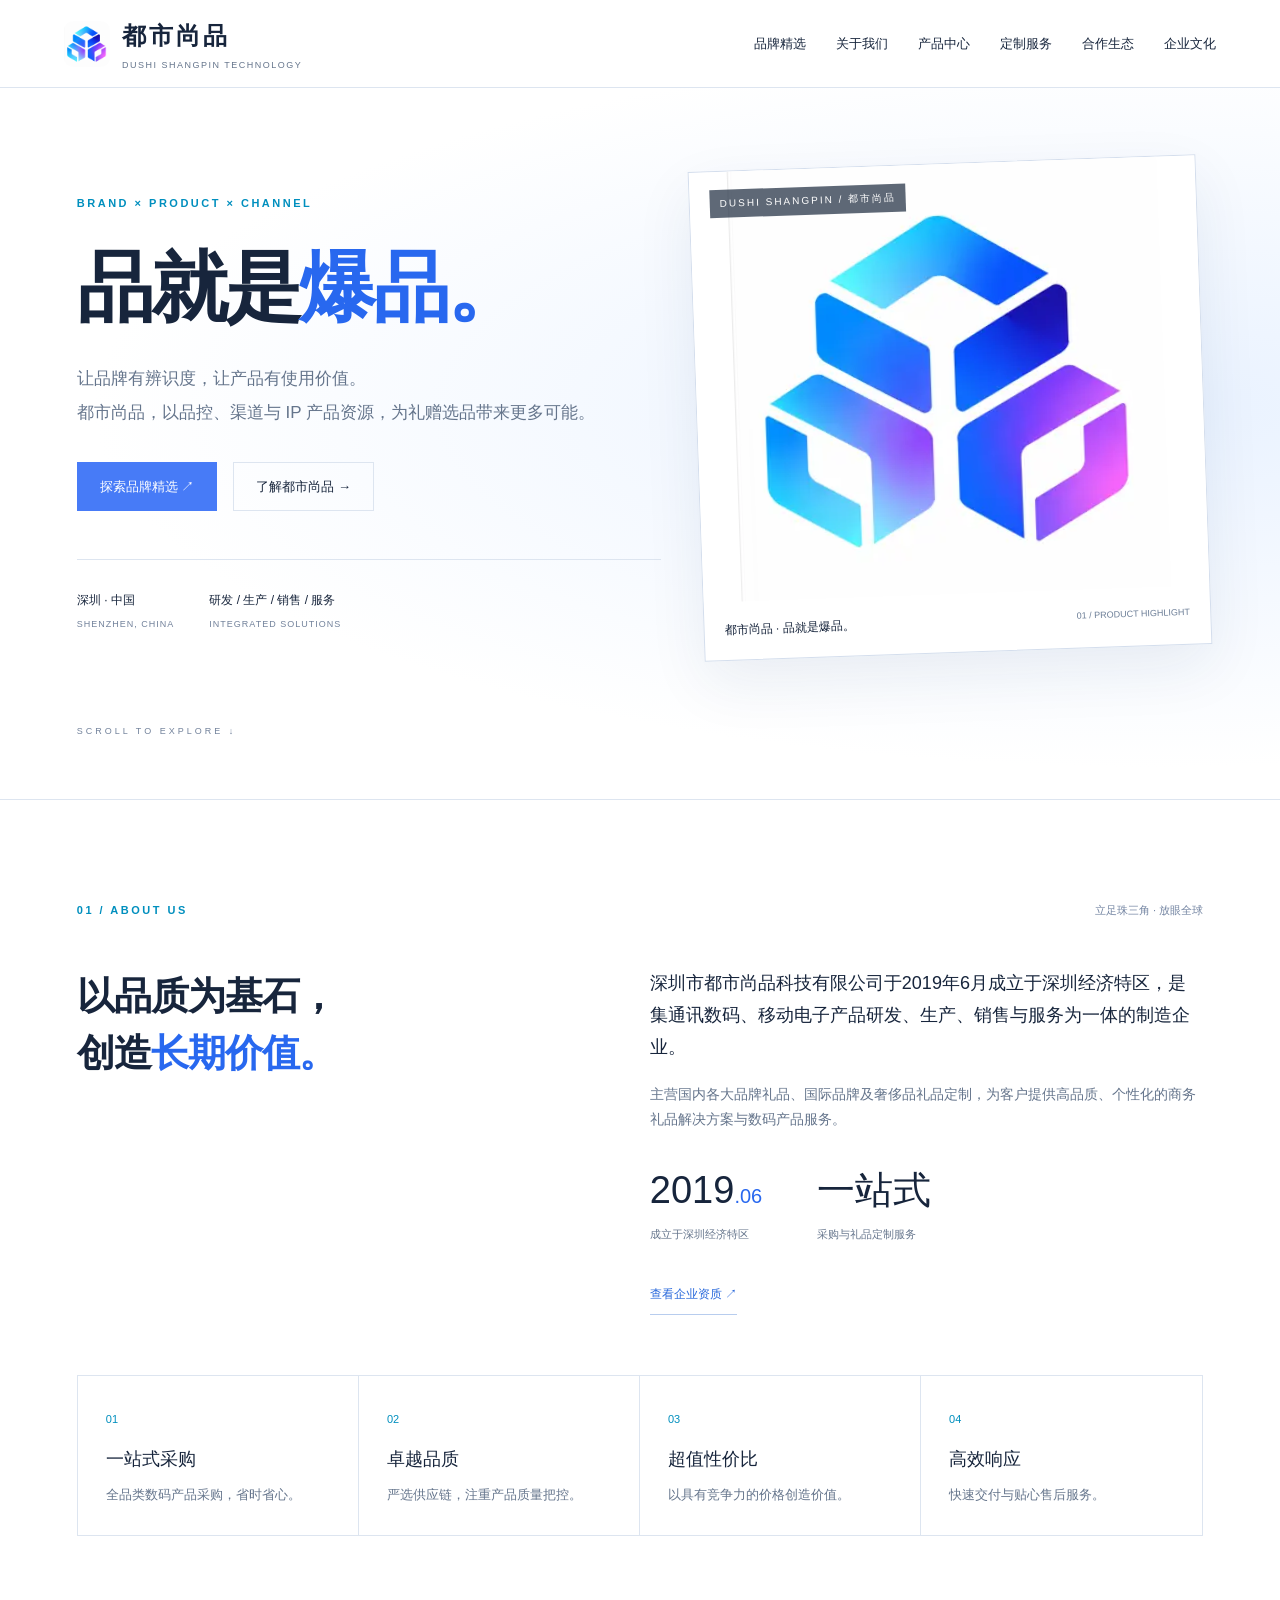
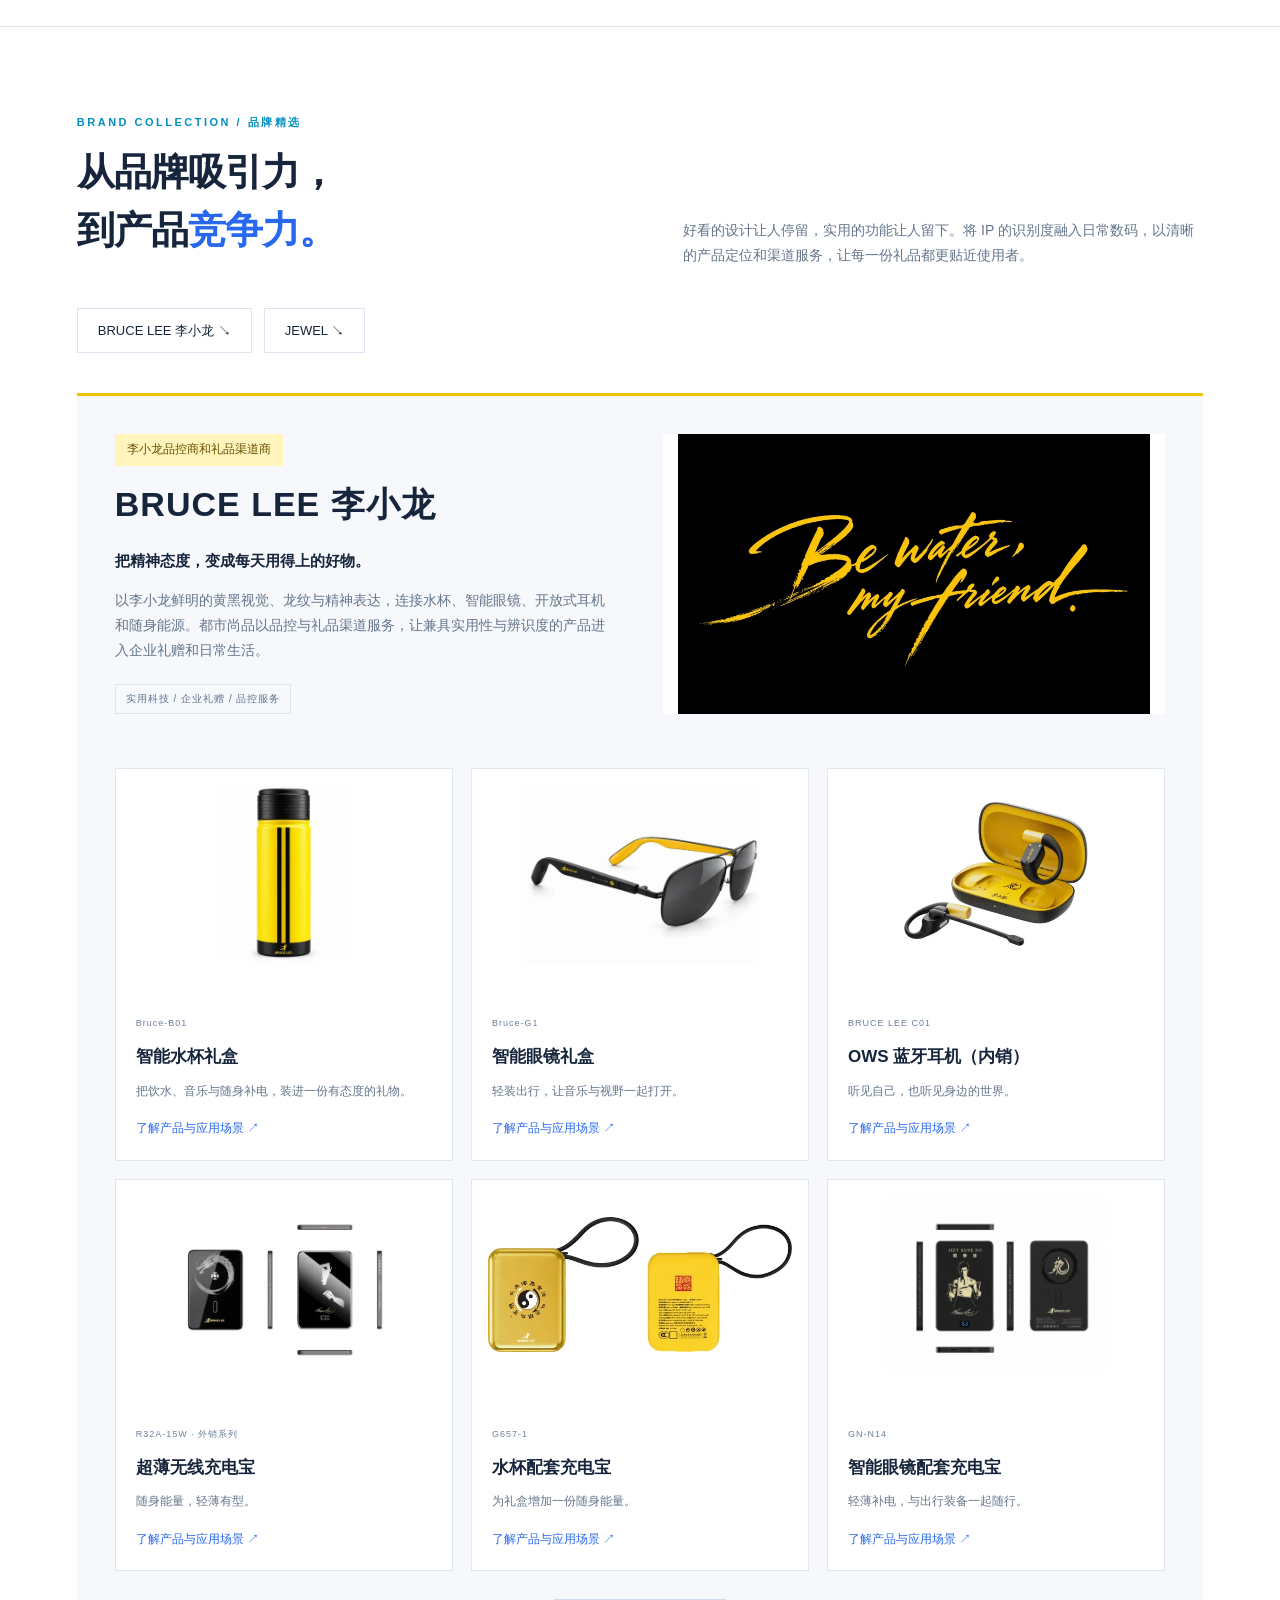
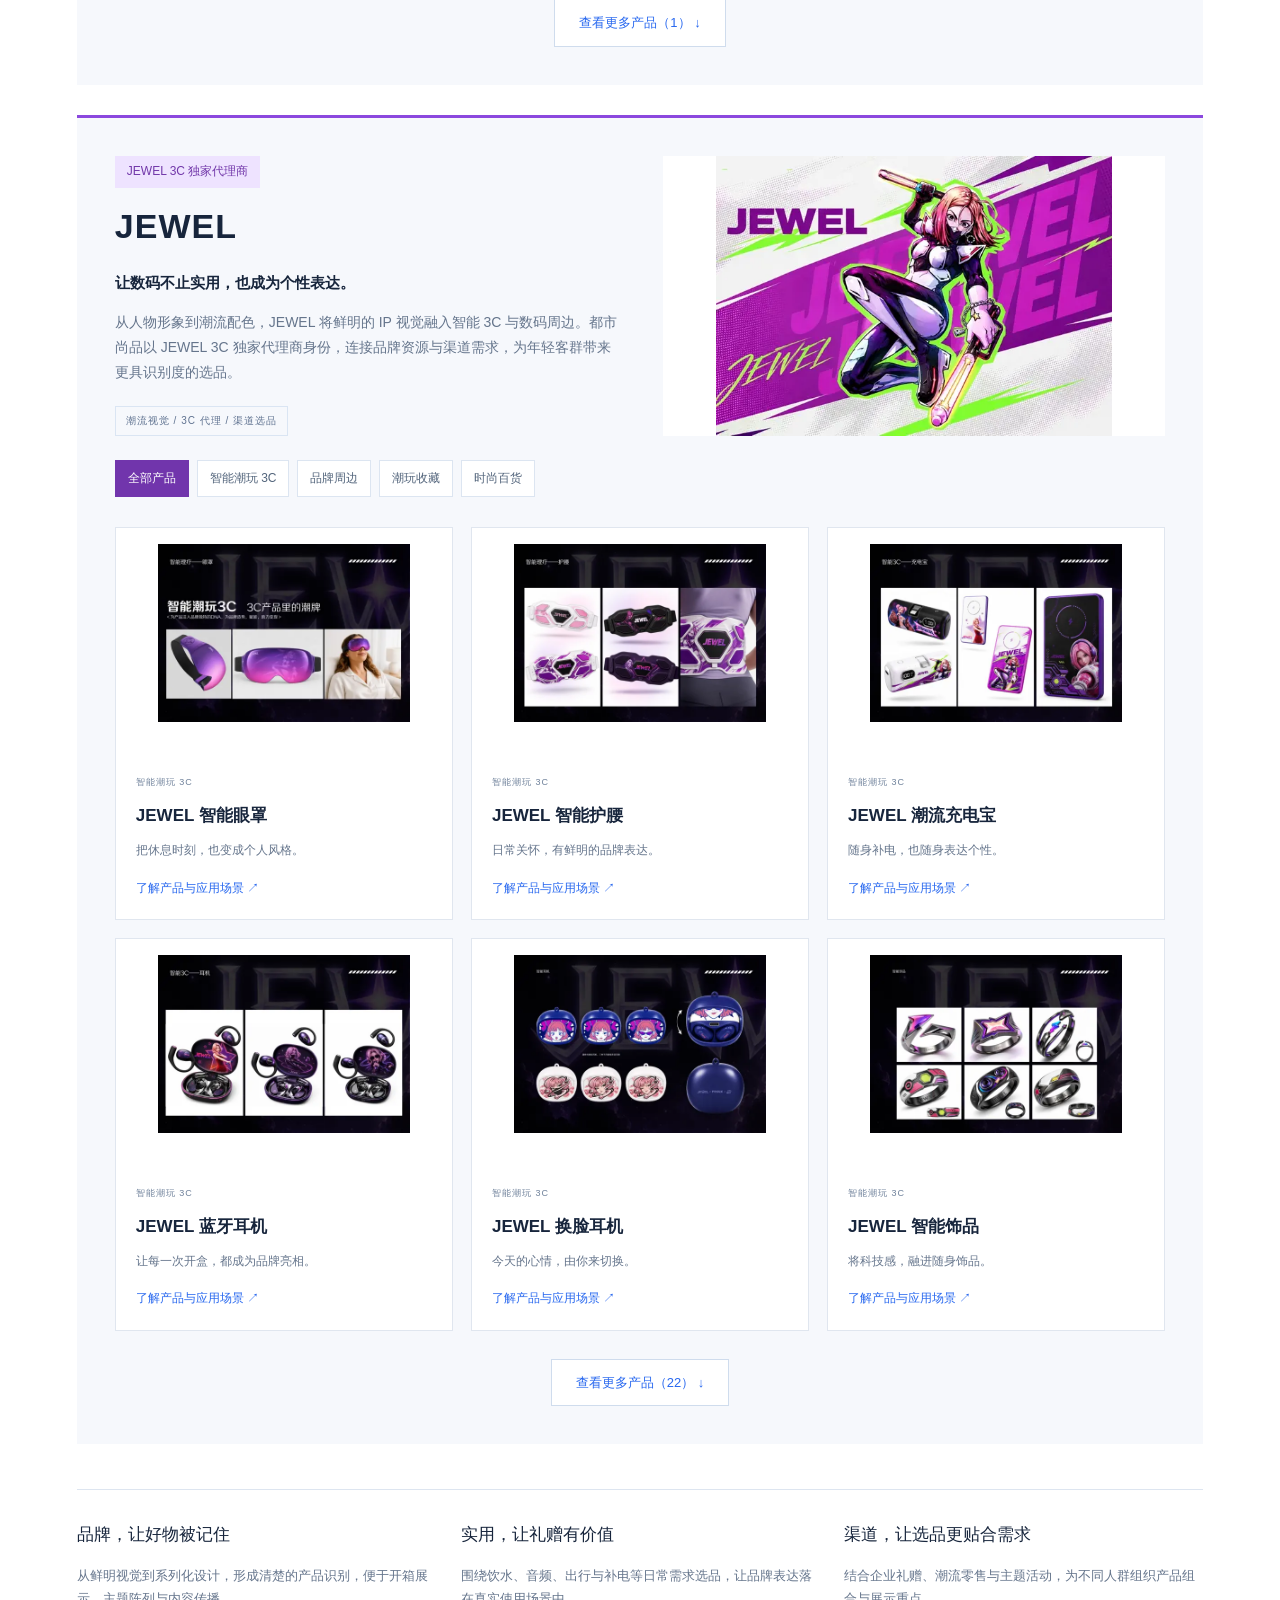
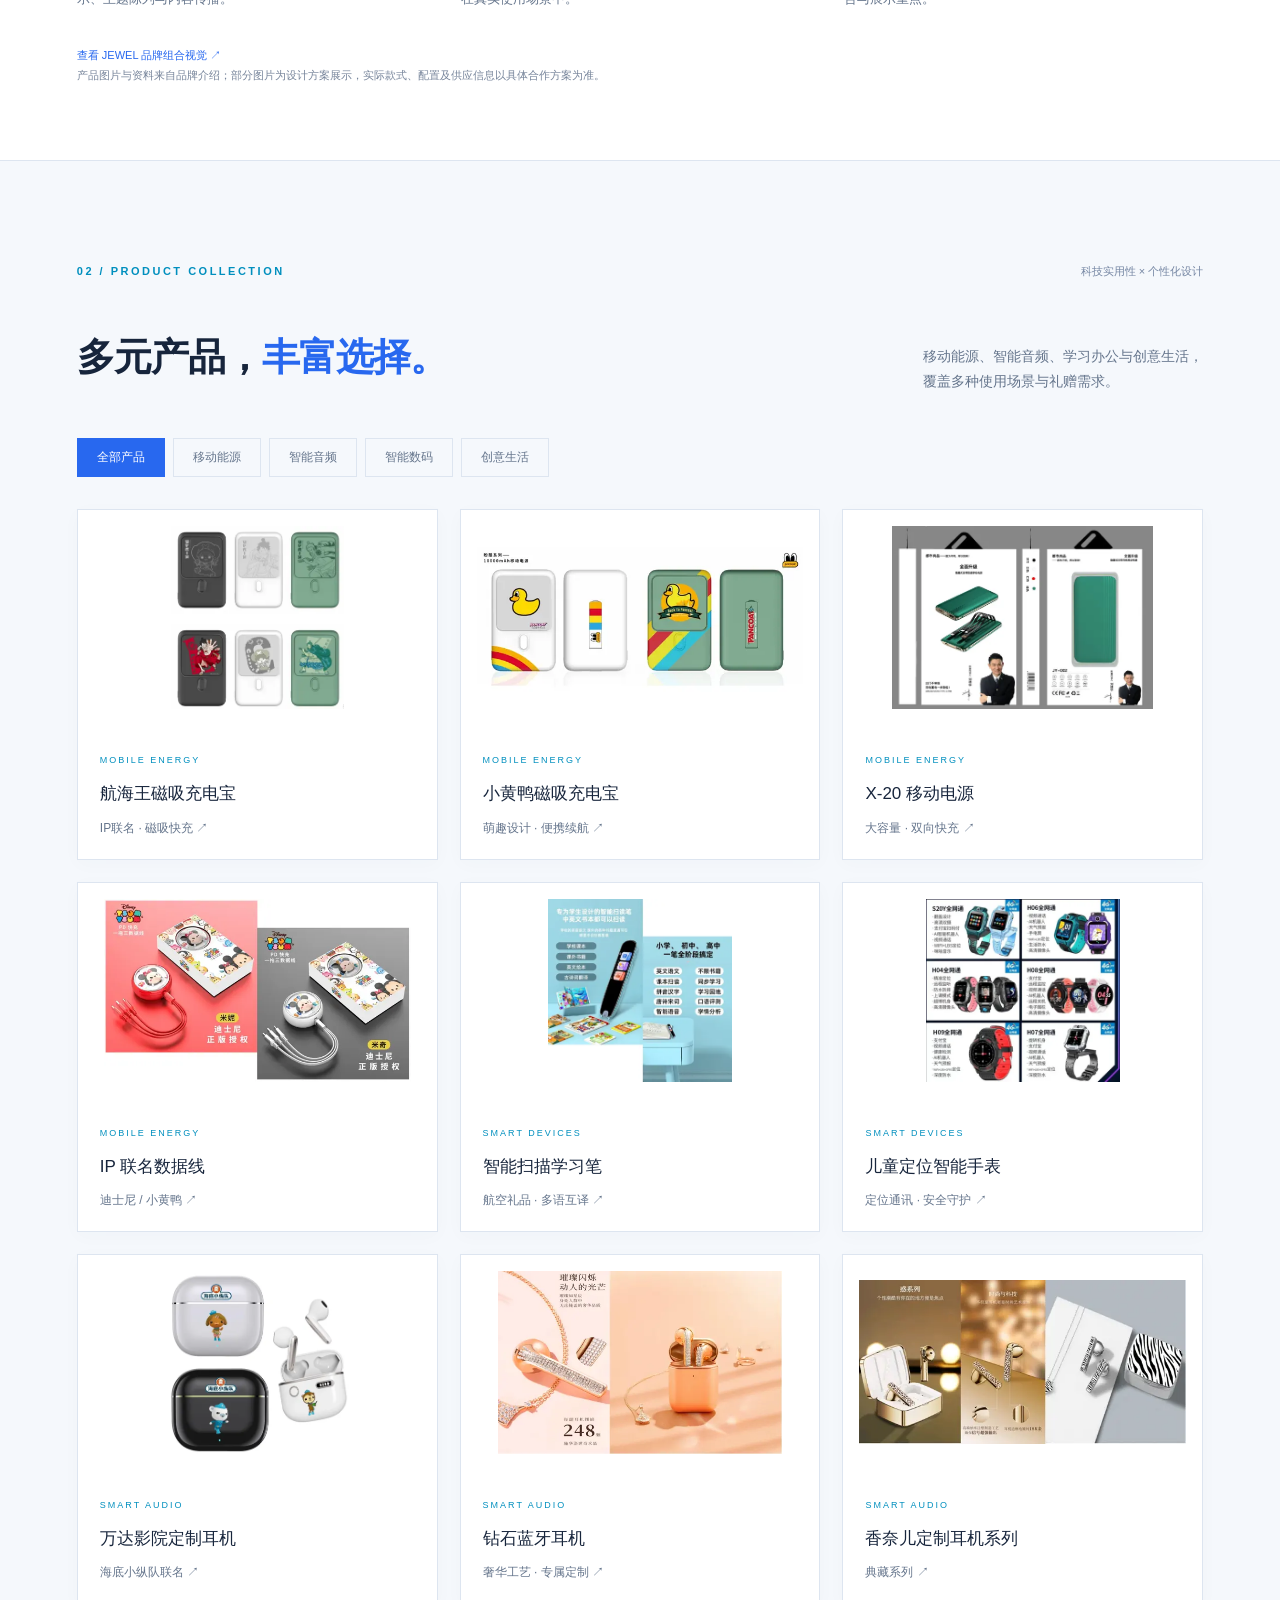
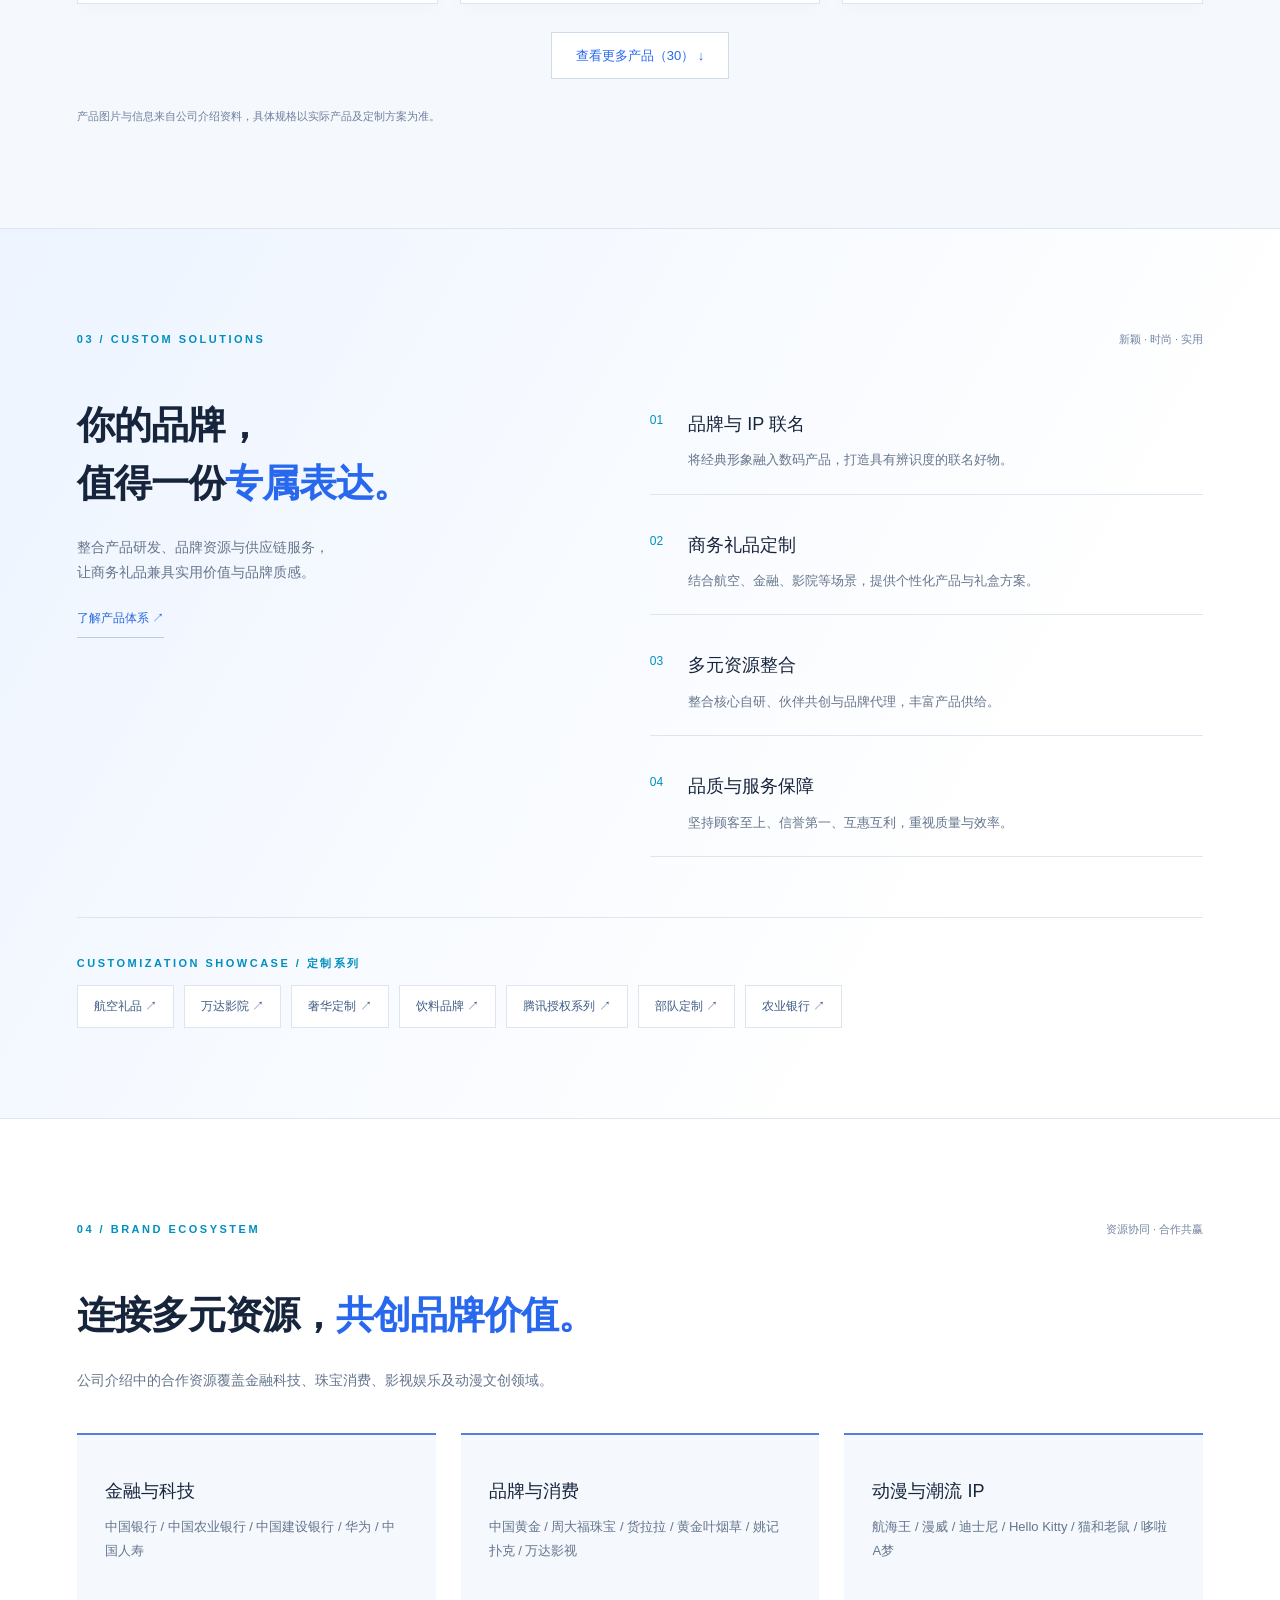
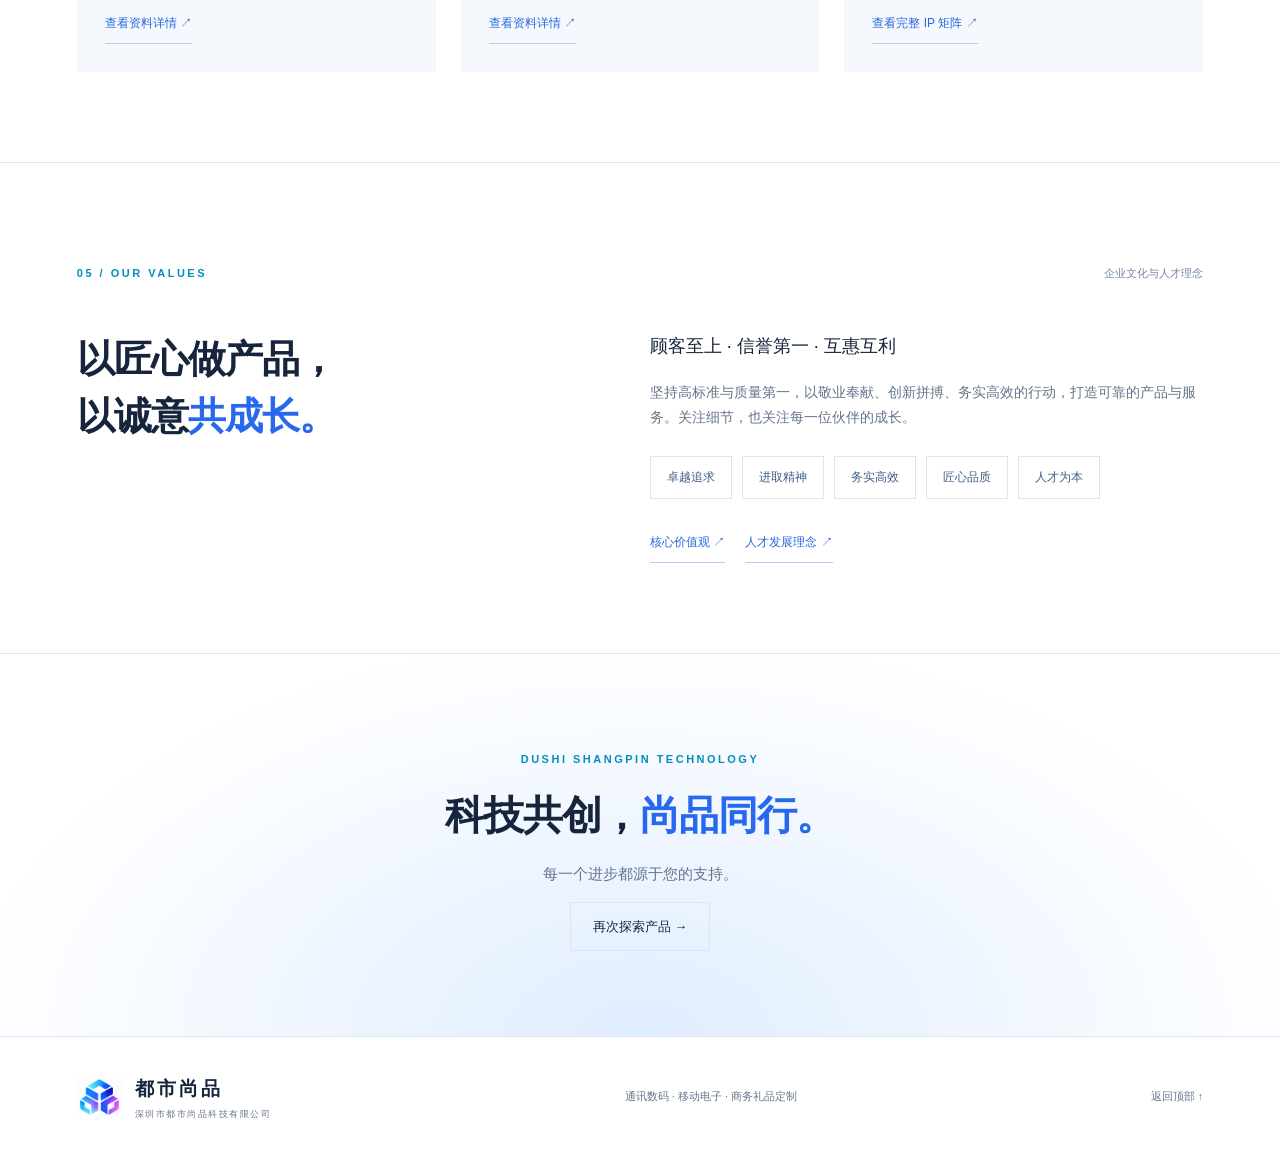
<file: index.html>
<!doctype html><html lang="zh-CN"><head><meta charset="UTF-8"><meta name="viewport" content="width=device-width,initial-scale=1"><meta name="theme-color" content="#ffffff"><meta name="description" content="深圳市都市尚品科技有限公司，专注移动数码产品研发、生产、销售及商务礼品定制。"><title>都市尚品科技 · 数码与礼品定制</title><link rel="icon" href="assets/logo.png"><link rel="stylesheet" href="style.css?v=20261028-2"></head><body>
<header><a class="brand" href="#home"><img src="assets/logo.png" alt="都市尚品Logo"><span>都市尚品<small>DUSHI SHANGPIN TECHNOLOGY</small></span></a><button id="menu" aria-expanded="false" aria-controls="nav" aria-label="展开导航">☰</button><nav id="nav"><a href="#about">关于我们</a><a href="#products">产品中心</a><a href="#service">定制服务</a><a href="#partners">合作生态</a><a href="#culture">企业文化</a></nav></header>
<main><section id="home" class="hero"><div><p class="eyebrow"><i></i> TECHNOLOGY × CUSTOMIZATION</p><h1>让科技融入生活<br>让礼品承载<span>心意。</span></h1><p class="lead">从移动数码到个性化商务礼品，<br>都市尚品以实用科技，连接品牌与生活。</p><div class="actions"><a class="primary" href="#products">探索产品矩阵 ↗</a><a class="secondary" href="#about">了解都市尚品 →</a></div><div class="hero-meta"><span>深圳 · 中国<small>SHENZHEN, CHINA</small></span><span>研发 / 生产 / 销售 / 服务<small>INTEGRATED SOLUTIONS</small></span></div></div><div class="hero-visual"><span class="orbit-label">SMART AUDIO / 精选数码</span><img src="assets/thumbs/cc83f7f3400d.webp" alt="都市尚品品牌标志" fetchpriority="high" decoding="async"><div class="visual-caption"><span>设计与科技，共鸣于此</span><small>01 / PRODUCT HIGHLIGHT</small></div></div><div class="scroll">SCROLL TO EXPLORE ↓</div></section>
<section id="about" class="section"><div class="section-top"><p class="eyebrow">01 / ABOUT US</p><span>立足珠三角 · 放眼全球</span></div><div class="split"><h2>以品质为基石，<br>创造<span>长期价值。</span></h2><div><p class="intro">深圳市都市尚品科技有限公司于2019年6月成立于深圳经济特区，是集通讯数码、移动电子产品研发、生产、销售与服务为一体的制造企业。</p><p class="muted">主营国内各大品牌礼品、国际品牌及奢侈品礼品定制，为客户提供高品质、个性化的商务礼品解决方案与数码产品服务。</p><div class="facts"><div><strong>2019<span>.06</span></strong><small>成立于深圳经济特区</small></div><div><strong>一站式</strong><small>采购与礼品定制服务</small></div></div><button class="text-link" data-slide="4">查看企业资质 ↗</button></div></div><div class="advantages"><article><em>01</em><h3>一站式采购</h3><p>全品类数码产品采购，省时省心。</p></article><article><em>02</em><h3>卓越品质</h3><p>严选供应链，注重产品质量把控。</p></article><article><em>03</em><h3>超值性价比</h3><p>以具有竞争力的价格创造价值。</p></article><article><em>04</em><h3>高效响应</h3><p>快速交付与贴心售后服务。</p></article></div></section>
<section id="products" class="section products"><div class="section-top"><p class="eyebrow">02 / PRODUCT COLLECTION</p><span>科技实用性 × 个性化设计</span></div><div class="title-row"><h2>多元产品，<span>丰富选择。</span></h2><p class="muted">移动能源、智能音频、学习办公与创意生活，<br>覆盖多种使用场景与礼赠需求。</p></div><div class="filters" role="group" aria-label="产品分类"><button class="active" data-filter="all">全部产品</button><button data-filter="power">移动能源</button><button data-filter="audio">智能音频</button><button data-filter="smart">智能数码</button><button data-filter="life">创意生活</button></div><div id="grid" class="grid"></div><p class="source-note">产品图片与信息来自公司介绍资料，具体规格以实际产品及定制方案为准。</p></section>
<section id="service" class="section service"><div class="section-top"><p class="eyebrow">03 / CUSTOM SOLUTIONS</p><span>新颖 · 时尚 · 实用</span></div><div class="split"><div><h2>你的品牌，<br>值得一份<span>专属表达。</span></h2><p class="muted">整合产品研发、品牌资源与供应链服务，<br>让商务礼品兼具实用价值与品牌质感。</p><button class="text-link" data-slide="5">了解产品体系 ↗</button></div><div class="service-list"><article><span>01</span><div><h3>品牌与 IP 联名</h3><p>将经典形象融入数码产品，打造具有辨识度的联名好物。</p></div></article><article><span>02</span><div><h3>商务礼品定制</h3><p>结合航空、金融、影院等场景，提供个性化产品与礼盒方案。</p></div></article><article><span>03</span><div><h3>多元资源整合</h3><p>整合核心自研、伙伴共创与品牌代理，丰富产品供给。</p></div></article><article><span>04</span><div><h3>品质与服务保障</h3><p>坚持顾客至上、信誉第一、互惠互利，重视质量与效率。</p></div></article></div></div><div class="cases"><p class="eyebrow">CUSTOMIZATION SHOWCASE / 定制系列</p><div id="case-list"></div></div></section>
<section id="partners" class="section"><div class="section-top"><p class="eyebrow">04 / BRAND ECOSYSTEM</p><span>资源协同 · 合作共赢</span></div><h2>连接多元资源，<span>共创品牌价值。</span></h2><p class="muted">公司介绍中的合作资源覆盖金融科技、珠宝消费、影视娱乐及动漫文创领域。</p><div class="ecosystem"><article><h3>金融与科技</h3><p>中国银行 / 中国农业银行 / 中国建设银行 / 华为 / 中国人寿</p><button class="text-link" data-slide="43">查看资料详情 ↗</button></article><article><h3>品牌与消费</h3><p>中国黄金 / 周大福珠宝 / 货拉拉 / 黄金叶烟草 / 姚记扑克 / 万达影视</p><button class="text-link" data-slide="42">查看资料详情 ↗</button></article><article><h3>动漫与潮流 IP</h3><p>航海王 / 漫威 / 迪士尼 / Hello Kitty / 猫和老鼠 / 哆啦A梦</p><button class="text-link" data-slide="44">查看完整 IP 矩阵 ↗</button></article></div></section>
<section id="culture" class="section culture"><div class="section-top"><p class="eyebrow">05 / OUR VALUES</p><span>企业文化与人才理念</span></div><div class="split"><h2>以匠心做产品，<br>以诚意<span>共成长。</span></h2><div><p class="intro">顾客至上 · 信誉第一 · 互惠互利</p><p class="muted">坚持高标准与质量第一，以敬业奉献、创新拼搏、务实高效的行动，打造可靠的产品与服务。关注细节，也关注每一位伙伴的成长。</p><div class="value-tags"><span>卓越追求</span><span>进取精神</span><span>务实高效</span><span>匠心品质</span><span>人才为本</span></div><button class="text-link" data-slide="45">核心价值观 ↗</button><button class="text-link" data-slide="46">人才发展理念 ↗</button></div></div></section>
<section class="closing"><p class="eyebrow">DUSHI SHANGPIN TECHNOLOGY</p><h2>科技共创，<span>尚品同行。</span></h2><p>每一个进步都源于您的支持。</p><a class="secondary" href="#products">再次探索产品 →</a></section></main><footer><a class="brand" href="#home"><img src="assets/logo.png" alt=""><span>都市尚品<small>深圳市都市尚品科技有限公司</small></span></a><p>通讯数码 · 移动电子 · 商务礼品定制</p><a href="#home">返回顶部 ↑</a></footer><dialog id="detail"><button class="close" aria-label="关闭详情">×</button><div id="detail-body"></div></dialog><script src="content.js?v=20261028-2"></script><script src="image-map.js?v=20261102-speed1"></script><script src="image-performance.js?v=20261102-speed1"></script><script src="app.js?v=20261028-2"></script><script src="brands.js?v=20261102-speed1" defer></script><script src="catalog-update.js?v=20261102-power2" defer></script></body></html>
</file>
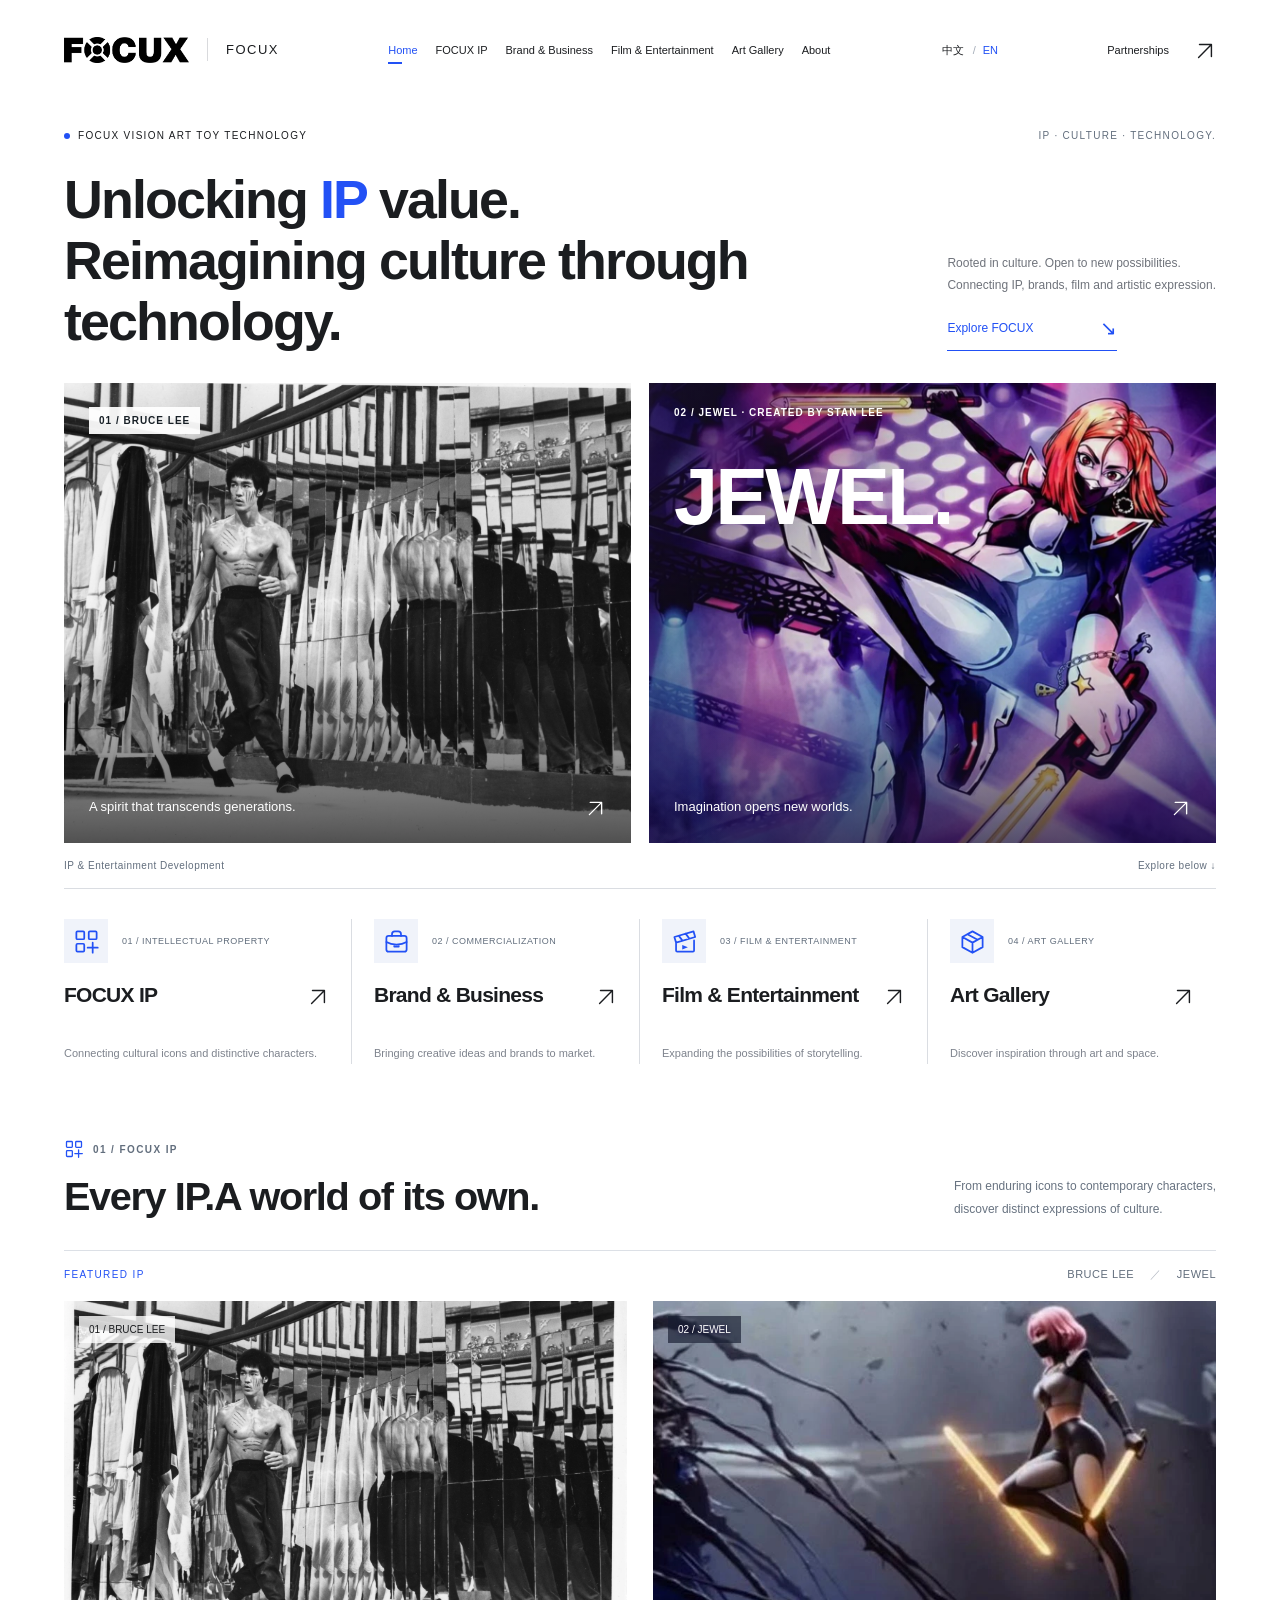
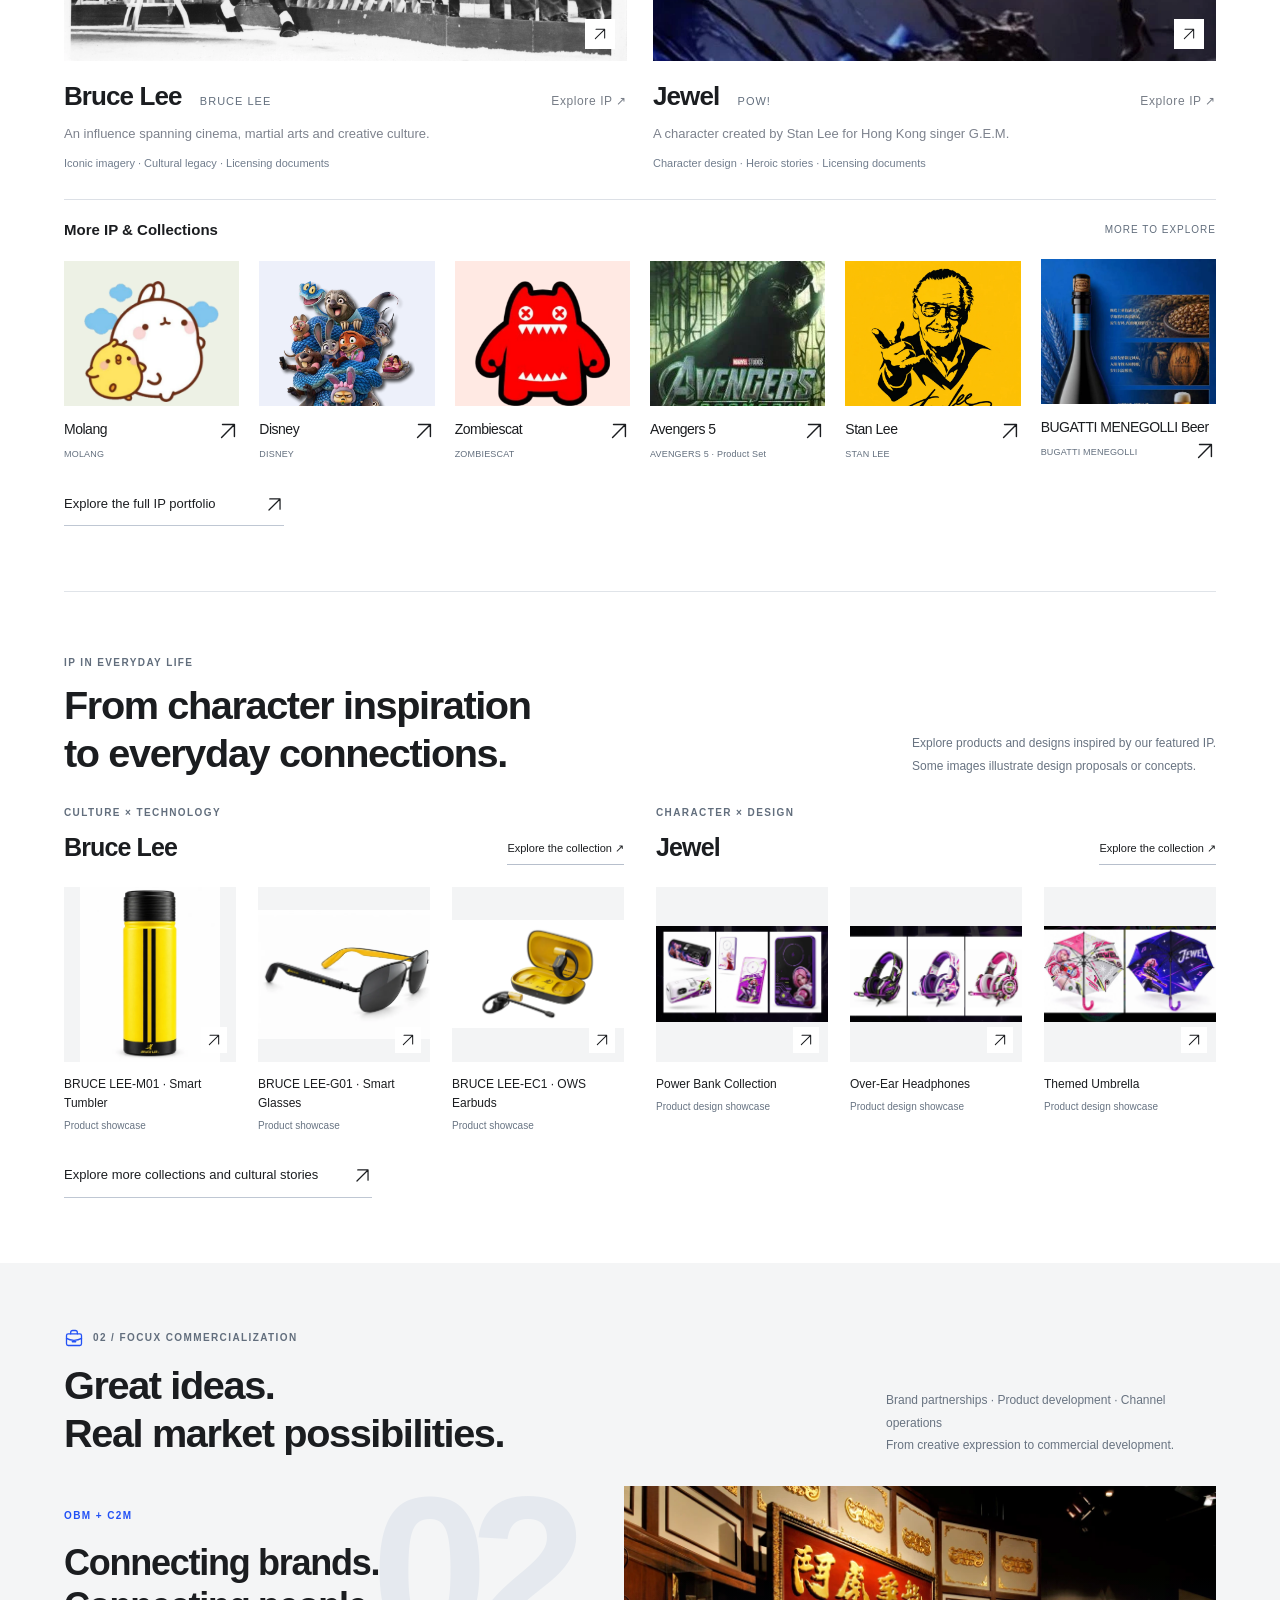
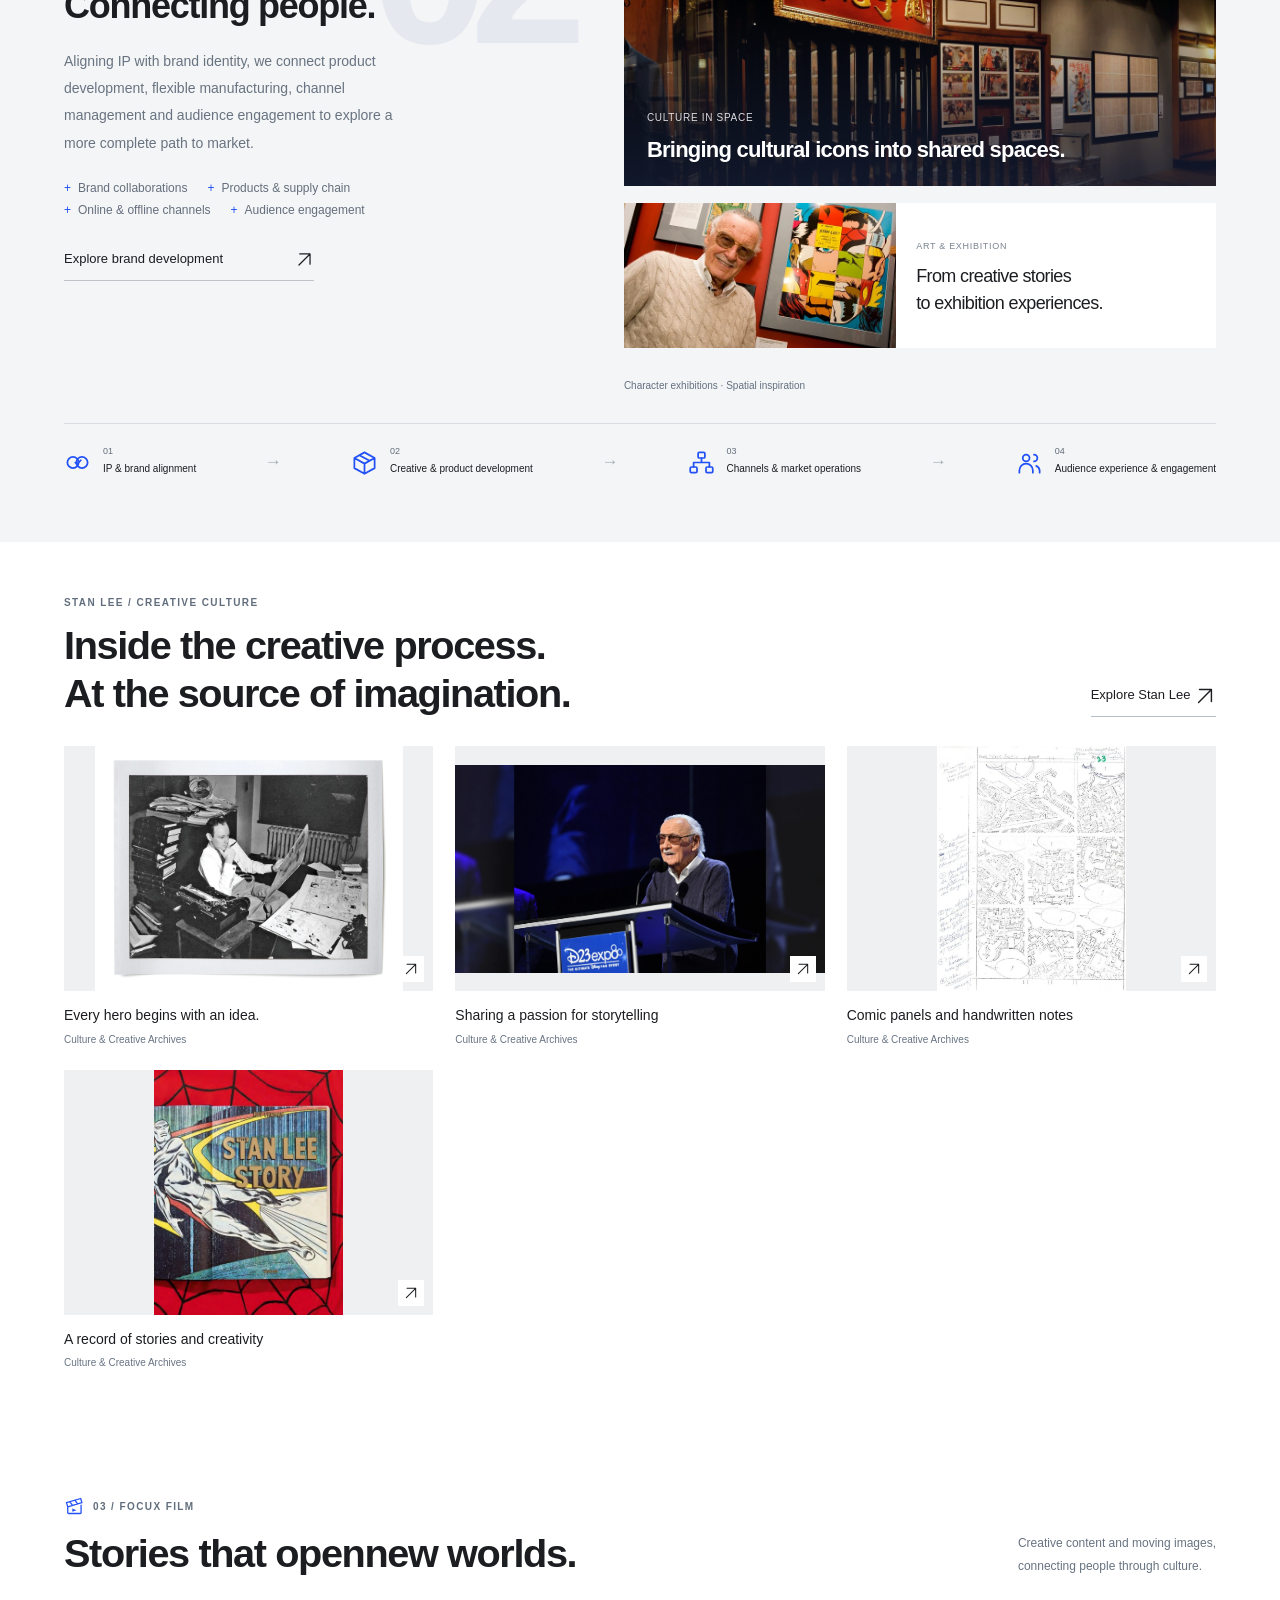
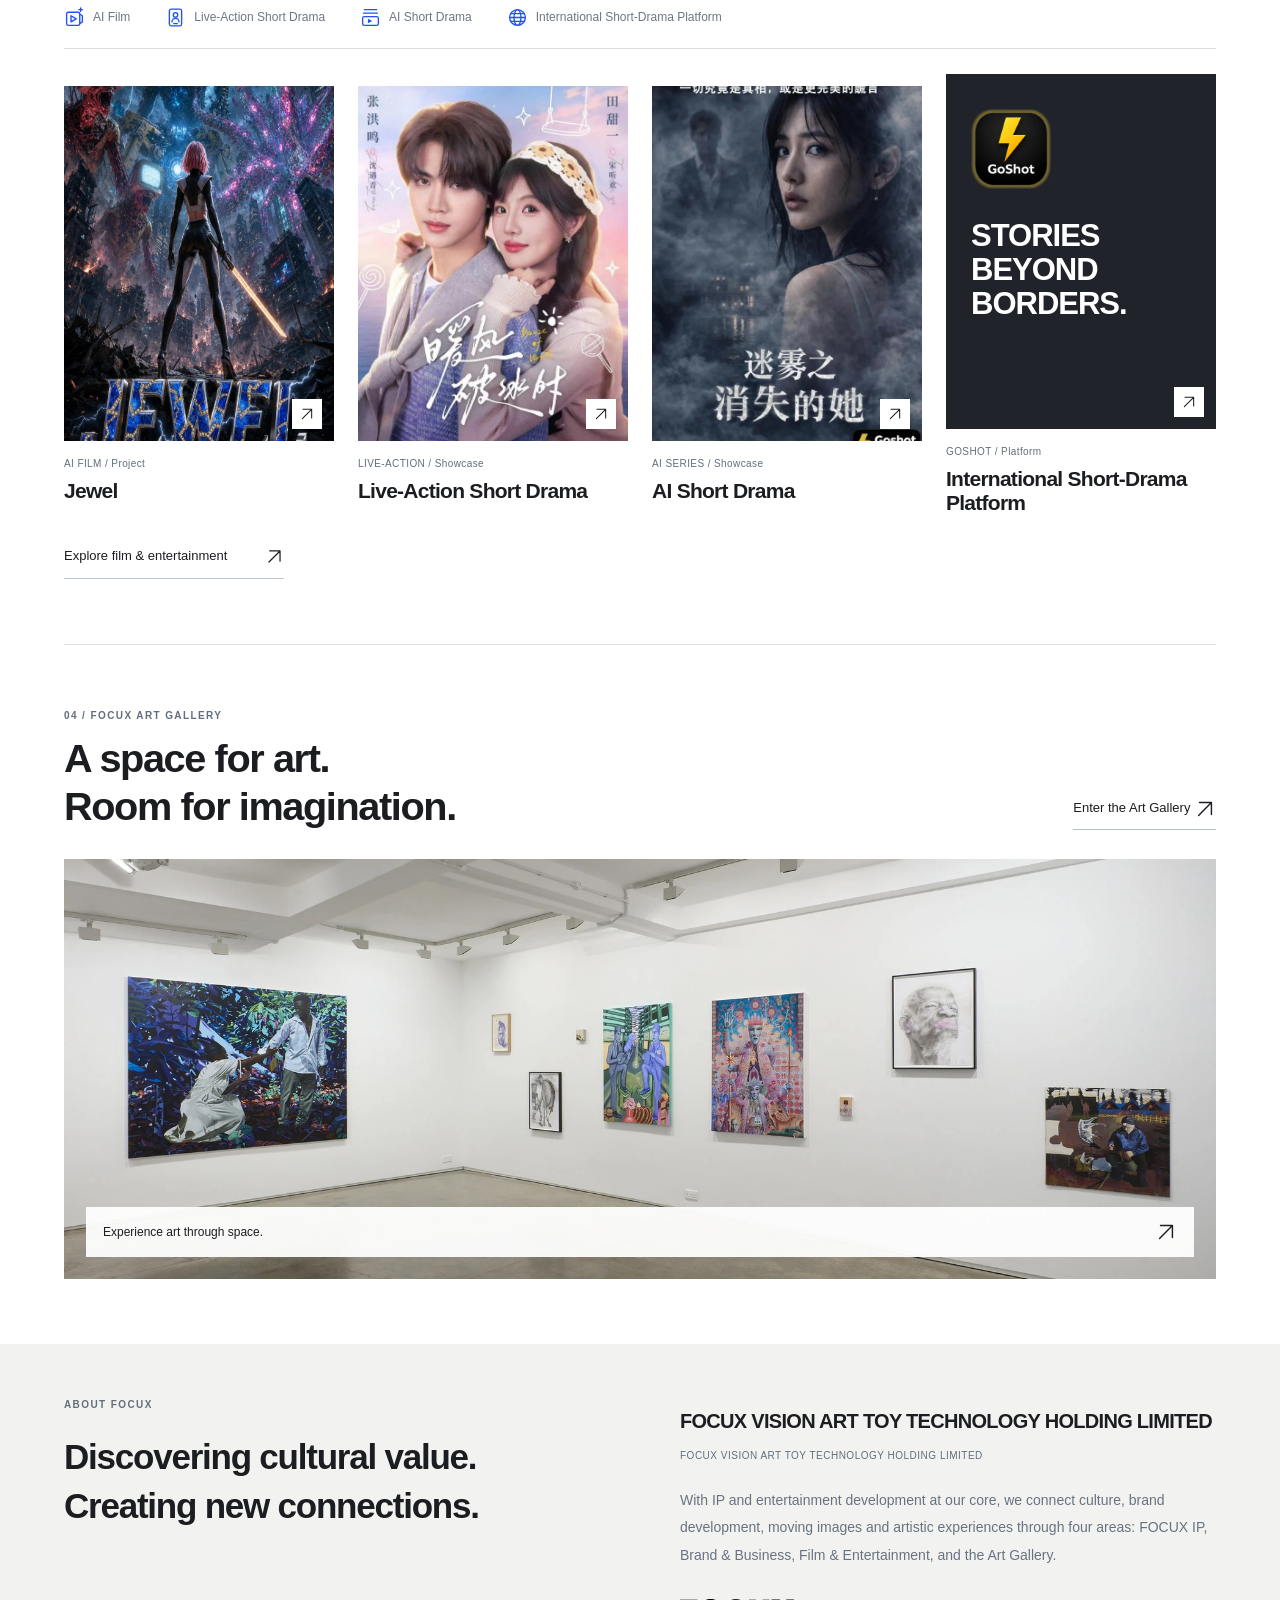
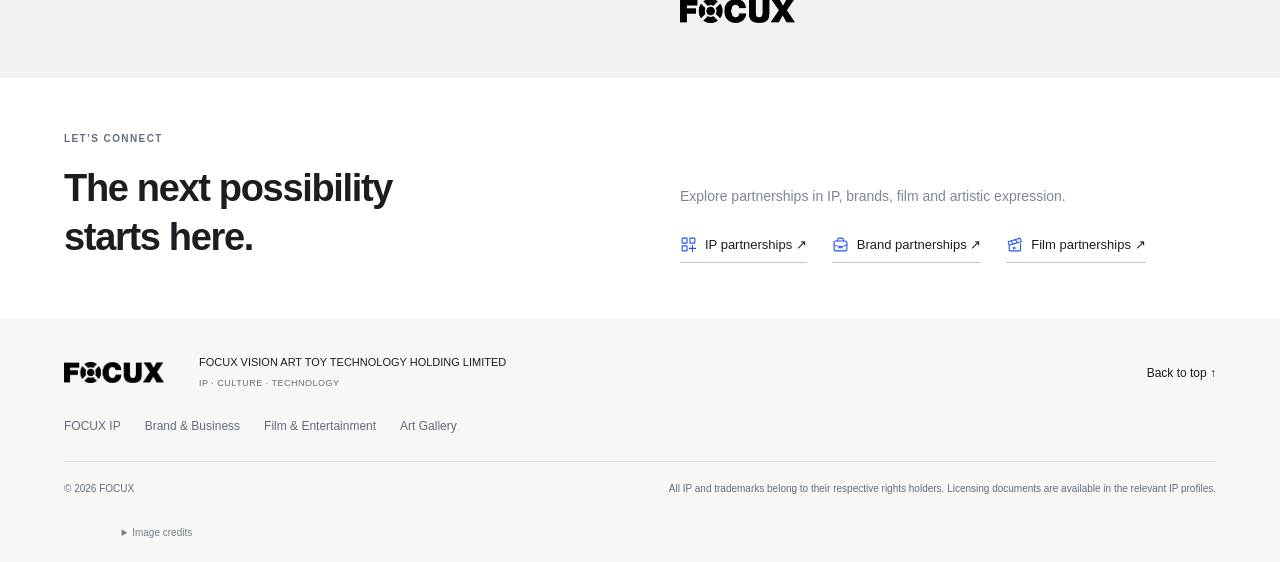
<file: en/index.html>
<!doctype html><html lang="en"><head><meta charset="UTF-8"><meta name="viewport" content="width=device-width,initial-scale=1"><meta name="description" content="FOCUX VISION ART TOY TECHNOLOGY HOLDING LIMITED. Connecting IP, culture and technology through brands, film and art."><meta name="theme-color" content="#ffffff"><title>FOCUX | IP, Brands, Film & Art</title><link rel="stylesheet" href="../assets/home.css?v=20261109-10"><script defer src="../assets/galleries-en.js?v=20261109-10"></script><script defer src="../assets/home-en.js?v=20261109-10"></script><script src="../assets/language.js?v=20261109-10" defer></script><link rel="canonical" href="https://focux-art.com/en/"><link rel="alternate" hreflang="zh-CN" href="https://focux-art.com/"><link rel="alternate" hreflang="en" href="https://focux-art.com/en/"><link rel="alternate" hreflang="x-default" href="https://focux-art.com/"></head><body><svg xmlns="http://www.w3.org/2000/svg" class="icon-definitions" width="0" height="0" aria-hidden="true" focusable="false"><defs><symbol id="focux-ip" viewBox="0 0 24 24"><rect x="3" y="3" width="7" height="7" rx="1"/><rect x="14" y="3" width="7" height="7" rx="1"/><rect x="3" y="14" width="7" height="7" rx="1"/><path d="M17.5 13v9m-4.5-4.5h9"/></symbol><symbol id="focux-commerce" viewBox="0 0 24 24"><path d="M8 7V5.5A2.5 2.5 0 0 1 10.5 3h3A2.5 2.5 0 0 1 16 5.5V7"/><rect x="3" y="7" width="18" height="14" rx="2"/><path d="M3 12.5c5 3 13 3 18 0M10 14.5v2h4v-2"/></symbol><symbol id="focux-film" viewBox="0 0 24 24"><path d="m3 8 17-5 1.5 5L4.5 13zM7 7l3 4m3-6 3 4M4.5 13v7a1 1 0 0 0 1 1h14a1 1 0 0 0 1-1V11"/><path d="m10 15 5 2-5 2z" fill="currentColor" stroke="none"/></symbol><symbol id="focux-match" viewBox="0 0 24 24"><circle cx="8" cy="12" r="5"/><circle cx="16" cy="12" r="5"/><path d="m10 12 1.5 1.5L15 10"/></symbol><symbol id="focux-design" viewBox="0 0 24 24"><path d="m12 3 9 5-9 5-9-5zM3 8v9l9 5 9-5V8M12 13v9M7.5 5.5l9 5"/></symbol><symbol id="focux-channels" viewBox="0 0 24 24"><rect x="9" y="3" width="6" height="5" rx="1"/><rect x="2" y="16" width="6" height="5" rx="1"/><rect x="16" y="16" width="6" height="5" rx="1"/><path d="M12 8v4m-7 4v-4h14v4"/></symbol><symbol id="focux-users" viewBox="0 0 24 24"><circle cx="9" cy="8" r="3"/><path d="M3 21v-2a6 6 0 0 1 12 0v2M16 5a3 3 0 0 1 0 6m2 4a5 5 0 0 1 3 4v2"/></symbol><symbol id="focux-ai-film" viewBox="0 0 24 24"><rect x="3" y="6" width="15" height="15" rx="2"/><path d="m8 10 6 3.5L8 17zM18 8l3 2v7l-3 2M19 1v4m-2-2h4"/></symbol><symbol id="focux-live" viewBox="0 0 24 24"><rect x="5" y="2.5" width="14" height="19" rx="2"/><circle cx="12" cy="9" r="2.5"/><path d="M8 17a4 4 0 0 1 8 0M10 19h4"/></symbol><symbol id="focux-ai-series" viewBox="0 0 24 24"><path d="M5 3h14M4 7h16"/><rect x="3" y="11" width="18" height="10" rx="2"/><path d="m9 13.5 5 2.5-5 2.5z" fill="currentColor" stroke="none"/></symbol><symbol id="focux-globe" viewBox="0 0 24 24"><circle cx="12" cy="12" r="9"/><ellipse cx="12" cy="12" rx="4" ry="9"/><path d="M3 12h18M4.5 7.5h15m-15 9h15"/></symbol><symbol id="focux-authorization" viewBox="0 0 24 24"><path d="m12 2 8 3v6c0 5-4 8.5-8 11-4-2.5-8-6-8-11V5z"/><path d="m8 11.5 2.5 2.5 5.5-6"/></symbol><symbol id="focux-arrow-up-right" viewBox="0 0 24 24"><path d="M5 19 19 5M6 5h13v13"/></symbol><symbol id="focux-arrow-right" viewBox="0 0 24 24"><path d="M3 12h18m-7-7 7 7-7 7"/></symbol><symbol id="focux-arrow-down" viewBox="0 0 24 24"><path d="M12 3v18m-7-7 7 7 7-7"/></symbol><symbol id="focux-menu" viewBox="0 0 24 24"><path d="M4 6h16M4 12h16M4 18h16"/></symbol><symbol id="focux-close" viewBox="0 0 24 24"><path d="m6 6 12 12M6 18 18 6"/></symbol><symbol id="focux-zoom" viewBox="0 0 24 24"><circle cx="10" cy="10" r="6.5"/><path d="m15 15 6 6M7 10h6m-3-3v6"/></symbol></defs></svg><a class="skip-link" href="#top">Skip to content</a><header><a href="index.html" class="identity" aria-label="FOCUX home"><img src="../assets/home/focux-logo.webp" alt="FOCUX" width="1812" height="379" decoding="async"><span>FOCUX</span></a><button class="menu-toggle" aria-expanded="false" aria-controls="main-nav">Menu <svg class="ui-icon" aria-hidden="true" focusable="false" viewBox="0 0 24 24"><use href="#focux-menu"></use></svg></button><nav id="main-nav"><a href="index.html" class="current" aria-current="page">Home</a><a href="ip.html">FOCUX IP</a><a href="business.html">Brand & Business</a><a href="film.html">Film & Entertainment</a><a href="art.html">Art Gallery</a><a href="index.html#about">About</a></nav><div class="language-switch" aria-label="Language"><a href="../index.html" lang="zh-CN" hreflang="zh-CN" data-language-switch="zh-CN">中文</a><i>/</i><span aria-current="true">EN</span></div><a class="contact-link" href="index.html#cooperate">Partnerships <span><svg class="ui-icon" aria-hidden="true" focusable="false" viewBox="0 0 24 24"><use href="#focux-arrow-up-right"></use></svg></span></a></header><main id="top"><section class="hero container"><div class="hero-topline"><span><i></i> FOCUX VISION ART TOY TECHNOLOGY</span><span>IP · CULTURE · TECHNOLOGY.</span></div><div class="hero-title"><h1>Unlocking <span class="slogan-ip">IP</span> value.<br><span class="slogan-culture">Reimagining culture through technology.</span></h1><div class="hero-description"><p>Rooted in culture. Open to new possibilities.<br>Connecting IP, brands, film and artistic expression.</p><a class="line-link" href="#ip">Explore FOCUX <span>↘</span></a></div></div><div class="hero-stage hero-stage-featured"><a class="hero-bruce" href="#ip-bruce" aria-label="Explore featured IP: Bruce Lee"><span class="stage-label">01 / BRUCE LEE</span><img src="../assets/home/bruce-mirror-scene.webp" alt="Bruce Lee archival photograph" fetchpriority="high" width="1800" height="1260" decoding="async"><span class="stage-caption">A spirit that transcends generations. <b><svg class="ui-icon" aria-hidden="true" focusable="false" viewBox="0 0 24 24"><use href="#focux-arrow-up-right"></use></svg></b></span></a><a class="hero-jewel" href="#ip-jewel" aria-label="Explore featured IP: Jewel"><img src="../assets/jewel.webp" alt="Jewel character artwork" width="1199" height="1200" decoding="async"><span class="stage-label">02 / JEWEL · CREATED BY STAN LEE</span><strong>JEWEL.</strong><span class="stage-caption">Imagination opens new worlds. <b><svg class="ui-icon" aria-hidden="true" focusable="false" viewBox="0 0 24 24"><use href="#focux-arrow-up-right"></use></svg></b></span></a></div><div class="hero-bottom"><span>IP & Entertainment Development</span><span>Explore below ↓</span></div></section><section class="pillars container" aria-label="Four areas of focus"><a href="ip.html"><div class="pillar-top"><span class="pillar-symbol"><svg class="ui-icon" aria-hidden="true" focusable="false" viewBox="0 0 24 24"><use href="#focux-ip"></use></svg></span><small>01 / INTELLECTUAL PROPERTY</small></div><h2>FOCUX IP <b><svg class="ui-icon" aria-hidden="true" focusable="false" viewBox="0 0 24 24"><use href="#focux-arrow-up-right"></use></svg></b></h2><p>Connecting cultural icons and distinctive characters.</p></a><a href="business.html"><div class="pillar-top"><span class="pillar-symbol"><svg class="ui-icon" aria-hidden="true" focusable="false" viewBox="0 0 24 24"><use href="#focux-commerce"></use></svg></span><small>02 / COMMERCIALIZATION</small></div><h2>Brand & Business <b><svg class="ui-icon" aria-hidden="true" focusable="false" viewBox="0 0 24 24"><use href="#focux-arrow-up-right"></use></svg></b></h2><p>Bringing creative ideas and brands to market.</p></a><a href="film.html"><div class="pillar-top"><span class="pillar-symbol"><svg class="ui-icon" aria-hidden="true" focusable="false" viewBox="0 0 24 24"><use href="#focux-film"></use></svg></span><small>03 / FILM & ENTERTAINMENT</small></div><h2>Film & Entertainment <b><svg class="ui-icon" aria-hidden="true" focusable="false" viewBox="0 0 24 24"><use href="#focux-arrow-up-right"></use></svg></b></h2><p>Expanding the possibilities of storytelling.</p></a><a href="art.html"><div class="pillar-top"><span class="pillar-symbol"><svg class="ui-icon" aria-hidden="true" focusable="false" viewBox="0 0 24 24"><use href="#focux-design"></use></svg></span><small>04 / ART GALLERY</small></div><h2>Art Gallery <b><svg class="ui-icon" aria-hidden="true" focusable="false" viewBox="0 0 24 24"><use href="#focux-arrow-up-right"></use></svg></b></h2><p>Discover inspiration through art and space.</p></a></section><section class="ip-section container section" id="ip"><div class="section-head"><div><p class="eyebrow icon-eyebrow"><svg class="ui-icon" aria-hidden="true" focusable="false" viewBox="0 0 24 24"><use href="#focux-ip"></use></svg>01 / FOCUX IP</p><h2>Every IP.<br class="mobile-break">A world of its own.</h2></div><p class="section-intro">From enduring icons to contemporary characters,<br>discover distinct expressions of culture.</p></div><div class="featured-ip-heading"><span>FEATURED IP</span><p>BRUCE LEE <i>／</i> JEWEL</p></div><div class="ip-grid featured-ip-grid"><button class="ip-card ip-bruce" id="ip-bruce" data-ip="bruce"><div class="ip-image"><img src="../assets/home/bruce-mirror-scene.webp" alt="Bruce Lee in the hall of mirrors" loading="lazy" width="1281" height="1600" decoding="async"><span>01 / BRUCE LEE</span><b><svg class="ui-icon" aria-hidden="true" focusable="false" viewBox="0 0 24 24"><use href="#focux-arrow-up-right"></use></svg></b></div><div class="ip-caption"><h3>Bruce Lee <em>BRUCE LEE</em></h3><span>Explore IP ↗</span></div><p>An influence spanning cinema, martial arts and creative culture.</p><small>Iconic imagery · Cultural legacy · Licensing documents</small></button><button class="ip-card ip-jewel" id="ip-jewel" data-ip="jewel"><div class="ip-image"><img src="../assets/home/jewel-world.webp" alt="Jewel character-world artwork" loading="lazy" width="807" height="807" decoding="async"><span>02 / JEWEL</span><b><svg class="ui-icon" aria-hidden="true" focusable="false" viewBox="0 0 24 24"><use href="#focux-arrow-up-right"></use></svg></b></div><div class="ip-caption"><h3>Jewel <em>POW!</em></h3><span>Explore IP ↗</span></div><p>A character created by Stan Lee for Hong Kong singer G.E.M.</p><small>Character design · Heroic stories · Licensing documents</small></button></div><div class="secondary-ip-heading"><p>More IP & Collections</p><span>MORE TO EXPLORE</span></div><div class="secondary-ip-grid"><button data-ip="molang"><div class="secondary-visual secondary-molang"><img src="../assets/molang.webp" alt="Molang" loading="lazy" width="651" height="586" decoding="async"></div><h3>Molang <b><svg class="ui-icon" aria-hidden="true" focusable="false" viewBox="0 0 24 24"><use href="#focux-arrow-up-right"></use></svg></b></h3><small>MOLANG</small></button><button data-ip="disney"><div class="secondary-visual secondary-disney"><img src="../assets/disney.webp" alt="Disney" loading="lazy" width="1065" height="1200" decoding="async"></div><h3>Disney <b><svg class="ui-icon" aria-hidden="true" focusable="false" viewBox="0 0 24 24"><use href="#focux-arrow-up-right"></use></svg></b></h3><small>DISNEY</small></button><button data-ip="cat"><div class="secondary-visual secondary-cat"><img src="../assets/cat.webp" alt="Zombiescat" loading="lazy" width="426" height="396" decoding="async"></div><h3>Zombiescat <b><svg class="ui-icon" aria-hidden="true" focusable="false" viewBox="0 0 24 24"><use href="#focux-arrow-up-right"></use></svg></b></h3><small>ZOMBIESCAT</small></button><button data-ip="avengers"><div class="secondary-visual secondary-avengers"><img src="../assets/home/avengers.webp" alt="Avengers 5" loading="lazy" width="250" height="377" decoding="async"></div><h3>Avengers 5 <b><svg class="ui-icon" aria-hidden="true" focusable="false" viewBox="0 0 24 24"><use href="#focux-arrow-up-right"></use></svg></b></h3><small>AVENGERS 5 · Product Set</small></button><button data-ip="stan"><div class="secondary-visual secondary-stan"><img src="../assets/stan.webp" alt="Stan Lee" loading="lazy" width="1200" height="1200" decoding="async"></div><h3>Stan Lee <b><svg class="ui-icon" aria-hidden="true" focusable="false" viewBox="0 0 24 24"><use href="#focux-arrow-up-right"></use></svg></b></h3><small>STAN LEE</small></button><button data-ip="bugatti"><div class="secondary-visual secondary-bugatti"><img src="../assets/home/s30-image90.webp" alt="BUGATTI MENEGOLLI beer collection" loading="lazy" width="975" height="1300" decoding="async"></div><h3>BUGATTI MENEGOLLI Beer <b><svg class="ui-icon" aria-hidden="true" focusable="false" viewBox="0 0 24 24"><use href="#focux-arrow-up-right"></use></svg></b></h3><small>BUGATTI MENEGOLLI</small></button></div><a class="column-link" href="ip.html">Explore the full IP portfolio <span><svg class="ui-icon" aria-hidden="true" focusable="false" viewBox="0 0 24 24"><use href="#focux-arrow-up-right"></use></svg></span></a></section><section class="series-section container section" id="series"><div class="section-head"><div><p class="eyebrow">IP IN EVERYDAY LIFE</p><h2>From character inspiration<br>to everyday connections.</h2></div><p class="section-intro">Explore products and designs inspired by our featured IP.<br>Some images illustrate design proposals or concepts.</p></div><div class="brand-preview-grid"><article class="brand-gallery" id="series-bruce"><div class="brand-gallery-heading"><div><p class="eyebrow">CULTURE × TECHNOLOGY</p><h3>Bruce Lee</h3></div><button class="plain-link" data-ip="bruce">Explore the collection ↗</button></div><div class="gallery-grid"><button class="gallery-tile" data-gallery-open="bruce-s3-image10" aria-label="Enlarge BRUCE LEE-M01 · Smart Tumbler"><span class="gallery-picture"><img src="../assets/gallery/bruce-s3-image10.webp" alt="BRUCE LEE-M01 · Smart Tumbler" loading="lazy" decoding="async"><b><svg class="ui-icon" aria-hidden="true" focusable="false" viewBox="0 0 24 24"><use href="#focux-arrow-up-right"></use></svg></b></span><span class="gallery-title">BRUCE LEE-M01 · Smart Tumbler</span><small>Product showcase</small></button><button class="gallery-tile" data-gallery-open="bruce-s7-image27" aria-label="Enlarge BRUCE LEE-G01 · Smart Glasses"><span class="gallery-picture"><img src="../assets/gallery/bruce-s7-image27.webp" alt="BRUCE LEE-G01 · Smart Glasses" loading="lazy" decoding="async"><b><svg class="ui-icon" aria-hidden="true" focusable="false" viewBox="0 0 24 24"><use href="#focux-arrow-up-right"></use></svg></b></span><span class="gallery-title">BRUCE LEE-G01 · Smart Glasses</span><small>Product showcase</small></button><button class="gallery-tile" data-gallery-open="bruce-s14-image52" aria-label="Enlarge BRUCE LEE-EC1 · OWS Earbuds"><span class="gallery-picture"><img src="../assets/gallery/bruce-s14-image52.webp" alt="BRUCE LEE-EC1 · OWS Earbuds" loading="lazy" decoding="async"><b><svg class="ui-icon" aria-hidden="true" focusable="false" viewBox="0 0 24 24"><use href="#focux-arrow-up-right"></use></svg></b></span><span class="gallery-title">BRUCE LEE-EC1 · OWS Earbuds</span><small>Product showcase</small></button></div></article><article class="brand-gallery" id="series-jewel"><div class="brand-gallery-heading"><div><p class="eyebrow">CHARACTER × DESIGN</p><h3>Jewel</h3></div><button class="plain-link" data-ip="jewel">Explore the collection ↗</button></div><div class="gallery-grid"><button class="gallery-tile" data-gallery-open="jewel-13" aria-label="Enlarge Power Bank Collection"><span class="gallery-picture"><img src="../assets/gallery/jewel-13.webp" alt="Power Bank Collection" loading="lazy" decoding="async"><b><svg class="ui-icon" aria-hidden="true" focusable="false" viewBox="0 0 24 24"><use href="#focux-arrow-up-right"></use></svg></b></span><span class="gallery-title">Power Bank Collection</span><small>Product design showcase</small></button><button class="gallery-tile" data-gallery-open="jewel-18" aria-label="Enlarge Over-Ear Headphones"><span class="gallery-picture"><img src="../assets/gallery/jewel-18.webp" alt="Over-Ear Headphones" loading="lazy" decoding="async"><b><svg class="ui-icon" aria-hidden="true" focusable="false" viewBox="0 0 24 24"><use href="#focux-arrow-up-right"></use></svg></b></span><span class="gallery-title">Over-Ear Headphones</span><small>Product design showcase</small></button><button class="gallery-tile" data-gallery-open="jewel-31" aria-label="Enlarge Themed Umbrella"><span class="gallery-picture"><img src="../assets/gallery/jewel-31.webp" alt="Themed Umbrella" loading="lazy" decoding="async"><b><svg class="ui-icon" aria-hidden="true" focusable="false" viewBox="0 0 24 24"><use href="#focux-arrow-up-right"></use></svg></b></span><span class="gallery-title">Themed Umbrella</span><small>Product design showcase</small></button></div></article></div><a class="column-link" href="ip.html#series">Explore more collections and cultural stories <span><svg class="ui-icon" aria-hidden="true" focusable="false" viewBox="0 0 24 24"><use href="#focux-arrow-up-right"></use></svg></span></a></section><section class="business-section section" id="business"><div class="container"><div class="section-head"><div><p class="eyebrow icon-eyebrow"><svg class="ui-icon" aria-hidden="true" focusable="false" viewBox="0 0 24 24"><use href="#focux-commerce"></use></svg>02 / FOCUX COMMERCIALIZATION</p><h2>Great ideas.<br>Real market possibilities.</h2></div><p class="section-intro">Brand partnerships · Product development · Channel operations<br>From creative expression to commercial development.</p></div><div class="business-editorial"><div class="business-copy"><span class="big-number">02</span><p class="eyebrow">OBM + C2M</p><h3>Connecting brands.<br>Connecting people.</h3><p>Aligning IP with brand identity, we connect product development, flexible manufacturing, channel management and audience engagement to explore a more complete path to market.</p><div class="business-tags"><span>Brand collaborations</span><span>Products & supply chain</span><span>Online & offline channels</span><span>Audience engagement</span></div><a href="business.html" class="line-link">Explore brand development <span><svg class="ui-icon" aria-hidden="true" focusable="false" viewBox="0 0 24 24"><use href="#focux-arrow-up-right"></use></svg></span></a></div><div class="market-scenes" aria-label="Character exhibition references"><figure class="market-main"><img src="../assets/editorial/bruce-exhibition.webp" alt="Bruce Lee exhibition installation" loading="lazy" width="1600" height="900" decoding="async"><figcaption><span>CULTURE IN SPACE</span><h3>Bringing cultural icons into shared spaces.</h3></figcaption></figure><figure class="market-secondary"><img src="../assets/editorial/stan-exhibition.webp" alt="Stan Lee retrospective reception" loading="lazy" width="474" height="275" decoding="async"><figcaption><span>ART & EXHIBITION</span><h3>From creative stories<br>to exhibition experiences.</h3></figcaption></figure><p class="exhibition-note">Character exhibitions · Spatial inspiration</p></div></div><div class="process"><span class="process-step"><svg class="ui-icon" aria-hidden="true" focusable="false" viewBox="0 0 24 24"><use href="#focux-match"></use></svg><span><i>01</i><strong>IP & brand alignment</strong></span></span><b>→</b><span class="process-step"><svg class="ui-icon" aria-hidden="true" focusable="false" viewBox="0 0 24 24"><use href="#focux-design"></use></svg><span><i>02</i><strong>Creative & product development</strong></span></span><b>→</b><span class="process-step"><svg class="ui-icon" aria-hidden="true" focusable="false" viewBox="0 0 24 24"><use href="#focux-channels"></use></svg><span><i>03</i><strong>Channels & market operations</strong></span></span><b>→</b><span class="process-step"><svg class="ui-icon" aria-hidden="true" focusable="false" viewBox="0 0 24 24"><use href="#focux-users"></use></svg><span><i>04</i><strong>Audience experience & engagement</strong></span></span></div></div></section><section class="stan-preview container"><div class="section-head"><div><p class="eyebrow">STAN LEE / CREATIVE CULTURE</p><h2>Inside the creative process.<br>At the source of imagination.</h2></div><a class="plain-link" href="ip.html#culture-stan">Explore Stan Lee <svg class="ui-icon" aria-hidden="true" viewBox="0 0 24 24"><use href="#focux-arrow-up-right"></use></svg></a></div><div class="gallery-grid"><button class="gallery-tile" data-gallery-open="culture-stan-0"><span class="gallery-picture"><img src="../assets/editorial/stan-working.webp" alt="Every hero begins with an idea." loading="lazy"><b><svg class="ui-icon" aria-hidden="true" viewBox="0 0 24 24"><use href="#focux-arrow-up-right"></use></svg></b></span><span class="gallery-title">Every hero begins with an idea.</span><small>Culture & Creative Archives</small></button><button class="gallery-tile" data-gallery-open="culture-stan-1"><span class="gallery-picture"><img src="../assets/editorial/stan-stage.webp" alt="Sharing a passion for storytelling" loading="lazy"><b><svg class="ui-icon" aria-hidden="true" viewBox="0 0 24 24"><use href="#focux-arrow-up-right"></use></svg></b></span><span class="gallery-title">Sharing a passion for storytelling</span><small>Culture & Creative Archives</small></button><button class="gallery-tile" data-gallery-open="culture-stan-2"><span class="gallery-picture"><img src="../assets/gallery/stan-s5-image7.webp" alt="Comic panels and handwritten notes" loading="lazy"><b><svg class="ui-icon" aria-hidden="true" viewBox="0 0 24 24"><use href="#focux-arrow-up-right"></use></svg></b></span><span class="gallery-title">Comic panels and handwritten notes</span><small>Culture & Creative Archives</small></button><button class="gallery-tile" data-gallery-open="culture-stan-3"><span class="gallery-picture"><img src="../assets/gallery/stan-s57-image150.webp" alt="A record of stories and creativity" loading="lazy"><b><svg class="ui-icon" aria-hidden="true" viewBox="0 0 24 24"><use href="#focux-arrow-up-right"></use></svg></b></span><span class="gallery-title">A record of stories and creativity</span><small>Culture & Creative Archives</small></button></div></section><section class="film-section container section" id="film"><div class="section-head"><div><p class="eyebrow icon-eyebrow"><svg class="ui-icon" aria-hidden="true" focusable="false" viewBox="0 0 24 24"><use href="#focux-film"></use></svg>03 / FOCUX FILM</p><h2>Stories that open<br class="mobile-break">new worlds.</h2></div><p class="section-intro">Creative content and moving images,<br>connecting people through culture.</p></div><div class="film-types"><span><svg class="ui-icon" aria-hidden="true" focusable="false" viewBox="0 0 24 24"><use href="#focux-ai-film"></use></svg>AI Film</span><span><svg class="ui-icon" aria-hidden="true" focusable="false" viewBox="0 0 24 24"><use href="#focux-live"></use></svg>Live-Action Short Drama</span><span><svg class="ui-icon" aria-hidden="true" focusable="false" viewBox="0 0 24 24"><use href="#focux-ai-series"></use></svg>AI Short Drama</span><span><svg class="ui-icon" aria-hidden="true" focusable="false" viewBox="0 0 24 24"><use href="#focux-globe"></use></svg>International Short-Drama Platform</span></div><div class="poster-grid"><button class="poster" data-film="jewel"><div><img src="../assets/home/s33-image118.webp" alt="Jewel film project concept poster" loading="lazy" width="735" height="1300" decoding="async"><b><svg class="ui-icon" aria-hidden="true" focusable="false" viewBox="0 0 24 24"><use href="#focux-arrow-up-right"></use></svg></b></div><small>AI FILM / Project</small><h3>Jewel</h3></button><button class="poster" data-film="live"><div><img src="../assets/home/s39-image143.webp" alt="Live-action short-drama showcase" loading="lazy" width="595" height="794" decoding="async"><b><svg class="ui-icon" aria-hidden="true" focusable="false" viewBox="0 0 24 24"><use href="#focux-arrow-up-right"></use></svg></b></div><small>LIVE-ACTION / Showcase</small><h3>Live-Action Short Drama</h3></button><button class="poster" data-film="ai"><div><img src="../assets/home/s40-image151.webp" alt="AI short-drama showcase" loading="lazy" width="600" height="845" decoding="async"><b><svg class="ui-icon" aria-hidden="true" focusable="false" viewBox="0 0 24 24"><use href="#focux-arrow-up-right"></use></svg></b></div><small>AI SERIES / Showcase</small><h3>AI Short Drama</h3></button><button class="poster platform" data-film="goshot"><div><img src="../assets/home/s41-image158.webp" alt="GoShot platform identity" loading="lazy" width="846" height="838" decoding="async"><span>STORIES<br>BEYOND<br>BORDERS.</span><b><svg class="ui-icon" aria-hidden="true" focusable="false" viewBox="0 0 24 24"><use href="#focux-arrow-up-right"></use></svg></b></div><small>GOSHOT / Platform</small><h3>International Short-Drama Platform</h3></button></div><a class="column-link" href="film.html">Explore film & entertainment <span><svg class="ui-icon" aria-hidden="true" focusable="false" viewBox="0 0 24 24"><use href="#focux-arrow-up-right"></use></svg></span></a></section><section class="home-art-preview container section"><div class="section-head"><div><p class="eyebrow">04 / FOCUX ART GALLERY</p><h2>A space for art.<br>Room for imagination.</h2></div><a class="plain-link" href="art.html">Enter the Art Gallery <svg class="ui-icon" aria-hidden="true" focusable="false" viewBox="0 0 24 24"><use href="#focux-arrow-up-right"></use></svg></a></div><a href="art.html" class="home-art-image"><img src="../assets/editorial/art-gallery.webp" alt="Artworks in a bright gallery space" loading="lazy"><span>Experience art through space. <svg class="ui-icon" aria-hidden="true" focusable="false" viewBox="0 0 24 24"><use href="#focux-arrow-up-right"></use></svg></span></a></section><section class="about-section" id="about"><div class="container about-grid"><div><p class="eyebrow">ABOUT FOCUX</p><h2>Discovering cultural value.<br>Creating new connections.</h2></div><div class="about-copy"><h3>FOCUX VISION ART TOY TECHNOLOGY HOLDING LIMITED</h3><p class="english-name">FOCUX VISION ART TOY TECHNOLOGY HOLDING LIMITED</p><p>With IP and entertainment development at our core, we connect culture, brand development, moving images and artistic experiences through four areas: FOCUX IP, Brand & Business, Film & Entertainment, and the Art Gallery.</p><img src="../assets/home/focux-logo.webp" alt="FOCUX" loading="lazy" width="1812" height="379" decoding="async"></div></div></section><section class="cooperate-section container" id="cooperate"><div><p class="eyebrow">LET’S CONNECT</p><h2>The next possibility<br>starts here.</h2></div><div><p>Explore partnerships in IP, brands, film and artistic expression.</p><div class="cooperate-links"><a href="ip.html"><svg class="ui-icon" aria-hidden="true" focusable="false" viewBox="0 0 24 24"><use href="#focux-ip"></use></svg>IP partnerships ↗</a><a href="business.html"><svg class="ui-icon" aria-hidden="true" focusable="false" viewBox="0 0 24 24"><use href="#focux-commerce"></use></svg>Brand partnerships ↗</a><a href="film.html"><svg class="ui-icon" aria-hidden="true" focusable="false" viewBox="0 0 24 24"><use href="#focux-film"></use></svg>Film partnerships ↗</a></div></div></section></main><footer><div class="footer-top"><a href="index.html"><img src="../assets/home/focux-logo.webp" alt="FOCUX" width="1812" height="379" decoding="async"></a><p>FOCUX VISION ART TOY TECHNOLOGY HOLDING LIMITED<br><span>IP · CULTURE · TECHNOLOGY</span></p><a class="back-top" href="#top">Back to top ↑</a></div><div class="footer-nav"><a href="ip.html">FOCUX IP</a><a href="business.html">Brand & Business</a><a href="film.html">Film & Entertainment</a><a href="art.html">Art Gallery</a></div><div class="footer-bottom"><span>© 2026 FOCUX</span><span>All IP and trademarks belong to their respective rights holders. Licensing documents are available in the relevant IP profiles.</span></div><details class="image-credits"><summary>Image credits</summary><div>Exhibition imagery: <a href="https://www.museums.gov.hk/en/web/portal/exhibition017.html" target="_blank" rel="noopener">Hong Kong Heritage Museum</a>; Stan Lee retrospective photograph: Mat Szwajkos / Getty Images, via <a href="https://www.techtimes.com/articles/285565/20221228/disney-marvel-announces-stan-lee-documentary-2024.htm" target="_blank" rel="noopener">TechTimes</a>. External exhibition images are presented as cultural and spatial references.</div></details></footer><dialog id="detail-dialog" aria-label="IP and film project details"><button class="dialog-close" aria-label="Close details"><svg class="ui-icon" aria-hidden="true" focusable="false" viewBox="0 0 24 24"><use href="#focux-close"></use></svg></button><div id="detail-content"></div></dialog></body></html>
</file>
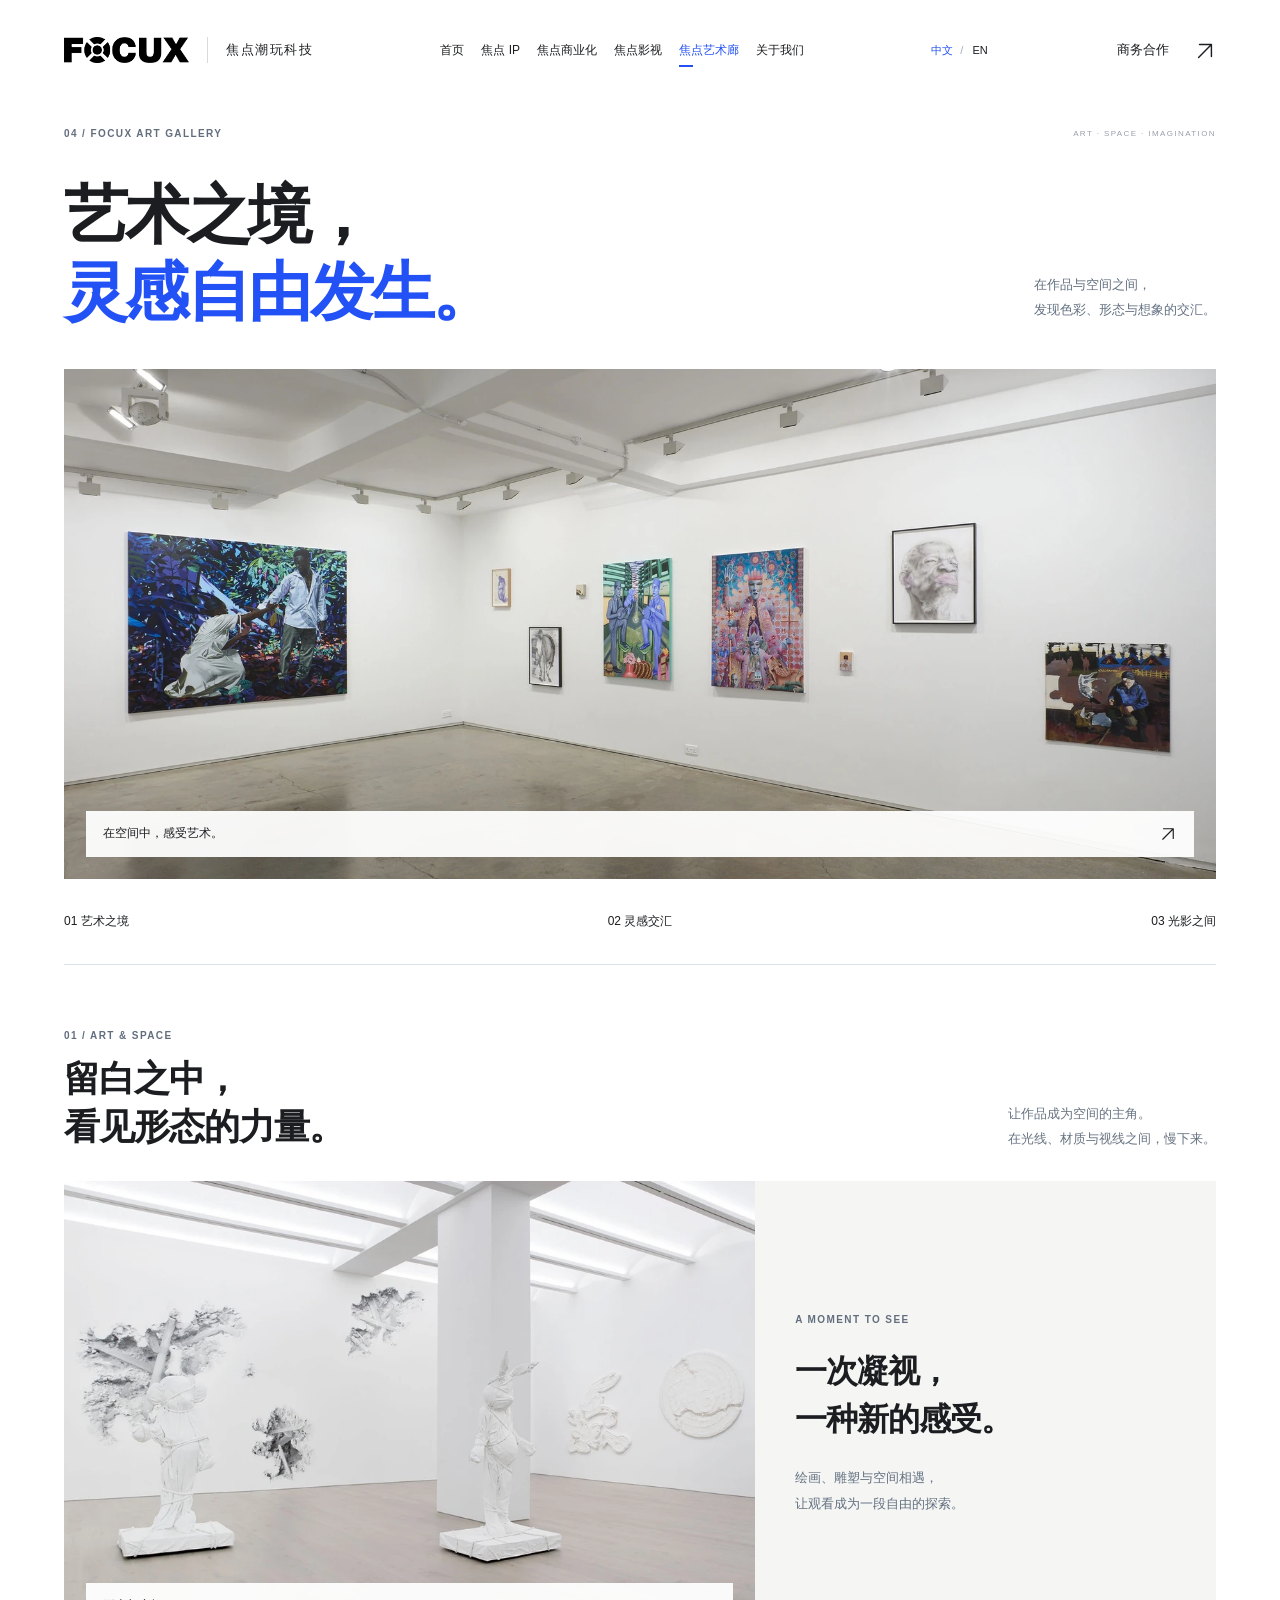
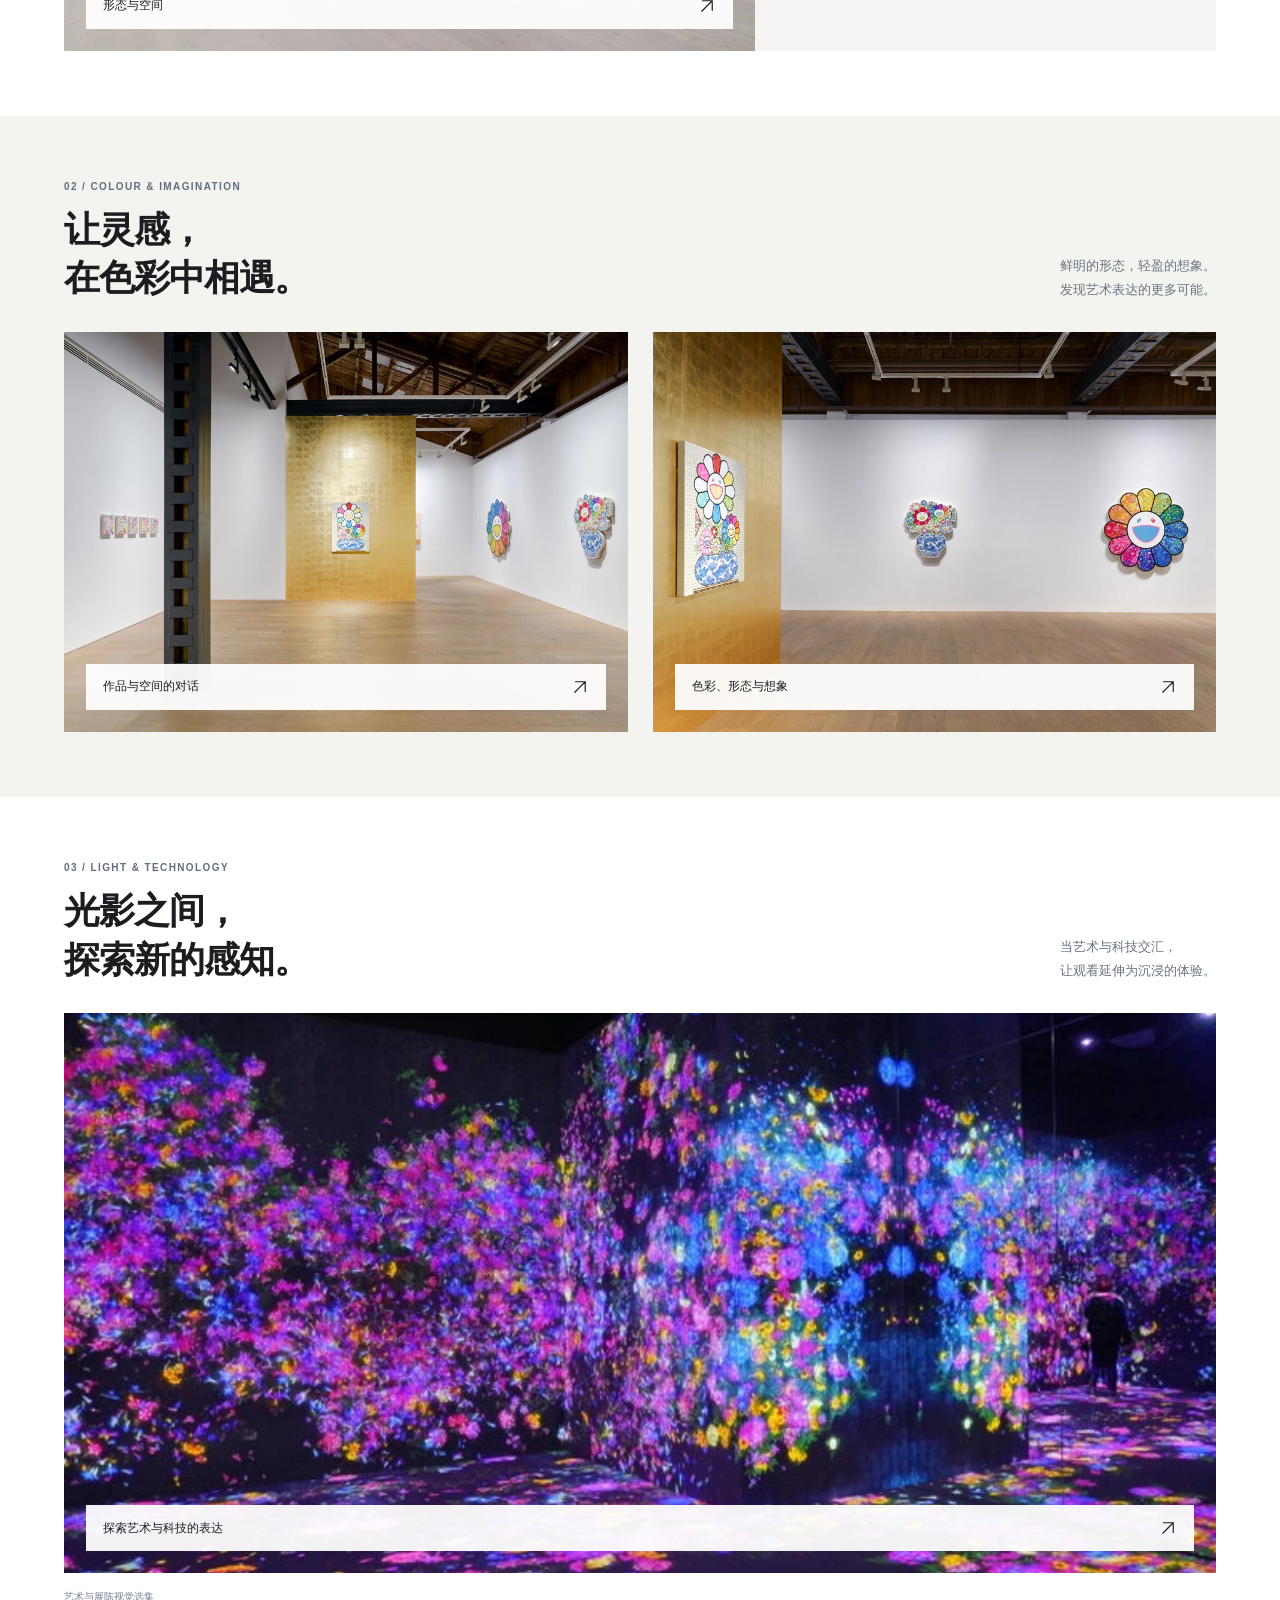
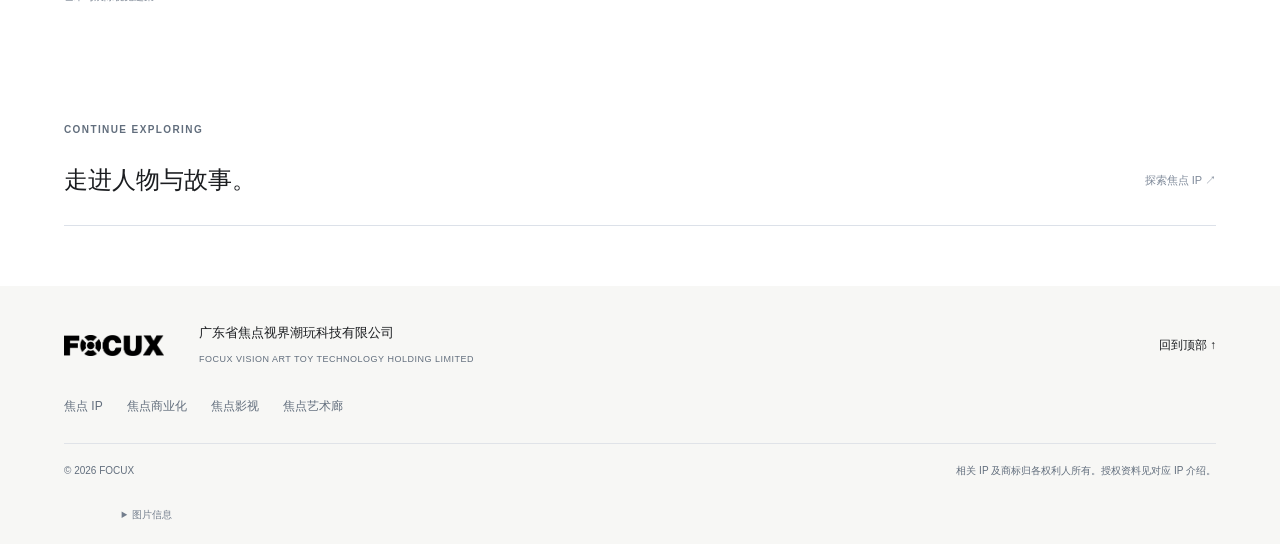
<file: art.html>
<!doctype html><html lang="zh-CN"><head><meta charset="UTF-8"><meta name="viewport" content="width=device-width,initial-scale=1"><meta name="description" content="焦点艺术廊，探索艺术作品、展陈空间与数字光影的视觉表达。"><meta name="theme-color" content="#ffffff"><title>焦点艺术廊｜FOCUX 焦点潮玩科技</title><link rel="stylesheet" href="assets/home.css?v=20261109-10"><script defer src="assets/galleries.js?v=20261109-10"></script><script defer src="assets/home.js?v=20261109-10"></script><script src="assets/language.js?v=20261109-10" defer></script><link rel="canonical" href="https://focux-art.com/art.html"><link rel="alternate" hreflang="zh-CN" href="https://focux-art.com/art.html"><link rel="alternate" hreflang="en" href="https://focux-art.com/en/art.html"><link rel="alternate" hreflang="x-default" href="https://focux-art.com/art.html"></head><body><svg xmlns="http://www.w3.org/2000/svg" class="icon-definitions" width="0" height="0" aria-hidden="true" focusable="false"><defs><symbol id="focux-ip" viewBox="0 0 24 24"><rect x="3" y="3" width="7" height="7" rx="1"/><rect x="14" y="3" width="7" height="7" rx="1"/><rect x="3" y="14" width="7" height="7" rx="1"/><path d="M17.5 13v9m-4.5-4.5h9"/></symbol><symbol id="focux-commerce" viewBox="0 0 24 24"><path d="M8 7V5.5A2.5 2.5 0 0 1 10.5 3h3A2.5 2.5 0 0 1 16 5.5V7"/><rect x="3" y="7" width="18" height="14" rx="2"/><path d="M3 12.5c5 3 13 3 18 0M10 14.5v2h4v-2"/></symbol><symbol id="focux-film" viewBox="0 0 24 24"><path d="m3 8 17-5 1.5 5L4.5 13zM7 7l3 4m3-6 3 4M4.5 13v7a1 1 0 0 0 1 1h14a1 1 0 0 0 1-1V11"/><path d="m10 15 5 2-5 2z" fill="currentColor" stroke="none"/></symbol><symbol id="focux-match" viewBox="0 0 24 24"><circle cx="8" cy="12" r="5"/><circle cx="16" cy="12" r="5"/><path d="m10 12 1.5 1.5L15 10"/></symbol><symbol id="focux-design" viewBox="0 0 24 24"><path d="m12 3 9 5-9 5-9-5zM3 8v9l9 5 9-5V8M12 13v9M7.5 5.5l9 5"/></symbol><symbol id="focux-channels" viewBox="0 0 24 24"><rect x="9" y="3" width="6" height="5" rx="1"/><rect x="2" y="16" width="6" height="5" rx="1"/><rect x="16" y="16" width="6" height="5" rx="1"/><path d="M12 8v4m-7 4v-4h14v4"/></symbol><symbol id="focux-users" viewBox="0 0 24 24"><circle cx="9" cy="8" r="3"/><path d="M3 21v-2a6 6 0 0 1 12 0v2M16 5a3 3 0 0 1 0 6m2 4a5 5 0 0 1 3 4v2"/></symbol><symbol id="focux-ai-film" viewBox="0 0 24 24"><rect x="3" y="6" width="15" height="15" rx="2"/><path d="m8 10 6 3.5L8 17zM18 8l3 2v7l-3 2M19 1v4m-2-2h4"/></symbol><symbol id="focux-live" viewBox="0 0 24 24"><rect x="5" y="2.5" width="14" height="19" rx="2"/><circle cx="12" cy="9" r="2.5"/><path d="M8 17a4 4 0 0 1 8 0M10 19h4"/></symbol><symbol id="focux-ai-series" viewBox="0 0 24 24"><path d="M5 3h14M4 7h16"/><rect x="3" y="11" width="18" height="10" rx="2"/><path d="m9 13.5 5 2.5-5 2.5z" fill="currentColor" stroke="none"/></symbol><symbol id="focux-globe" viewBox="0 0 24 24"><circle cx="12" cy="12" r="9"/><ellipse cx="12" cy="12" rx="4" ry="9"/><path d="M3 12h18M4.5 7.5h15m-15 9h15"/></symbol><symbol id="focux-authorization" viewBox="0 0 24 24"><path d="m12 2 8 3v6c0 5-4 8.5-8 11-4-2.5-8-6-8-11V5z"/><path d="m8 11.5 2.5 2.5 5.5-6"/></symbol><symbol id="focux-arrow-up-right" viewBox="0 0 24 24"><path d="M5 19 19 5M6 5h13v13"/></symbol><symbol id="focux-arrow-right" viewBox="0 0 24 24"><path d="M3 12h18m-7-7 7 7-7 7"/></symbol><symbol id="focux-arrow-down" viewBox="0 0 24 24"><path d="M12 3v18m-7-7 7 7 7-7"/></symbol><symbol id="focux-menu" viewBox="0 0 24 24"><path d="M4 6h16M4 12h16M4 18h16"/></symbol><symbol id="focux-close" viewBox="0 0 24 24"><path d="m6 6 12 12M6 18 18 6"/></symbol><symbol id="focux-zoom" viewBox="0 0 24 24"><circle cx="10" cy="10" r="6.5"/><path d="m15 15 6 6M7 10h6m-3-3v6"/></symbol></defs></svg><a class="skip-link" href="#top">跳至正文</a><header><a href="index.html" class="identity" aria-label="焦点潮玩科技首页"><img src="assets/home/focux-logo.webp" alt="FOCUX" width="1812" height="379" decoding="async"><span>焦点潮玩科技</span></a><button class="menu-toggle" aria-expanded="false" aria-controls="main-nav">菜单 <svg class="ui-icon" aria-hidden="true" focusable="false" viewBox="0 0 24 24"><use href="#focux-menu"></use></svg></button><nav id="main-nav"><a href="index.html">首页</a><a href="ip.html">焦点 IP</a><a href="business.html">焦点商业化</a><a href="film.html">焦点影视</a><a href="art.html" class="current" aria-current="page">焦点艺术廊</a><a href="index.html#about">关于我们</a></nav><div class="language-switch" aria-label="语言切换"><span aria-current="true">中文</span><i>/</i><a href="en/art.html" lang="en" hreflang="en" data-language-switch="en">EN</a></div><a class="contact-link" href="index.html#cooperate">商务合作 <span><svg class="ui-icon" aria-hidden="true" focusable="false" viewBox="0 0 24 24"><use href="#focux-arrow-up-right"></use></svg></span></a></header><main id="top"><section class="art-opening container"><div class="inner-top"><p class="eyebrow">04 / FOCUX ART GALLERY</p><span>ART · SPACE · IMAGINATION</span></div><div class="art-heading"><h1>艺术之境，<br><span>灵感自由发生。</span></h1><p>在作品与空间之间，<br>发现色彩、形态与想象的交汇。</p></div><figure class="art-cover"><button data-gallery-open="art-A01" aria-label="放大查看艺术空间"><img src="assets/editorial/art-gallery.webp" alt="明亮画廊中的绘画作品与展陈空间" fetchpriority="high"><span>在空间中，感受艺术。 <svg class="ui-icon" aria-hidden="true" focusable="false" viewBox="0 0 24 24"><use href="#focux-arrow-up-right"></use></svg></span></button></figure><nav class="art-index" aria-label="艺术廊专题"><a href="#art-space">01 艺术之境</a><a href="#art-colour">02 灵感交汇</a><a href="#art-light">03 光影之间</a></nav></section><section class="art-section container section" id="art-space"><div class="section-head"><div><p class="eyebrow">01 / ART & SPACE</p><h2>留白之中，<br>看见形态的力量。</h2></div><p class="section-intro">让作品成为空间的主角。<br>在光线、材质与视线之间，慢下来。</p></div><div class="art-space-grid"><button data-gallery-open="art-A02" class="art-photo" aria-label="放大查看雕塑展陈"><img src="assets/editorial/art-sculpture.webp" alt="白色雕塑与开放的画廊空间" loading="lazy"><span>形态与空间 <svg class="ui-icon" aria-hidden="true" focusable="false" viewBox="0 0 24 24"><use href="#focux-arrow-up-right"></use></svg></span></button><div class="art-quiet-copy"><p class="eyebrow">A MOMENT TO SEE</p><h3>一次凝视，<br>一种新的感受。</h3><p>绘画、雕塑与空间相遇，<br>让观看成为一段自由的探索。</p></div></div></section><section class="art-colour-section" id="art-colour"><div class="container section"><div class="section-head"><div><p class="eyebrow">02 / COLOUR & IMAGINATION</p><h2>让灵感，<br>在色彩中相遇。</h2></div><p class="section-intro">鲜明的形态，轻盈的想象。<br>发现艺术表达的更多可能。</p></div><div class="art-pair"><button data-gallery-open="art-B01" class="art-photo" aria-label="放大查看艺术展陈"><img src="assets/editorial/art-exhibition.webp" alt="色彩鲜明的艺术作品与展厅" loading="lazy"><span>作品与空间的对话 <svg class="ui-icon" aria-hidden="true" focusable="false" viewBox="0 0 24 24"><use href="#focux-arrow-up-right"></use></svg></span></button><button data-gallery-open="art-B02" class="art-photo" aria-label="放大查看色彩与形态"><img src="assets/editorial/art-flowers.webp" alt="花朵主题艺术作品与立体陈列" loading="lazy"><span>色彩、形态与想象 <svg class="ui-icon" aria-hidden="true" focusable="false" viewBox="0 0 24 24"><use href="#focux-arrow-up-right"></use></svg></span></button></div></div></section><section class="art-section container section" id="art-light"><div class="section-head"><div><p class="eyebrow">03 / LIGHT & TECHNOLOGY</p><h2>光影之间，<br>探索新的感知。</h2></div><p class="section-intro">当艺术与科技交汇，<br>让观看延伸为沉浸的体验。</p></div><button data-gallery-open="art-C02" class="art-photo art-digital-photo" aria-label="放大查看光影艺术空间"><img src="assets/editorial/art-digital.webp" alt="花卉光影覆盖墙面与地面的数字艺术空间" loading="lazy"><span>探索艺术与科技的表达 <svg class="ui-icon" aria-hidden="true" focusable="false" viewBox="0 0 24 24"><use href="#focux-arrow-up-right"></use></svg></span></button><p class="art-selection-note">艺术与展陈视觉选集</p></section><section class="related-section container"><p class="eyebrow">CONTINUE EXPLORING</p><a href="ip.html"><h2>走进人物与故事。</h2><span>探索焦点 IP ↗</span></a></section></main><footer><div class="footer-top"><a href="index.html"><img src="assets/home/focux-logo.webp" alt="FOCUX" width="1812" height="379" decoding="async"></a><p>广东省焦点视界潮玩科技有限公司<br><span>FOCUX VISION ART TOY TECHNOLOGY HOLDING LIMITED</span></p><a class="back-top" href="#top">回到顶部 ↑</a></div><div class="footer-nav"><a href="ip.html">焦点 IP</a><a href="business.html">焦点商业化</a><a href="film.html">焦点影视</a><a href="art.html">焦点艺术廊</a></div><div class="footer-bottom"><span>© 2026 FOCUX</span><span>相关 IP 及商标归各权利人所有。授权资料见对应 IP 介绍。</span></div><details class="image-credits"><summary>图片信息</summary><div>绘画空间：Larkin Durey；雕塑与花朵艺术展陈：Daniel Arsham、Takashi Murakami / Kaikai Kiki，Perrotin，图源 Daily Art Fair；光影空间：teamLab，图源ことりっぷ。此处为艺术与展陈视觉选集。</div></details></footer><dialog id="detail-dialog" aria-label="IP与影视项目详情"><button class="dialog-close" aria-label="关闭详情"><svg class="ui-icon" aria-hidden="true" focusable="false" viewBox="0 0 24 24"><use href="#focux-close"></use></svg></button><div id="detail-content"></div></dialog></body></html>
</file>
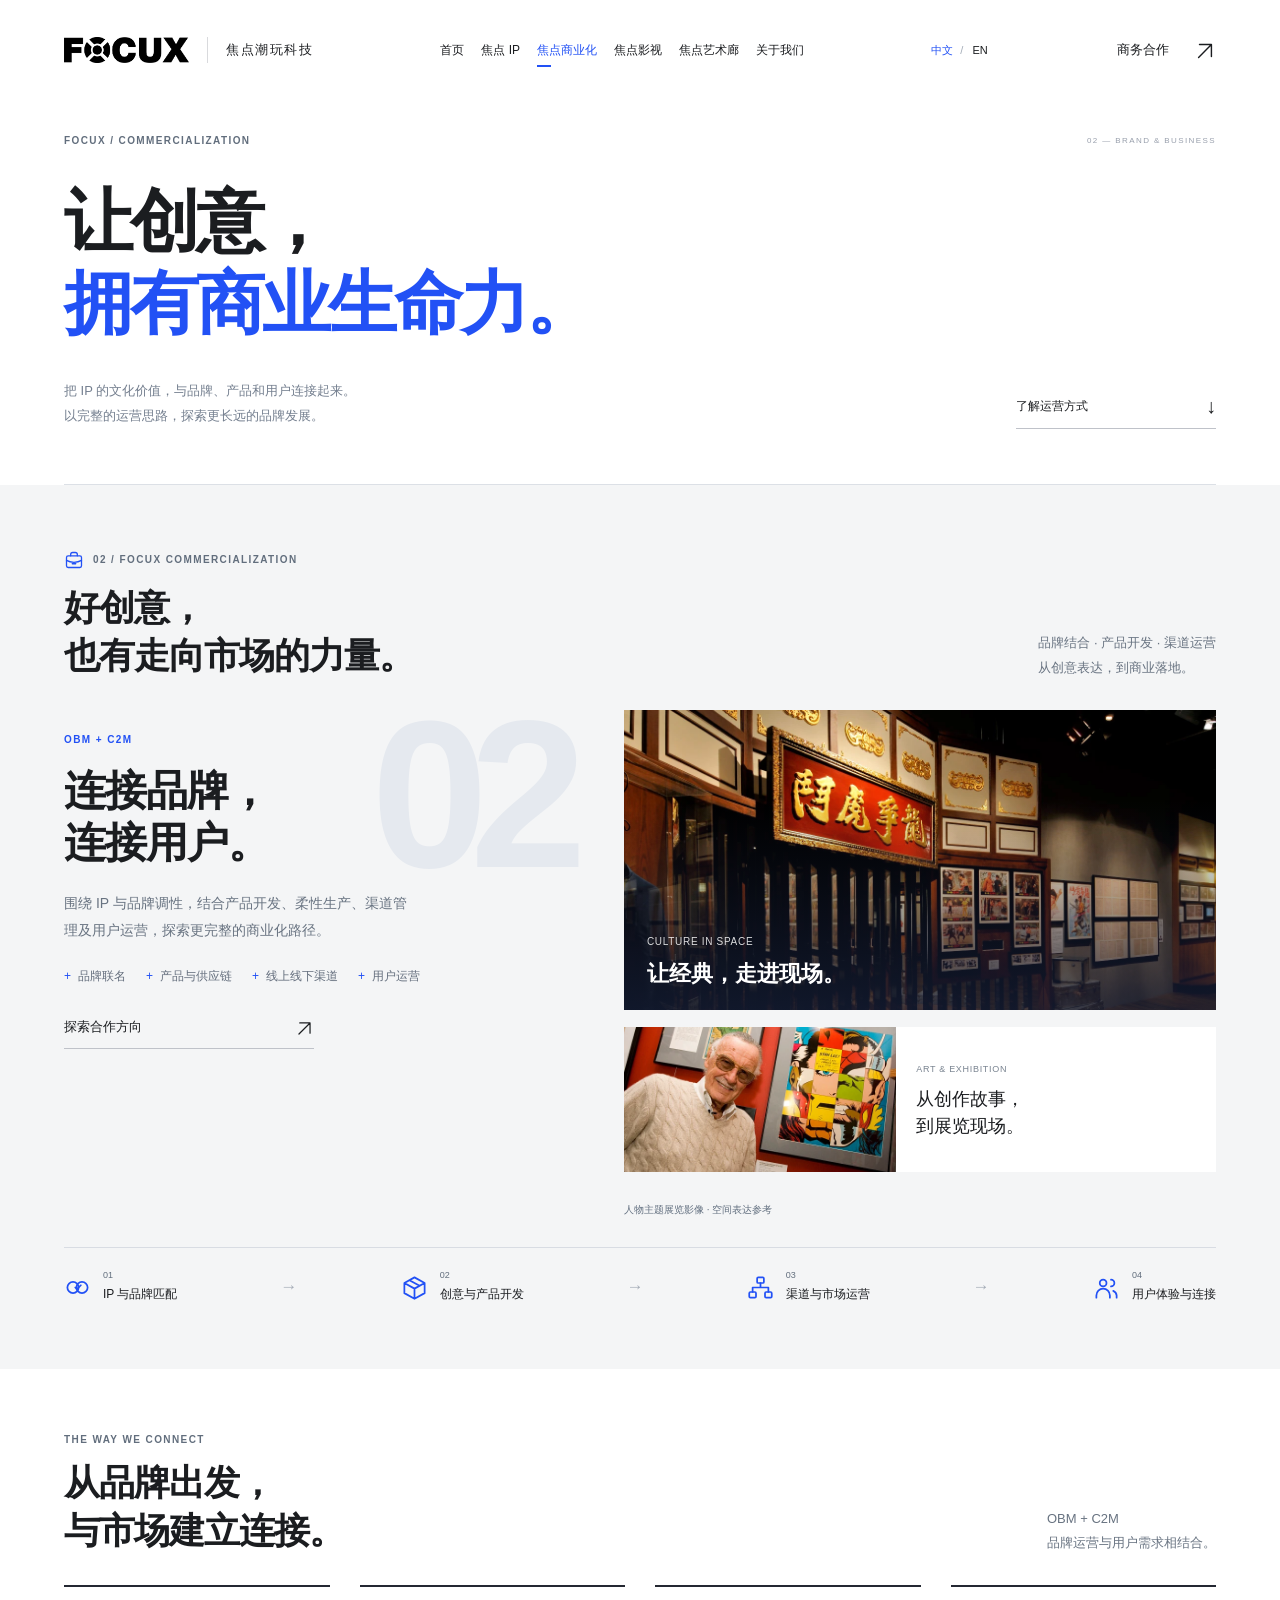
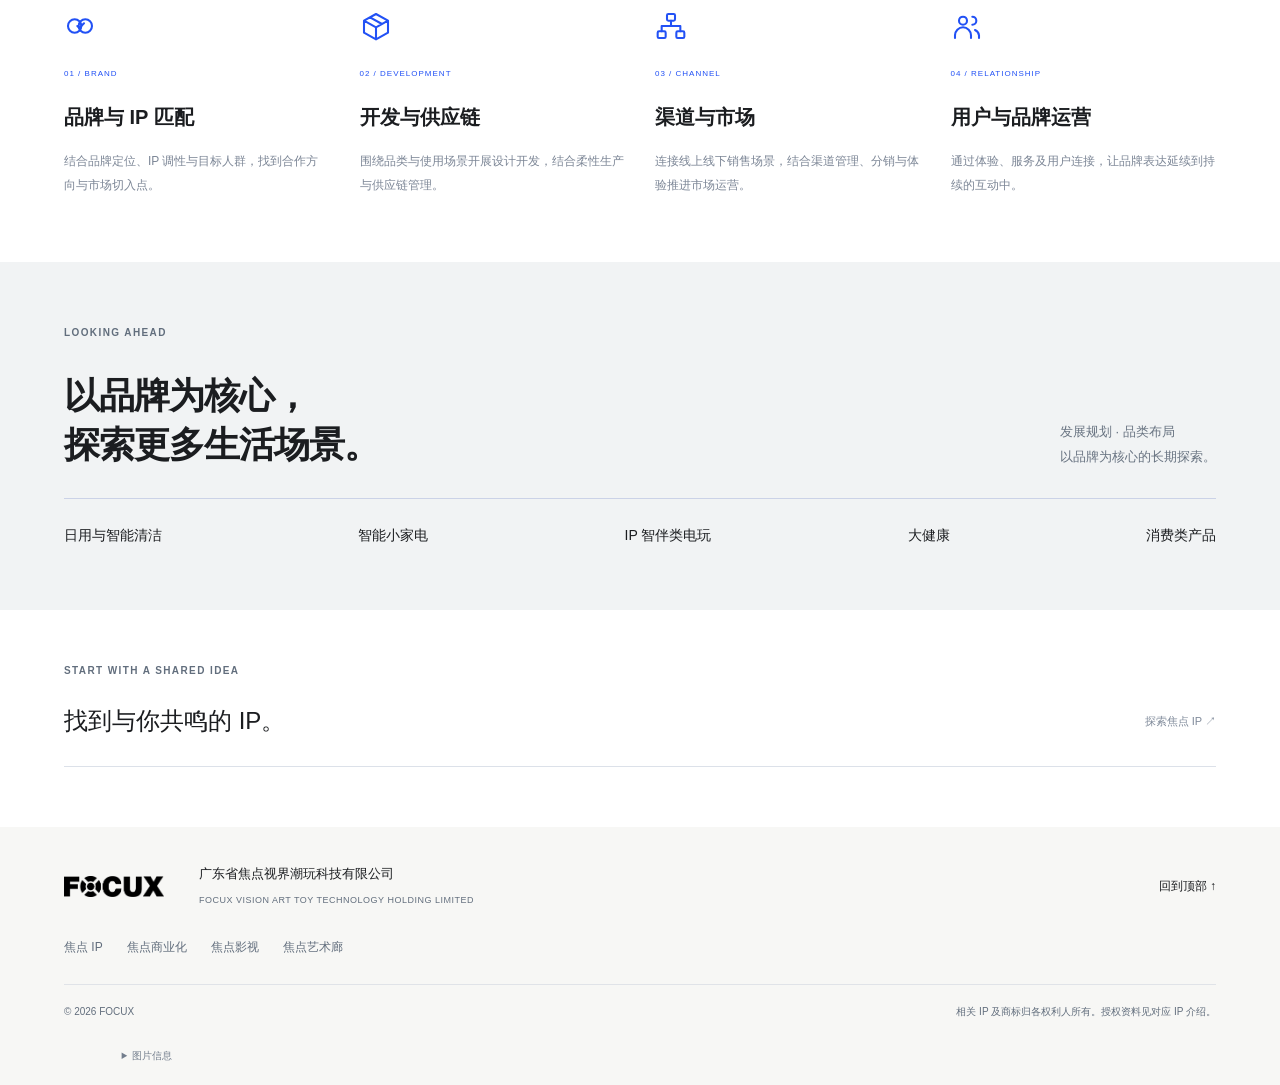
<file: business.html>
<!doctype html><html lang="zh-CN"><head><meta charset="UTF-8"><meta name="viewport" content="width=device-width,initial-scale=1"><meta name="description" content="了解焦点商业化：IP与品牌匹配、创意开发、供应链、渠道与用户运营。"><meta name="theme-color" content="#ffffff"><title>焦点商业化｜FOCUX 焦点潮玩科技</title><link rel="stylesheet" href="assets/home.css?v=20261109-10"><script defer src="assets/galleries.js?v=20261109-10"></script><script defer src="assets/home.js?v=20261109-10"></script><script src="assets/language.js?v=20261109-10" defer></script><link rel="canonical" href="https://focux-art.com/business.html"><link rel="alternate" hreflang="zh-CN" href="https://focux-art.com/business.html"><link rel="alternate" hreflang="en" href="https://focux-art.com/en/business.html"><link rel="alternate" hreflang="x-default" href="https://focux-art.com/business.html"></head><body><svg xmlns="http://www.w3.org/2000/svg" class="icon-definitions" width="0" height="0" aria-hidden="true" focusable="false"><defs><symbol id="focux-ip" viewBox="0 0 24 24"><rect x="3" y="3" width="7" height="7" rx="1"/><rect x="14" y="3" width="7" height="7" rx="1"/><rect x="3" y="14" width="7" height="7" rx="1"/><path d="M17.5 13v9m-4.5-4.5h9"/></symbol><symbol id="focux-commerce" viewBox="0 0 24 24"><path d="M8 7V5.5A2.5 2.5 0 0 1 10.5 3h3A2.5 2.5 0 0 1 16 5.5V7"/><rect x="3" y="7" width="18" height="14" rx="2"/><path d="M3 12.5c5 3 13 3 18 0M10 14.5v2h4v-2"/></symbol><symbol id="focux-film" viewBox="0 0 24 24"><path d="m3 8 17-5 1.5 5L4.5 13zM7 7l3 4m3-6 3 4M4.5 13v7a1 1 0 0 0 1 1h14a1 1 0 0 0 1-1V11"/><path d="m10 15 5 2-5 2z" fill="currentColor" stroke="none"/></symbol><symbol id="focux-match" viewBox="0 0 24 24"><circle cx="8" cy="12" r="5"/><circle cx="16" cy="12" r="5"/><path d="m10 12 1.5 1.5L15 10"/></symbol><symbol id="focux-design" viewBox="0 0 24 24"><path d="m12 3 9 5-9 5-9-5zM3 8v9l9 5 9-5V8M12 13v9M7.5 5.5l9 5"/></symbol><symbol id="focux-channels" viewBox="0 0 24 24"><rect x="9" y="3" width="6" height="5" rx="1"/><rect x="2" y="16" width="6" height="5" rx="1"/><rect x="16" y="16" width="6" height="5" rx="1"/><path d="M12 8v4m-7 4v-4h14v4"/></symbol><symbol id="focux-users" viewBox="0 0 24 24"><circle cx="9" cy="8" r="3"/><path d="M3 21v-2a6 6 0 0 1 12 0v2M16 5a3 3 0 0 1 0 6m2 4a5 5 0 0 1 3 4v2"/></symbol><symbol id="focux-ai-film" viewBox="0 0 24 24"><rect x="3" y="6" width="15" height="15" rx="2"/><path d="m8 10 6 3.5L8 17zM18 8l3 2v7l-3 2M19 1v4m-2-2h4"/></symbol><symbol id="focux-live" viewBox="0 0 24 24"><rect x="5" y="2.5" width="14" height="19" rx="2"/><circle cx="12" cy="9" r="2.5"/><path d="M8 17a4 4 0 0 1 8 0M10 19h4"/></symbol><symbol id="focux-ai-series" viewBox="0 0 24 24"><path d="M5 3h14M4 7h16"/><rect x="3" y="11" width="18" height="10" rx="2"/><path d="m9 13.5 5 2.5-5 2.5z" fill="currentColor" stroke="none"/></symbol><symbol id="focux-globe" viewBox="0 0 24 24"><circle cx="12" cy="12" r="9"/><ellipse cx="12" cy="12" rx="4" ry="9"/><path d="M3 12h18M4.5 7.5h15m-15 9h15"/></symbol><symbol id="focux-authorization" viewBox="0 0 24 24"><path d="m12 2 8 3v6c0 5-4 8.5-8 11-4-2.5-8-6-8-11V5z"/><path d="m8 11.5 2.5 2.5 5.5-6"/></symbol><symbol id="focux-arrow-up-right" viewBox="0 0 24 24"><path d="M5 19 19 5M6 5h13v13"/></symbol><symbol id="focux-arrow-right" viewBox="0 0 24 24"><path d="M3 12h18m-7-7 7 7-7 7"/></symbol><symbol id="focux-arrow-down" viewBox="0 0 24 24"><path d="M12 3v18m-7-7 7 7 7-7"/></symbol><symbol id="focux-menu" viewBox="0 0 24 24"><path d="M4 6h16M4 12h16M4 18h16"/></symbol><symbol id="focux-close" viewBox="0 0 24 24"><path d="m6 6 12 12M6 18 18 6"/></symbol><symbol id="focux-zoom" viewBox="0 0 24 24"><circle cx="10" cy="10" r="6.5"/><path d="m15 15 6 6M7 10h6m-3-3v6"/></symbol></defs></svg><a class="skip-link" href="#top">跳至正文</a><header><a href="index.html" class="identity" aria-label="焦点潮玩科技首页"><img src="assets/home/focux-logo.webp" alt="FOCUX" width="1812" height="379" decoding="async"><span>焦点潮玩科技</span></a><button class="menu-toggle" aria-expanded="false" aria-controls="main-nav">菜单 <svg class="ui-icon" aria-hidden="true" focusable="false" viewBox="0 0 24 24"><use href="#focux-menu"></use></svg></button><nav id="main-nav"><a href="index.html">首页</a><a href="ip.html">焦点 IP</a><a href="business.html" class="current" aria-current="page">焦点商业化</a><a href="film.html">焦点影视</a><a href="art.html">焦点艺术廊</a><a href="index.html#about">关于我们</a></nav><div class="language-switch" aria-label="语言切换"><span aria-current="true">中文</span><i>/</i><a href="en/business.html" lang="en" hreflang="en" data-language-switch="en">EN</a></div><a class="contact-link" href="index.html#cooperate">商务合作 <span><svg class="ui-icon" aria-hidden="true" focusable="false" viewBox="0 0 24 24"><use href="#focux-arrow-up-right"></use></svg></span></a></header><main id="top"><section class="inner-intro container"><div class="inner-top"><p class="eyebrow">FOCUX / COMMERCIALIZATION</p><span>02 — BRAND & BUSINESS</span></div><h1>让创意，<br><span>拥有商业生命力。</span></h1><div class="intro-bottom"><p>把 IP 的文化价值，与品牌、产品和用户连接起来。<br>以完整的运营思路，探索更长远的品牌发展。</p><a class="line-link" href="#business">了解运营方式 <span>↓</span></a></div></section><section class="business-section section" id="business"><div class="container"><div class="section-head"><div><p class="eyebrow icon-eyebrow"><svg class="ui-icon" aria-hidden="true" focusable="false" viewBox="0 0 24 24"><use href="#focux-commerce"></use></svg>02 / FOCUX COMMERCIALIZATION</p><h2>好创意，<br>也有走向市场的力量。</h2></div><p class="section-intro">品牌结合 · 产品开发 · 渠道运营<br>从创意表达，到商业落地。</p></div><div class="business-editorial"><div class="business-copy"><span class="big-number">02</span><p class="eyebrow">OBM + C2M</p><h3>连接品牌，<br>连接用户。</h3><p>围绕 IP 与品牌调性，结合产品开发、柔性生产、渠道管理及用户运营，探索更完整的商业化路径。</p><div class="business-tags"><span>品牌联名</span><span>产品与供应链</span><span>线上线下渠道</span><span>用户运营</span></div><a href="index.html#cooperate" class="line-link">探索合作方向 <span><svg class="ui-icon" aria-hidden="true" focusable="false" viewBox="0 0 24 24"><use href="#focux-arrow-up-right"></use></svg></span></a></div><div class="market-scenes" aria-label="人物文化展陈参考"><figure class="market-main"><img src="assets/editorial/bruce-exhibition.webp" alt="李小龙个人展览现场" loading="lazy" width="1600" height="900" decoding="async"><figcaption><span>CULTURE IN SPACE</span><h3>让经典，走进现场。</h3></figcaption></figure><figure class="market-secondary"><img src="assets/editorial/stan-exhibition.webp" alt="Stan Lee个人回顾展现场" loading="lazy" width="474" height="275" decoding="async"><figcaption><span>ART & EXHIBITION</span><h3>从创作故事，<br>到展览现场。</h3></figcaption></figure><p class="exhibition-note">人物主题展览影像 · 空间表达参考</p></div></div><div class="process"><span class="process-step"><svg class="ui-icon" aria-hidden="true" focusable="false" viewBox="0 0 24 24"><use href="#focux-match"></use></svg><span><i>01</i><strong>IP 与品牌匹配</strong></span></span><b>→</b><span class="process-step"><svg class="ui-icon" aria-hidden="true" focusable="false" viewBox="0 0 24 24"><use href="#focux-design"></use></svg><span><i>02</i><strong>创意与产品开发</strong></span></span><b>→</b><span class="process-step"><svg class="ui-icon" aria-hidden="true" focusable="false" viewBox="0 0 24 24"><use href="#focux-channels"></use></svg><span><i>03</i><strong>渠道与市场运营</strong></span></span><b>→</b><span class="process-step"><svg class="ui-icon" aria-hidden="true" focusable="false" viewBox="0 0 24 24"><use href="#focux-users"></use></svg><span><i>04</i><strong>用户体验与连接</strong></span></span></div></div></section><section class="capability-section container section"><div class="section-head"><div><p class="eyebrow">THE WAY WE CONNECT</p><h2>从品牌出发，<br>与市场建立连接。</h2></div><p class="section-intro">OBM + C2M<br>品牌运营与用户需求相结合。</p></div><div class="capability-grid"><article><div class="capability-icon"><svg class="ui-icon" aria-hidden="true" focusable="false" viewBox="0 0 24 24"><use href="#focux-match"></use></svg></div><span>01 / BRAND</span><h3>品牌与 IP 匹配</h3><p>结合品牌定位、IP 调性与目标人群，找到合作方向与市场切入点。</p></article><article><div class="capability-icon"><svg class="ui-icon" aria-hidden="true" focusable="false" viewBox="0 0 24 24"><use href="#focux-design"></use></svg></div><span>02 / DEVELOPMENT</span><h3>开发与供应链</h3><p>围绕品类与使用场景开展设计开发，结合柔性生产与供应链管理。</p></article><article><div class="capability-icon"><svg class="ui-icon" aria-hidden="true" focusable="false" viewBox="0 0 24 24"><use href="#focux-channels"></use></svg></div><span>03 / CHANNEL</span><h3>渠道与市场</h3><p>连接线上线下销售场景，结合渠道管理、分销与体验推进市场运营。</p></article><article><div class="capability-icon"><svg class="ui-icon" aria-hidden="true" focusable="false" viewBox="0 0 24 24"><use href="#focux-users"></use></svg></div><span>04 / RELATIONSHIP</span><h3>用户与品牌运营</h3><p>通过体验、服务及用户连接，让品牌表达延续到持续的互动中。</p></article></div></section><section class="development-section"><div class="container"><p class="eyebrow">LOOKING AHEAD</p><div class="section-head"><h2>以品牌为核心，<br>探索更多生活场景。</h2><p class="section-intro">发展规划 · 品类布局<br>以品牌为核心的长期探索。</p></div><div class="future-list"><span>日用与智能清洁</span><span>智能小家电</span><span>IP 智伴类电玩</span><span>大健康</span><span>消费类产品</span></div></div></section><section class="related-section container"><p class="eyebrow">START WITH A SHARED IDEA</p><a href="ip.html"><h2>找到与你共鸣的 IP。</h2><span>探索焦点 IP ↗</span></a></section></main><footer><div class="footer-top"><a href="index.html"><img src="assets/home/focux-logo.webp" alt="FOCUX" width="1812" height="379" decoding="async"></a><p>广东省焦点视界潮玩科技有限公司<br><span>FOCUX VISION ART TOY TECHNOLOGY HOLDING LIMITED</span></p><a class="back-top" href="#top">回到顶部 ↑</a></div><div class="footer-nav"><a href="ip.html">焦点 IP</a><a href="business.html">焦点商业化</a><a href="film.html">焦点影视</a><a href="art.html">焦点艺术廊</a></div><div class="footer-bottom"><span>© 2026 FOCUX</span><span>相关 IP 及商标归各权利人所有。授权资料见对应 IP 介绍。</span></div><details class="image-credits"><summary>图片信息</summary><div>人物展陈图像：<a href="https://www.museums.gov.hk/en/web/portal/exhibition017.html" target="_blank" rel="noopener">香港文化博物馆</a>；Stan Lee 回顾展照片：Mat Szwajkos / Getty Images，图源 <a href="https://www.techtimes.com/articles/285565/20221228/disney-marvel-announces-stan-lee-documentary-2024.htm" target="_blank" rel="noopener">TechTimes</a>。外部展览影像用于文化展陈参考。</div></details></footer><dialog id="detail-dialog" aria-label="IP与影视项目详情"><button class="dialog-close" aria-label="关闭详情"><svg class="ui-icon" aria-hidden="true" focusable="false" viewBox="0 0 24 24"><use href="#focux-close"></use></svg></button><div id="detail-content"></div></dialog></body></html>
</file>
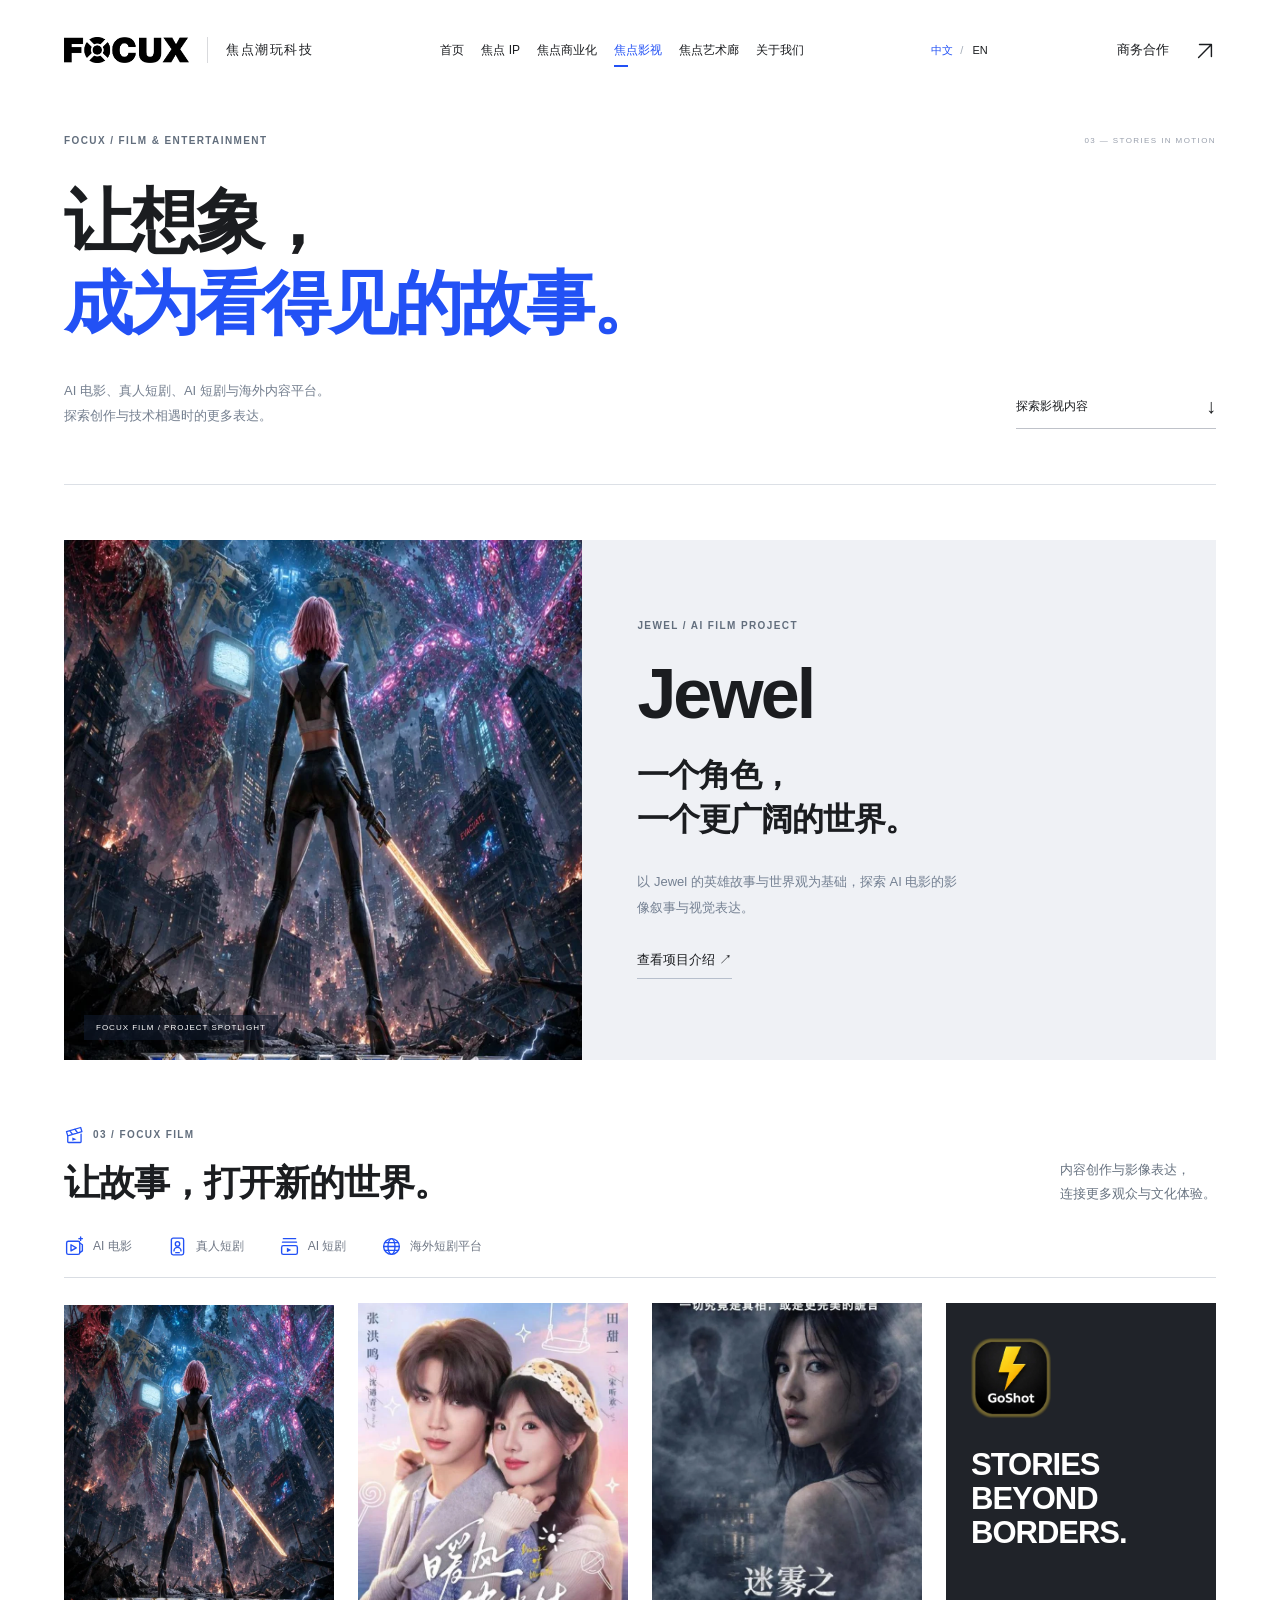
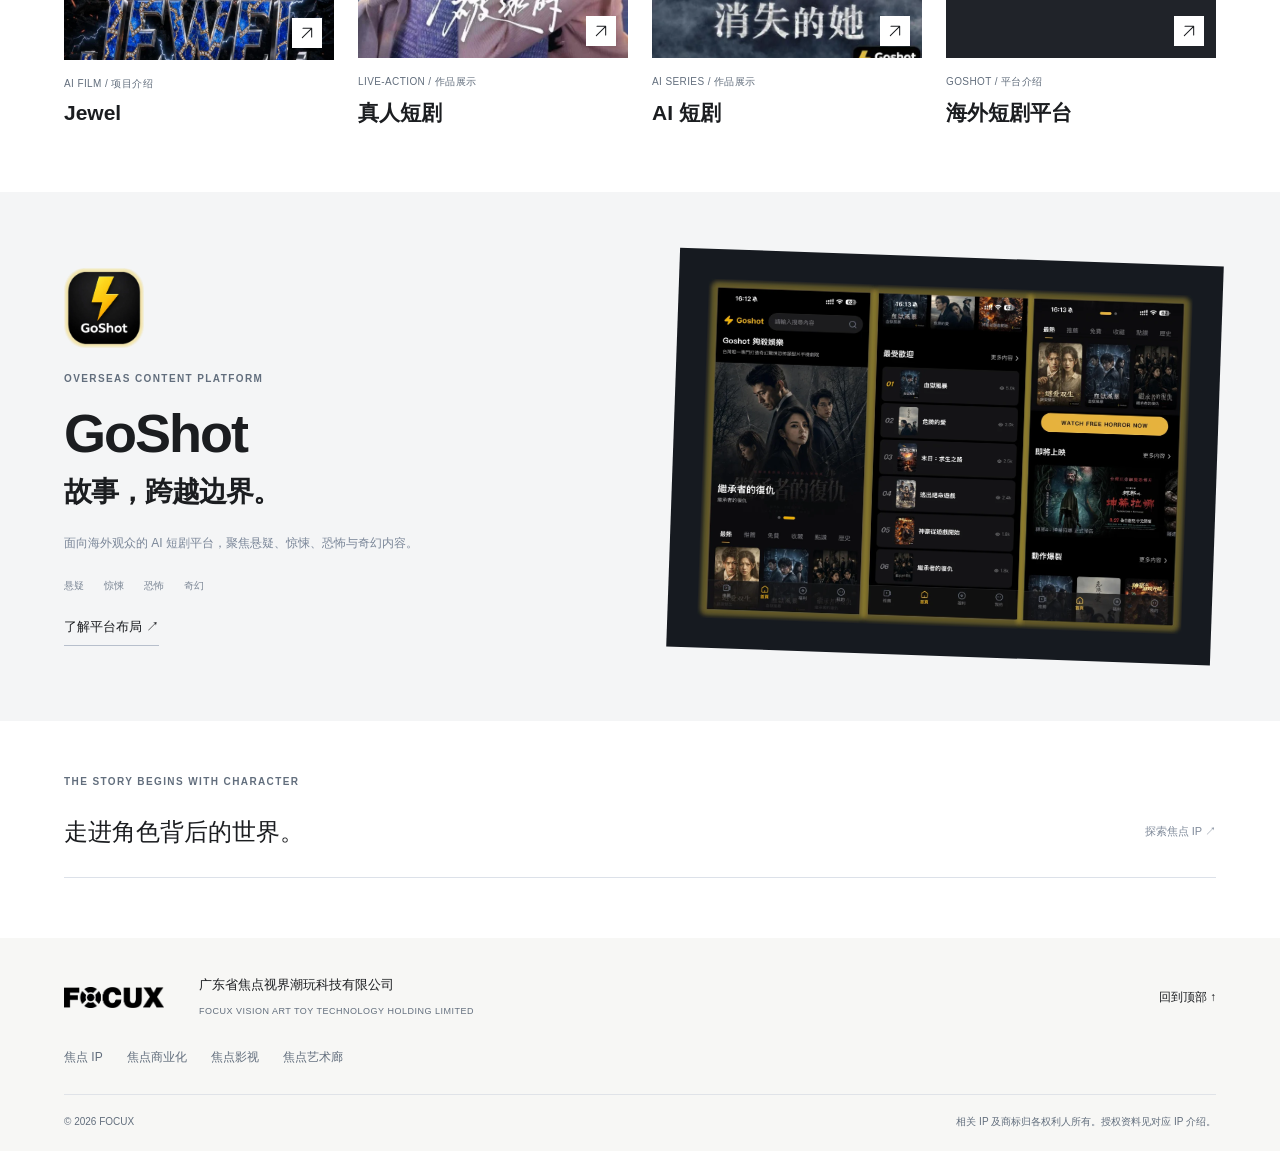
<file: film.html>
<!doctype html><html lang="zh-CN"><head><meta charset="UTF-8"><meta name="viewport" content="width=device-width,initial-scale=1"><meta name="description" content="探索焦点影视：Jewel AI电影项目、真人短剧、AI短剧与GoShot海外内容平台。"><meta name="theme-color" content="#ffffff"><title>焦点影视｜FOCUX 焦点潮玩科技</title><link rel="stylesheet" href="assets/home.css?v=20261109-10"><script defer src="assets/galleries.js?v=20261109-10"></script><script defer src="assets/home.js?v=20261109-10"></script><script src="assets/language.js?v=20261109-10" defer></script><link rel="canonical" href="https://focux-art.com/film.html"><link rel="alternate" hreflang="zh-CN" href="https://focux-art.com/film.html"><link rel="alternate" hreflang="en" href="https://focux-art.com/en/film.html"><link rel="alternate" hreflang="x-default" href="https://focux-art.com/film.html"></head><body><svg xmlns="http://www.w3.org/2000/svg" class="icon-definitions" width="0" height="0" aria-hidden="true" focusable="false"><defs><symbol id="focux-ip" viewBox="0 0 24 24"><rect x="3" y="3" width="7" height="7" rx="1"/><rect x="14" y="3" width="7" height="7" rx="1"/><rect x="3" y="14" width="7" height="7" rx="1"/><path d="M17.5 13v9m-4.5-4.5h9"/></symbol><symbol id="focux-commerce" viewBox="0 0 24 24"><path d="M8 7V5.5A2.5 2.5 0 0 1 10.5 3h3A2.5 2.5 0 0 1 16 5.5V7"/><rect x="3" y="7" width="18" height="14" rx="2"/><path d="M3 12.5c5 3 13 3 18 0M10 14.5v2h4v-2"/></symbol><symbol id="focux-film" viewBox="0 0 24 24"><path d="m3 8 17-5 1.5 5L4.5 13zM7 7l3 4m3-6 3 4M4.5 13v7a1 1 0 0 0 1 1h14a1 1 0 0 0 1-1V11"/><path d="m10 15 5 2-5 2z" fill="currentColor" stroke="none"/></symbol><symbol id="focux-match" viewBox="0 0 24 24"><circle cx="8" cy="12" r="5"/><circle cx="16" cy="12" r="5"/><path d="m10 12 1.5 1.5L15 10"/></symbol><symbol id="focux-design" viewBox="0 0 24 24"><path d="m12 3 9 5-9 5-9-5zM3 8v9l9 5 9-5V8M12 13v9M7.5 5.5l9 5"/></symbol><symbol id="focux-channels" viewBox="0 0 24 24"><rect x="9" y="3" width="6" height="5" rx="1"/><rect x="2" y="16" width="6" height="5" rx="1"/><rect x="16" y="16" width="6" height="5" rx="1"/><path d="M12 8v4m-7 4v-4h14v4"/></symbol><symbol id="focux-users" viewBox="0 0 24 24"><circle cx="9" cy="8" r="3"/><path d="M3 21v-2a6 6 0 0 1 12 0v2M16 5a3 3 0 0 1 0 6m2 4a5 5 0 0 1 3 4v2"/></symbol><symbol id="focux-ai-film" viewBox="0 0 24 24"><rect x="3" y="6" width="15" height="15" rx="2"/><path d="m8 10 6 3.5L8 17zM18 8l3 2v7l-3 2M19 1v4m-2-2h4"/></symbol><symbol id="focux-live" viewBox="0 0 24 24"><rect x="5" y="2.5" width="14" height="19" rx="2"/><circle cx="12" cy="9" r="2.5"/><path d="M8 17a4 4 0 0 1 8 0M10 19h4"/></symbol><symbol id="focux-ai-series" viewBox="0 0 24 24"><path d="M5 3h14M4 7h16"/><rect x="3" y="11" width="18" height="10" rx="2"/><path d="m9 13.5 5 2.5-5 2.5z" fill="currentColor" stroke="none"/></symbol><symbol id="focux-globe" viewBox="0 0 24 24"><circle cx="12" cy="12" r="9"/><ellipse cx="12" cy="12" rx="4" ry="9"/><path d="M3 12h18M4.5 7.5h15m-15 9h15"/></symbol><symbol id="focux-authorization" viewBox="0 0 24 24"><path d="m12 2 8 3v6c0 5-4 8.5-8 11-4-2.5-8-6-8-11V5z"/><path d="m8 11.5 2.5 2.5 5.5-6"/></symbol><symbol id="focux-arrow-up-right" viewBox="0 0 24 24"><path d="M5 19 19 5M6 5h13v13"/></symbol><symbol id="focux-arrow-right" viewBox="0 0 24 24"><path d="M3 12h18m-7-7 7 7-7 7"/></symbol><symbol id="focux-arrow-down" viewBox="0 0 24 24"><path d="M12 3v18m-7-7 7 7 7-7"/></symbol><symbol id="focux-menu" viewBox="0 0 24 24"><path d="M4 6h16M4 12h16M4 18h16"/></symbol><symbol id="focux-close" viewBox="0 0 24 24"><path d="m6 6 12 12M6 18 18 6"/></symbol><symbol id="focux-zoom" viewBox="0 0 24 24"><circle cx="10" cy="10" r="6.5"/><path d="m15 15 6 6M7 10h6m-3-3v6"/></symbol></defs></svg><a class="skip-link" href="#top">跳至正文</a><header><a href="index.html" class="identity" aria-label="焦点潮玩科技首页"><img src="assets/home/focux-logo.webp" alt="FOCUX" width="1812" height="379" decoding="async"><span>焦点潮玩科技</span></a><button class="menu-toggle" aria-expanded="false" aria-controls="main-nav">菜单 <svg class="ui-icon" aria-hidden="true" focusable="false" viewBox="0 0 24 24"><use href="#focux-menu"></use></svg></button><nav id="main-nav"><a href="index.html">首页</a><a href="ip.html">焦点 IP</a><a href="business.html">焦点商业化</a><a href="film.html" class="current" aria-current="page">焦点影视</a><a href="art.html">焦点艺术廊</a><a href="index.html#about">关于我们</a></nav><div class="language-switch" aria-label="语言切换"><span aria-current="true">中文</span><i>/</i><a href="en/film.html" lang="en" hreflang="en" data-language-switch="en">EN</a></div><a class="contact-link" href="index.html#cooperate">商务合作 <span><svg class="ui-icon" aria-hidden="true" focusable="false" viewBox="0 0 24 24"><use href="#focux-arrow-up-right"></use></svg></span></a></header><main id="top"><section class="inner-intro container"><div class="inner-top"><p class="eyebrow">FOCUX / FILM & ENTERTAINMENT</p><span>03 — STORIES IN MOTION</span></div><h1>让想象，<br><span>成为看得见的故事。</span></h1><div class="intro-bottom"><p>AI 电影、真人短剧、AI 短剧与海外内容平台。<br>探索创作与技术相遇时的更多表达。</p><a class="line-link" href="#film">探索影视内容 <span>↓</span></a></div></section><section class="film-spotlight container"><div class="film-spotlight-image"><img src="assets/home/s33-image118.webp" alt="Jewel电影项目海报" width="735" height="1300" decoding="async"><span>FOCUX FILM / PROJECT SPOTLIGHT</span></div><div class="film-spotlight-copy"><p class="eyebrow">JEWEL / AI FILM PROJECT</p><h2>Jewel<span>一个角色，<br>一个更广阔的世界。</span></h2><p>以 Jewel 的英雄故事与世界观为基础，探索 AI 电影的影像叙事与视觉表达。</p><button class="plain-link" data-film="jewel">查看项目介绍 ↗</button></div></section><section class="film-section container section" id="film"><div class="section-head"><div><p class="eyebrow icon-eyebrow"><svg class="ui-icon" aria-hidden="true" focusable="false" viewBox="0 0 24 24"><use href="#focux-film"></use></svg>03 / FOCUX FILM</p><h2>让故事，<br class="mobile-break">打开新的世界。</h2></div><p class="section-intro">内容创作与影像表达，<br>连接更多观众与文化体验。</p></div><div class="film-types"><span><svg class="ui-icon" aria-hidden="true" focusable="false" viewBox="0 0 24 24"><use href="#focux-ai-film"></use></svg>AI 电影</span><span><svg class="ui-icon" aria-hidden="true" focusable="false" viewBox="0 0 24 24"><use href="#focux-live"></use></svg>真人短剧</span><span><svg class="ui-icon" aria-hidden="true" focusable="false" viewBox="0 0 24 24"><use href="#focux-ai-series"></use></svg>AI 短剧</span><span><svg class="ui-icon" aria-hidden="true" focusable="false" viewBox="0 0 24 24"><use href="#focux-globe"></use></svg>海外短剧平台</span></div><div class="poster-grid"><button class="poster" data-film="jewel"><div><img src="assets/home/s33-image118.webp" alt="公司PPT中的Jewel电影项目海报" loading="lazy" width="735" height="1300" decoding="async"><b><svg class="ui-icon" aria-hidden="true" focusable="false" viewBox="0 0 24 24"><use href="#focux-arrow-up-right"></use></svg></b></div><small>AI FILM / 项目介绍</small><h3>Jewel</h3></button><button class="poster" data-film="live"><div><img src="assets/home/s39-image143.webp" alt="公司PPT中的真人短剧展示" loading="lazy" width="595" height="794" decoding="async"><b><svg class="ui-icon" aria-hidden="true" focusable="false" viewBox="0 0 24 24"><use href="#focux-arrow-up-right"></use></svg></b></div><small>LIVE-ACTION / 作品展示</small><h3>真人短剧</h3></button><button class="poster" data-film="ai"><div><img src="assets/home/s40-image151.webp" alt="公司PPT中的AI短剧展示" loading="lazy" width="600" height="845" decoding="async"><b><svg class="ui-icon" aria-hidden="true" focusable="false" viewBox="0 0 24 24"><use href="#focux-arrow-up-right"></use></svg></b></div><small>AI SERIES / 作品展示</small><h3>AI 短剧</h3></button><button class="poster platform" data-film="goshot"><div><img src="assets/home/s41-image158.webp" alt="GoShot平台标识" loading="lazy" width="846" height="838" decoding="async"><span>STORIES<br>BEYOND<br>BORDERS.</span><b><svg class="ui-icon" aria-hidden="true" focusable="false" viewBox="0 0 24 24"><use href="#focux-arrow-up-right"></use></svg></b></div><small>GOSHOT / 平台介绍</small><h3>海外短剧平台</h3></button></div></section><section class="goshot-section"><div class="container goshot-grid"><div><img class="goshot-icon" src="assets/home/s41-image158.webp" alt="GoShot标识" width="846" height="838" decoding="async"><p class="eyebrow">OVERSEAS CONTENT PLATFORM</p><h2>GoShot<span>故事，跨越边界。</span></h2><p>面向海外观众的 AI 短剧平台，聚焦悬疑、惊悚、恐怖与奇幻内容。</p><div class="goshot-genres"><span>悬疑</span><span>惊悚</span><span>恐怖</span><span>奇幻</span></div><button class="plain-link" data-film="goshot">了解平台布局 ↗</button></div><div class="goshot-screen"><img src="assets/home/s41-image157.webp" alt="公司介绍中的GoShot界面展示" loading="lazy" width="1300" height="911" decoding="async"></div></div></section><section class="related-section container"><p class="eyebrow">THE STORY BEGINS WITH CHARACTER</p><a href="ip.html"><h2>走进角色背后的世界。</h2><span>探索焦点 IP ↗</span></a></section></main><footer><div class="footer-top"><a href="index.html"><img src="assets/home/focux-logo.webp" alt="FOCUX" width="1812" height="379" decoding="async"></a><p>广东省焦点视界潮玩科技有限公司<br><span>FOCUX VISION ART TOY TECHNOLOGY HOLDING LIMITED</span></p><a class="back-top" href="#top">回到顶部 ↑</a></div><div class="footer-nav"><a href="ip.html">焦点 IP</a><a href="business.html">焦点商业化</a><a href="film.html">焦点影视</a><a href="art.html">焦点艺术廊</a></div><div class="footer-bottom"><span>© 2026 FOCUX</span><span>相关 IP 及商标归各权利人所有。授权资料见对应 IP 介绍。</span></div></footer><dialog id="detail-dialog" aria-label="IP与影视项目详情"><button class="dialog-close" aria-label="关闭详情"><svg class="ui-icon" aria-hidden="true" focusable="false" viewBox="0 0 24 24"><use href="#focux-close"></use></svg></button><div id="detail-content"></div></dialog></body></html>
</file>
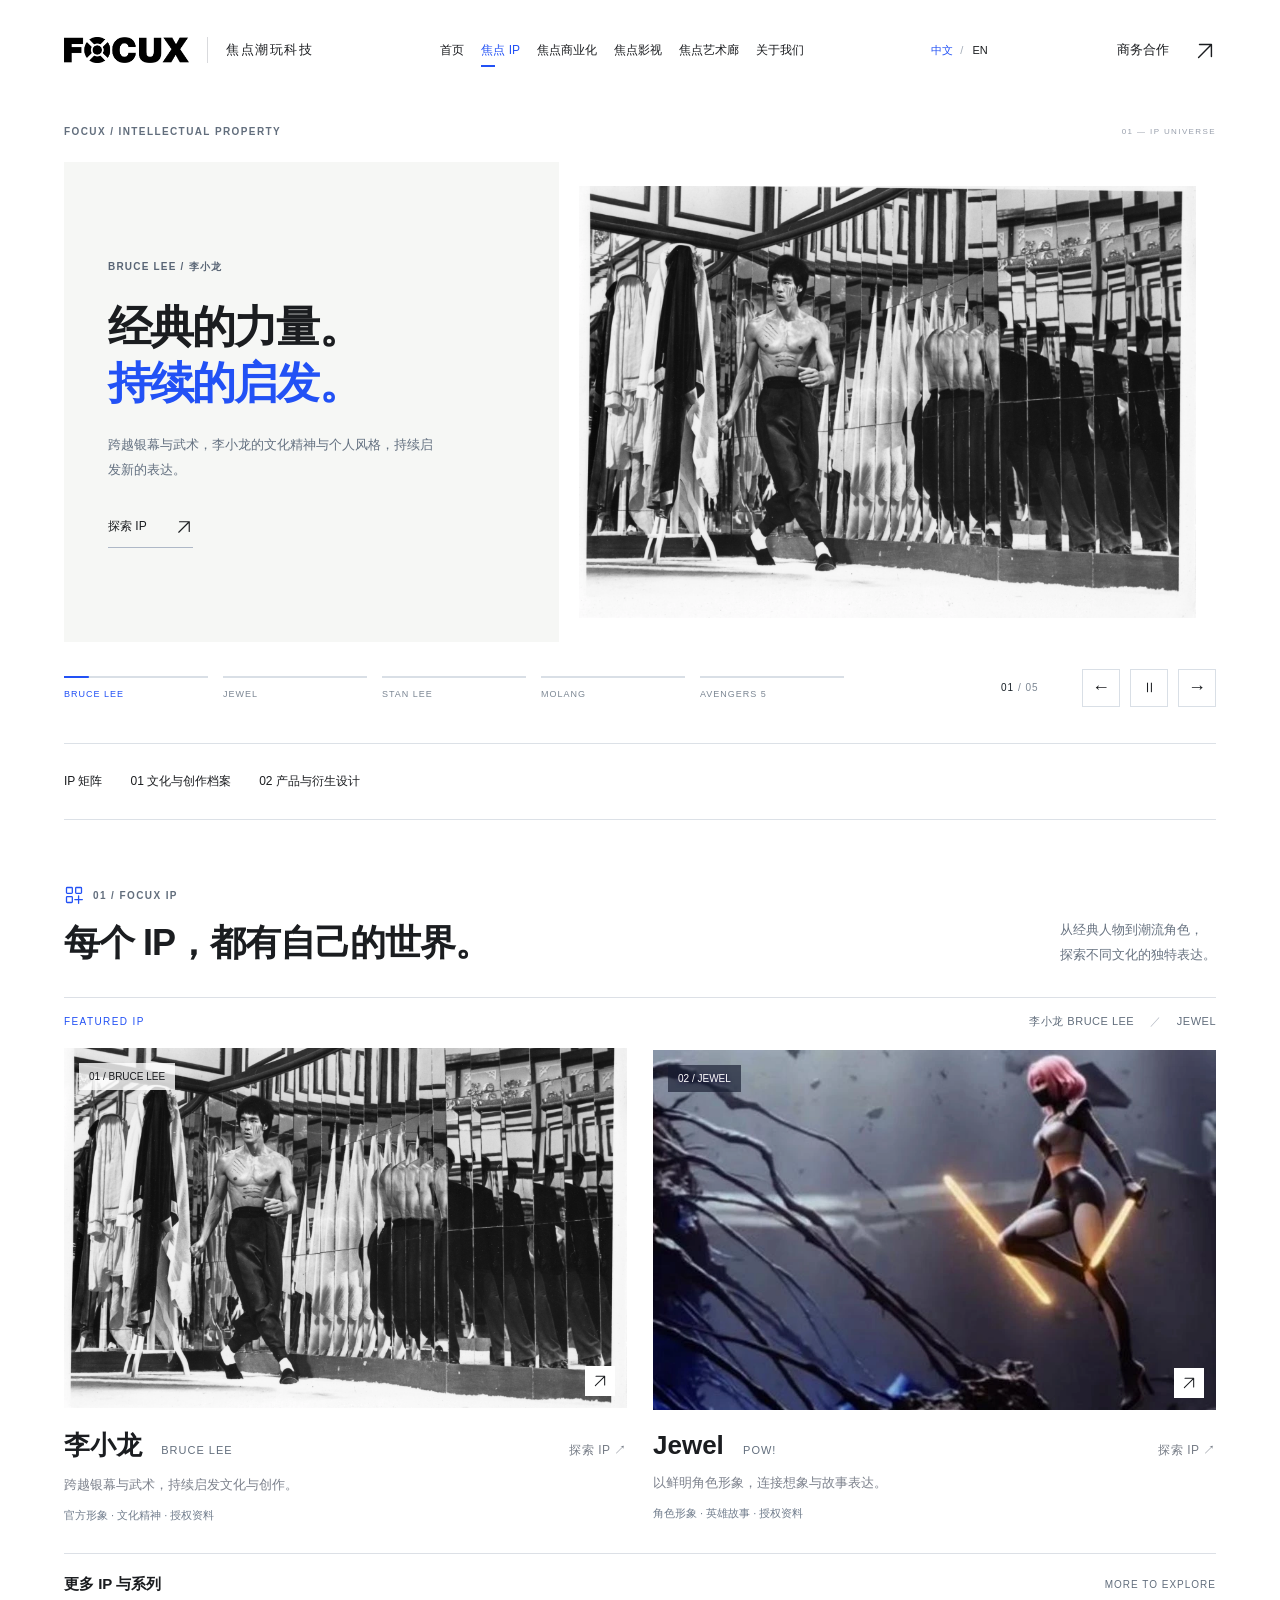
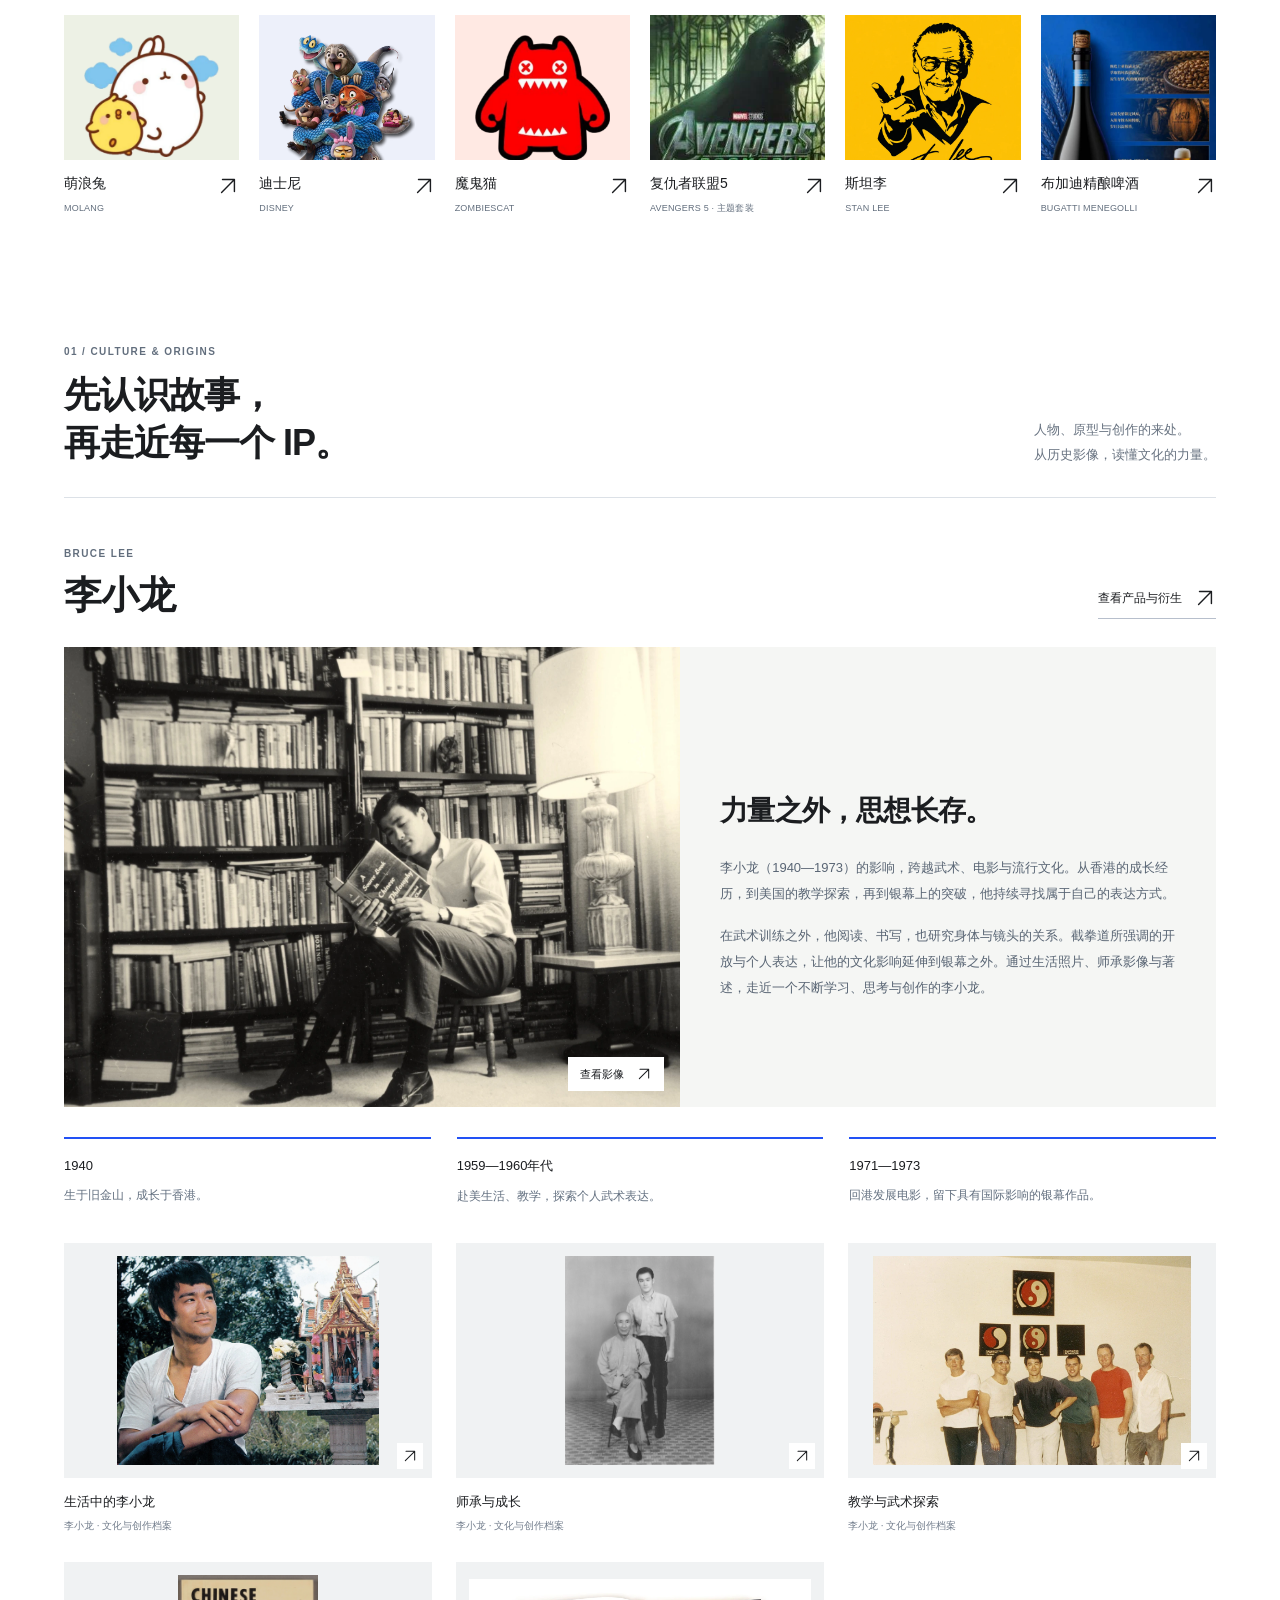
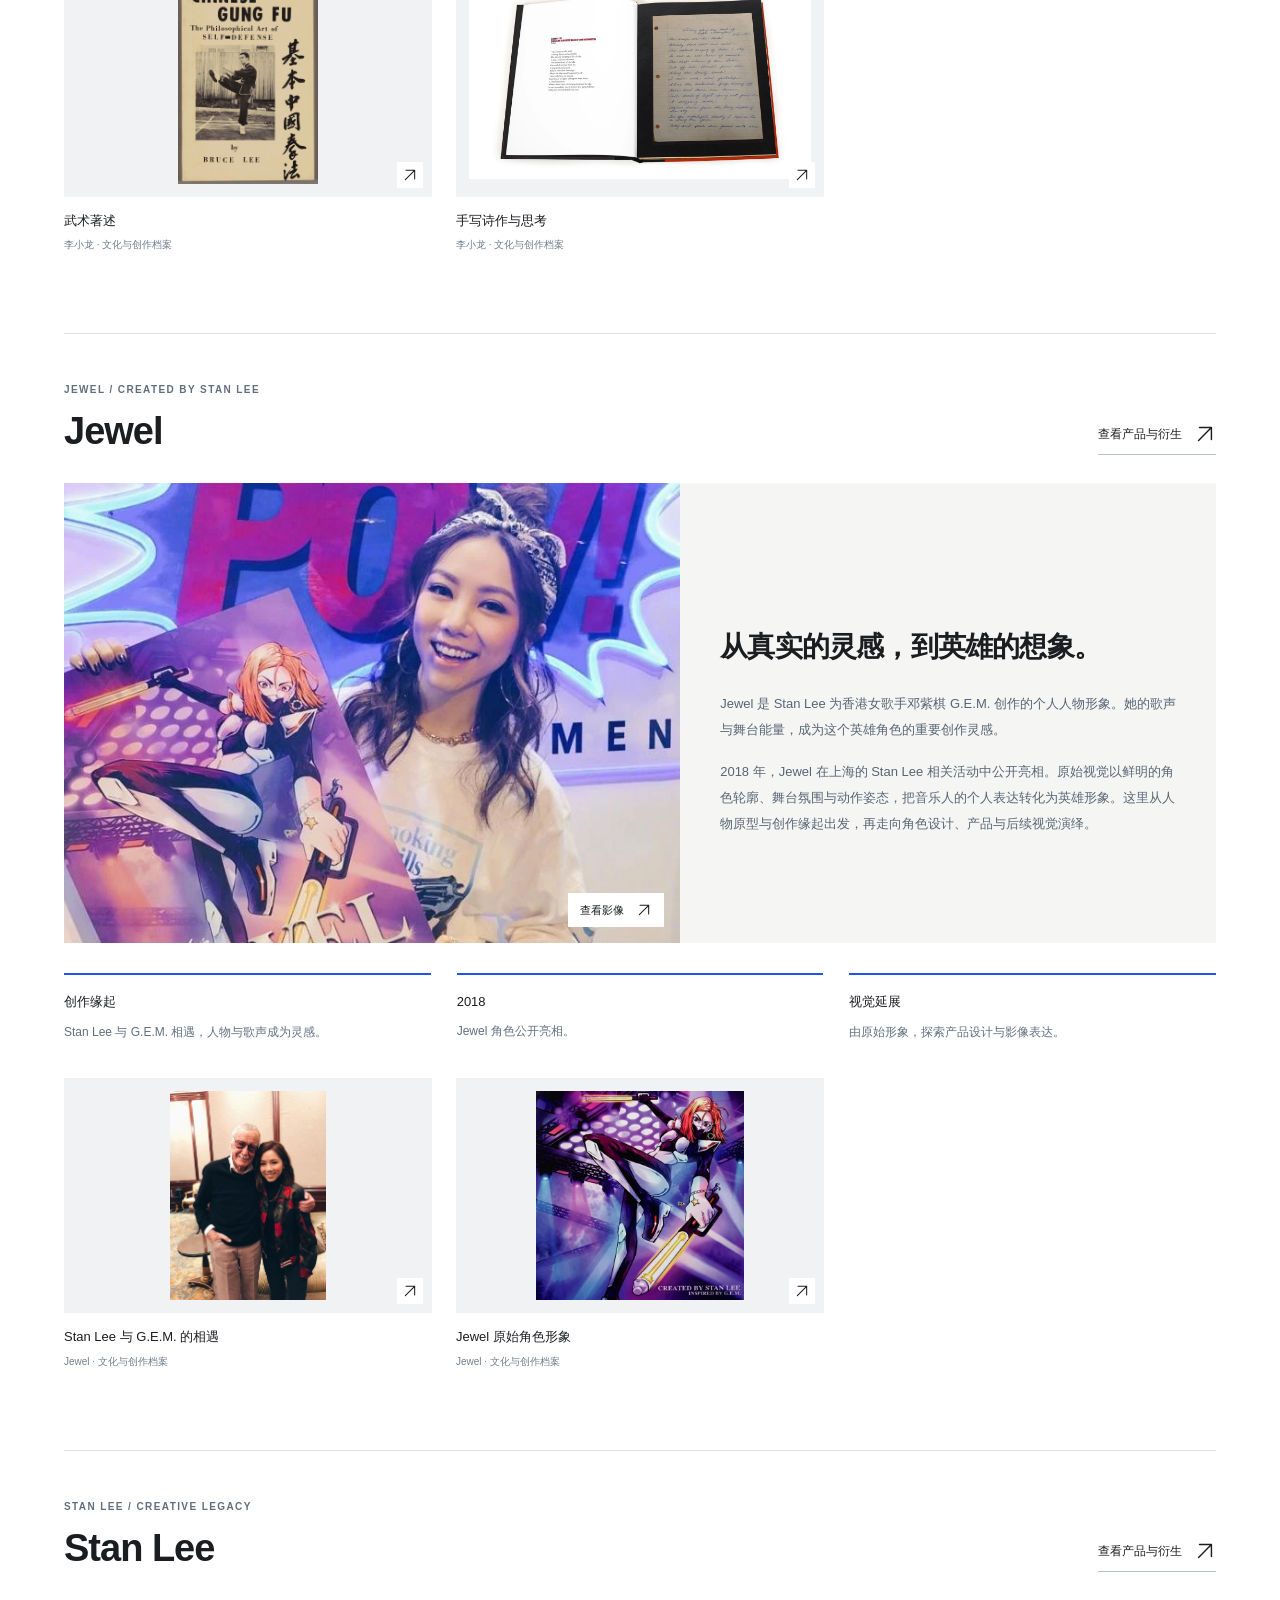
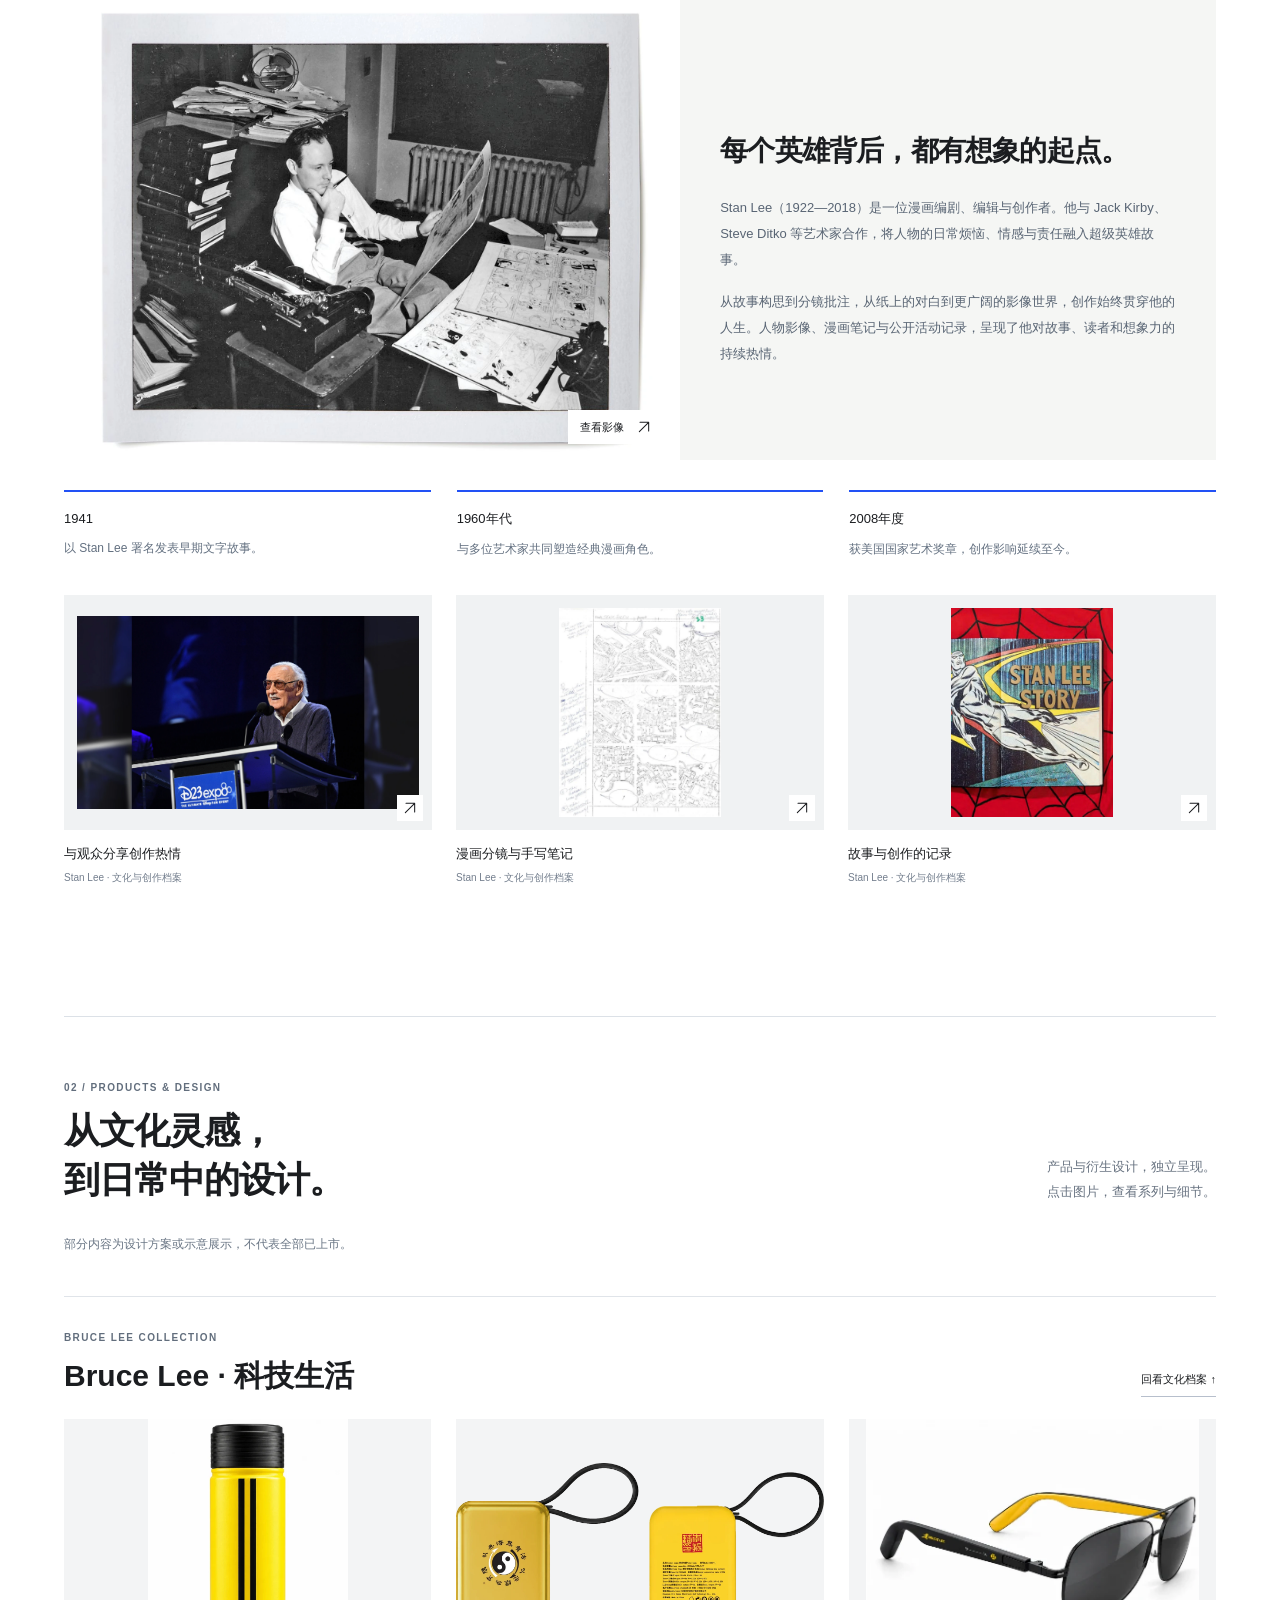
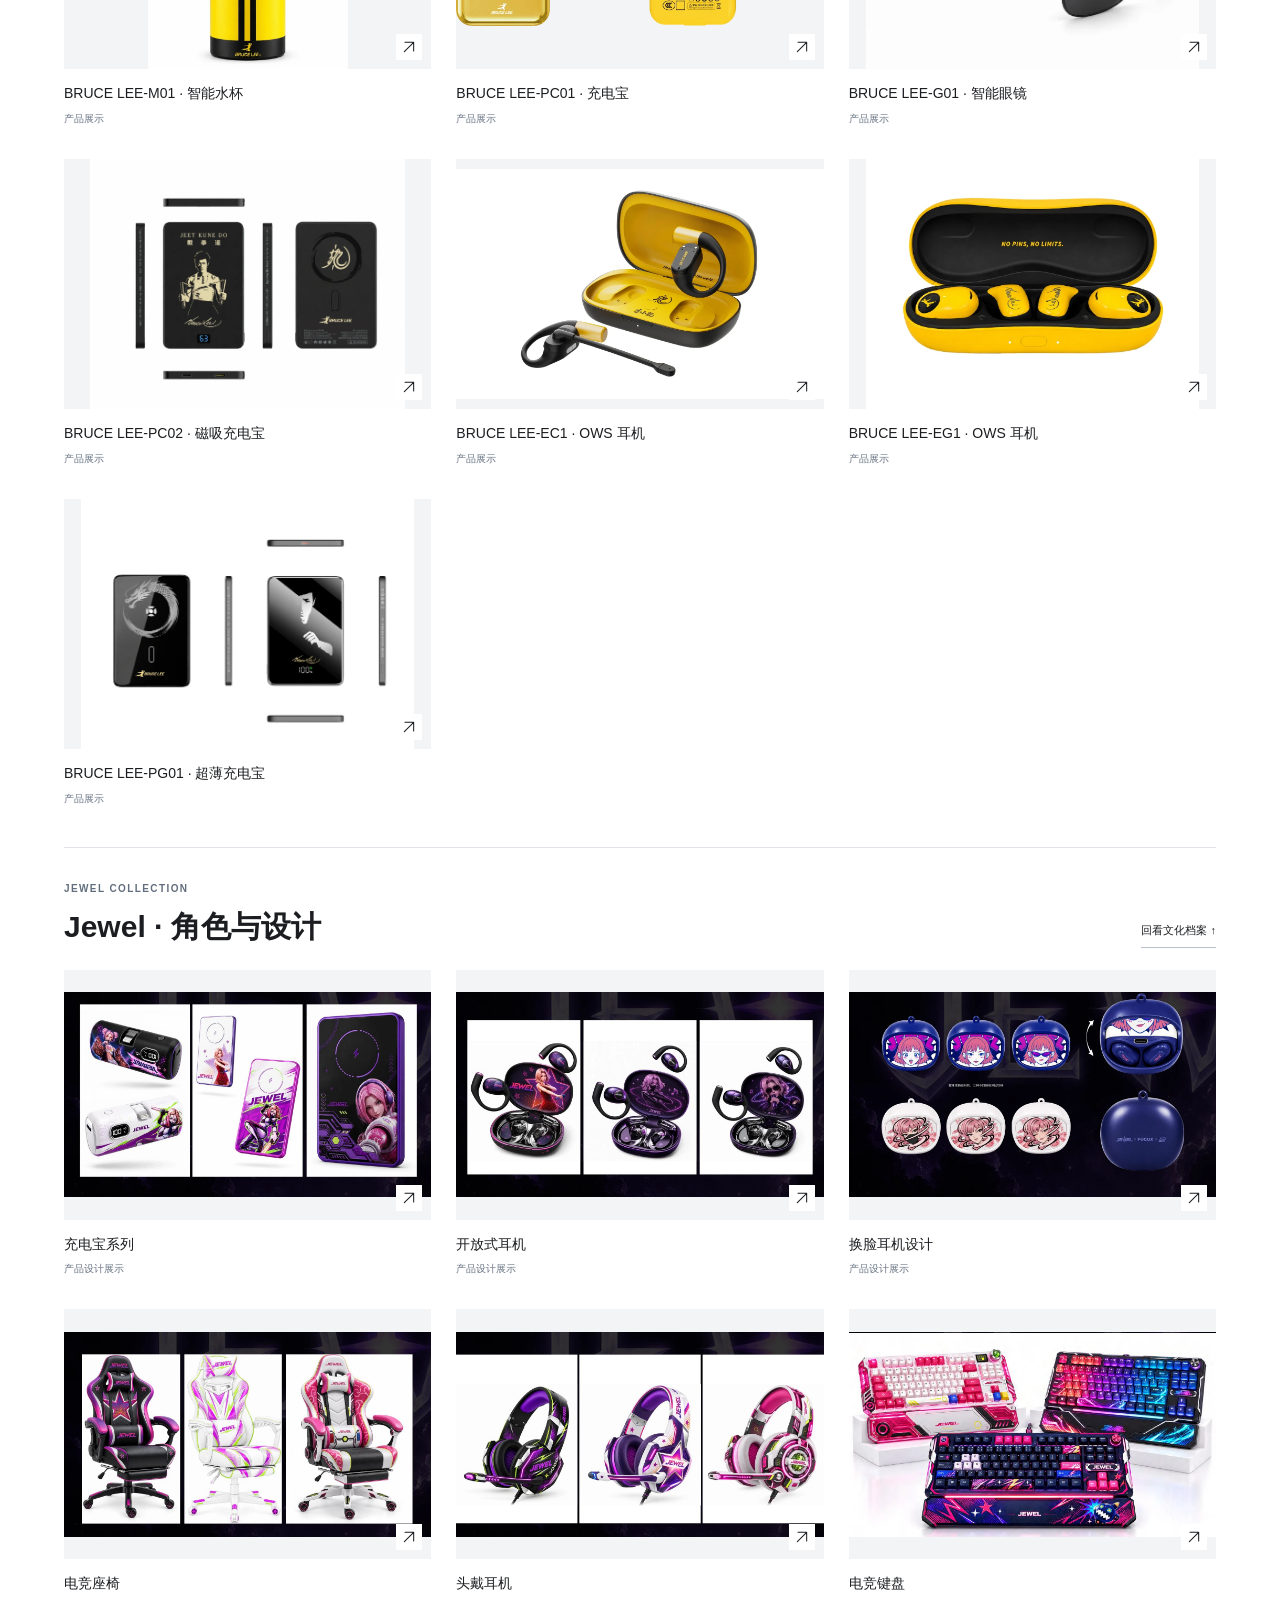
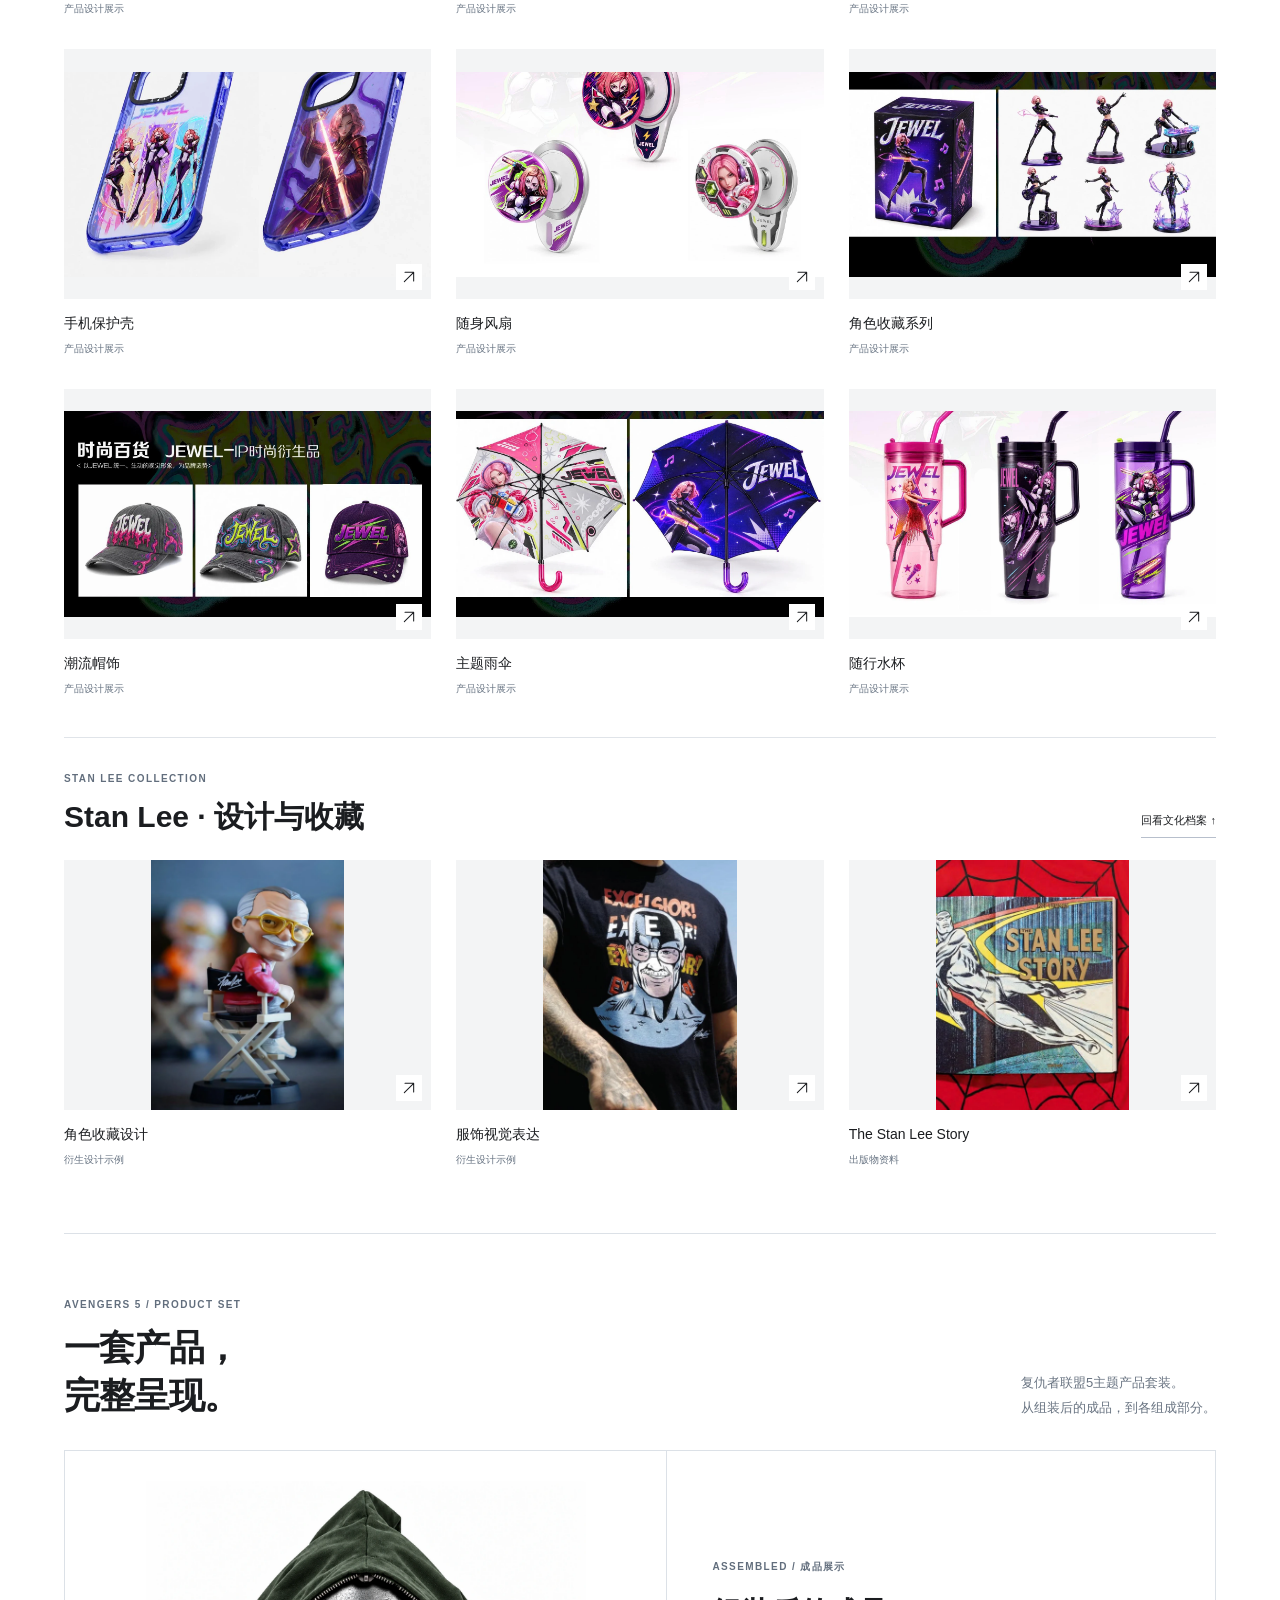
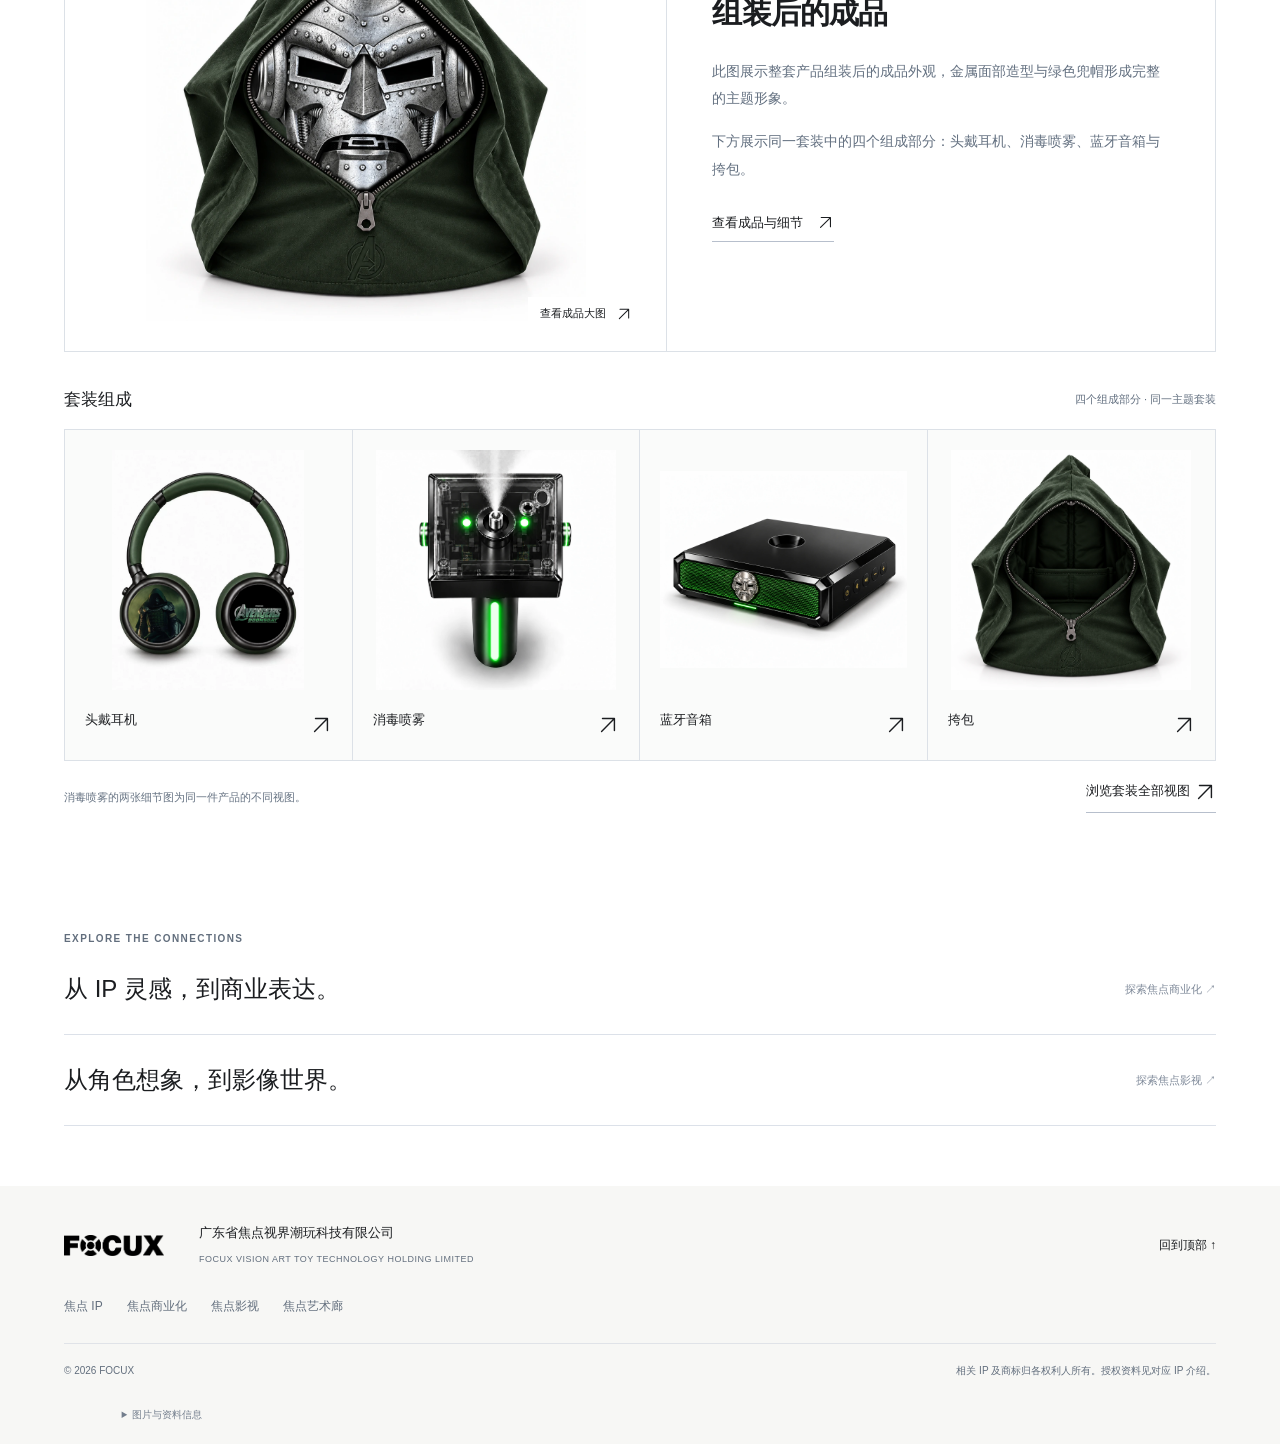
<file: ip.html>
<!doctype html><html lang="zh-CN"><head><meta charset="UTF-8"><meta name="viewport" content="width=device-width,initial-scale=1"><meta name="description" content="探索焦点IP矩阵：主推Bruce Lee与Jewel，呈现人物文化、角色故事及对应授权资料。"><meta name="theme-color" content="#ffffff"><title>焦点 IP｜FOCUX 焦点潮玩科技</title><link rel="stylesheet" href="assets/home.css?v=20261109-10"><script defer src="assets/galleries.js?v=20261109-10"></script><script defer src="assets/home.js?v=20261109-10"></script><script src="assets/language.js?v=20261109-10" defer></script><link rel="canonical" href="https://focux-art.com/ip.html"><link rel="alternate" hreflang="zh-CN" href="https://focux-art.com/ip.html"><link rel="alternate" hreflang="en" href="https://focux-art.com/en/ip.html"><link rel="alternate" hreflang="x-default" href="https://focux-art.com/ip.html"></head><body><svg xmlns="http://www.w3.org/2000/svg" class="icon-definitions" width="0" height="0" aria-hidden="true" focusable="false"><defs><symbol id="focux-ip" viewBox="0 0 24 24"><rect x="3" y="3" width="7" height="7" rx="1"/><rect x="14" y="3" width="7" height="7" rx="1"/><rect x="3" y="14" width="7" height="7" rx="1"/><path d="M17.5 13v9m-4.5-4.5h9"/></symbol><symbol id="focux-commerce" viewBox="0 0 24 24"><path d="M8 7V5.5A2.5 2.5 0 0 1 10.5 3h3A2.5 2.5 0 0 1 16 5.5V7"/><rect x="3" y="7" width="18" height="14" rx="2"/><path d="M3 12.5c5 3 13 3 18 0M10 14.5v2h4v-2"/></symbol><symbol id="focux-film" viewBox="0 0 24 24"><path d="m3 8 17-5 1.5 5L4.5 13zM7 7l3 4m3-6 3 4M4.5 13v7a1 1 0 0 0 1 1h14a1 1 0 0 0 1-1V11"/><path d="m10 15 5 2-5 2z" fill="currentColor" stroke="none"/></symbol><symbol id="focux-match" viewBox="0 0 24 24"><circle cx="8" cy="12" r="5"/><circle cx="16" cy="12" r="5"/><path d="m10 12 1.5 1.5L15 10"/></symbol><symbol id="focux-design" viewBox="0 0 24 24"><path d="m12 3 9 5-9 5-9-5zM3 8v9l9 5 9-5V8M12 13v9M7.5 5.5l9 5"/></symbol><symbol id="focux-channels" viewBox="0 0 24 24"><rect x="9" y="3" width="6" height="5" rx="1"/><rect x="2" y="16" width="6" height="5" rx="1"/><rect x="16" y="16" width="6" height="5" rx="1"/><path d="M12 8v4m-7 4v-4h14v4"/></symbol><symbol id="focux-users" viewBox="0 0 24 24"><circle cx="9" cy="8" r="3"/><path d="M3 21v-2a6 6 0 0 1 12 0v2M16 5a3 3 0 0 1 0 6m2 4a5 5 0 0 1 3 4v2"/></symbol><symbol id="focux-ai-film" viewBox="0 0 24 24"><rect x="3" y="6" width="15" height="15" rx="2"/><path d="m8 10 6 3.5L8 17zM18 8l3 2v7l-3 2M19 1v4m-2-2h4"/></symbol><symbol id="focux-live" viewBox="0 0 24 24"><rect x="5" y="2.5" width="14" height="19" rx="2"/><circle cx="12" cy="9" r="2.5"/><path d="M8 17a4 4 0 0 1 8 0M10 19h4"/></symbol><symbol id="focux-ai-series" viewBox="0 0 24 24"><path d="M5 3h14M4 7h16"/><rect x="3" y="11" width="18" height="10" rx="2"/><path d="m9 13.5 5 2.5-5 2.5z" fill="currentColor" stroke="none"/></symbol><symbol id="focux-globe" viewBox="0 0 24 24"><circle cx="12" cy="12" r="9"/><ellipse cx="12" cy="12" rx="4" ry="9"/><path d="M3 12h18M4.5 7.5h15m-15 9h15"/></symbol><symbol id="focux-authorization" viewBox="0 0 24 24"><path d="m12 2 8 3v6c0 5-4 8.5-8 11-4-2.5-8-6-8-11V5z"/><path d="m8 11.5 2.5 2.5 5.5-6"/></symbol><symbol id="focux-arrow-up-right" viewBox="0 0 24 24"><path d="M5 19 19 5M6 5h13v13"/></symbol><symbol id="focux-arrow-right" viewBox="0 0 24 24"><path d="M3 12h18m-7-7 7 7-7 7"/></symbol><symbol id="focux-arrow-down" viewBox="0 0 24 24"><path d="M12 3v18m-7-7 7 7 7-7"/></symbol><symbol id="focux-menu" viewBox="0 0 24 24"><path d="M4 6h16M4 12h16M4 18h16"/></symbol><symbol id="focux-close" viewBox="0 0 24 24"><path d="m6 6 12 12M6 18 18 6"/></symbol><symbol id="focux-zoom" viewBox="0 0 24 24"><circle cx="10" cy="10" r="6.5"/><path d="m15 15 6 6M7 10h6m-3-3v6"/></symbol></defs></svg><a class="skip-link" href="#top">跳至正文</a><header><a href="index.html" class="identity" aria-label="焦点潮玩科技首页"><img src="assets/home/focux-logo.webp" alt="FOCUX" width="1812" height="379" decoding="async"><span>焦点潮玩科技</span></a><button class="menu-toggle" aria-expanded="false" aria-controls="main-nav">菜单 <svg class="ui-icon" aria-hidden="true" focusable="false" viewBox="0 0 24 24"><use href="#focux-menu"></use></svg></button><nav id="main-nav"><a href="index.html">首页</a><a href="ip.html" class="current" aria-current="page">焦点 IP</a><a href="business.html">焦点商业化</a><a href="film.html">焦点影视</a><a href="art.html">焦点艺术廊</a><a href="index.html#about">关于我们</a></nav><div class="language-switch" aria-label="语言切换"><span aria-current="true">中文</span><i>/</i><a href="en/ip.html" lang="en" hreflang="en" data-language-switch="en">EN</a></div><a class="contact-link" href="index.html#cooperate">商务合作 <span><svg class="ui-icon" aria-hidden="true" focusable="false" viewBox="0 0 24 24"><use href="#focux-arrow-up-right"></use></svg></span></a></header><main id="top"><section class="ip-carousel container" aria-label="焦点 IP 精选" aria-roledescription="轮播图"><div class="inner-top"><p class="eyebrow">FOCUX / INTELLECTUAL PROPERTY</p><span>01 — IP UNIVERSE</span></div><div class="ip-carousel-stage"><article class="ip-slide is-active" data-slide="0" role="group" aria-roledescription="幻灯片" aria-label="1 / 5：BRUCE LEE / 李小龙" aria-hidden="false"><div class="ip-slide-copy"><p class="eyebrow">BRUCE LEE / 李小龙</p><h1>经典的力量。<br><span>持续的启发。</span></h1><p class="ip-slide-description">跨越银幕与武术，李小龙的文化精神与个人风格，持续启发新的表达。</p><button class="ip-slide-cta" data-ip="bruce">探索 IP <svg class="ui-icon" aria-hidden="true" focusable="false" viewBox="0 0 24 24"><use href="#focux-arrow-up-right"></use></svg></button></div><div class="ip-slide-art"><img src="assets/home/bruce-mirror-scene.webp" alt="李小龙官方镜室影像" width="1800" height="1260" decoding="async" fetchpriority="high"></div></article><article class="ip-slide" data-slide="1" role="group" aria-roledescription="幻灯片" aria-label="2 / 5：JEWEL / POW!" aria-hidden="true" inert><div class="ip-slide-copy"><p class="eyebrow">JEWEL / POW!</p><h2>英雄的世界。<br><span>想象的边界。</span></h2><p class="ip-slide-description">从角色故事到产品设计与影像创作，探索 Jewel 英雄世界的更多可能。</p><button class="ip-slide-cta" data-ip="jewel">探索 IP <svg class="ui-icon" aria-hidden="true" focusable="false" viewBox="0 0 24 24"><use href="#focux-arrow-up-right"></use></svg></button></div><div class="ip-slide-art"><img src="assets/jewel.webp" alt="Jewel 官方角色主视觉" width="1199" height="1200" decoding="async" loading="eager"></div></article><article class="ip-slide" data-slide="2" role="group" aria-roledescription="幻灯片" aria-label="3 / 5：STAN LEE / 斯坦李" aria-hidden="true" inert><div class="ip-slide-copy"><p class="eyebrow">STAN LEE / 斯坦李</p><h2>创意的源点。<br><span>故事的延伸。</span></h2><p class="ip-slide-description">鲜明的人物形象与漫画创作精神，让超级英雄文化连接更多热爱。</p><button class="ip-slide-cta" data-ip="stan">探索 IP <svg class="ui-icon" aria-hidden="true" focusable="false" viewBox="0 0 24 24"><use href="#focux-arrow-up-right"></use></svg></button></div><div class="ip-slide-art"><img src="assets/stan.webp" alt="斯坦李黄色背景人物插画" width="1200" height="1200" decoding="async" loading="eager"></div></article><article class="ip-slide" data-slide="3" role="group" aria-roledescription="幻灯片" aria-label="4 / 5：MOLANG / 萌浪兔" aria-hidden="true" inert><div class="ip-slide-copy"><p class="eyebrow">MOLANG / 萌浪兔</p><h2>温暖的陪伴。<br><span>日常的想象。</span></h2><p class="ip-slide-description">让角色走进生活，以温暖、友谊与柔软的日常，传递简单的快乐。</p><button class="ip-slide-cta" data-ip="molang">探索 IP <svg class="ui-icon" aria-hidden="true" focusable="false" viewBox="0 0 24 24"><use href="#focux-arrow-up-right"></use></svg></button></div><div class="ip-slide-art"><img src="assets/gallery/molang-home.webp" alt="萌浪兔家居生活场景" width="1174" height="1200" decoding="async" loading="eager"></div></article><article class="ip-slide" data-slide="4" role="group" aria-roledescription="幻灯片" aria-label="5 / 5：AVENGERS 5 / 主题套装" aria-hidden="true" inert><div class="ip-slide-copy"><p class="eyebrow">AVENGERS 5 / 主题套装</p><h2>从主题想象，<br><span>到完整呈现。</span></h2><p class="ip-slide-description">以组装后的成品与套装组成，展示 IP 主题在产品设计中的完整表达。</p><button class="ip-slide-cta" data-ip="avengers">探索 IP <svg class="ui-icon" aria-hidden="true" focusable="false" viewBox="0 0 24 24"><use href="#focux-arrow-up-right"></use></svg></button></div><div class="ip-slide-art"><img src="assets/gallery/avengers-set-assembled.webp" alt="复仇者联盟5主题套装组装后的成品" width="1254" height="1254" decoding="async" loading="eager"></div></article></div><div class="ip-carousel-footer"><div class="ip-carousel-pagination" aria-label="选择轮播图片"><button class="ip-carousel-dot is-active" data-carousel-to="0" aria-label="第1张：BRUCE LEE / 李小龙" aria-current="true"><span class="carousel-dot-track"><i></i></span><span class="carousel-dot-name">BRUCE LEE</span></button><button class="ip-carousel-dot" data-carousel-to="1" aria-label="第2张：JEWEL / POW!" aria-current="false"><span class="carousel-dot-track"><i></i></span><span class="carousel-dot-name">JEWEL</span></button><button class="ip-carousel-dot" data-carousel-to="2" aria-label="第3张：STAN LEE / 斯坦李" aria-current="false"><span class="carousel-dot-track"><i></i></span><span class="carousel-dot-name">STAN LEE</span></button><button class="ip-carousel-dot" data-carousel-to="3" aria-label="第4张：MOLANG / 萌浪兔" aria-current="false"><span class="carousel-dot-track"><i></i></span><span class="carousel-dot-name">MOLANG</span></button><button class="ip-carousel-dot" data-carousel-to="4" aria-label="第5张：AVENGERS 5 / 主题套装" aria-current="false"><span class="carousel-dot-track"><i></i></span><span class="carousel-dot-name">AVENGERS 5</span></button></div><div class="ip-carousel-controls"><span class="ip-carousel-counter" aria-hidden="true"><b>01</b> / 05</span><button data-carousel-prev aria-label="上一张">←</button><button data-carousel-pause aria-label="暂停自动轮播" aria-pressed="false"><span aria-hidden="true">Ⅱ</span></button><button data-carousel-next aria-label="下一张">→</button></div></div><p class="carousel-announcement sr-only" aria-live="polite" aria-atomic="true"></p></section><nav class="chapter-jumps container" aria-label="IP内容分区"><a href="#ip">IP 矩阵</a><a href="#culture">01 文化与创作档案</a><a href="#series">02 产品与衍生设计</a></nav><section class="ip-section container section" id="ip"><div class="section-head compact-head"><div><p class="eyebrow icon-eyebrow"><svg class="ui-icon" aria-hidden="true" focusable="false" viewBox="0 0 24 24"><use href="#focux-ip"></use></svg>01 / FOCUX IP</p><h2>每个 IP，<br class="mobile-break">都有自己的世界。</h2></div><p class="section-intro">从经典人物到潮流角色，<br>探索不同文化的独特表达。</p></div><div class="featured-ip-heading"><span>FEATURED IP</span><p>李小龙 BRUCE LEE <i>／</i> JEWEL</p></div><div class="ip-grid featured-ip-grid"><button class="ip-card ip-bruce" id="ip-bruce" data-ip="bruce"><div class="ip-image"><img src="assets/home/bruce-mirror-scene.webp" alt="李小龙官方镜室影像" loading="lazy" width="1281" height="1600" decoding="async"><span>01 / BRUCE LEE</span><b><svg class="ui-icon" aria-hidden="true" focusable="false" viewBox="0 0 24 24"><use href="#focux-arrow-up-right"></use></svg></b></div><div class="ip-caption"><h3>李小龙 <em>BRUCE LEE</em></h3><span>探索 IP ↗</span></div><p>跨越银幕与武术，持续启发文化与创作。</p><small>官方形象 · 文化精神 · 授权资料</small></button><button class="ip-card ip-jewel" id="ip-jewel" data-ip="jewel"><div class="ip-image"><img src="assets/home/jewel-world.webp" alt="Jewel角色世界场景" loading="lazy" width="807" height="807" decoding="async"><span>02 / JEWEL</span><b><svg class="ui-icon" aria-hidden="true" focusable="false" viewBox="0 0 24 24"><use href="#focux-arrow-up-right"></use></svg></b></div><div class="ip-caption"><h3>Jewel <em>POW!</em></h3><span>探索 IP ↗</span></div><p>以鲜明角色形象，连接想象与故事表达。</p><small>角色形象 · 英雄故事 · 授权资料</small></button></div><div class="secondary-ip-heading"><p>更多 IP 与系列</p><span>MORE TO EXPLORE</span></div><div class="secondary-ip-grid"><button data-ip="molang"><div class="secondary-visual secondary-molang"><img src="assets/molang.webp" alt="萌浪兔" loading="lazy" width="651" height="586" decoding="async"></div><h3>萌浪兔 <b><svg class="ui-icon" aria-hidden="true" focusable="false" viewBox="0 0 24 24"><use href="#focux-arrow-up-right"></use></svg></b></h3><small>MOLANG</small></button><button data-ip="disney"><div class="secondary-visual secondary-disney"><img src="assets/disney.webp" alt="迪士尼" loading="lazy" width="1065" height="1200" decoding="async"></div><h3>迪士尼 <b><svg class="ui-icon" aria-hidden="true" focusable="false" viewBox="0 0 24 24"><use href="#focux-arrow-up-right"></use></svg></b></h3><small>DISNEY</small></button><button data-ip="cat"><div class="secondary-visual secondary-cat"><img src="assets/cat.webp" alt="魔鬼猫" loading="lazy" width="426" height="396" decoding="async"></div><h3>魔鬼猫 <b><svg class="ui-icon" aria-hidden="true" focusable="false" viewBox="0 0 24 24"><use href="#focux-arrow-up-right"></use></svg></b></h3><small>ZOMBIESCAT</small></button><button data-ip="avengers"><div class="secondary-visual secondary-avengers"><img src="assets/home/avengers.webp" alt="复仇者联盟5" loading="lazy" width="250" height="377" decoding="async"></div><h3>复仇者联盟5 <b><svg class="ui-icon" aria-hidden="true" focusable="false" viewBox="0 0 24 24"><use href="#focux-arrow-up-right"></use></svg></b></h3><small>AVENGERS 5 · 主题套装</small></button><button data-ip="stan"><div class="secondary-visual secondary-stan"><img src="assets/stan.webp" alt="斯坦李" loading="lazy" width="1200" height="1200" decoding="async"></div><h3>斯坦李 <b><svg class="ui-icon" aria-hidden="true" focusable="false" viewBox="0 0 24 24"><use href="#focux-arrow-up-right"></use></svg></b></h3><small>STAN LEE</small></button><button data-ip="bugatti"><div class="secondary-visual secondary-bugatti"><img src="assets/home/s30-image90.webp" alt="布加迪精酿啤酒品牌系列" loading="lazy" width="975" height="1300" decoding="async"></div><h3>布加迪精酿啤酒 <b><svg class="ui-icon" aria-hidden="true" focusable="false" viewBox="0 0 24 24"><use href="#focux-arrow-up-right"></use></svg></b></h3><small>BUGATTI MENEGOLLI</small></button></div></section><section class="culture-section container section" id="culture"><div class="section-head"><div><p class="eyebrow">01 / CULTURE & ORIGINS</p><h2>先认识故事，<br>再走近每一个 IP。</h2></div><p class="section-intro">人物、原型与创作的来处。<br>从历史影像，读懂文化的力量。</p></div><article class="culture-story" id="culture-bruce"><div class="culture-story-head"><div><p class="eyebrow">BRUCE LEE</p><h3>李小龙</h3></div><a class="plain-link" href="#series-bruce">查看产品与衍生 <svg class="ui-icon" aria-hidden="true" focusable="false" viewBox="0 0 24 24"><use href="#focux-arrow-up-right"></use></svg></a></div><div class="culture-feature"><button class="culture-feature-image" data-gallery-open="culture-bruce-0" aria-label="放大查看李小龙文化影像"><img src="assets/editorial/bruce-reading.webp" alt="力量之外，思想长存。" loading="lazy"><span>查看影像 <svg class="ui-icon" aria-hidden="true" focusable="false" viewBox="0 0 24 24"><use href="#focux-arrow-up-right"></use></svg></span></button><div class="culture-feature-copy"><h4>力量之外，思想长存。</h4><p>李小龙（1940—1973）的影响，跨越武术、电影与流行文化。从香港的成长经历，到美国的教学探索，再到银幕上的突破，他持续寻找属于自己的表达方式。</p><p>在武术训练之外，他阅读、书写，也研究身体与镜头的关系。截拳道所强调的开放与个人表达，让他的文化影响延伸到银幕之外。通过生活照片、师承影像与著述，走近一个不断学习、思考与创作的李小龙。</p></div></div><ol class="culture-timeline"><li><strong>1940</strong><p>生于旧金山，成长于香港。</p></li><li><strong>1959—1960年代</strong><p>赴美生活、教学，探索个人武术表达。</p></li><li><strong>1971—1973</strong><p>回港发展电影，留下具有国际影响的银幕作品。</p></li></ol><div class="culture-image-grid"><button class="gallery-tile" data-gallery-open="culture-bruce-1" aria-label="放大查看生活中的李小龙"><span class="gallery-picture"><img src="assets/editorial/bruce-life.webp" alt="生活中的李小龙" loading="lazy" decoding="async"><b><svg class="ui-icon" aria-hidden="true" focusable="false" viewBox="0 0 24 24"><use href="#focux-arrow-up-right"></use></svg></b></span><span class="gallery-title">生活中的李小龙</span><small>李小龙 · 文化与创作档案</small></button><button class="gallery-tile" data-gallery-open="culture-bruce-2" aria-label="放大查看师承与成长"><span class="gallery-picture"><img src="assets/editorial/bruce-ipman.webp" alt="师承与成长" loading="lazy" decoding="async"><b><svg class="ui-icon" aria-hidden="true" focusable="false" viewBox="0 0 24 24"><use href="#focux-arrow-up-right"></use></svg></b></span><span class="gallery-title">师承与成长</span><small>李小龙 · 文化与创作档案</small></button><button class="gallery-tile" data-gallery-open="culture-bruce-3" aria-label="放大查看教学与武术探索"><span class="gallery-picture"><img src="assets/editorial/bruce-school.webp" alt="教学与武术探索" loading="lazy" decoding="async"><b><svg class="ui-icon" aria-hidden="true" focusable="false" viewBox="0 0 24 24"><use href="#focux-arrow-up-right"></use></svg></b></span><span class="gallery-title">教学与武术探索</span><small>李小龙 · 文化与创作档案</small></button><button class="gallery-tile" data-gallery-open="culture-bruce-4" aria-label="放大查看武术著述"><span class="gallery-picture"><img src="assets/editorial/bruce-book.webp" alt="武术著述" loading="lazy" decoding="async"><b><svg class="ui-icon" aria-hidden="true" focusable="false" viewBox="0 0 24 24"><use href="#focux-arrow-up-right"></use></svg></b></span><span class="gallery-title">武术著述</span><small>李小龙 · 文化与创作档案</small></button><button class="gallery-tile" data-gallery-open="culture-bruce-5" aria-label="放大查看手写诗作与思考"><span class="gallery-picture"><img src="assets/editorial/bruce-poetry.webp" alt="手写诗作与思考" loading="lazy" decoding="async"><b><svg class="ui-icon" aria-hidden="true" focusable="false" viewBox="0 0 24 24"><use href="#focux-arrow-up-right"></use></svg></b></span><span class="gallery-title">手写诗作与思考</span><small>李小龙 · 文化与创作档案</small></button></div></article><article class="culture-story" id="culture-jewel"><div class="culture-story-head"><div><p class="eyebrow">JEWEL / CREATED BY STAN LEE</p><h3>Jewel</h3></div><a class="plain-link" href="#series-jewel">查看产品与衍生 <svg class="ui-icon" aria-hidden="true" focusable="false" viewBox="0 0 24 24"><use href="#focux-arrow-up-right"></use></svg></a></div><div class="culture-feature"><button class="culture-feature-image" data-gallery-open="culture-jewel-0" aria-label="放大查看Jewel文化影像"><img src="assets/editorial/jewel-unveiling.webp" alt="从真实的灵感，到英雄的想象。" loading="lazy"><span>查看影像 <svg class="ui-icon" aria-hidden="true" focusable="false" viewBox="0 0 24 24"><use href="#focux-arrow-up-right"></use></svg></span></button><div class="culture-feature-copy"><h4>从真实的灵感，到英雄的想象。</h4><p>Jewel 是 Stan Lee 为香港女歌手邓紫棋 G.E.M. 创作的个人人物形象。她的歌声与舞台能量，成为这个英雄角色的重要创作灵感。</p><p>2018 年，Jewel 在上海的 Stan Lee 相关活动中公开亮相。原始视觉以鲜明的角色轮廓、舞台氛围与动作姿态，把音乐人的个人表达转化为英雄形象。这里从人物原型与创作缘起出发，再走向角色设计、产品与后续视觉演绎。</p></div></div><ol class="culture-timeline"><li><strong>创作缘起</strong><p>Stan Lee 与 G.E.M. 相遇，人物与歌声成为灵感。</p></li><li><strong>2018</strong><p>Jewel 角色公开亮相。</p></li><li><strong>视觉延展</strong><p>由原始形象，探索产品设计与影像表达。</p></li></ol><div class="culture-image-grid"><button class="gallery-tile" data-gallery-open="culture-jewel-1" aria-label="放大查看Stan Lee 与 G.E.M. 的相遇"><span class="gallery-picture"><img src="assets/editorial/jewel-origin.webp" alt="Stan Lee 与 G.E.M. 的相遇" loading="lazy" decoding="async"><b><svg class="ui-icon" aria-hidden="true" focusable="false" viewBox="0 0 24 24"><use href="#focux-arrow-up-right"></use></svg></b></span><span class="gallery-title">Stan Lee 与 G.E.M. 的相遇</span><small>Jewel · 文化与创作档案</small></button><button class="gallery-tile" data-gallery-open="culture-jewel-2" aria-label="放大查看Jewel 原始角色形象"><span class="gallery-picture"><img src="assets/jewel.webp" alt="Jewel 原始角色形象" loading="lazy" decoding="async"><b><svg class="ui-icon" aria-hidden="true" focusable="false" viewBox="0 0 24 24"><use href="#focux-arrow-up-right"></use></svg></b></span><span class="gallery-title">Jewel 原始角色形象</span><small>Jewel · 文化与创作档案</small></button></div></article><article class="culture-story" id="culture-stan"><div class="culture-story-head"><div><p class="eyebrow">STAN LEE / CREATIVE LEGACY</p><h3>Stan Lee</h3></div><a class="plain-link" href="#series-stan">查看产品与衍生 <svg class="ui-icon" aria-hidden="true" focusable="false" viewBox="0 0 24 24"><use href="#focux-arrow-up-right"></use></svg></a></div><div class="culture-feature"><button class="culture-feature-image" data-gallery-open="culture-stan-0" aria-label="放大查看Stan Lee文化影像"><img src="assets/editorial/stan-working.webp" alt="每个英雄背后，都有想象的起点。" loading="lazy"><span>查看影像 <svg class="ui-icon" aria-hidden="true" focusable="false" viewBox="0 0 24 24"><use href="#focux-arrow-up-right"></use></svg></span></button><div class="culture-feature-copy"><h4>每个英雄背后，都有想象的起点。</h4><p>Stan Lee（1922—2018）是一位漫画编剧、编辑与创作者。他与 Jack Kirby、Steve Ditko 等艺术家合作，将人物的日常烦恼、情感与责任融入超级英雄故事。</p><p>从故事构思到分镜批注，从纸上的对白到更广阔的影像世界，创作始终贯穿他的人生。人物影像、漫画笔记与公开活动记录，呈现了他对故事、读者和想象力的持续热情。</p></div></div><ol class="culture-timeline"><li><strong>1941</strong><p>以 Stan Lee 署名发表早期文字故事。</p></li><li><strong>1960年代</strong><p>与多位艺术家共同塑造经典漫画角色。</p></li><li><strong>2008年度</strong><p>获美国国家艺术奖章，创作影响延续至今。</p></li></ol><div class="culture-image-grid"><button class="gallery-tile" data-gallery-open="culture-stan-1" aria-label="放大查看与观众分享创作热情"><span class="gallery-picture"><img src="assets/editorial/stan-stage.webp" alt="与观众分享创作热情" loading="lazy" decoding="async"><b><svg class="ui-icon" aria-hidden="true" focusable="false" viewBox="0 0 24 24"><use href="#focux-arrow-up-right"></use></svg></b></span><span class="gallery-title">与观众分享创作热情</span><small>Stan Lee · 文化与创作档案</small></button><button class="gallery-tile" data-gallery-open="culture-stan-2" aria-label="放大查看漫画分镜与手写笔记"><span class="gallery-picture"><img src="assets/gallery/stan-s5-image7.webp" alt="漫画分镜与手写笔记" loading="lazy" decoding="async"><b><svg class="ui-icon" aria-hidden="true" focusable="false" viewBox="0 0 24 24"><use href="#focux-arrow-up-right"></use></svg></b></span><span class="gallery-title">漫画分镜与手写笔记</span><small>Stan Lee · 文化与创作档案</small></button><button class="gallery-tile" data-gallery-open="culture-stan-3" aria-label="放大查看故事与创作的记录"><span class="gallery-picture"><img src="assets/gallery/stan-s57-image150.webp" alt="故事与创作的记录" loading="lazy" decoding="async"><b><svg class="ui-icon" aria-hidden="true" focusable="false" viewBox="0 0 24 24"><use href="#focux-arrow-up-right"></use></svg></b></span><span class="gallery-title">故事与创作的记录</span><small>Stan Lee · 文化与创作档案</small></button></div></article></section><section class="series-section container section products-chapter" id="series"><div class="section-head"><div><p class="eyebrow">02 / PRODUCTS & DESIGN</p><h2>从文化灵感，<br>到日常中的设计。</h2></div><p class="section-intro">产品与衍生设计，独立呈现。<br>点击图片，查看系列与细节。</p></div><p class="gallery-note">部分内容为设计方案或示意展示，不代表全部已上市。</p><article class="brand-gallery" id="series-bruce"><div class="brand-gallery-heading"><div><p class="eyebrow">BRUCE LEE COLLECTION</p><h3>Bruce Lee · 科技生活</h3></div><a class="plain-link" href="#culture-bruce">回看文化档案 ↑</a></div><div class="gallery-grid"><button class="gallery-tile" data-gallery-open="bruce-s3-image10" aria-label="放大查看BRUCE LEE-M01 · 智能水杯"><span class="gallery-picture"><img src="assets/gallery/bruce-s3-image10.webp" alt="BRUCE LEE-M01 · 智能水杯" loading="lazy" decoding="async"><b><svg class="ui-icon" aria-hidden="true" focusable="false" viewBox="0 0 24 24"><use href="#focux-arrow-up-right"></use></svg></b></span><span class="gallery-title">BRUCE LEE-M01 · 智能水杯</span><small>产品展示</small></button><button class="gallery-tile" data-gallery-open="bruce-s4-image16" aria-label="放大查看BRUCE LEE-PC01 · 充电宝"><span class="gallery-picture"><img src="assets/gallery/bruce-s4-image16.webp" alt="BRUCE LEE-PC01 · 充电宝" loading="lazy" decoding="async"><b><svg class="ui-icon" aria-hidden="true" focusable="false" viewBox="0 0 24 24"><use href="#focux-arrow-up-right"></use></svg></b></span><span class="gallery-title">BRUCE LEE-PC01 · 充电宝</span><small>产品展示</small></button><button class="gallery-tile" data-gallery-open="bruce-s7-image27" aria-label="放大查看BRUCE LEE-G01 · 智能眼镜"><span class="gallery-picture"><img src="assets/gallery/bruce-s7-image27.webp" alt="BRUCE LEE-G01 · 智能眼镜" loading="lazy" decoding="async"><b><svg class="ui-icon" aria-hidden="true" focusable="false" viewBox="0 0 24 24"><use href="#focux-arrow-up-right"></use></svg></b></span><span class="gallery-title">BRUCE LEE-G01 · 智能眼镜</span><small>产品展示</small></button><button class="gallery-tile" data-gallery-open="bruce-s8-image32" aria-label="放大查看BRUCE LEE-PC02 · 磁吸充电宝"><span class="gallery-picture"><img src="assets/gallery/bruce-s8-image32.webp" alt="BRUCE LEE-PC02 · 磁吸充电宝" loading="lazy" decoding="async"><b><svg class="ui-icon" aria-hidden="true" focusable="false" viewBox="0 0 24 24"><use href="#focux-arrow-up-right"></use></svg></b></span><span class="gallery-title">BRUCE LEE-PC02 · 磁吸充电宝</span><small>产品展示</small></button><button class="gallery-tile" data-gallery-open="bruce-s14-image52" aria-label="放大查看BRUCE LEE-EC1 · OWS 耳机"><span class="gallery-picture"><img src="assets/gallery/bruce-s14-image52.webp" alt="BRUCE LEE-EC1 · OWS 耳机" loading="lazy" decoding="async"><b><svg class="ui-icon" aria-hidden="true" focusable="false" viewBox="0 0 24 24"><use href="#focux-arrow-up-right"></use></svg></b></span><span class="gallery-title">BRUCE LEE-EC1 · OWS 耳机</span><small>产品展示</small></button><button class="gallery-tile" data-gallery-open="bruce-s17-image63" aria-label="放大查看BRUCE LEE-EG1 · OWS 耳机"><span class="gallery-picture"><img src="assets/gallery/bruce-s17-image63.webp" alt="BRUCE LEE-EG1 · OWS 耳机" loading="lazy" decoding="async"><b><svg class="ui-icon" aria-hidden="true" focusable="false" viewBox="0 0 24 24"><use href="#focux-arrow-up-right"></use></svg></b></span><span class="gallery-title">BRUCE LEE-EG1 · OWS 耳机</span><small>产品展示</small></button><button class="gallery-tile" data-gallery-open="bruce-s20-image71" aria-label="放大查看BRUCE LEE-PG01 · 超薄充电宝"><span class="gallery-picture"><img src="assets/gallery/bruce-s20-image71.webp" alt="BRUCE LEE-PG01 · 超薄充电宝" loading="lazy" decoding="async"><b><svg class="ui-icon" aria-hidden="true" focusable="false" viewBox="0 0 24 24"><use href="#focux-arrow-up-right"></use></svg></b></span><span class="gallery-title">BRUCE LEE-PG01 · 超薄充电宝</span><small>产品展示</small></button></div></article><article class="brand-gallery" id="series-jewel"><div class="brand-gallery-heading"><div><p class="eyebrow">JEWEL COLLECTION</p><h3>Jewel · 角色与设计</h3></div><a class="plain-link" href="#culture-jewel">回看文化档案 ↑</a></div><div class="gallery-grid"><button class="gallery-tile" data-gallery-open="jewel-13" aria-label="放大查看充电宝系列"><span class="gallery-picture"><img src="assets/gallery/jewel-13.webp" alt="充电宝系列" loading="lazy" decoding="async"><b><svg class="ui-icon" aria-hidden="true" focusable="false" viewBox="0 0 24 24"><use href="#focux-arrow-up-right"></use></svg></b></span><span class="gallery-title">充电宝系列</span><small>产品设计展示</small></button><button class="gallery-tile" data-gallery-open="jewel-14" aria-label="放大查看开放式耳机"><span class="gallery-picture"><img src="assets/gallery/jewel-14.webp" alt="开放式耳机" loading="lazy" decoding="async"><b><svg class="ui-icon" aria-hidden="true" focusable="false" viewBox="0 0 24 24"><use href="#focux-arrow-up-right"></use></svg></b></span><span class="gallery-title">开放式耳机</span><small>产品设计展示</small></button><button class="gallery-tile" data-gallery-open="jewel-15" aria-label="放大查看换脸耳机设计"><span class="gallery-picture"><img src="assets/gallery/jewel-15.webp" alt="换脸耳机设计" loading="lazy" decoding="async"><b><svg class="ui-icon" aria-hidden="true" focusable="false" viewBox="0 0 24 24"><use href="#focux-arrow-up-right"></use></svg></b></span><span class="gallery-title">换脸耳机设计</span><small>产品设计展示</small></button><button class="gallery-tile" data-gallery-open="jewel-17" aria-label="放大查看电竞座椅"><span class="gallery-picture"><img src="assets/gallery/jewel-17.webp" alt="电竞座椅" loading="lazy" decoding="async"><b><svg class="ui-icon" aria-hidden="true" focusable="false" viewBox="0 0 24 24"><use href="#focux-arrow-up-right"></use></svg></b></span><span class="gallery-title">电竞座椅</span><small>产品设计展示</small></button><button class="gallery-tile" data-gallery-open="jewel-18" aria-label="放大查看头戴耳机"><span class="gallery-picture"><img src="assets/gallery/jewel-18.webp" alt="头戴耳机" loading="lazy" decoding="async"><b><svg class="ui-icon" aria-hidden="true" focusable="false" viewBox="0 0 24 24"><use href="#focux-arrow-up-right"></use></svg></b></span><span class="gallery-title">头戴耳机</span><small>产品设计展示</small></button><button class="gallery-tile" data-gallery-open="jewel-19" aria-label="放大查看电竞键盘"><span class="gallery-picture"><img src="assets/gallery/jewel-19.webp" alt="电竞键盘" loading="lazy" decoding="async"><b><svg class="ui-icon" aria-hidden="true" focusable="false" viewBox="0 0 24 24"><use href="#focux-arrow-up-right"></use></svg></b></span><span class="gallery-title">电竞键盘</span><small>产品设计展示</small></button><button class="gallery-tile" data-gallery-open="jewel-21" aria-label="放大查看手机保护壳"><span class="gallery-picture"><img src="assets/gallery/jewel-21.webp" alt="手机保护壳" loading="lazy" decoding="async"><b><svg class="ui-icon" aria-hidden="true" focusable="false" viewBox="0 0 24 24"><use href="#focux-arrow-up-right"></use></svg></b></span><span class="gallery-title">手机保护壳</span><small>产品设计展示</small></button><button class="gallery-tile" data-gallery-open="jewel-23" aria-label="放大查看随身风扇"><span class="gallery-picture"><img src="assets/gallery/jewel-23.webp" alt="随身风扇" loading="lazy" decoding="async"><b><svg class="ui-icon" aria-hidden="true" focusable="false" viewBox="0 0 24 24"><use href="#focux-arrow-up-right"></use></svg></b></span><span class="gallery-title">随身风扇</span><small>产品设计展示</small></button><button class="gallery-tile" data-gallery-open="jewel-25" aria-label="放大查看角色收藏系列"><span class="gallery-picture"><img src="assets/gallery/jewel-25.webp" alt="角色收藏系列" loading="lazy" decoding="async"><b><svg class="ui-icon" aria-hidden="true" focusable="false" viewBox="0 0 24 24"><use href="#focux-arrow-up-right"></use></svg></b></span><span class="gallery-title">角色收藏系列</span><small>产品设计展示</small></button><button class="gallery-tile" data-gallery-open="jewel-30" aria-label="放大查看潮流帽饰"><span class="gallery-picture"><img src="assets/gallery/jewel-30.webp" alt="潮流帽饰" loading="lazy" decoding="async"><b><svg class="ui-icon" aria-hidden="true" focusable="false" viewBox="0 0 24 24"><use href="#focux-arrow-up-right"></use></svg></b></span><span class="gallery-title">潮流帽饰</span><small>产品设计展示</small></button><button class="gallery-tile" data-gallery-open="jewel-31" aria-label="放大查看主题雨伞"><span class="gallery-picture"><img src="assets/gallery/jewel-31.webp" alt="主题雨伞" loading="lazy" decoding="async"><b><svg class="ui-icon" aria-hidden="true" focusable="false" viewBox="0 0 24 24"><use href="#focux-arrow-up-right"></use></svg></b></span><span class="gallery-title">主题雨伞</span><small>产品设计展示</small></button><button class="gallery-tile" data-gallery-open="jewel-35" aria-label="放大查看随行水杯"><span class="gallery-picture"><img src="assets/gallery/jewel-35.webp" alt="随行水杯" loading="lazy" decoding="async"><b><svg class="ui-icon" aria-hidden="true" focusable="false" viewBox="0 0 24 24"><use href="#focux-arrow-up-right"></use></svg></b></span><span class="gallery-title">随行水杯</span><small>产品设计展示</small></button></div></article><article class="brand-gallery" id="series-stan"><div class="brand-gallery-heading"><div><p class="eyebrow">STAN LEE COLLECTION</p><h3>Stan Lee · 设计与收藏</h3></div><a class="plain-link" href="#culture-stan">回看文化档案 ↑</a></div><div class="gallery-grid"><button class="gallery-tile" data-gallery-open="stan-s46-image110" aria-label="放大查看角色收藏设计"><span class="gallery-picture"><img src="assets/gallery/stan-s46-image110.webp" alt="角色收藏设计" loading="lazy" decoding="async"><b><svg class="ui-icon" aria-hidden="true" focusable="false" viewBox="0 0 24 24"><use href="#focux-arrow-up-right"></use></svg></b></span><span class="gallery-title">角色收藏设计</span><small>衍生设计示例</small></button><button class="gallery-tile" data-gallery-open="stan-s49-image112" aria-label="放大查看服饰视觉表达"><span class="gallery-picture"><img src="assets/gallery/stan-s49-image112.webp" alt="服饰视觉表达" loading="lazy" decoding="async"><b><svg class="ui-icon" aria-hidden="true" focusable="false" viewBox="0 0 24 24"><use href="#focux-arrow-up-right"></use></svg></b></span><span class="gallery-title">服饰视觉表达</span><small>衍生设计示例</small></button><button class="gallery-tile" data-gallery-open="stan-s57-image150" aria-label="放大查看The Stan Lee Story"><span class="gallery-picture"><img src="assets/gallery/stan-s57-image150.webp" alt="The Stan Lee Story" loading="lazy" decoding="async"><b><svg class="ui-icon" aria-hidden="true" focusable="false" viewBox="0 0 24 24"><use href="#focux-arrow-up-right"></use></svg></b></span><span class="gallery-title">The Stan Lee Story</span><small>出版物资料</small></button></div></article></section><section class="avengers-set-section container section" id="avengers-set"><div class="section-head"><div><p class="eyebrow">AVENGERS 5 / PRODUCT SET</p><h2>一套产品，<br>完整呈现。</h2></div><p class="section-intro">复仇者联盟5主题产品套装。<br>从组装后的成品，到各组成部分。</p></div><div class="set-finished"><button class="set-finished-image" data-gallery-open="avengers-set" data-gallery-view="5" aria-label="放大查看组装后的成品"><img src="assets/gallery/avengers-set-assembled.webp" alt="复仇者联盟5主题套装组装后的成品，金属面部造型与绿色兜帽外观" loading="lazy" width="1254" height="1254"><span>查看成品大图 <svg class="ui-icon" aria-hidden="true" focusable="false" viewBox="0 0 24 24"><use href="#focux-arrow-up-right"></use></svg></span></button><div class="set-finished-copy"><p class="eyebrow">ASSEMBLED / 成品展示</p><h3>组装后的成品</h3><p>此图展示整套产品组装后的成品外观，金属面部造型与绿色兜帽形成完整的主题形象。</p><p>下方展示同一套装中的四个组成部分：头戴耳机、消毒喷雾、蓝牙音箱与挎包。</p><button class="plain-link" data-gallery-open="avengers-set" data-gallery-view="5">查看成品与细节 <svg class="ui-icon" aria-hidden="true" focusable="false" viewBox="0 0 24 24"><use href="#focux-arrow-up-right"></use></svg></button></div></div><div class="set-parts-heading"><h3>套装组成</h3><span>四个组成部分 · 同一主题套装</span></div><div class="set-composition"><button data-gallery-open="avengers-set" data-gallery-view="0" aria-label="放大查看头戴耳机"><img src="assets/gallery/avengers-set-view-1.webp" alt="复仇者联盟5主题套装：头戴耳机" loading="lazy" width="1254" height="1254"><span>头戴耳机<b><svg class="ui-icon" aria-hidden="true" focusable="false" viewBox="0 0 24 24"><use href="#focux-arrow-up-right"></use></svg></b></span></button><button data-gallery-open="avengers-set" data-gallery-view="1" aria-label="放大查看消毒喷雾"><img src="assets/gallery/avengers-set-view-2.webp" alt="复仇者联盟5主题套装：消毒喷雾" loading="lazy" width="1254" height="1254"><span>消毒喷雾<b><svg class="ui-icon" aria-hidden="true" focusable="false" viewBox="0 0 24 24"><use href="#focux-arrow-up-right"></use></svg></b></span></button><button data-gallery-open="avengers-set" data-gallery-view="3" aria-label="放大查看蓝牙音箱"><img src="assets/gallery/avengers-set-view-4.webp" alt="复仇者联盟5主题套装：蓝牙音箱" loading="lazy" width="1254" height="1254"><span>蓝牙音箱<b><svg class="ui-icon" aria-hidden="true" focusable="false" viewBox="0 0 24 24"><use href="#focux-arrow-up-right"></use></svg></b></span></button><button data-gallery-open="avengers-set" data-gallery-view="4" aria-label="放大查看挎包"><img src="assets/gallery/avengers-set-view-5.webp" alt="复仇者联盟5主题套装：挎包" loading="lazy" width="1254" height="1254"><span>挎包<b><svg class="ui-icon" aria-hidden="true" focusable="false" viewBox="0 0 24 24"><use href="#focux-arrow-up-right"></use></svg></b></span></button></div><div class="set-footnote"><span>消毒喷雾的两张细节图为同一件产品的不同视图。</span><button class="plain-link" data-gallery-open="avengers-set" data-gallery-view="5">浏览套装全部视图 <svg class="ui-icon" aria-hidden="true" focusable="false" viewBox="0 0 24 24"><use href="#focux-arrow-up-right"></use></svg></button></div></section><section class="related-section container"><p class="eyebrow">EXPLORE THE CONNECTIONS</p><a href="business.html"><h2>从 IP 灵感，到商业表达。</h2><span>探索焦点商业化 ↗</span></a><a href="film.html"><h2>从角色想象，到影像世界。</h2><span>探索焦点影视 ↗</span></a></section></main><footer><div class="footer-top"><a href="index.html"><img src="assets/home/focux-logo.webp" alt="FOCUX" width="1812" height="379" decoding="async"></a><p>广东省焦点视界潮玩科技有限公司<br><span>FOCUX VISION ART TOY TECHNOLOGY HOLDING LIMITED</span></p><a class="back-top" href="#top">回到顶部 ↑</a></div><div class="footer-nav"><a href="ip.html">焦点 IP</a><a href="business.html">焦点商业化</a><a href="film.html">焦点影视</a><a href="art.html">焦点艺术廊</a></div><div class="footer-bottom"><span>© 2026 FOCUX</span><span>相关 IP 及商标归各权利人所有。授权资料见对应 IP 介绍。</span></div><details class="image-credits"><summary>图片与资料信息</summary><div>李小龙人物资料与影像：<a href="https://brucelee.com/bruce-lee" target="_blank" rel="noopener">Bruce Lee</a>、香港文化博物馆、Genesis Publications；Jewel 创作背景与照片：用户提供资料及同期新闻报道；Stan Lee：迪士尼官方资料、用户提供的创作档案与 WIRED 影像。历史配图与产品、后续概念视觉分别呈现。</div></details></footer><dialog id="detail-dialog" aria-label="IP与影视项目详情"><button class="dialog-close" aria-label="关闭详情"><svg class="ui-icon" aria-hidden="true" focusable="false" viewBox="0 0 24 24"><use href="#focux-close"></use></svg></button><div id="detail-content"></div></dialog></body></html>
</file>
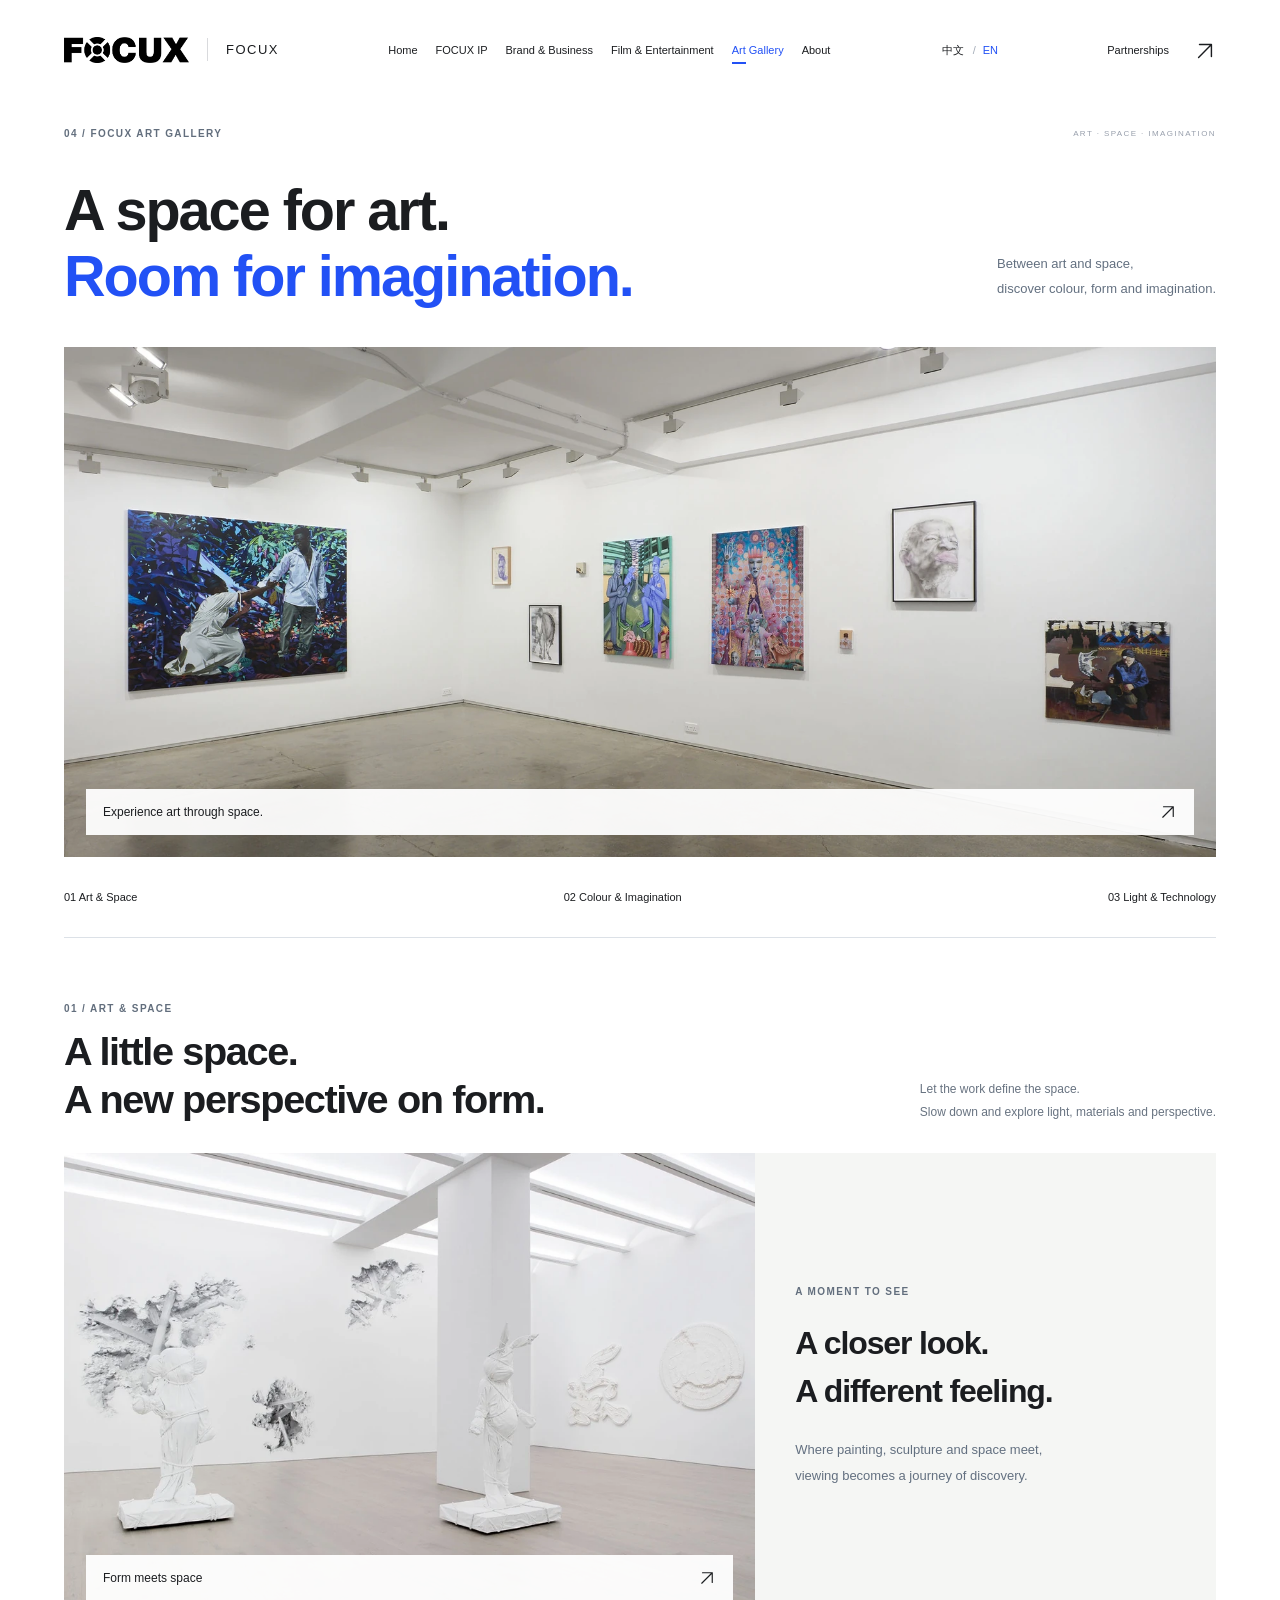
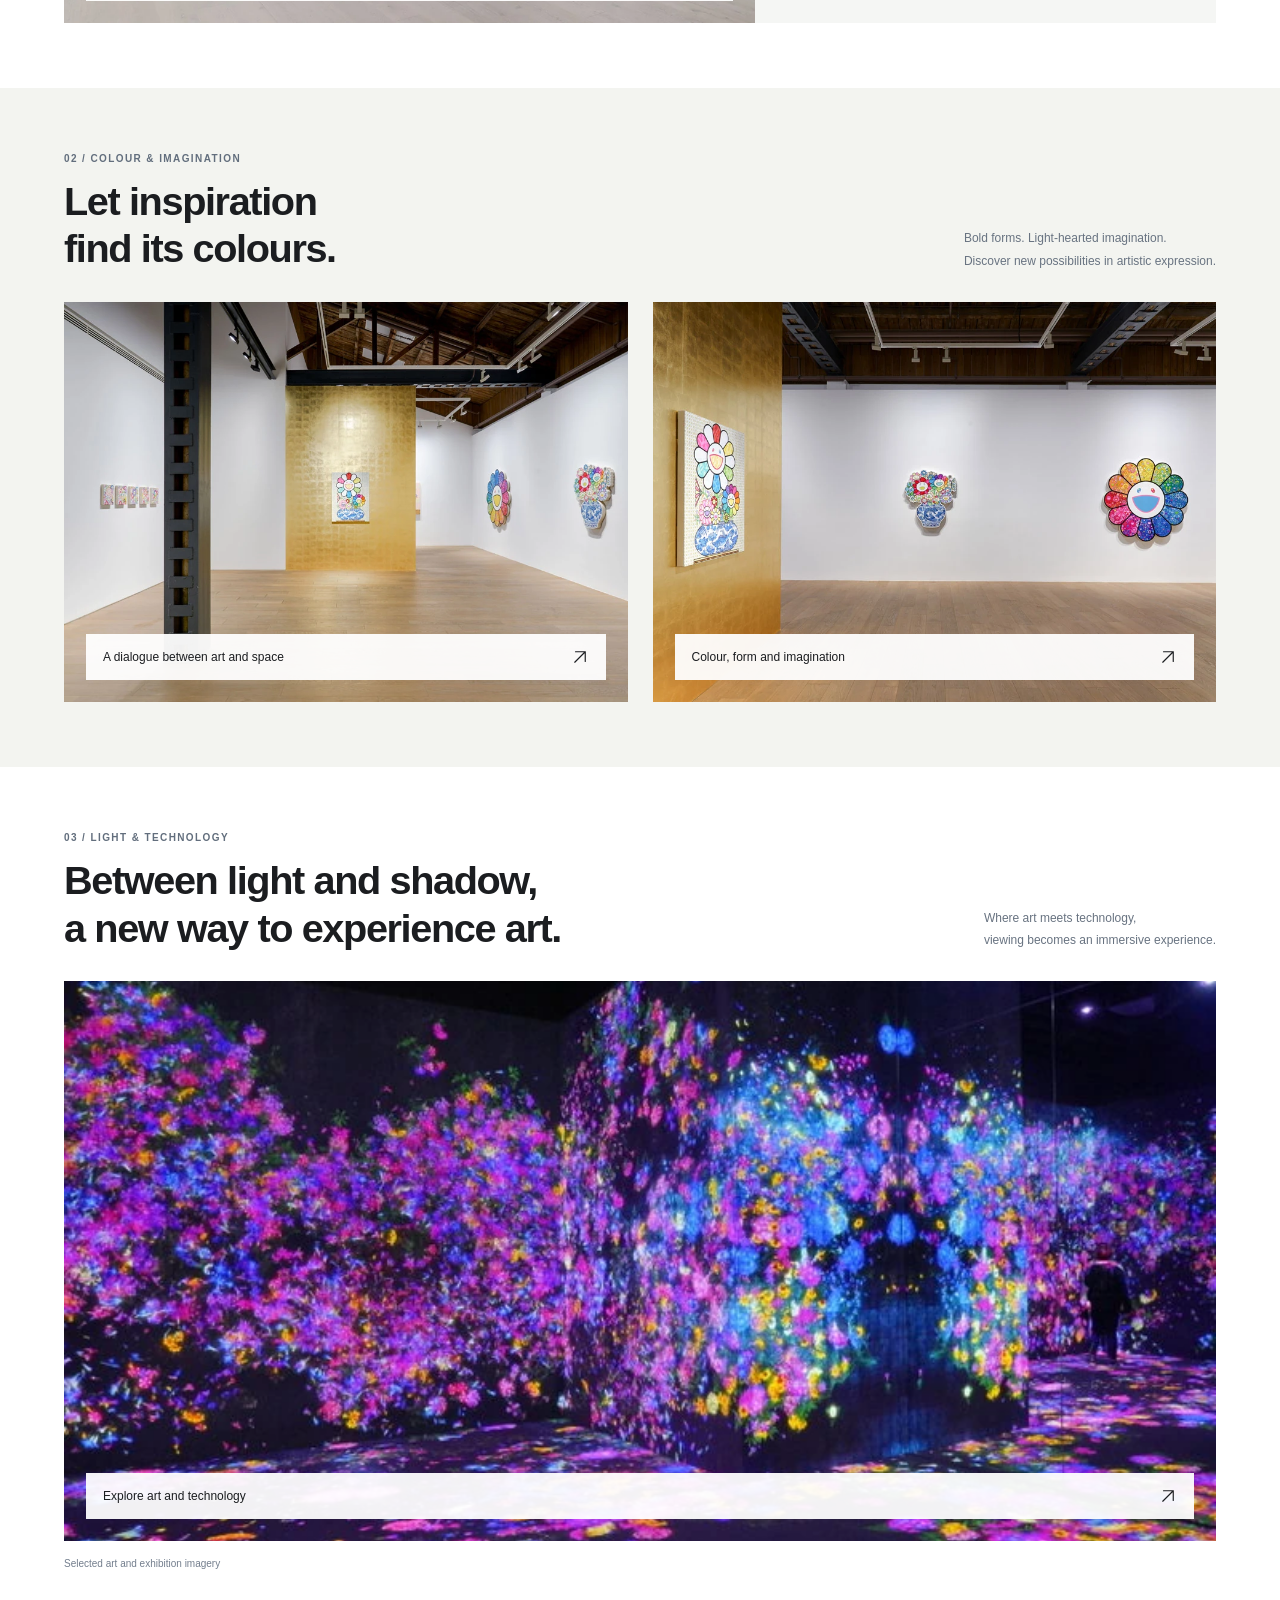
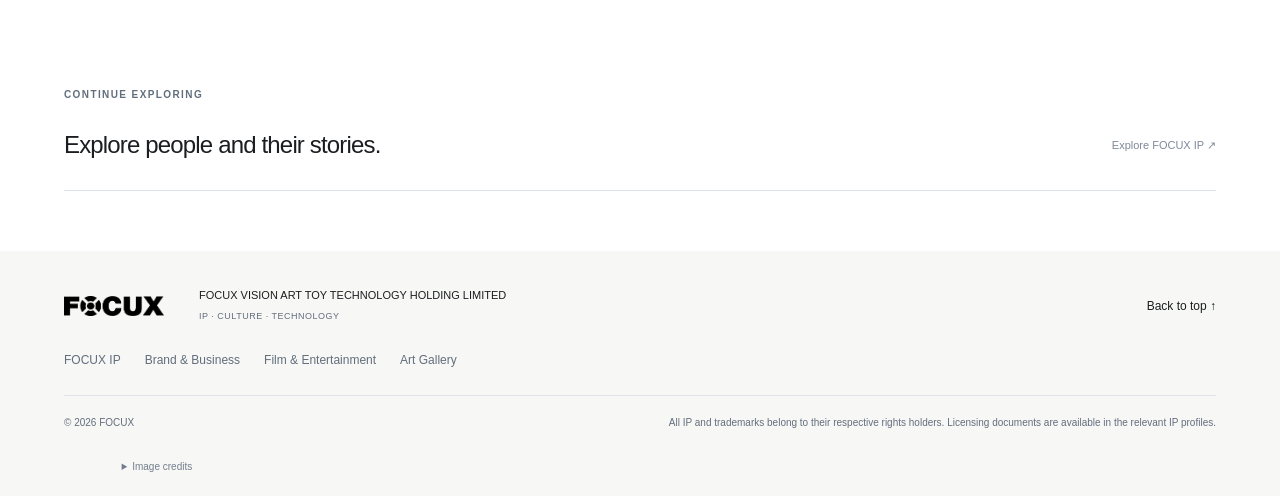
<file: en/art.html>
<!doctype html><html lang="en"><head><meta charset="UTF-8"><meta name="viewport" content="width=device-width,initial-scale=1"><meta name="description" content="FOCUX Art Gallery: explore artworks, exhibition spaces and digital light installations."><meta name="theme-color" content="#ffffff"><title>Art Gallery | FOCUX</title><link rel="stylesheet" href="../assets/home.css?v=20261109-10"><script defer src="../assets/galleries-en.js?v=20261109-10"></script><script defer src="../assets/home-en.js?v=20261109-10"></script><script src="../assets/language.js?v=20261109-10" defer></script><link rel="canonical" href="https://focux-art.com/en/art.html"><link rel="alternate" hreflang="zh-CN" href="https://focux-art.com/art.html"><link rel="alternate" hreflang="en" href="https://focux-art.com/en/art.html"><link rel="alternate" hreflang="x-default" href="https://focux-art.com/art.html"></head><body><svg xmlns="http://www.w3.org/2000/svg" class="icon-definitions" width="0" height="0" aria-hidden="true" focusable="false"><defs><symbol id="focux-ip" viewBox="0 0 24 24"><rect x="3" y="3" width="7" height="7" rx="1"/><rect x="14" y="3" width="7" height="7" rx="1"/><rect x="3" y="14" width="7" height="7" rx="1"/><path d="M17.5 13v9m-4.5-4.5h9"/></symbol><symbol id="focux-commerce" viewBox="0 0 24 24"><path d="M8 7V5.5A2.5 2.5 0 0 1 10.5 3h3A2.5 2.5 0 0 1 16 5.5V7"/><rect x="3" y="7" width="18" height="14" rx="2"/><path d="M3 12.5c5 3 13 3 18 0M10 14.5v2h4v-2"/></symbol><symbol id="focux-film" viewBox="0 0 24 24"><path d="m3 8 17-5 1.5 5L4.5 13zM7 7l3 4m3-6 3 4M4.5 13v7a1 1 0 0 0 1 1h14a1 1 0 0 0 1-1V11"/><path d="m10 15 5 2-5 2z" fill="currentColor" stroke="none"/></symbol><symbol id="focux-match" viewBox="0 0 24 24"><circle cx="8" cy="12" r="5"/><circle cx="16" cy="12" r="5"/><path d="m10 12 1.5 1.5L15 10"/></symbol><symbol id="focux-design" viewBox="0 0 24 24"><path d="m12 3 9 5-9 5-9-5zM3 8v9l9 5 9-5V8M12 13v9M7.5 5.5l9 5"/></symbol><symbol id="focux-channels" viewBox="0 0 24 24"><rect x="9" y="3" width="6" height="5" rx="1"/><rect x="2" y="16" width="6" height="5" rx="1"/><rect x="16" y="16" width="6" height="5" rx="1"/><path d="M12 8v4m-7 4v-4h14v4"/></symbol><symbol id="focux-users" viewBox="0 0 24 24"><circle cx="9" cy="8" r="3"/><path d="M3 21v-2a6 6 0 0 1 12 0v2M16 5a3 3 0 0 1 0 6m2 4a5 5 0 0 1 3 4v2"/></symbol><symbol id="focux-ai-film" viewBox="0 0 24 24"><rect x="3" y="6" width="15" height="15" rx="2"/><path d="m8 10 6 3.5L8 17zM18 8l3 2v7l-3 2M19 1v4m-2-2h4"/></symbol><symbol id="focux-live" viewBox="0 0 24 24"><rect x="5" y="2.5" width="14" height="19" rx="2"/><circle cx="12" cy="9" r="2.5"/><path d="M8 17a4 4 0 0 1 8 0M10 19h4"/></symbol><symbol id="focux-ai-series" viewBox="0 0 24 24"><path d="M5 3h14M4 7h16"/><rect x="3" y="11" width="18" height="10" rx="2"/><path d="m9 13.5 5 2.5-5 2.5z" fill="currentColor" stroke="none"/></symbol><symbol id="focux-globe" viewBox="0 0 24 24"><circle cx="12" cy="12" r="9"/><ellipse cx="12" cy="12" rx="4" ry="9"/><path d="M3 12h18M4.5 7.5h15m-15 9h15"/></symbol><symbol id="focux-authorization" viewBox="0 0 24 24"><path d="m12 2 8 3v6c0 5-4 8.5-8 11-4-2.5-8-6-8-11V5z"/><path d="m8 11.5 2.5 2.5 5.5-6"/></symbol><symbol id="focux-arrow-up-right" viewBox="0 0 24 24"><path d="M5 19 19 5M6 5h13v13"/></symbol><symbol id="focux-arrow-right" viewBox="0 0 24 24"><path d="M3 12h18m-7-7 7 7-7 7"/></symbol><symbol id="focux-arrow-down" viewBox="0 0 24 24"><path d="M12 3v18m-7-7 7 7 7-7"/></symbol><symbol id="focux-menu" viewBox="0 0 24 24"><path d="M4 6h16M4 12h16M4 18h16"/></symbol><symbol id="focux-close" viewBox="0 0 24 24"><path d="m6 6 12 12M6 18 18 6"/></symbol><symbol id="focux-zoom" viewBox="0 0 24 24"><circle cx="10" cy="10" r="6.5"/><path d="m15 15 6 6M7 10h6m-3-3v6"/></symbol></defs></svg><a class="skip-link" href="#top">Skip to content</a><header><a href="index.html" class="identity" aria-label="FOCUX home"><img src="../assets/home/focux-logo.webp" alt="FOCUX" width="1812" height="379" decoding="async"><span>FOCUX</span></a><button class="menu-toggle" aria-expanded="false" aria-controls="main-nav">Menu <svg class="ui-icon" aria-hidden="true" focusable="false" viewBox="0 0 24 24"><use href="#focux-menu"></use></svg></button><nav id="main-nav"><a href="index.html">Home</a><a href="ip.html">FOCUX IP</a><a href="business.html">Brand & Business</a><a href="film.html">Film & Entertainment</a><a href="art.html" class="current" aria-current="page">Art Gallery</a><a href="index.html#about">About</a></nav><div class="language-switch" aria-label="Language"><a href="../art.html" lang="zh-CN" hreflang="zh-CN" data-language-switch="zh-CN">中文</a><i>/</i><span aria-current="true">EN</span></div><a class="contact-link" href="index.html#cooperate">Partnerships <span><svg class="ui-icon" aria-hidden="true" focusable="false" viewBox="0 0 24 24"><use href="#focux-arrow-up-right"></use></svg></span></a></header><main id="top"><section class="art-opening container"><div class="inner-top"><p class="eyebrow">04 / FOCUX ART GALLERY</p><span>ART · SPACE · IMAGINATION</span></div><div class="art-heading"><h1>A space for art.<br><span>Room for imagination.</span></h1><p>Between art and space,<br>discover colour, form and imagination.</p></div><figure class="art-cover"><button data-gallery-open="art-A01" aria-label="Enlarge the gallery space"><img src="../assets/editorial/art-gallery.webp" alt="Paintings displayed in a bright gallery" fetchpriority="high"><span>Experience art through space. <svg class="ui-icon" aria-hidden="true" focusable="false" viewBox="0 0 24 24"><use href="#focux-arrow-up-right"></use></svg></span></button></figure><nav class="art-index" aria-label="Art Gallery chapters"><a href="#art-space">01 Art & Space</a><a href="#art-colour">02 Colour & Imagination</a><a href="#art-light">03 Light & Technology</a></nav></section><section class="art-section container section" id="art-space"><div class="section-head"><div><p class="eyebrow">01 / ART & SPACE</p><h2>A little space.<br>A new perspective on form.</h2></div><p class="section-intro">Let the work define the space.<br>Slow down and explore light, materials and perspective.</p></div><div class="art-space-grid"><button data-gallery-open="art-A02" class="art-photo" aria-label="Enlarge the sculpture installation"><img src="../assets/editorial/art-sculpture.webp" alt="White sculptures in an open gallery space" loading="lazy"><span>Form meets space <svg class="ui-icon" aria-hidden="true" focusable="false" viewBox="0 0 24 24"><use href="#focux-arrow-up-right"></use></svg></span></button><div class="art-quiet-copy"><p class="eyebrow">A MOMENT TO SEE</p><h3>A closer look.<br>A different feeling.</h3><p>Where painting, sculpture and space meet,<br>viewing becomes a journey of discovery.</p></div></div></section><section class="art-colour-section" id="art-colour"><div class="container section"><div class="section-head"><div><p class="eyebrow">02 / COLOUR & IMAGINATION</p><h2>Let inspiration<br>find its colours.</h2></div><p class="section-intro">Bold forms. Light-hearted imagination.<br>Discover new possibilities in artistic expression.</p></div><div class="art-pair"><button data-gallery-open="art-B01" class="art-photo" aria-label="Enlarge the exhibition"><img src="../assets/editorial/art-exhibition.webp" alt="Colourful artworks in a gallery" loading="lazy"><span>A dialogue between art and space <svg class="ui-icon" aria-hidden="true" focusable="false" viewBox="0 0 24 24"><use href="#focux-arrow-up-right"></use></svg></span></button><button data-gallery-open="art-B02" class="art-photo" aria-label="Enlarge the artworks"><img src="../assets/editorial/art-flowers.webp" alt="Flower-themed artworks and sculptural displays" loading="lazy"><span>Colour, form and imagination <svg class="ui-icon" aria-hidden="true" focusable="false" viewBox="0 0 24 24"><use href="#focux-arrow-up-right"></use></svg></span></button></div></div></section><section class="art-section container section" id="art-light"><div class="section-head"><div><p class="eyebrow">03 / LIGHT & TECHNOLOGY</p><h2>Between light and shadow,<br>a new way to experience art.</h2></div><p class="section-intro">Where art meets technology,<br>viewing becomes an immersive experience.</p></div><button data-gallery-open="art-C02" class="art-photo art-digital-photo" aria-label="Enlarge the digital art space"><img src="../assets/editorial/art-digital.webp" alt="Digital flower projections across walls and floors" loading="lazy"><span>Explore art and technology <svg class="ui-icon" aria-hidden="true" focusable="false" viewBox="0 0 24 24"><use href="#focux-arrow-up-right"></use></svg></span></button><p class="art-selection-note">Selected art and exhibition imagery</p></section><section class="related-section container"><p class="eyebrow">CONTINUE EXPLORING</p><a href="ip.html"><h2>Explore people and their stories.</h2><span>Explore FOCUX IP ↗</span></a></section></main><footer><div class="footer-top"><a href="index.html"><img src="../assets/home/focux-logo.webp" alt="FOCUX" width="1812" height="379" decoding="async"></a><p>FOCUX VISION ART TOY TECHNOLOGY HOLDING LIMITED<br><span>IP · CULTURE · TECHNOLOGY</span></p><a class="back-top" href="#top">Back to top ↑</a></div><div class="footer-nav"><a href="ip.html">FOCUX IP</a><a href="business.html">Brand & Business</a><a href="film.html">Film & Entertainment</a><a href="art.html">Art Gallery</a></div><div class="footer-bottom"><span>© 2026 FOCUX</span><span>All IP and trademarks belong to their respective rights holders. Licensing documents are available in the relevant IP profiles.</span></div><details class="image-credits"><summary>Image credits</summary><div>Painting space: Larkin Durey. Sculpture and flower installations: Daniel Arsham, Takashi Murakami / Kaikai Kiki, Perrotin; images via Daily Art Fair. Digital space: teamLab; image via co-trip. Presented as selected art and exhibition imagery.</div></details></footer><dialog id="detail-dialog" aria-label="IP and film project details"><button class="dialog-close" aria-label="Close details"><svg class="ui-icon" aria-hidden="true" focusable="false" viewBox="0 0 24 24"><use href="#focux-close"></use></svg></button><div id="detail-content"></div></dialog></body></html>
</file>
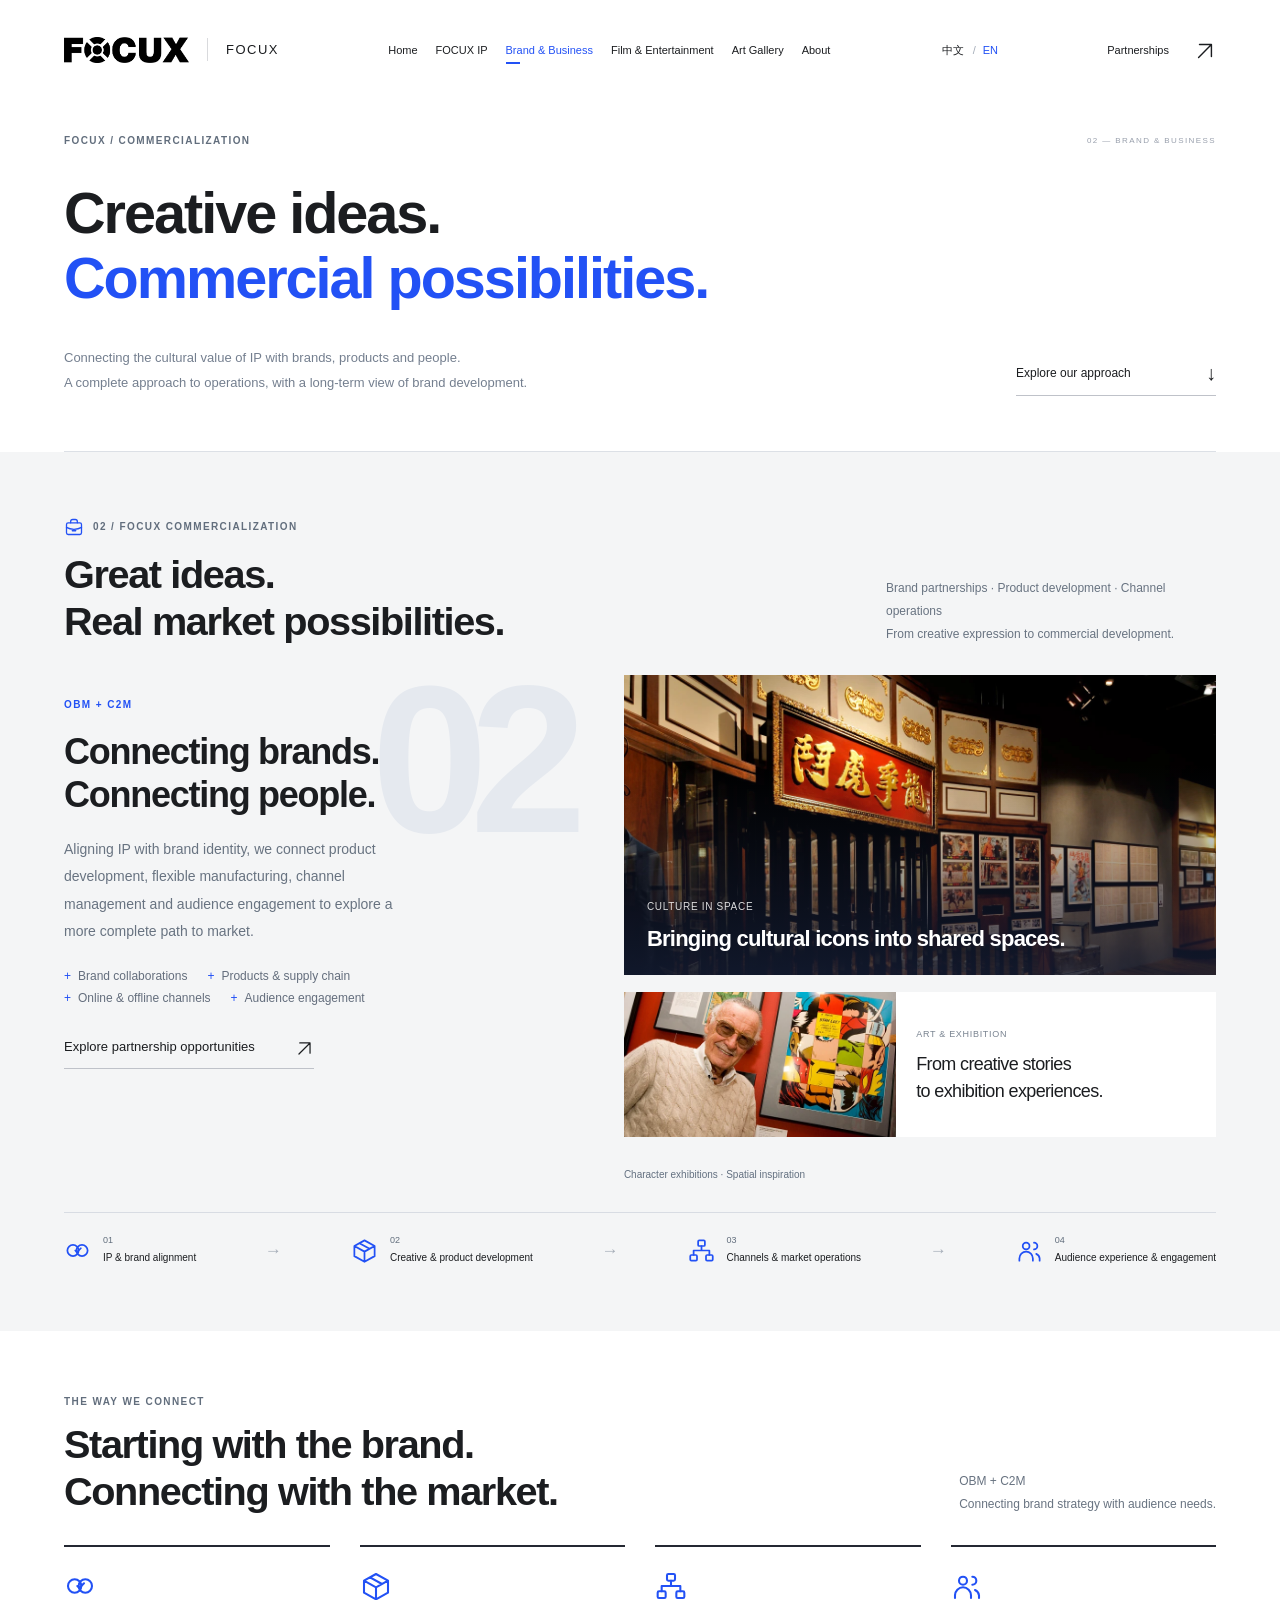
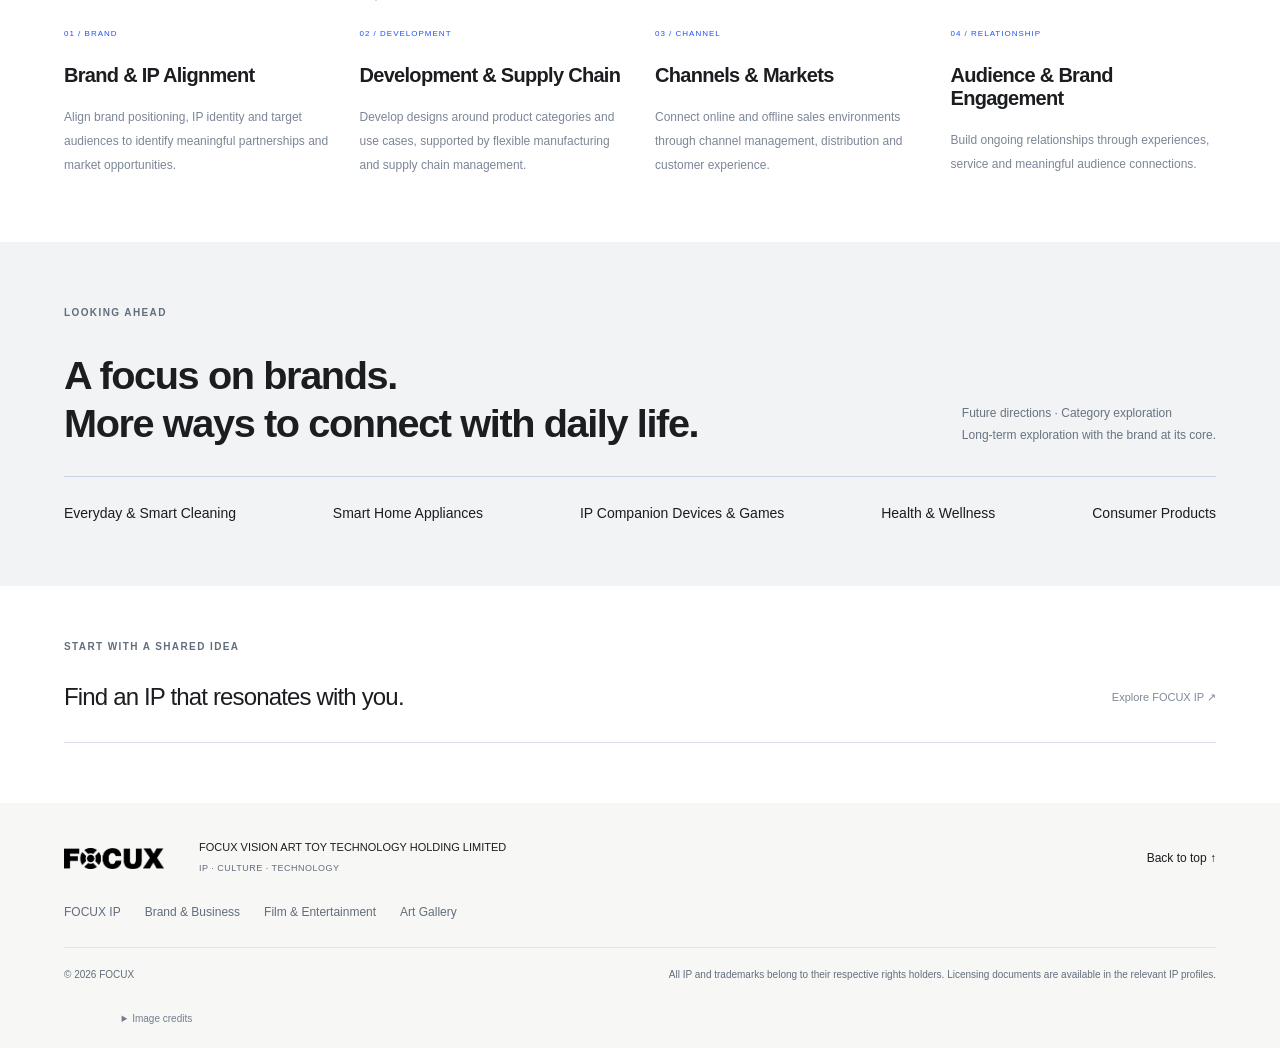
<file: en/business.html>
<!doctype html><html lang="en"><head><meta charset="UTF-8"><meta name="viewport" content="width=device-width,initial-scale=1"><meta name="description" content="Explore FOCUX brand development: IP alignment, creative development, supply chains, channels and audience engagement."><meta name="theme-color" content="#ffffff"><title>Brand & Business | FOCUX</title><link rel="stylesheet" href="../assets/home.css?v=20261109-10"><script defer src="../assets/galleries-en.js?v=20261109-10"></script><script defer src="../assets/home-en.js?v=20261109-10"></script><script src="../assets/language.js?v=20261109-10" defer></script><link rel="canonical" href="https://focux-art.com/en/business.html"><link rel="alternate" hreflang="zh-CN" href="https://focux-art.com/business.html"><link rel="alternate" hreflang="en" href="https://focux-art.com/en/business.html"><link rel="alternate" hreflang="x-default" href="https://focux-art.com/business.html"></head><body><svg xmlns="http://www.w3.org/2000/svg" class="icon-definitions" width="0" height="0" aria-hidden="true" focusable="false"><defs><symbol id="focux-ip" viewBox="0 0 24 24"><rect x="3" y="3" width="7" height="7" rx="1"/><rect x="14" y="3" width="7" height="7" rx="1"/><rect x="3" y="14" width="7" height="7" rx="1"/><path d="M17.5 13v9m-4.5-4.5h9"/></symbol><symbol id="focux-commerce" viewBox="0 0 24 24"><path d="M8 7V5.5A2.5 2.5 0 0 1 10.5 3h3A2.5 2.5 0 0 1 16 5.5V7"/><rect x="3" y="7" width="18" height="14" rx="2"/><path d="M3 12.5c5 3 13 3 18 0M10 14.5v2h4v-2"/></symbol><symbol id="focux-film" viewBox="0 0 24 24"><path d="m3 8 17-5 1.5 5L4.5 13zM7 7l3 4m3-6 3 4M4.5 13v7a1 1 0 0 0 1 1h14a1 1 0 0 0 1-1V11"/><path d="m10 15 5 2-5 2z" fill="currentColor" stroke="none"/></symbol><symbol id="focux-match" viewBox="0 0 24 24"><circle cx="8" cy="12" r="5"/><circle cx="16" cy="12" r="5"/><path d="m10 12 1.5 1.5L15 10"/></symbol><symbol id="focux-design" viewBox="0 0 24 24"><path d="m12 3 9 5-9 5-9-5zM3 8v9l9 5 9-5V8M12 13v9M7.5 5.5l9 5"/></symbol><symbol id="focux-channels" viewBox="0 0 24 24"><rect x="9" y="3" width="6" height="5" rx="1"/><rect x="2" y="16" width="6" height="5" rx="1"/><rect x="16" y="16" width="6" height="5" rx="1"/><path d="M12 8v4m-7 4v-4h14v4"/></symbol><symbol id="focux-users" viewBox="0 0 24 24"><circle cx="9" cy="8" r="3"/><path d="M3 21v-2a6 6 0 0 1 12 0v2M16 5a3 3 0 0 1 0 6m2 4a5 5 0 0 1 3 4v2"/></symbol><symbol id="focux-ai-film" viewBox="0 0 24 24"><rect x="3" y="6" width="15" height="15" rx="2"/><path d="m8 10 6 3.5L8 17zM18 8l3 2v7l-3 2M19 1v4m-2-2h4"/></symbol><symbol id="focux-live" viewBox="0 0 24 24"><rect x="5" y="2.5" width="14" height="19" rx="2"/><circle cx="12" cy="9" r="2.5"/><path d="M8 17a4 4 0 0 1 8 0M10 19h4"/></symbol><symbol id="focux-ai-series" viewBox="0 0 24 24"><path d="M5 3h14M4 7h16"/><rect x="3" y="11" width="18" height="10" rx="2"/><path d="m9 13.5 5 2.5-5 2.5z" fill="currentColor" stroke="none"/></symbol><symbol id="focux-globe" viewBox="0 0 24 24"><circle cx="12" cy="12" r="9"/><ellipse cx="12" cy="12" rx="4" ry="9"/><path d="M3 12h18M4.5 7.5h15m-15 9h15"/></symbol><symbol id="focux-authorization" viewBox="0 0 24 24"><path d="m12 2 8 3v6c0 5-4 8.5-8 11-4-2.5-8-6-8-11V5z"/><path d="m8 11.5 2.5 2.5 5.5-6"/></symbol><symbol id="focux-arrow-up-right" viewBox="0 0 24 24"><path d="M5 19 19 5M6 5h13v13"/></symbol><symbol id="focux-arrow-right" viewBox="0 0 24 24"><path d="M3 12h18m-7-7 7 7-7 7"/></symbol><symbol id="focux-arrow-down" viewBox="0 0 24 24"><path d="M12 3v18m-7-7 7 7 7-7"/></symbol><symbol id="focux-menu" viewBox="0 0 24 24"><path d="M4 6h16M4 12h16M4 18h16"/></symbol><symbol id="focux-close" viewBox="0 0 24 24"><path d="m6 6 12 12M6 18 18 6"/></symbol><symbol id="focux-zoom" viewBox="0 0 24 24"><circle cx="10" cy="10" r="6.5"/><path d="m15 15 6 6M7 10h6m-3-3v6"/></symbol></defs></svg><a class="skip-link" href="#top">Skip to content</a><header><a href="index.html" class="identity" aria-label="FOCUX home"><img src="../assets/home/focux-logo.webp" alt="FOCUX" width="1812" height="379" decoding="async"><span>FOCUX</span></a><button class="menu-toggle" aria-expanded="false" aria-controls="main-nav">Menu <svg class="ui-icon" aria-hidden="true" focusable="false" viewBox="0 0 24 24"><use href="#focux-menu"></use></svg></button><nav id="main-nav"><a href="index.html">Home</a><a href="ip.html">FOCUX IP</a><a href="business.html" class="current" aria-current="page">Brand & Business</a><a href="film.html">Film & Entertainment</a><a href="art.html">Art Gallery</a><a href="index.html#about">About</a></nav><div class="language-switch" aria-label="Language"><a href="../business.html" lang="zh-CN" hreflang="zh-CN" data-language-switch="zh-CN">中文</a><i>/</i><span aria-current="true">EN</span></div><a class="contact-link" href="index.html#cooperate">Partnerships <span><svg class="ui-icon" aria-hidden="true" focusable="false" viewBox="0 0 24 24"><use href="#focux-arrow-up-right"></use></svg></span></a></header><main id="top"><section class="inner-intro container"><div class="inner-top"><p class="eyebrow">FOCUX / COMMERCIALIZATION</p><span>02 — BRAND & BUSINESS</span></div><h1>Creative ideas.<br><span>Commercial possibilities.</span></h1><div class="intro-bottom"><p>Connecting the cultural value of IP with brands, products and people.<br>A complete approach to operations, with a long-term view of brand development.</p><a class="line-link" href="#business">Explore our approach <span>↓</span></a></div></section><section class="business-section section" id="business"><div class="container"><div class="section-head"><div><p class="eyebrow icon-eyebrow"><svg class="ui-icon" aria-hidden="true" focusable="false" viewBox="0 0 24 24"><use href="#focux-commerce"></use></svg>02 / FOCUX COMMERCIALIZATION</p><h2>Great ideas.<br>Real market possibilities.</h2></div><p class="section-intro">Brand partnerships · Product development · Channel operations<br>From creative expression to commercial development.</p></div><div class="business-editorial"><div class="business-copy"><span class="big-number">02</span><p class="eyebrow">OBM + C2M</p><h3>Connecting brands.<br>Connecting people.</h3><p>Aligning IP with brand identity, we connect product development, flexible manufacturing, channel management and audience engagement to explore a more complete path to market.</p><div class="business-tags"><span>Brand collaborations</span><span>Products & supply chain</span><span>Online & offline channels</span><span>Audience engagement</span></div><a href="index.html#cooperate" class="line-link">Explore partnership opportunities <span><svg class="ui-icon" aria-hidden="true" focusable="false" viewBox="0 0 24 24"><use href="#focux-arrow-up-right"></use></svg></span></a></div><div class="market-scenes" aria-label="Character exhibition references"><figure class="market-main"><img src="../assets/editorial/bruce-exhibition.webp" alt="Bruce Lee exhibition installation" loading="lazy" width="1600" height="900" decoding="async"><figcaption><span>CULTURE IN SPACE</span><h3>Bringing cultural icons into shared spaces.</h3></figcaption></figure><figure class="market-secondary"><img src="../assets/editorial/stan-exhibition.webp" alt="Stan Lee retrospective reception" loading="lazy" width="474" height="275" decoding="async"><figcaption><span>ART & EXHIBITION</span><h3>From creative stories<br>to exhibition experiences.</h3></figcaption></figure><p class="exhibition-note">Character exhibitions · Spatial inspiration</p></div></div><div class="process"><span class="process-step"><svg class="ui-icon" aria-hidden="true" focusable="false" viewBox="0 0 24 24"><use href="#focux-match"></use></svg><span><i>01</i><strong>IP & brand alignment</strong></span></span><b>→</b><span class="process-step"><svg class="ui-icon" aria-hidden="true" focusable="false" viewBox="0 0 24 24"><use href="#focux-design"></use></svg><span><i>02</i><strong>Creative & product development</strong></span></span><b>→</b><span class="process-step"><svg class="ui-icon" aria-hidden="true" focusable="false" viewBox="0 0 24 24"><use href="#focux-channels"></use></svg><span><i>03</i><strong>Channels & market operations</strong></span></span><b>→</b><span class="process-step"><svg class="ui-icon" aria-hidden="true" focusable="false" viewBox="0 0 24 24"><use href="#focux-users"></use></svg><span><i>04</i><strong>Audience experience & engagement</strong></span></span></div></div></section><section class="capability-section container section"><div class="section-head"><div><p class="eyebrow">THE WAY WE CONNECT</p><h2>Starting with the brand.<br>Connecting with the market.</h2></div><p class="section-intro">OBM + C2M<br>Connecting brand strategy with audience needs.</p></div><div class="capability-grid"><article><div class="capability-icon"><svg class="ui-icon" aria-hidden="true" focusable="false" viewBox="0 0 24 24"><use href="#focux-match"></use></svg></div><span>01 / BRAND</span><h3>Brand & IP Alignment</h3><p>Align brand positioning, IP identity and target audiences to identify meaningful partnerships and market opportunities.</p></article><article><div class="capability-icon"><svg class="ui-icon" aria-hidden="true" focusable="false" viewBox="0 0 24 24"><use href="#focux-design"></use></svg></div><span>02 / DEVELOPMENT</span><h3>Development & Supply Chain</h3><p>Develop designs around product categories and use cases, supported by flexible manufacturing and supply chain management.</p></article><article><div class="capability-icon"><svg class="ui-icon" aria-hidden="true" focusable="false" viewBox="0 0 24 24"><use href="#focux-channels"></use></svg></div><span>03 / CHANNEL</span><h3>Channels & Markets</h3><p>Connect online and offline sales environments through channel management, distribution and customer experience.</p></article><article><div class="capability-icon"><svg class="ui-icon" aria-hidden="true" focusable="false" viewBox="0 0 24 24"><use href="#focux-users"></use></svg></div><span>04 / RELATIONSHIP</span><h3>Audience & Brand Engagement</h3><p>Build ongoing relationships through experiences, service and meaningful audience connections.</p></article></div></section><section class="development-section"><div class="container"><p class="eyebrow">LOOKING AHEAD</p><div class="section-head"><h2>A focus on brands.<br>More ways to connect with daily life.</h2><p class="section-intro">Future directions · Category exploration<br>Long-term exploration with the brand at its core.</p></div><div class="future-list"><span>Everyday & Smart Cleaning</span><span>Smart Home Appliances</span><span>IP Companion Devices & Games</span><span>Health & Wellness</span><span>Consumer Products</span></div></div></section><section class="related-section container"><p class="eyebrow">START WITH A SHARED IDEA</p><a href="ip.html"><h2>Find an IP that resonates with you.</h2><span>Explore FOCUX IP ↗</span></a></section></main><footer><div class="footer-top"><a href="index.html"><img src="../assets/home/focux-logo.webp" alt="FOCUX" width="1812" height="379" decoding="async"></a><p>FOCUX VISION ART TOY TECHNOLOGY HOLDING LIMITED<br><span>IP · CULTURE · TECHNOLOGY</span></p><a class="back-top" href="#top">Back to top ↑</a></div><div class="footer-nav"><a href="ip.html">FOCUX IP</a><a href="business.html">Brand & Business</a><a href="film.html">Film & Entertainment</a><a href="art.html">Art Gallery</a></div><div class="footer-bottom"><span>© 2026 FOCUX</span><span>All IP and trademarks belong to their respective rights holders. Licensing documents are available in the relevant IP profiles.</span></div><details class="image-credits"><summary>Image credits</summary><div>Exhibition imagery: <a href="https://www.museums.gov.hk/en/web/portal/exhibition017.html" target="_blank" rel="noopener">Hong Kong Heritage Museum</a>; Stan Lee retrospective photograph: Mat Szwajkos / Getty Images, via <a href="https://www.techtimes.com/articles/285565/20221228/disney-marvel-announces-stan-lee-documentary-2024.htm" target="_blank" rel="noopener">TechTimes</a>. External exhibition images are presented as cultural and spatial references.</div></details></footer><dialog id="detail-dialog" aria-label="IP and film project details"><button class="dialog-close" aria-label="Close details"><svg class="ui-icon" aria-hidden="true" focusable="false" viewBox="0 0 24 24"><use href="#focux-close"></use></svg></button><div id="detail-content"></div></dialog></body></html>
</file>
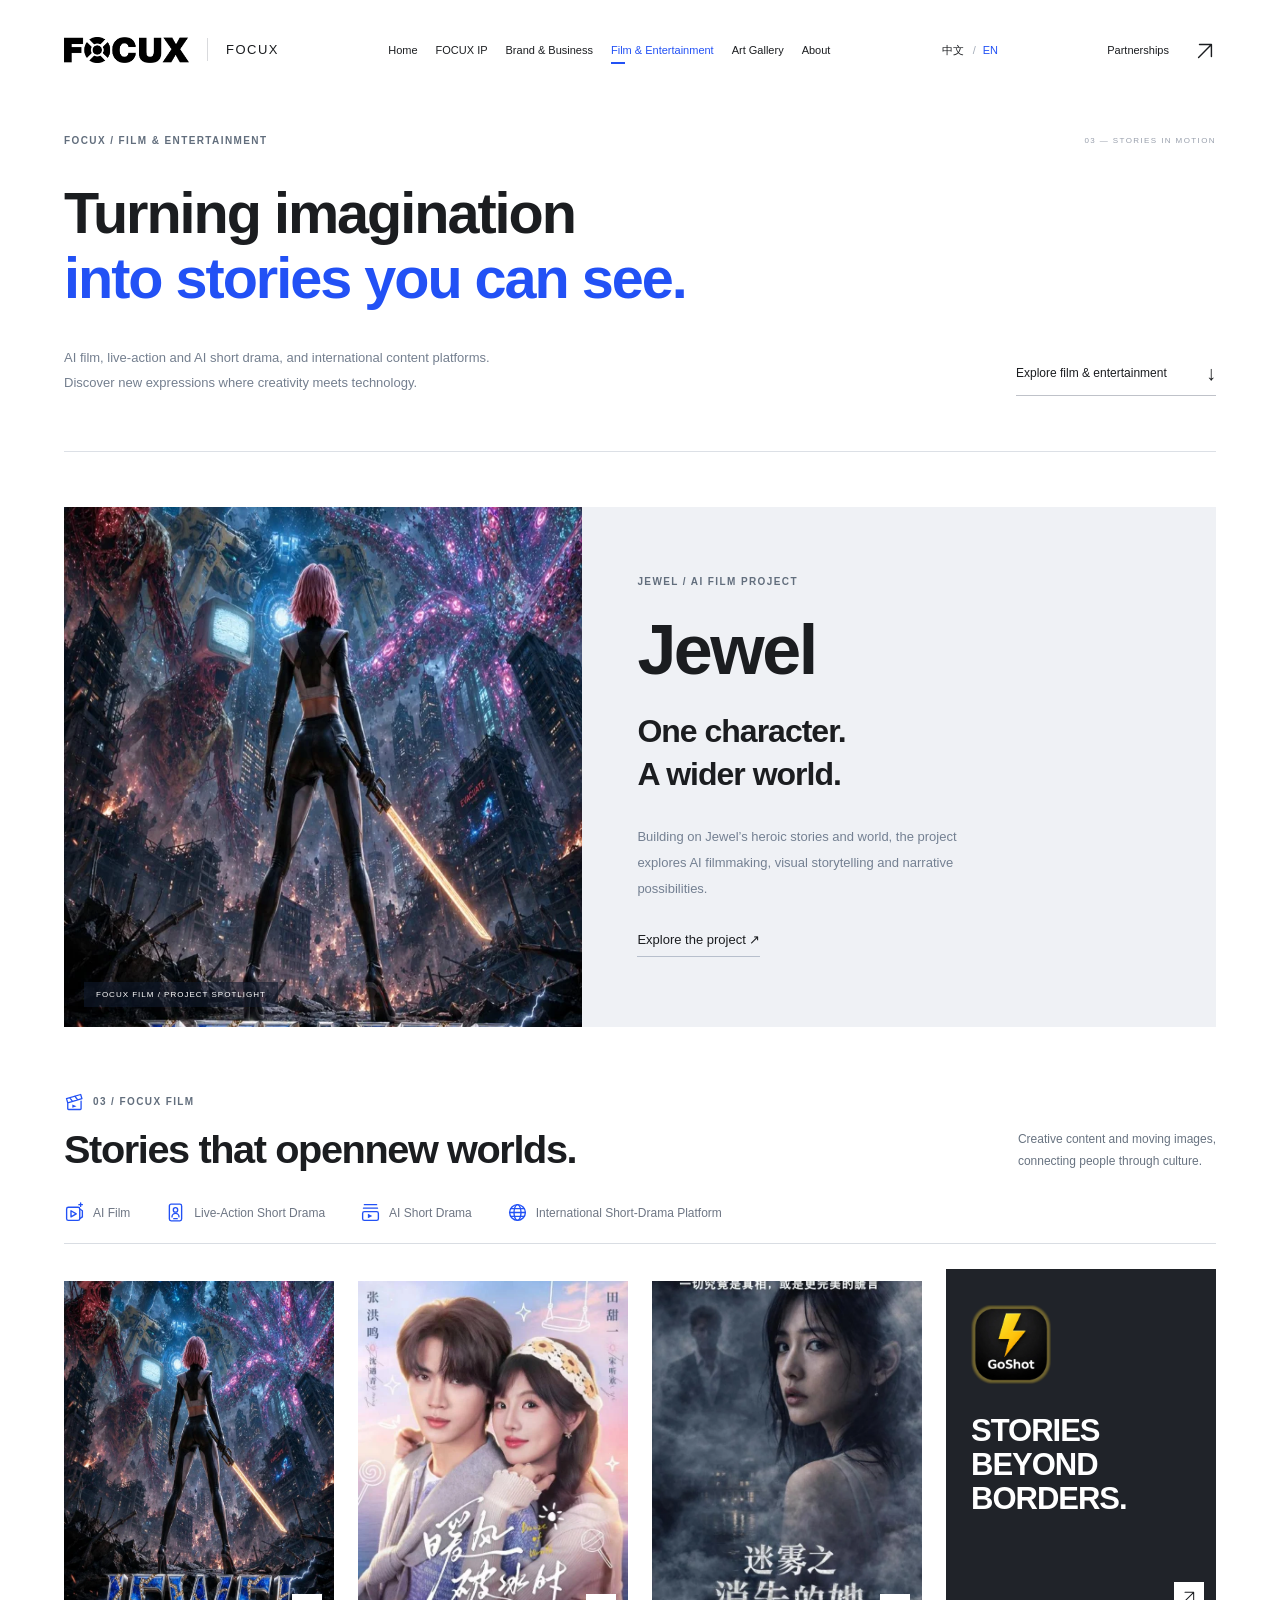
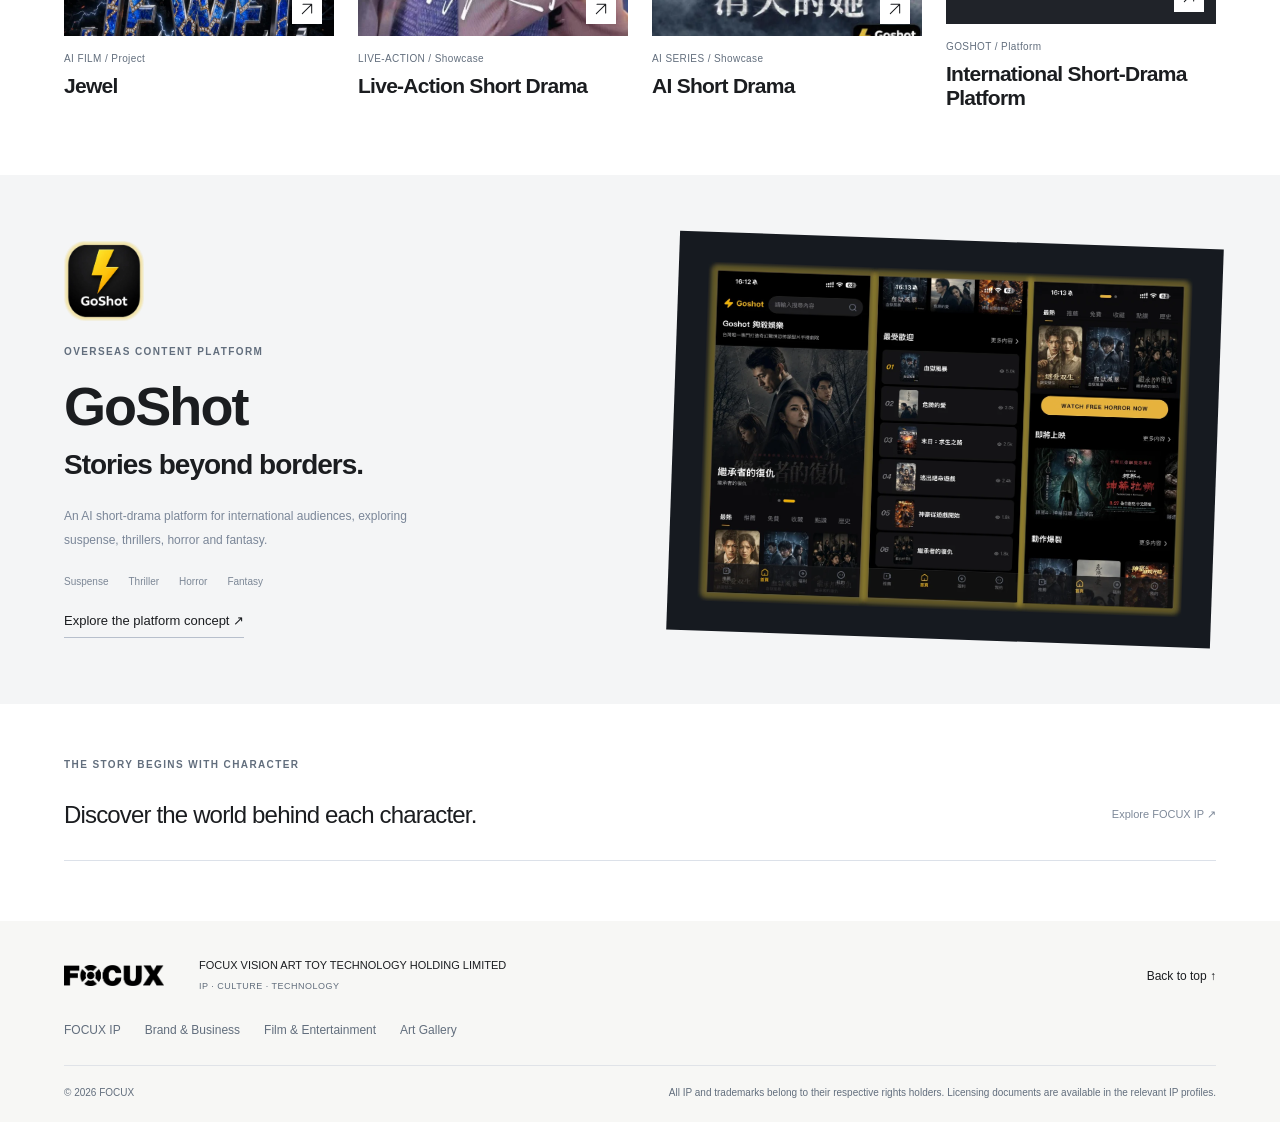
<file: en/film.html>
<!doctype html><html lang="en"><head><meta charset="UTF-8"><meta name="viewport" content="width=device-width,initial-scale=1"><meta name="description" content="Explore FOCUX film and entertainment: the Jewel AI film project, live-action and AI short drama, and GoShot."><meta name="theme-color" content="#ffffff"><title>Film & Entertainment | FOCUX</title><link rel="stylesheet" href="../assets/home.css?v=20261109-10"><script defer src="../assets/galleries-en.js?v=20261109-10"></script><script defer src="../assets/home-en.js?v=20261109-10"></script><script src="../assets/language.js?v=20261109-10" defer></script><link rel="canonical" href="https://focux-art.com/en/film.html"><link rel="alternate" hreflang="zh-CN" href="https://focux-art.com/film.html"><link rel="alternate" hreflang="en" href="https://focux-art.com/en/film.html"><link rel="alternate" hreflang="x-default" href="https://focux-art.com/film.html"></head><body><svg xmlns="http://www.w3.org/2000/svg" class="icon-definitions" width="0" height="0" aria-hidden="true" focusable="false"><defs><symbol id="focux-ip" viewBox="0 0 24 24"><rect x="3" y="3" width="7" height="7" rx="1"/><rect x="14" y="3" width="7" height="7" rx="1"/><rect x="3" y="14" width="7" height="7" rx="1"/><path d="M17.5 13v9m-4.5-4.5h9"/></symbol><symbol id="focux-commerce" viewBox="0 0 24 24"><path d="M8 7V5.5A2.5 2.5 0 0 1 10.5 3h3A2.5 2.5 0 0 1 16 5.5V7"/><rect x="3" y="7" width="18" height="14" rx="2"/><path d="M3 12.5c5 3 13 3 18 0M10 14.5v2h4v-2"/></symbol><symbol id="focux-film" viewBox="0 0 24 24"><path d="m3 8 17-5 1.5 5L4.5 13zM7 7l3 4m3-6 3 4M4.5 13v7a1 1 0 0 0 1 1h14a1 1 0 0 0 1-1V11"/><path d="m10 15 5 2-5 2z" fill="currentColor" stroke="none"/></symbol><symbol id="focux-match" viewBox="0 0 24 24"><circle cx="8" cy="12" r="5"/><circle cx="16" cy="12" r="5"/><path d="m10 12 1.5 1.5L15 10"/></symbol><symbol id="focux-design" viewBox="0 0 24 24"><path d="m12 3 9 5-9 5-9-5zM3 8v9l9 5 9-5V8M12 13v9M7.5 5.5l9 5"/></symbol><symbol id="focux-channels" viewBox="0 0 24 24"><rect x="9" y="3" width="6" height="5" rx="1"/><rect x="2" y="16" width="6" height="5" rx="1"/><rect x="16" y="16" width="6" height="5" rx="1"/><path d="M12 8v4m-7 4v-4h14v4"/></symbol><symbol id="focux-users" viewBox="0 0 24 24"><circle cx="9" cy="8" r="3"/><path d="M3 21v-2a6 6 0 0 1 12 0v2M16 5a3 3 0 0 1 0 6m2 4a5 5 0 0 1 3 4v2"/></symbol><symbol id="focux-ai-film" viewBox="0 0 24 24"><rect x="3" y="6" width="15" height="15" rx="2"/><path d="m8 10 6 3.5L8 17zM18 8l3 2v7l-3 2M19 1v4m-2-2h4"/></symbol><symbol id="focux-live" viewBox="0 0 24 24"><rect x="5" y="2.5" width="14" height="19" rx="2"/><circle cx="12" cy="9" r="2.5"/><path d="M8 17a4 4 0 0 1 8 0M10 19h4"/></symbol><symbol id="focux-ai-series" viewBox="0 0 24 24"><path d="M5 3h14M4 7h16"/><rect x="3" y="11" width="18" height="10" rx="2"/><path d="m9 13.5 5 2.5-5 2.5z" fill="currentColor" stroke="none"/></symbol><symbol id="focux-globe" viewBox="0 0 24 24"><circle cx="12" cy="12" r="9"/><ellipse cx="12" cy="12" rx="4" ry="9"/><path d="M3 12h18M4.5 7.5h15m-15 9h15"/></symbol><symbol id="focux-authorization" viewBox="0 0 24 24"><path d="m12 2 8 3v6c0 5-4 8.5-8 11-4-2.5-8-6-8-11V5z"/><path d="m8 11.5 2.5 2.5 5.5-6"/></symbol><symbol id="focux-arrow-up-right" viewBox="0 0 24 24"><path d="M5 19 19 5M6 5h13v13"/></symbol><symbol id="focux-arrow-right" viewBox="0 0 24 24"><path d="M3 12h18m-7-7 7 7-7 7"/></symbol><symbol id="focux-arrow-down" viewBox="0 0 24 24"><path d="M12 3v18m-7-7 7 7 7-7"/></symbol><symbol id="focux-menu" viewBox="0 0 24 24"><path d="M4 6h16M4 12h16M4 18h16"/></symbol><symbol id="focux-close" viewBox="0 0 24 24"><path d="m6 6 12 12M6 18 18 6"/></symbol><symbol id="focux-zoom" viewBox="0 0 24 24"><circle cx="10" cy="10" r="6.5"/><path d="m15 15 6 6M7 10h6m-3-3v6"/></symbol></defs></svg><a class="skip-link" href="#top">Skip to content</a><header><a href="index.html" class="identity" aria-label="FOCUX home"><img src="../assets/home/focux-logo.webp" alt="FOCUX" width="1812" height="379" decoding="async"><span>FOCUX</span></a><button class="menu-toggle" aria-expanded="false" aria-controls="main-nav">Menu <svg class="ui-icon" aria-hidden="true" focusable="false" viewBox="0 0 24 24"><use href="#focux-menu"></use></svg></button><nav id="main-nav"><a href="index.html">Home</a><a href="ip.html">FOCUX IP</a><a href="business.html">Brand & Business</a><a href="film.html" class="current" aria-current="page">Film & Entertainment</a><a href="art.html">Art Gallery</a><a href="index.html#about">About</a></nav><div class="language-switch" aria-label="Language"><a href="../film.html" lang="zh-CN" hreflang="zh-CN" data-language-switch="zh-CN">中文</a><i>/</i><span aria-current="true">EN</span></div><a class="contact-link" href="index.html#cooperate">Partnerships <span><svg class="ui-icon" aria-hidden="true" focusable="false" viewBox="0 0 24 24"><use href="#focux-arrow-up-right"></use></svg></span></a></header><main id="top"><section class="inner-intro container"><div class="inner-top"><p class="eyebrow">FOCUX / FILM & ENTERTAINMENT</p><span>03 — STORIES IN MOTION</span></div><h1>Turning imagination<br><span>into stories you can see.</span></h1><div class="intro-bottom"><p>AI film, live-action and AI short drama, and international content platforms.<br>Discover new expressions where creativity meets technology.</p><a class="line-link" href="#film">Explore film & entertainment <span>↓</span></a></div></section><section class="film-spotlight container"><div class="film-spotlight-image"><img src="../assets/home/s33-image118.webp" alt="Jewel film project concept poster" width="735" height="1300" decoding="async"><span>FOCUX FILM / PROJECT SPOTLIGHT</span></div><div class="film-spotlight-copy"><p class="eyebrow">JEWEL / AI FILM PROJECT</p><h2>Jewel<span>One character.<br>A wider world.</span></h2><p>Building on Jewel’s heroic stories and world, the project explores AI filmmaking, visual storytelling and narrative possibilities.</p><button class="plain-link" data-film="jewel">Explore the project ↗</button></div></section><section class="film-section container section" id="film"><div class="section-head"><div><p class="eyebrow icon-eyebrow"><svg class="ui-icon" aria-hidden="true" focusable="false" viewBox="0 0 24 24"><use href="#focux-film"></use></svg>03 / FOCUX FILM</p><h2>Stories that open<br class="mobile-break">new worlds.</h2></div><p class="section-intro">Creative content and moving images,<br>connecting people through culture.</p></div><div class="film-types"><span><svg class="ui-icon" aria-hidden="true" focusable="false" viewBox="0 0 24 24"><use href="#focux-ai-film"></use></svg>AI Film</span><span><svg class="ui-icon" aria-hidden="true" focusable="false" viewBox="0 0 24 24"><use href="#focux-live"></use></svg>Live-Action Short Drama</span><span><svg class="ui-icon" aria-hidden="true" focusable="false" viewBox="0 0 24 24"><use href="#focux-ai-series"></use></svg>AI Short Drama</span><span><svg class="ui-icon" aria-hidden="true" focusable="false" viewBox="0 0 24 24"><use href="#focux-globe"></use></svg>International Short-Drama Platform</span></div><div class="poster-grid"><button class="poster" data-film="jewel"><div><img src="../assets/home/s33-image118.webp" alt="Jewel film project concept poster" loading="lazy" width="735" height="1300" decoding="async"><b><svg class="ui-icon" aria-hidden="true" focusable="false" viewBox="0 0 24 24"><use href="#focux-arrow-up-right"></use></svg></b></div><small>AI FILM / Project</small><h3>Jewel</h3></button><button class="poster" data-film="live"><div><img src="../assets/home/s39-image143.webp" alt="Live-action short-drama showcase" loading="lazy" width="595" height="794" decoding="async"><b><svg class="ui-icon" aria-hidden="true" focusable="false" viewBox="0 0 24 24"><use href="#focux-arrow-up-right"></use></svg></b></div><small>LIVE-ACTION / Showcase</small><h3>Live-Action Short Drama</h3></button><button class="poster" data-film="ai"><div><img src="../assets/home/s40-image151.webp" alt="AI short-drama showcase" loading="lazy" width="600" height="845" decoding="async"><b><svg class="ui-icon" aria-hidden="true" focusable="false" viewBox="0 0 24 24"><use href="#focux-arrow-up-right"></use></svg></b></div><small>AI SERIES / Showcase</small><h3>AI Short Drama</h3></button><button class="poster platform" data-film="goshot"><div><img src="../assets/home/s41-image158.webp" alt="GoShot platform identity" loading="lazy" width="846" height="838" decoding="async"><span>STORIES<br>BEYOND<br>BORDERS.</span><b><svg class="ui-icon" aria-hidden="true" focusable="false" viewBox="0 0 24 24"><use href="#focux-arrow-up-right"></use></svg></b></div><small>GOSHOT / Platform</small><h3>International Short-Drama Platform</h3></button></div></section><section class="goshot-section"><div class="container goshot-grid"><div><img class="goshot-icon" src="../assets/home/s41-image158.webp" alt="GoShot identity" width="846" height="838" decoding="async"><p class="eyebrow">OVERSEAS CONTENT PLATFORM</p><h2>GoShot<span>Stories beyond borders.</span></h2><p>An AI short-drama platform for international audiences, exploring suspense, thrillers, horror and fantasy.</p><div class="goshot-genres"><span>Suspense</span><span>Thriller</span><span>Horror</span><span>Fantasy</span></div><button class="plain-link" data-film="goshot">Explore the platform concept ↗</button></div><div class="goshot-screen"><img src="../assets/home/s41-image157.webp" alt="GoShot interface concept" loading="lazy" width="1300" height="911" decoding="async"></div></div></section><section class="related-section container"><p class="eyebrow">THE STORY BEGINS WITH CHARACTER</p><a href="ip.html"><h2>Discover the world behind each character.</h2><span>Explore FOCUX IP ↗</span></a></section></main><footer><div class="footer-top"><a href="index.html"><img src="../assets/home/focux-logo.webp" alt="FOCUX" width="1812" height="379" decoding="async"></a><p>FOCUX VISION ART TOY TECHNOLOGY HOLDING LIMITED<br><span>IP · CULTURE · TECHNOLOGY</span></p><a class="back-top" href="#top">Back to top ↑</a></div><div class="footer-nav"><a href="ip.html">FOCUX IP</a><a href="business.html">Brand & Business</a><a href="film.html">Film & Entertainment</a><a href="art.html">Art Gallery</a></div><div class="footer-bottom"><span>© 2026 FOCUX</span><span>All IP and trademarks belong to their respective rights holders. Licensing documents are available in the relevant IP profiles.</span></div></footer><dialog id="detail-dialog" aria-label="IP and film project details"><button class="dialog-close" aria-label="Close details"><svg class="ui-icon" aria-hidden="true" focusable="false" viewBox="0 0 24 24"><use href="#focux-close"></use></svg></button><div id="detail-content"></div></dialog></body></html>
</file>
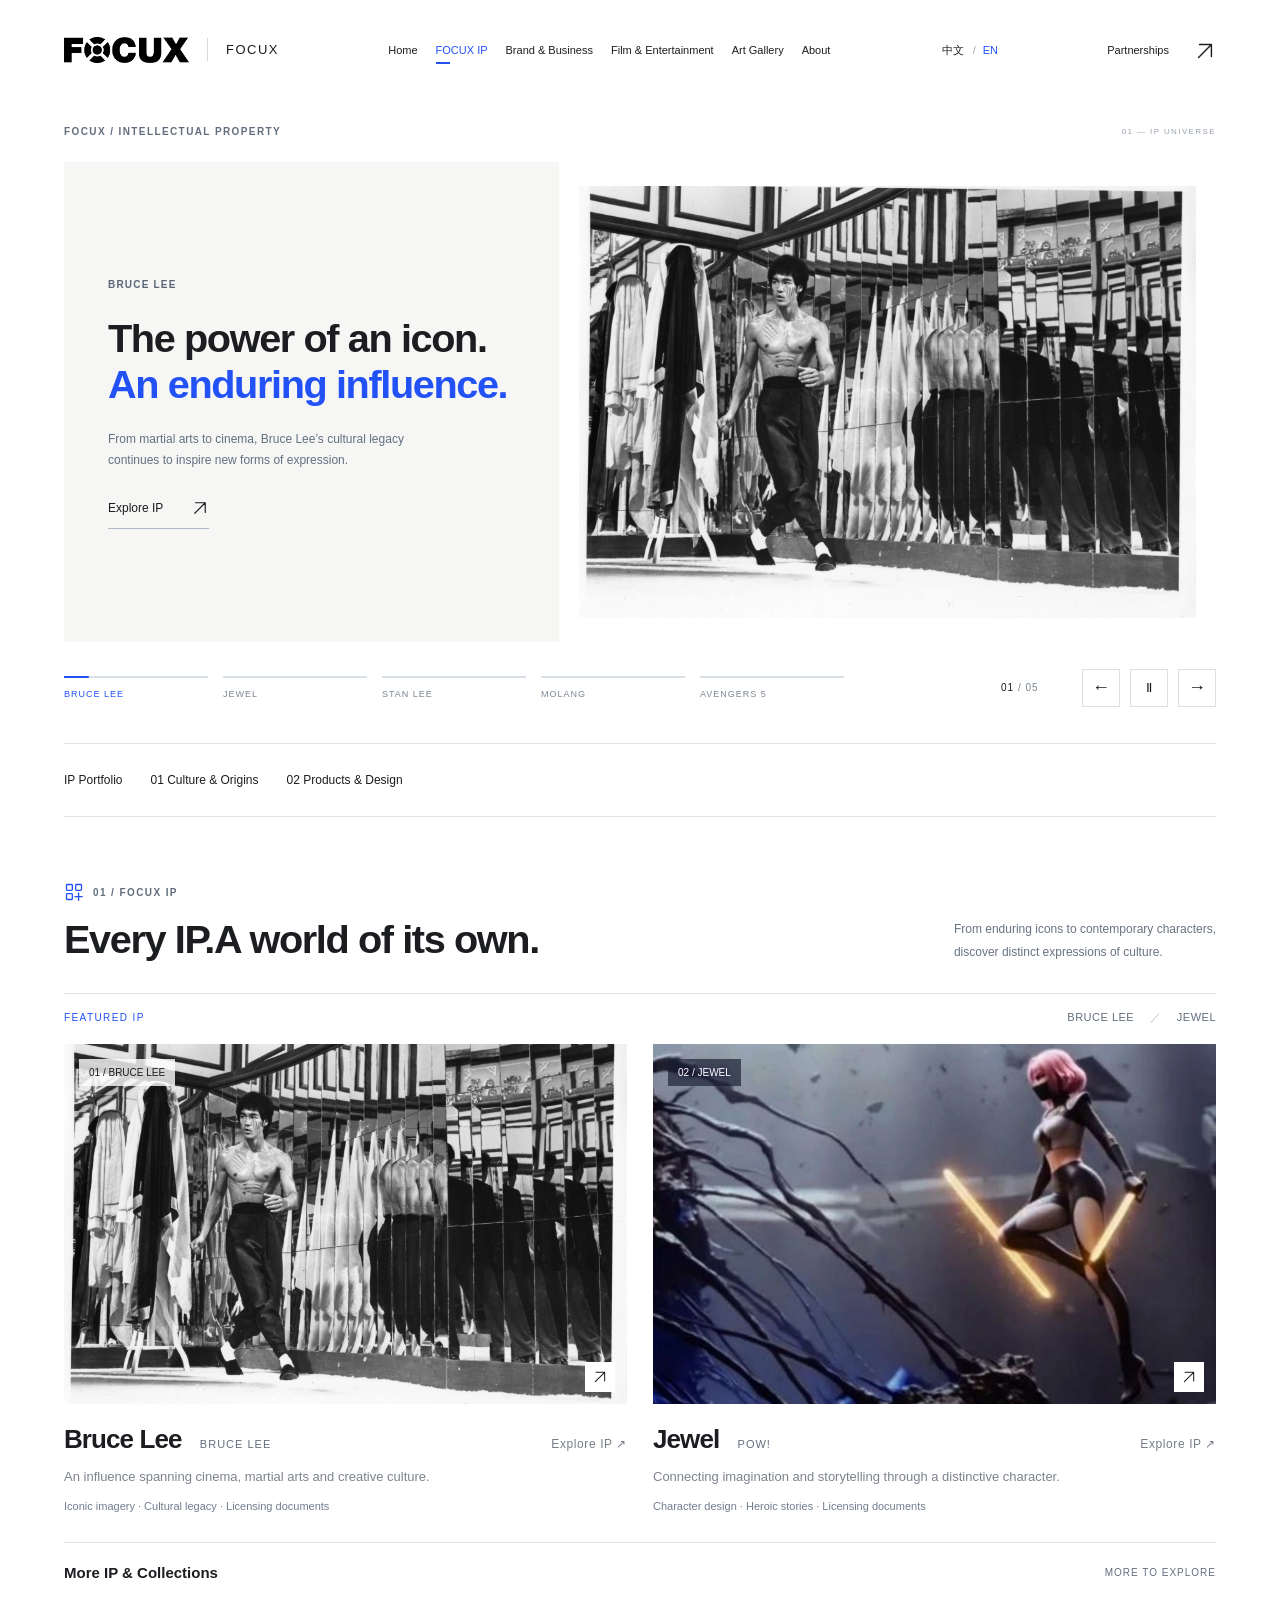
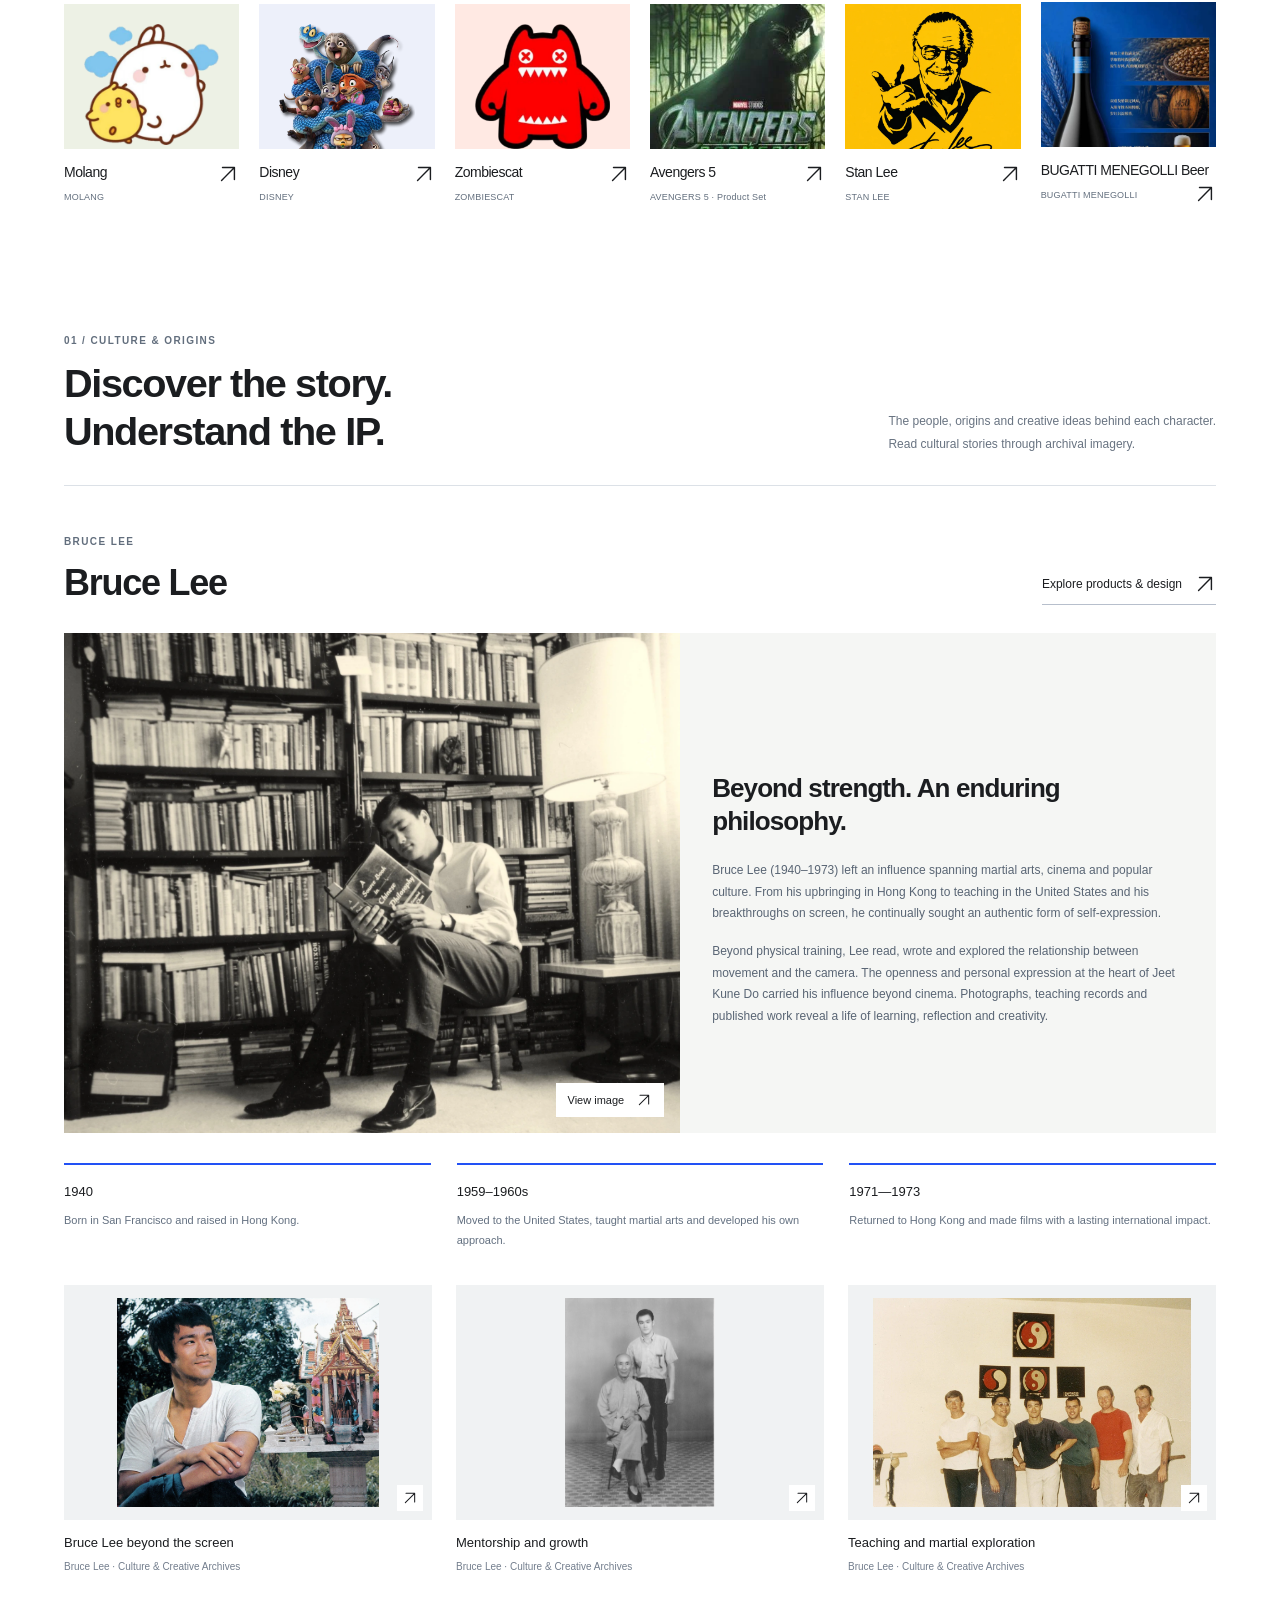
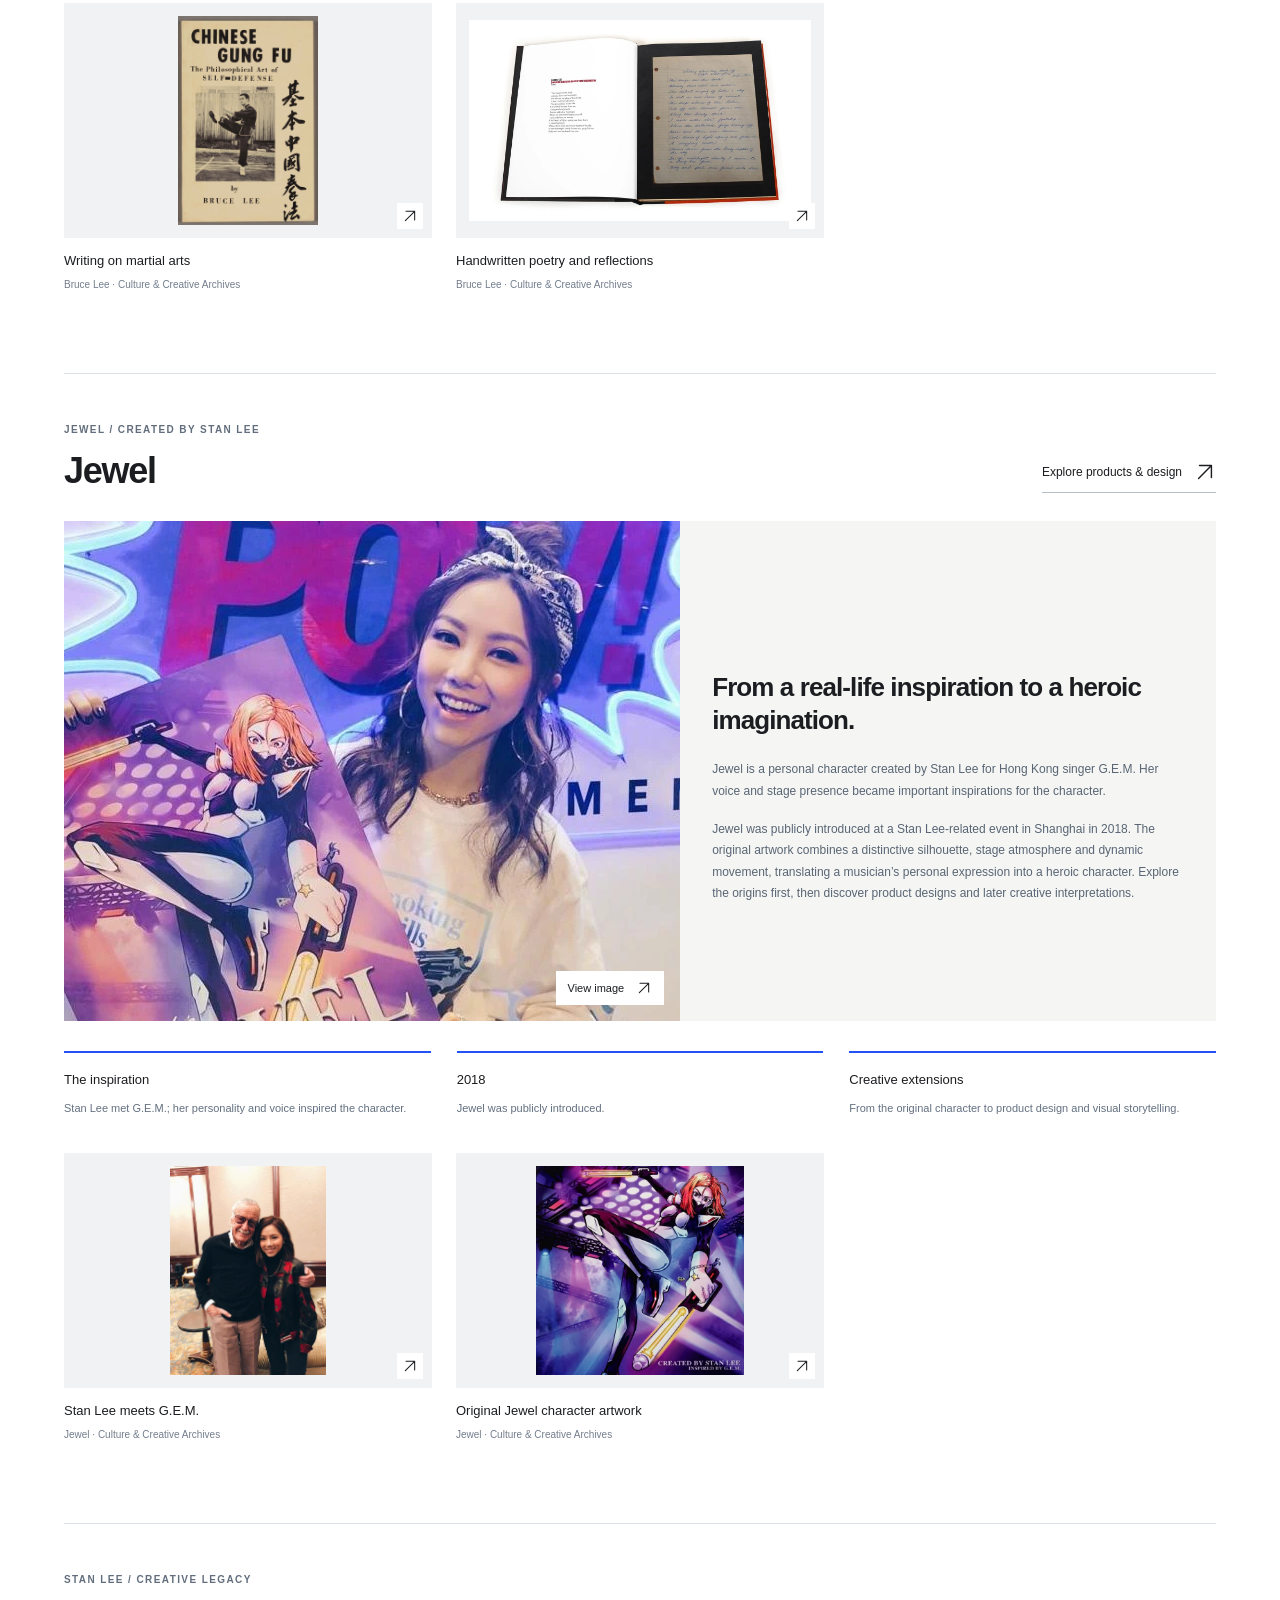
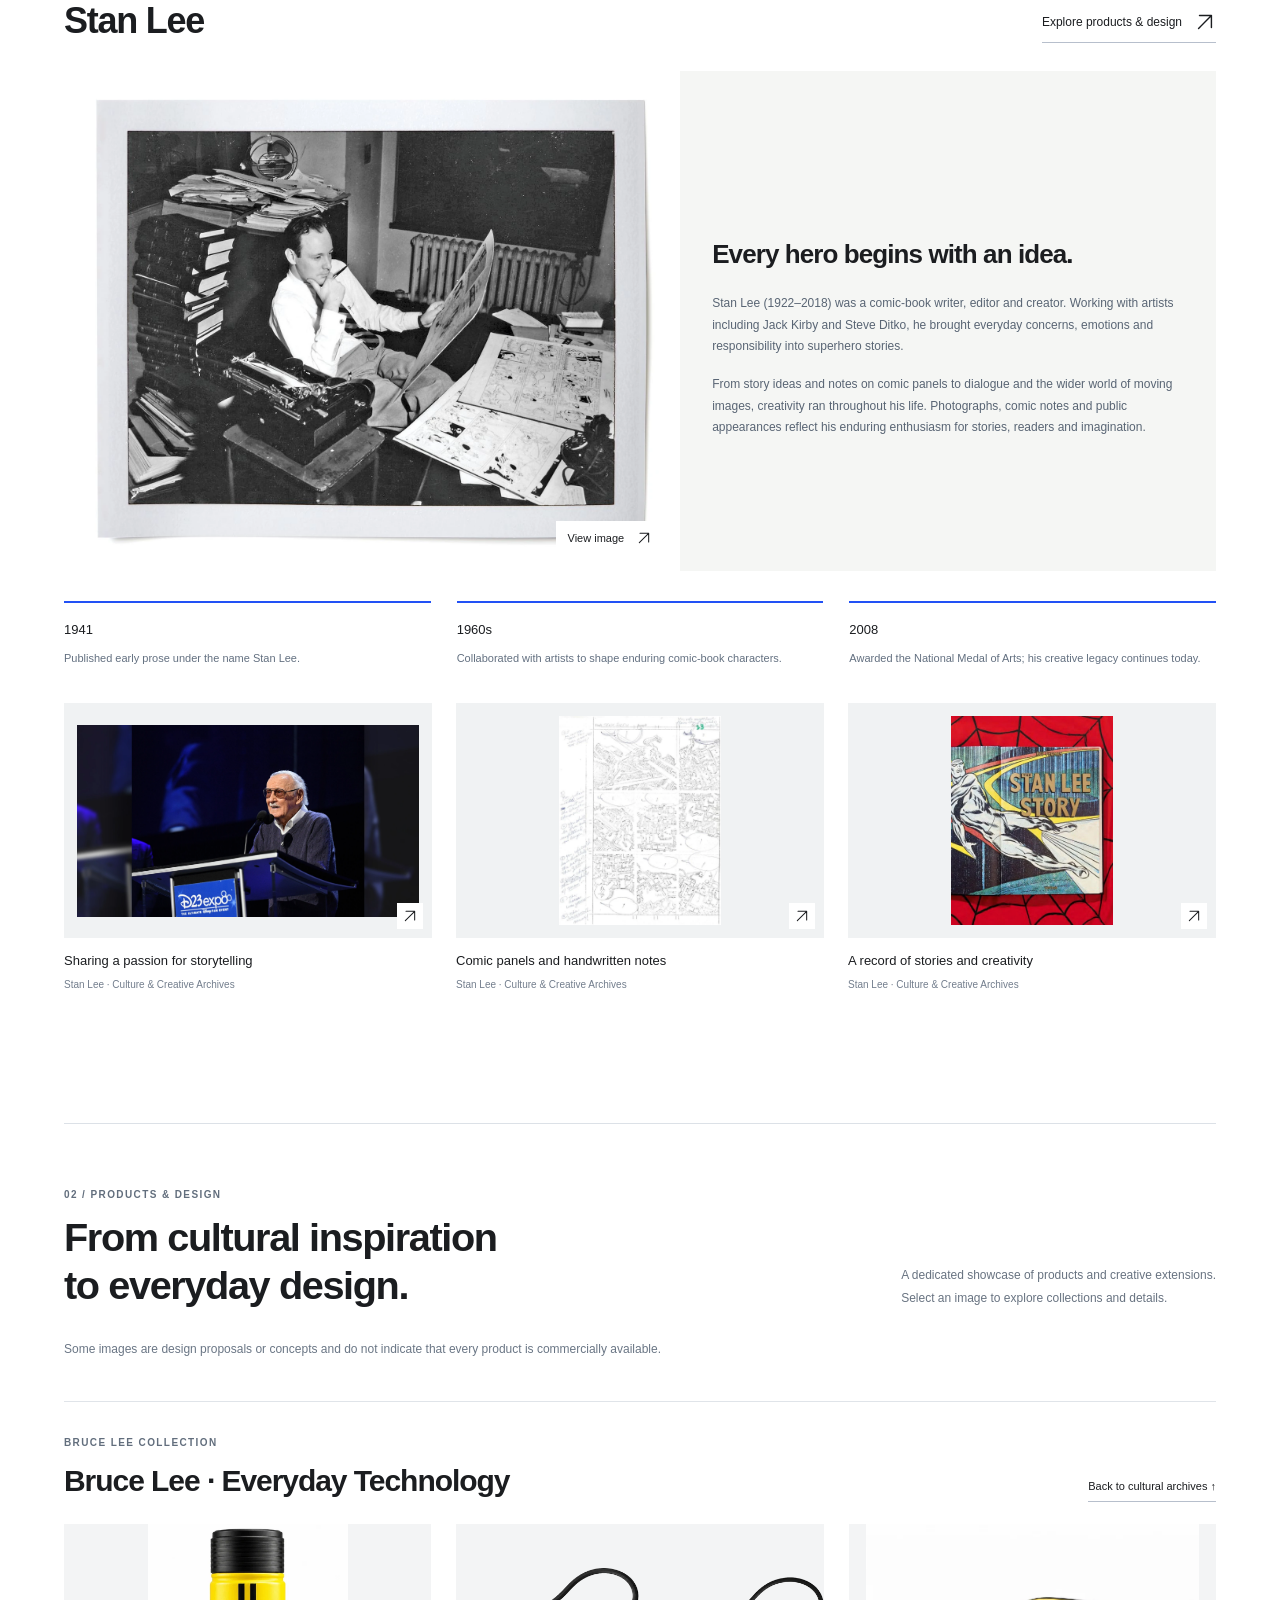
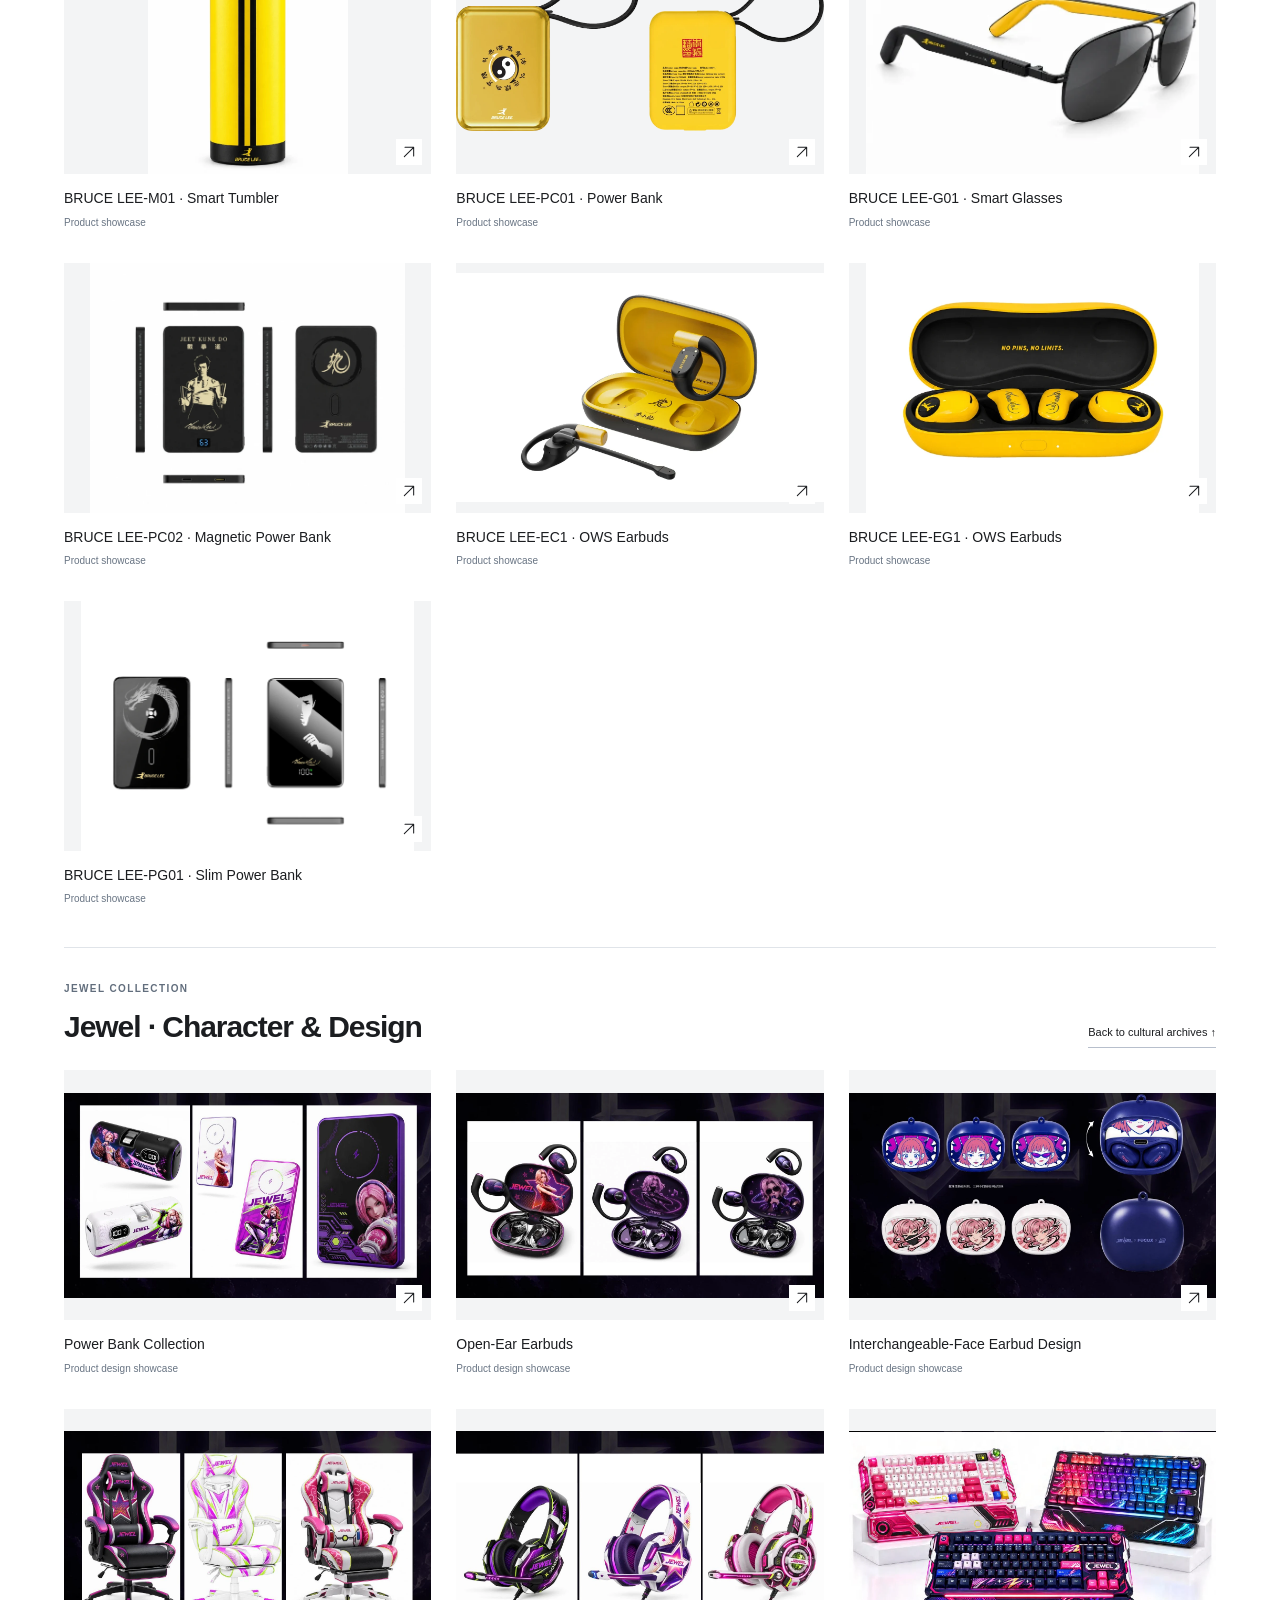
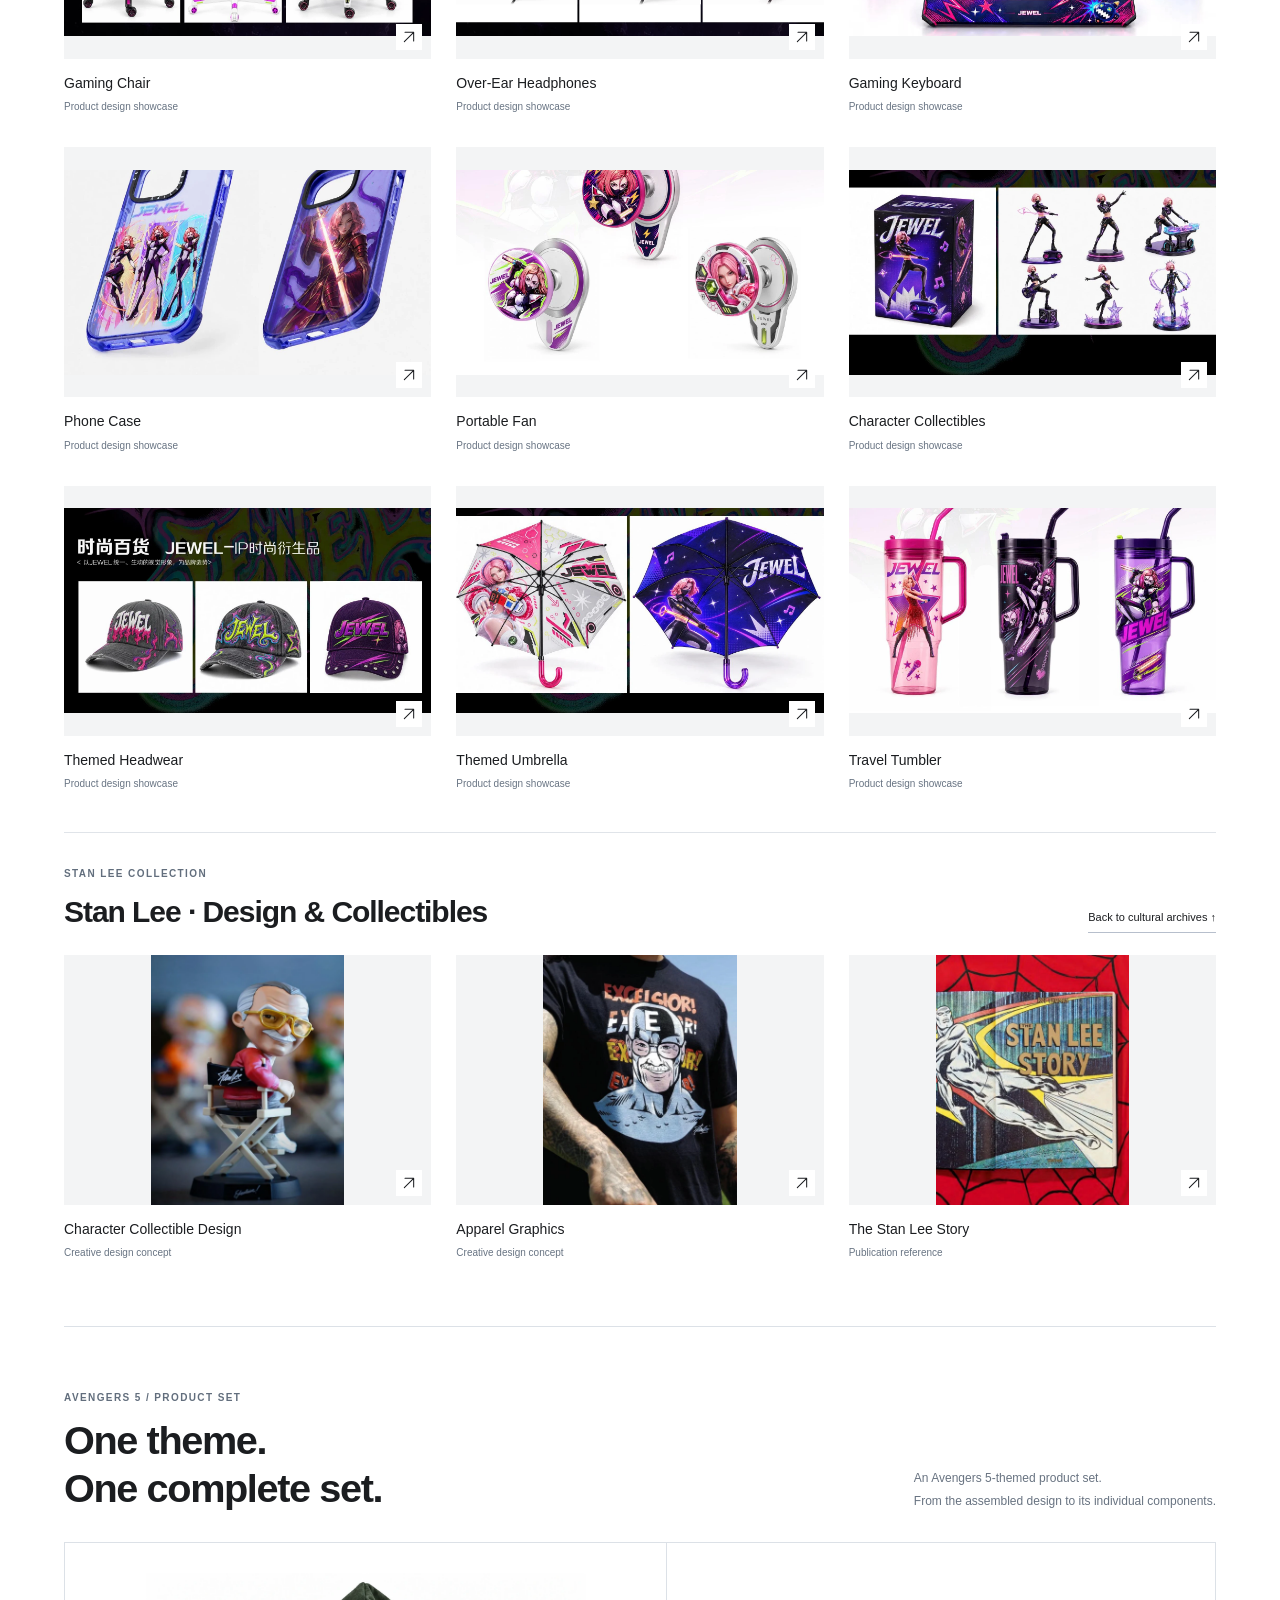
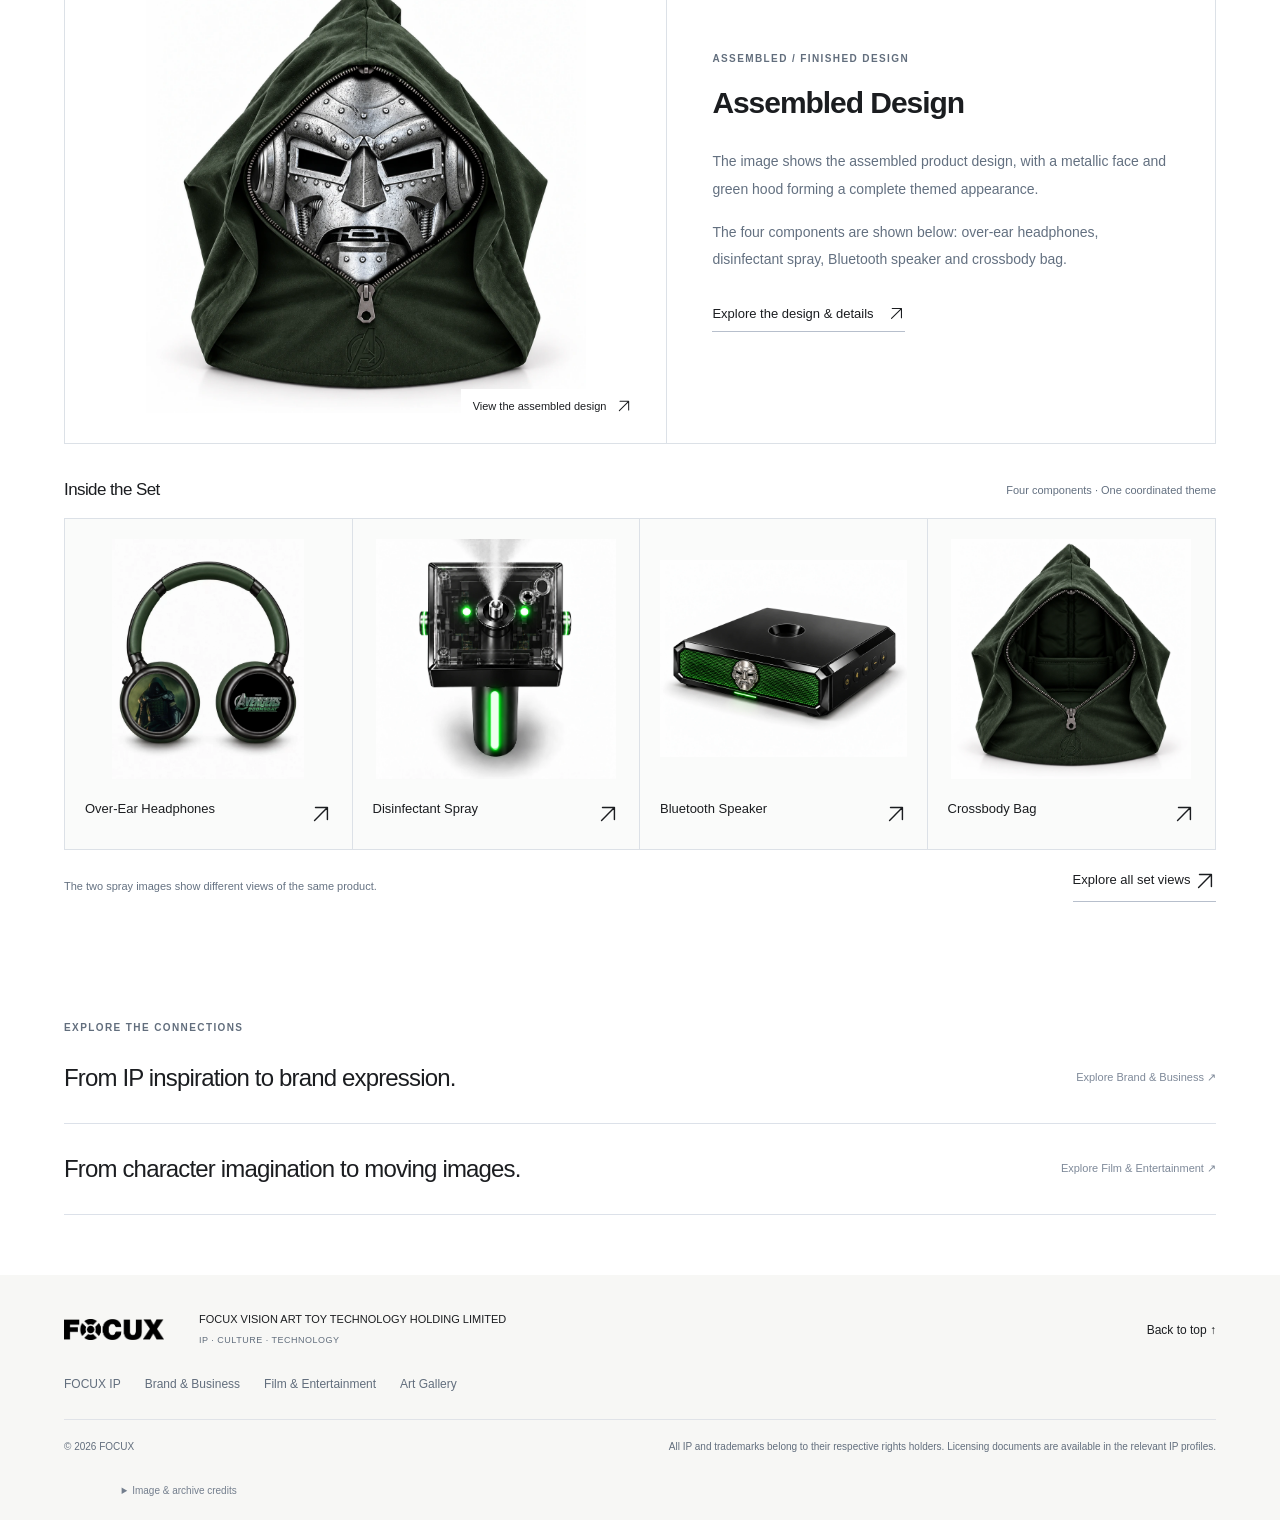
<file: en/ip.html>
<!doctype html><html lang="en"><head><meta charset="UTF-8"><meta name="viewport" content="width=device-width,initial-scale=1"><meta name="description" content="Explore Bruce Lee, Jewel, Stan Lee and more: cultural origins, character stories, products and licensing documents."><meta name="theme-color" content="#ffffff"><title>FOCUX IP | Cultural Icons & Characters</title><link rel="stylesheet" href="../assets/home.css?v=20261109-10"><script defer src="../assets/galleries-en.js?v=20261109-10"></script><script defer src="../assets/home-en.js?v=20261109-10"></script><script src="../assets/language.js?v=20261109-10" defer></script><link rel="canonical" href="https://focux-art.com/en/ip.html"><link rel="alternate" hreflang="zh-CN" href="https://focux-art.com/ip.html"><link rel="alternate" hreflang="en" href="https://focux-art.com/en/ip.html"><link rel="alternate" hreflang="x-default" href="https://focux-art.com/ip.html"></head><body><svg xmlns="http://www.w3.org/2000/svg" class="icon-definitions" width="0" height="0" aria-hidden="true" focusable="false"><defs><symbol id="focux-ip" viewBox="0 0 24 24"><rect x="3" y="3" width="7" height="7" rx="1"/><rect x="14" y="3" width="7" height="7" rx="1"/><rect x="3" y="14" width="7" height="7" rx="1"/><path d="M17.5 13v9m-4.5-4.5h9"/></symbol><symbol id="focux-commerce" viewBox="0 0 24 24"><path d="M8 7V5.5A2.5 2.5 0 0 1 10.5 3h3A2.5 2.5 0 0 1 16 5.5V7"/><rect x="3" y="7" width="18" height="14" rx="2"/><path d="M3 12.5c5 3 13 3 18 0M10 14.5v2h4v-2"/></symbol><symbol id="focux-film" viewBox="0 0 24 24"><path d="m3 8 17-5 1.5 5L4.5 13zM7 7l3 4m3-6 3 4M4.5 13v7a1 1 0 0 0 1 1h14a1 1 0 0 0 1-1V11"/><path d="m10 15 5 2-5 2z" fill="currentColor" stroke="none"/></symbol><symbol id="focux-match" viewBox="0 0 24 24"><circle cx="8" cy="12" r="5"/><circle cx="16" cy="12" r="5"/><path d="m10 12 1.5 1.5L15 10"/></symbol><symbol id="focux-design" viewBox="0 0 24 24"><path d="m12 3 9 5-9 5-9-5zM3 8v9l9 5 9-5V8M12 13v9M7.5 5.5l9 5"/></symbol><symbol id="focux-channels" viewBox="0 0 24 24"><rect x="9" y="3" width="6" height="5" rx="1"/><rect x="2" y="16" width="6" height="5" rx="1"/><rect x="16" y="16" width="6" height="5" rx="1"/><path d="M12 8v4m-7 4v-4h14v4"/></symbol><symbol id="focux-users" viewBox="0 0 24 24"><circle cx="9" cy="8" r="3"/><path d="M3 21v-2a6 6 0 0 1 12 0v2M16 5a3 3 0 0 1 0 6m2 4a5 5 0 0 1 3 4v2"/></symbol><symbol id="focux-ai-film" viewBox="0 0 24 24"><rect x="3" y="6" width="15" height="15" rx="2"/><path d="m8 10 6 3.5L8 17zM18 8l3 2v7l-3 2M19 1v4m-2-2h4"/></symbol><symbol id="focux-live" viewBox="0 0 24 24"><rect x="5" y="2.5" width="14" height="19" rx="2"/><circle cx="12" cy="9" r="2.5"/><path d="M8 17a4 4 0 0 1 8 0M10 19h4"/></symbol><symbol id="focux-ai-series" viewBox="0 0 24 24"><path d="M5 3h14M4 7h16"/><rect x="3" y="11" width="18" height="10" rx="2"/><path d="m9 13.5 5 2.5-5 2.5z" fill="currentColor" stroke="none"/></symbol><symbol id="focux-globe" viewBox="0 0 24 24"><circle cx="12" cy="12" r="9"/><ellipse cx="12" cy="12" rx="4" ry="9"/><path d="M3 12h18M4.5 7.5h15m-15 9h15"/></symbol><symbol id="focux-authorization" viewBox="0 0 24 24"><path d="m12 2 8 3v6c0 5-4 8.5-8 11-4-2.5-8-6-8-11V5z"/><path d="m8 11.5 2.5 2.5 5.5-6"/></symbol><symbol id="focux-arrow-up-right" viewBox="0 0 24 24"><path d="M5 19 19 5M6 5h13v13"/></symbol><symbol id="focux-arrow-right" viewBox="0 0 24 24"><path d="M3 12h18m-7-7 7 7-7 7"/></symbol><symbol id="focux-arrow-down" viewBox="0 0 24 24"><path d="M12 3v18m-7-7 7 7 7-7"/></symbol><symbol id="focux-menu" viewBox="0 0 24 24"><path d="M4 6h16M4 12h16M4 18h16"/></symbol><symbol id="focux-close" viewBox="0 0 24 24"><path d="m6 6 12 12M6 18 18 6"/></symbol><symbol id="focux-zoom" viewBox="0 0 24 24"><circle cx="10" cy="10" r="6.5"/><path d="m15 15 6 6M7 10h6m-3-3v6"/></symbol></defs></svg><a class="skip-link" href="#top">Skip to content</a><header><a href="index.html" class="identity" aria-label="FOCUX home"><img src="../assets/home/focux-logo.webp" alt="FOCUX" width="1812" height="379" decoding="async"><span>FOCUX</span></a><button class="menu-toggle" aria-expanded="false" aria-controls="main-nav">Menu <svg class="ui-icon" aria-hidden="true" focusable="false" viewBox="0 0 24 24"><use href="#focux-menu"></use></svg></button><nav id="main-nav"><a href="index.html">Home</a><a href="ip.html" class="current" aria-current="page">FOCUX IP</a><a href="business.html">Brand & Business</a><a href="film.html">Film & Entertainment</a><a href="art.html">Art Gallery</a><a href="index.html#about">About</a></nav><div class="language-switch" aria-label="Language"><a href="../ip.html" lang="zh-CN" hreflang="zh-CN" data-language-switch="zh-CN">中文</a><i>/</i><span aria-current="true">EN</span></div><a class="contact-link" href="index.html#cooperate">Partnerships <span><svg class="ui-icon" aria-hidden="true" focusable="false" viewBox="0 0 24 24"><use href="#focux-arrow-up-right"></use></svg></span></a></header><main id="top"><section class="ip-carousel container" aria-label="Featured FOCUX IP" aria-roledescription="carousel"><div class="inner-top"><p class="eyebrow">FOCUX / INTELLECTUAL PROPERTY</p><span>01 — IP UNIVERSE</span></div><div class="ip-carousel-stage"><article class="ip-slide is-active" data-slide="0" role="group" aria-roledescription="slide" aria-label="1 / 5: BRUCE LEE" aria-hidden="false"><div class="ip-slide-copy"><p class="eyebrow">BRUCE LEE</p><h1>The power of an icon.<br><span>An enduring influence.</span></h1><p class="ip-slide-description">From martial arts to cinema, Bruce Lee’s cultural legacy continues to inspire new forms of expression.</p><button class="ip-slide-cta" data-ip="bruce">Explore IP <svg class="ui-icon" aria-hidden="true" focusable="false" viewBox="0 0 24 24"><use href="#focux-arrow-up-right"></use></svg></button></div><div class="ip-slide-art"><img src="../assets/home/bruce-mirror-scene.webp" alt="Bruce Lee in the hall of mirrors" width="1800" height="1260" decoding="async" fetchpriority="high"></div></article><article class="ip-slide" data-slide="1" role="group" aria-roledescription="slide" aria-label="2 / 5：JEWEL / POW!" aria-hidden="true" inert><div class="ip-slide-copy"><p class="eyebrow">JEWEL / POW!</p><h2>A world of heroes.<br><span>Beyond imagination.</span></h2><p class="ip-slide-description">Discover the world of Jewel through character stories, product design and creative imagery.</p><button class="ip-slide-cta" data-ip="jewel">Explore IP <svg class="ui-icon" aria-hidden="true" focusable="false" viewBox="0 0 24 24"><use href="#focux-arrow-up-right"></use></svg></button></div><div class="ip-slide-art"><img src="../assets/jewel.webp" alt="Original Jewel character artwork" width="1199" height="1200" decoding="async" loading="eager"></div></article><article class="ip-slide" data-slide="2" role="group" aria-roledescription="slide" aria-label="3 / 5: STAN LEE" aria-hidden="true" inert><div class="ip-slide-copy"><p class="eyebrow">STAN LEE</p><h2>Where ideas begin.<br><span>Where stories grow.</span></h2><p class="ip-slide-description">A distinctive personality and creative spirit connecting generations through comic-book culture.</p><button class="ip-slide-cta" data-ip="stan">Explore IP <svg class="ui-icon" aria-hidden="true" focusable="false" viewBox="0 0 24 24"><use href="#focux-arrow-up-right"></use></svg></button></div><div class="ip-slide-art"><img src="../assets/stan.webp" alt="Stan Lee portrait illustration on yellow" width="1200" height="1200" decoding="async" loading="eager"></div></article><article class="ip-slide" data-slide="3" role="group" aria-roledescription="slide" aria-label="4 / 5: MOLANG" aria-hidden="true" inert><div class="ip-slide-copy"><p class="eyebrow">MOLANG</p><h2>Warmth and friendship.<br><span>Everyday imagination.</span></h2><p class="ip-slide-description">Bringing characters into daily life through warmth, friendship and simple moments of joy.</p><button class="ip-slide-cta" data-ip="molang">Explore IP <svg class="ui-icon" aria-hidden="true" focusable="false" viewBox="0 0 24 24"><use href="#focux-arrow-up-right"></use></svg></button></div><div class="ip-slide-art"><img src="../assets/gallery/molang-home.webp" alt="Molang home and lifestyle scene" width="1174" height="1200" decoding="async" loading="eager"></div></article><article class="ip-slide" data-slide="4" role="group" aria-roledescription="slide" aria-label="5 / 5: AVENGERS 5 / PRODUCT SET" aria-hidden="true" inert><div class="ip-slide-copy"><p class="eyebrow">AVENGERS 5 / PRODUCT SET</p><h2>From a shared theme<br><span>to a complete design.</span></h2><p class="ip-slide-description">Explore the assembled design and individual components of this Avengers 5-themed product set.</p><button class="ip-slide-cta" data-ip="avengers">Explore IP <svg class="ui-icon" aria-hidden="true" focusable="false" viewBox="0 0 24 24"><use href="#focux-arrow-up-right"></use></svg></button></div><div class="ip-slide-art"><img src="../assets/gallery/avengers-set-assembled.webp" alt="Assembled Avengers 5-themed product design" width="1254" height="1254" decoding="async" loading="eager"></div></article></div><div class="ip-carousel-footer"><div class="ip-carousel-pagination" aria-label="Choose a carousel slide"><button class="ip-carousel-dot is-active" data-carousel-to="0" aria-label="Slide 1: BRUCE LEE" aria-current="true"><span class="carousel-dot-track"><i></i></span><span class="carousel-dot-name">BRUCE LEE</span></button><button class="ip-carousel-dot" data-carousel-to="1" aria-label="Slide 2: JEWEL / POW!" aria-current="false"><span class="carousel-dot-track"><i></i></span><span class="carousel-dot-name">JEWEL</span></button><button class="ip-carousel-dot" data-carousel-to="2" aria-label="Slide 3: STAN LEE" aria-current="false"><span class="carousel-dot-track"><i></i></span><span class="carousel-dot-name">STAN LEE</span></button><button class="ip-carousel-dot" data-carousel-to="3" aria-label="Slide 4: MOLANG" aria-current="false"><span class="carousel-dot-track"><i></i></span><span class="carousel-dot-name">MOLANG</span></button><button class="ip-carousel-dot" data-carousel-to="4" aria-label="Slide 5: AVENGERS 5 / PRODUCT SET" aria-current="false"><span class="carousel-dot-track"><i></i></span><span class="carousel-dot-name">AVENGERS 5</span></button></div><div class="ip-carousel-controls"><span class="ip-carousel-counter" aria-hidden="true"><b>01</b> / 05</span><button data-carousel-prev aria-label="Previous slide">←</button><button data-carousel-pause aria-label="Pause autoplay" aria-pressed="false"><span aria-hidden="true">Ⅱ</span></button><button data-carousel-next aria-label="Next slide">→</button></div></div><p class="carousel-announcement sr-only" aria-live="polite" aria-atomic="true"></p></section><nav class="chapter-jumps container" aria-label="IP content chapters"><a href="#ip">IP Portfolio</a><a href="#culture">01 Culture & Origins</a><a href="#series">02 Products & Design</a></nav><section class="ip-section container section" id="ip"><div class="section-head compact-head"><div><p class="eyebrow icon-eyebrow"><svg class="ui-icon" aria-hidden="true" focusable="false" viewBox="0 0 24 24"><use href="#focux-ip"></use></svg>01 / FOCUX IP</p><h2>Every IP.<br class="mobile-break">A world of its own.</h2></div><p class="section-intro">From enduring icons to contemporary characters,<br>discover distinct expressions of culture.</p></div><div class="featured-ip-heading"><span>FEATURED IP</span><p>BRUCE LEE <i>／</i> JEWEL</p></div><div class="ip-grid featured-ip-grid"><button class="ip-card ip-bruce" id="ip-bruce" data-ip="bruce"><div class="ip-image"><img src="../assets/home/bruce-mirror-scene.webp" alt="Bruce Lee in the hall of mirrors" loading="lazy" width="1281" height="1600" decoding="async"><span>01 / BRUCE LEE</span><b><svg class="ui-icon" aria-hidden="true" focusable="false" viewBox="0 0 24 24"><use href="#focux-arrow-up-right"></use></svg></b></div><div class="ip-caption"><h3>Bruce Lee <em>BRUCE LEE</em></h3><span>Explore IP ↗</span></div><p>An influence spanning cinema, martial arts and creative culture.</p><small>Iconic imagery · Cultural legacy · Licensing documents</small></button><button class="ip-card ip-jewel" id="ip-jewel" data-ip="jewel"><div class="ip-image"><img src="../assets/home/jewel-world.webp" alt="Jewel character-world artwork" loading="lazy" width="807" height="807" decoding="async"><span>02 / JEWEL</span><b><svg class="ui-icon" aria-hidden="true" focusable="false" viewBox="0 0 24 24"><use href="#focux-arrow-up-right"></use></svg></b></div><div class="ip-caption"><h3>Jewel <em>POW!</em></h3><span>Explore IP ↗</span></div><p>Connecting imagination and storytelling through a distinctive character.</p><small>Character design · Heroic stories · Licensing documents</small></button></div><div class="secondary-ip-heading"><p>More IP & Collections</p><span>MORE TO EXPLORE</span></div><div class="secondary-ip-grid"><button data-ip="molang"><div class="secondary-visual secondary-molang"><img src="../assets/molang.webp" alt="Molang" loading="lazy" width="651" height="586" decoding="async"></div><h3>Molang <b><svg class="ui-icon" aria-hidden="true" focusable="false" viewBox="0 0 24 24"><use href="#focux-arrow-up-right"></use></svg></b></h3><small>MOLANG</small></button><button data-ip="disney"><div class="secondary-visual secondary-disney"><img src="../assets/disney.webp" alt="Disney" loading="lazy" width="1065" height="1200" decoding="async"></div><h3>Disney <b><svg class="ui-icon" aria-hidden="true" focusable="false" viewBox="0 0 24 24"><use href="#focux-arrow-up-right"></use></svg></b></h3><small>DISNEY</small></button><button data-ip="cat"><div class="secondary-visual secondary-cat"><img src="../assets/cat.webp" alt="Zombiescat" loading="lazy" width="426" height="396" decoding="async"></div><h3>Zombiescat <b><svg class="ui-icon" aria-hidden="true" focusable="false" viewBox="0 0 24 24"><use href="#focux-arrow-up-right"></use></svg></b></h3><small>ZOMBIESCAT</small></button><button data-ip="avengers"><div class="secondary-visual secondary-avengers"><img src="../assets/home/avengers.webp" alt="Avengers 5" loading="lazy" width="250" height="377" decoding="async"></div><h3>Avengers 5 <b><svg class="ui-icon" aria-hidden="true" focusable="false" viewBox="0 0 24 24"><use href="#focux-arrow-up-right"></use></svg></b></h3><small>AVENGERS 5 · Product Set</small></button><button data-ip="stan"><div class="secondary-visual secondary-stan"><img src="../assets/stan.webp" alt="Stan Lee" loading="lazy" width="1200" height="1200" decoding="async"></div><h3>Stan Lee <b><svg class="ui-icon" aria-hidden="true" focusable="false" viewBox="0 0 24 24"><use href="#focux-arrow-up-right"></use></svg></b></h3><small>STAN LEE</small></button><button data-ip="bugatti"><div class="secondary-visual secondary-bugatti"><img src="../assets/home/s30-image90.webp" alt="BUGATTI MENEGOLLI beer collection" loading="lazy" width="975" height="1300" decoding="async"></div><h3>BUGATTI MENEGOLLI Beer <b><svg class="ui-icon" aria-hidden="true" focusable="false" viewBox="0 0 24 24"><use href="#focux-arrow-up-right"></use></svg></b></h3><small>BUGATTI MENEGOLLI</small></button></div></section><section class="culture-section container section" id="culture"><div class="section-head"><div><p class="eyebrow">01 / CULTURE & ORIGINS</p><h2>Discover the story.<br>Understand the IP.</h2></div><p class="section-intro">The people, origins and creative ideas behind each character.<br>Read cultural stories through archival imagery.</p></div><article class="culture-story" id="culture-bruce"><div class="culture-story-head"><div><p class="eyebrow">BRUCE LEE</p><h3>Bruce Lee</h3></div><a class="plain-link" href="#series-bruce">Explore products & design <svg class="ui-icon" aria-hidden="true" focusable="false" viewBox="0 0 24 24"><use href="#focux-arrow-up-right"></use></svg></a></div><div class="culture-feature"><button class="culture-feature-image" data-gallery-open="culture-bruce-0" aria-label="Enlarge Bruce Lee archival image"><img src="../assets/editorial/bruce-reading.webp" alt="Beyond strength. An enduring philosophy." loading="lazy"><span>View image <svg class="ui-icon" aria-hidden="true" focusable="false" viewBox="0 0 24 24"><use href="#focux-arrow-up-right"></use></svg></span></button><div class="culture-feature-copy"><h4>Beyond strength. An enduring philosophy.</h4><p>Bruce Lee (1940–1973) left an influence spanning martial arts, cinema and popular culture. From his upbringing in Hong Kong to teaching in the United States and his breakthroughs on screen, he continually sought an authentic form of self-expression.</p><p>Beyond physical training, Lee read, wrote and explored the relationship between movement and the camera. The openness and personal expression at the heart of Jeet Kune Do carried his influence beyond cinema. Photographs, teaching records and published work reveal a life of learning, reflection and creativity.</p></div></div><ol class="culture-timeline"><li><strong>1940</strong><p>Born in San Francisco and raised in Hong Kong.</p></li><li><strong>1959–1960s</strong><p>Moved to the United States, taught martial arts and developed his own approach.</p></li><li><strong>1971—1973</strong><p>Returned to Hong Kong and made films with a lasting international impact.</p></li></ol><div class="culture-image-grid"><button class="gallery-tile" data-gallery-open="culture-bruce-1" aria-label="Enlarge Bruce Lee beyond the screen"><span class="gallery-picture"><img src="../assets/editorial/bruce-life.webp" alt="Bruce Lee beyond the screen" loading="lazy" decoding="async"><b><svg class="ui-icon" aria-hidden="true" focusable="false" viewBox="0 0 24 24"><use href="#focux-arrow-up-right"></use></svg></b></span><span class="gallery-title">Bruce Lee beyond the screen</span><small>Bruce Lee · Culture & Creative Archives</small></button><button class="gallery-tile" data-gallery-open="culture-bruce-2" aria-label="Enlarge Mentorship and growth"><span class="gallery-picture"><img src="../assets/editorial/bruce-ipman.webp" alt="Mentorship and growth" loading="lazy" decoding="async"><b><svg class="ui-icon" aria-hidden="true" focusable="false" viewBox="0 0 24 24"><use href="#focux-arrow-up-right"></use></svg></b></span><span class="gallery-title">Mentorship and growth</span><small>Bruce Lee · Culture & Creative Archives</small></button><button class="gallery-tile" data-gallery-open="culture-bruce-3" aria-label="Enlarge Teaching and martial exploration"><span class="gallery-picture"><img src="../assets/editorial/bruce-school.webp" alt="Teaching and martial exploration" loading="lazy" decoding="async"><b><svg class="ui-icon" aria-hidden="true" focusable="false" viewBox="0 0 24 24"><use href="#focux-arrow-up-right"></use></svg></b></span><span class="gallery-title">Teaching and martial exploration</span><small>Bruce Lee · Culture & Creative Archives</small></button><button class="gallery-tile" data-gallery-open="culture-bruce-4" aria-label="Enlarge Writing on martial arts"><span class="gallery-picture"><img src="../assets/editorial/bruce-book.webp" alt="Writing on martial arts" loading="lazy" decoding="async"><b><svg class="ui-icon" aria-hidden="true" focusable="false" viewBox="0 0 24 24"><use href="#focux-arrow-up-right"></use></svg></b></span><span class="gallery-title">Writing on martial arts</span><small>Bruce Lee · Culture & Creative Archives</small></button><button class="gallery-tile" data-gallery-open="culture-bruce-5" aria-label="Enlarge Handwritten poetry and reflections"><span class="gallery-picture"><img src="../assets/editorial/bruce-poetry.webp" alt="Handwritten poetry and reflections" loading="lazy" decoding="async"><b><svg class="ui-icon" aria-hidden="true" focusable="false" viewBox="0 0 24 24"><use href="#focux-arrow-up-right"></use></svg></b></span><span class="gallery-title">Handwritten poetry and reflections</span><small>Bruce Lee · Culture & Creative Archives</small></button></div></article><article class="culture-story" id="culture-jewel"><div class="culture-story-head"><div><p class="eyebrow">JEWEL / CREATED BY STAN LEE</p><h3>Jewel</h3></div><a class="plain-link" href="#series-jewel">Explore products & design <svg class="ui-icon" aria-hidden="true" focusable="false" viewBox="0 0 24 24"><use href="#focux-arrow-up-right"></use></svg></a></div><div class="culture-feature"><button class="culture-feature-image" data-gallery-open="culture-jewel-0" aria-label="Enlarge Jewel archival image"><img src="../assets/editorial/jewel-unveiling.webp" alt="From a real-life inspiration to a heroic imagination." loading="lazy"><span>View image <svg class="ui-icon" aria-hidden="true" focusable="false" viewBox="0 0 24 24"><use href="#focux-arrow-up-right"></use></svg></span></button><div class="culture-feature-copy"><h4>From a real-life inspiration to a heroic imagination.</h4><p>Jewel is a personal character created by Stan Lee for Hong Kong singer G.E.M. Her voice and stage presence became important inspirations for the character.</p><p>Jewel was publicly introduced at a Stan Lee-related event in Shanghai in 2018. The original artwork combines a distinctive silhouette, stage atmosphere and dynamic movement, translating a musician’s personal expression into a heroic character. Explore the origins first, then discover product designs and later creative interpretations.</p></div></div><ol class="culture-timeline"><li><strong>The inspiration</strong><p>Stan Lee met G.E.M.; her personality and voice inspired the character.</p></li><li><strong>2018</strong><p>Jewel was publicly introduced.</p></li><li><strong>Creative extensions</strong><p>From the original character to product design and visual storytelling.</p></li></ol><div class="culture-image-grid"><button class="gallery-tile" data-gallery-open="culture-jewel-1" aria-label="Enlarge Stan Lee meets G.E.M."><span class="gallery-picture"><img src="../assets/editorial/jewel-origin.webp" alt="Stan Lee meets G.E.M." loading="lazy" decoding="async"><b><svg class="ui-icon" aria-hidden="true" focusable="false" viewBox="0 0 24 24"><use href="#focux-arrow-up-right"></use></svg></b></span><span class="gallery-title">Stan Lee meets G.E.M.</span><small>Jewel · Culture & Creative Archives</small></button><button class="gallery-tile" data-gallery-open="culture-jewel-2" aria-label="Enlarge Original Jewel character artwork"><span class="gallery-picture"><img src="../assets/jewel.webp" alt="Original Jewel character artwork" loading="lazy" decoding="async"><b><svg class="ui-icon" aria-hidden="true" focusable="false" viewBox="0 0 24 24"><use href="#focux-arrow-up-right"></use></svg></b></span><span class="gallery-title">Original Jewel character artwork</span><small>Jewel · Culture & Creative Archives</small></button></div></article><article class="culture-story" id="culture-stan"><div class="culture-story-head"><div><p class="eyebrow">STAN LEE / CREATIVE LEGACY</p><h3>Stan Lee</h3></div><a class="plain-link" href="#series-stan">Explore products & design <svg class="ui-icon" aria-hidden="true" focusable="false" viewBox="0 0 24 24"><use href="#focux-arrow-up-right"></use></svg></a></div><div class="culture-feature"><button class="culture-feature-image" data-gallery-open="culture-stan-0" aria-label="Enlarge Stan Lee archival image"><img src="../assets/editorial/stan-working.webp" alt="Every hero begins with an idea." loading="lazy"><span>View image <svg class="ui-icon" aria-hidden="true" focusable="false" viewBox="0 0 24 24"><use href="#focux-arrow-up-right"></use></svg></span></button><div class="culture-feature-copy"><h4>Every hero begins with an idea.</h4><p>Stan Lee (1922–2018) was a comic-book writer, editor and creator. Working with artists including Jack Kirby and Steve Ditko, he brought everyday concerns, emotions and responsibility into superhero stories.</p><p>From story ideas and notes on comic panels to dialogue and the wider world of moving images, creativity ran throughout his life. Photographs, comic notes and public appearances reflect his enduring enthusiasm for stories, readers and imagination.</p></div></div><ol class="culture-timeline"><li><strong>1941</strong><p>Published early prose under the name Stan Lee.</p></li><li><strong>1960s</strong><p>Collaborated with artists to shape enduring comic-book characters.</p></li><li><strong>2008</strong><p>Awarded the National Medal of Arts; his creative legacy continues today.</p></li></ol><div class="culture-image-grid"><button class="gallery-tile" data-gallery-open="culture-stan-1" aria-label="Enlarge Sharing a passion for storytelling"><span class="gallery-picture"><img src="../assets/editorial/stan-stage.webp" alt="Sharing a passion for storytelling" loading="lazy" decoding="async"><b><svg class="ui-icon" aria-hidden="true" focusable="false" viewBox="0 0 24 24"><use href="#focux-arrow-up-right"></use></svg></b></span><span class="gallery-title">Sharing a passion for storytelling</span><small>Stan Lee · Culture & Creative Archives</small></button><button class="gallery-tile" data-gallery-open="culture-stan-2" aria-label="Enlarge Comic panels and handwritten notes"><span class="gallery-picture"><img src="../assets/gallery/stan-s5-image7.webp" alt="Comic panels and handwritten notes" loading="lazy" decoding="async"><b><svg class="ui-icon" aria-hidden="true" focusable="false" viewBox="0 0 24 24"><use href="#focux-arrow-up-right"></use></svg></b></span><span class="gallery-title">Comic panels and handwritten notes</span><small>Stan Lee · Culture & Creative Archives</small></button><button class="gallery-tile" data-gallery-open="culture-stan-3" aria-label="Enlarge A record of stories and creativity"><span class="gallery-picture"><img src="../assets/gallery/stan-s57-image150.webp" alt="A record of stories and creativity" loading="lazy" decoding="async"><b><svg class="ui-icon" aria-hidden="true" focusable="false" viewBox="0 0 24 24"><use href="#focux-arrow-up-right"></use></svg></b></span><span class="gallery-title">A record of stories and creativity</span><small>Stan Lee · Culture & Creative Archives</small></button></div></article></section><section class="series-section container section products-chapter" id="series"><div class="section-head"><div><p class="eyebrow">02 / PRODUCTS & DESIGN</p><h2>From cultural inspiration<br>to everyday design.</h2></div><p class="section-intro">A dedicated showcase of products and creative extensions.<br>Select an image to explore collections and details.</p></div><p class="gallery-note">Some images are design proposals or concepts and do not indicate that every product is commercially available.</p><article class="brand-gallery" id="series-bruce"><div class="brand-gallery-heading"><div><p class="eyebrow">BRUCE LEE COLLECTION</p><h3>Bruce Lee · Everyday Technology</h3></div><a class="plain-link" href="#culture-bruce">Back to cultural archives ↑</a></div><div class="gallery-grid"><button class="gallery-tile" data-gallery-open="bruce-s3-image10" aria-label="Enlarge BRUCE LEE-M01 · Smart Tumbler"><span class="gallery-picture"><img src="../assets/gallery/bruce-s3-image10.webp" alt="BRUCE LEE-M01 · Smart Tumbler" loading="lazy" decoding="async"><b><svg class="ui-icon" aria-hidden="true" focusable="false" viewBox="0 0 24 24"><use href="#focux-arrow-up-right"></use></svg></b></span><span class="gallery-title">BRUCE LEE-M01 · Smart Tumbler</span><small>Product showcase</small></button><button class="gallery-tile" data-gallery-open="bruce-s4-image16" aria-label="Enlarge BRUCE LEE-PC01 · Power Bank"><span class="gallery-picture"><img src="../assets/gallery/bruce-s4-image16.webp" alt="BRUCE LEE-PC01 · Power Bank" loading="lazy" decoding="async"><b><svg class="ui-icon" aria-hidden="true" focusable="false" viewBox="0 0 24 24"><use href="#focux-arrow-up-right"></use></svg></b></span><span class="gallery-title">BRUCE LEE-PC01 · Power Bank</span><small>Product showcase</small></button><button class="gallery-tile" data-gallery-open="bruce-s7-image27" aria-label="Enlarge BRUCE LEE-G01 · Smart Glasses"><span class="gallery-picture"><img src="../assets/gallery/bruce-s7-image27.webp" alt="BRUCE LEE-G01 · Smart Glasses" loading="lazy" decoding="async"><b><svg class="ui-icon" aria-hidden="true" focusable="false" viewBox="0 0 24 24"><use href="#focux-arrow-up-right"></use></svg></b></span><span class="gallery-title">BRUCE LEE-G01 · Smart Glasses</span><small>Product showcase</small></button><button class="gallery-tile" data-gallery-open="bruce-s8-image32" aria-label="Enlarge BRUCE LEE-PC02 · Magnetic Power Bank"><span class="gallery-picture"><img src="../assets/gallery/bruce-s8-image32.webp" alt="BRUCE LEE-PC02 · Magnetic Power Bank" loading="lazy" decoding="async"><b><svg class="ui-icon" aria-hidden="true" focusable="false" viewBox="0 0 24 24"><use href="#focux-arrow-up-right"></use></svg></b></span><span class="gallery-title">BRUCE LEE-PC02 · Magnetic Power Bank</span><small>Product showcase</small></button><button class="gallery-tile" data-gallery-open="bruce-s14-image52" aria-label="Enlarge BRUCE LEE-EC1 · OWS Earbuds"><span class="gallery-picture"><img src="../assets/gallery/bruce-s14-image52.webp" alt="BRUCE LEE-EC1 · OWS Earbuds" loading="lazy" decoding="async"><b><svg class="ui-icon" aria-hidden="true" focusable="false" viewBox="0 0 24 24"><use href="#focux-arrow-up-right"></use></svg></b></span><span class="gallery-title">BRUCE LEE-EC1 · OWS Earbuds</span><small>Product showcase</small></button><button class="gallery-tile" data-gallery-open="bruce-s17-image63" aria-label="Enlarge BRUCE LEE-EG1 · OWS Earbuds"><span class="gallery-picture"><img src="../assets/gallery/bruce-s17-image63.webp" alt="BRUCE LEE-EG1 · OWS Earbuds" loading="lazy" decoding="async"><b><svg class="ui-icon" aria-hidden="true" focusable="false" viewBox="0 0 24 24"><use href="#focux-arrow-up-right"></use></svg></b></span><span class="gallery-title">BRUCE LEE-EG1 · OWS Earbuds</span><small>Product showcase</small></button><button class="gallery-tile" data-gallery-open="bruce-s20-image71" aria-label="Enlarge BRUCE LEE-PG01 · Slim Power Bank"><span class="gallery-picture"><img src="../assets/gallery/bruce-s20-image71.webp" alt="BRUCE LEE-PG01 · Slim Power Bank" loading="lazy" decoding="async"><b><svg class="ui-icon" aria-hidden="true" focusable="false" viewBox="0 0 24 24"><use href="#focux-arrow-up-right"></use></svg></b></span><span class="gallery-title">BRUCE LEE-PG01 · Slim Power Bank</span><small>Product showcase</small></button></div></article><article class="brand-gallery" id="series-jewel"><div class="brand-gallery-heading"><div><p class="eyebrow">JEWEL COLLECTION</p><h3>Jewel · Character & Design</h3></div><a class="plain-link" href="#culture-jewel">Back to cultural archives ↑</a></div><div class="gallery-grid"><button class="gallery-tile" data-gallery-open="jewel-13" aria-label="Enlarge Power Bank Collection"><span class="gallery-picture"><img src="../assets/gallery/jewel-13.webp" alt="Power Bank Collection" loading="lazy" decoding="async"><b><svg class="ui-icon" aria-hidden="true" focusable="false" viewBox="0 0 24 24"><use href="#focux-arrow-up-right"></use></svg></b></span><span class="gallery-title">Power Bank Collection</span><small>Product design showcase</small></button><button class="gallery-tile" data-gallery-open="jewel-14" aria-label="Enlarge Open-Ear Earbuds"><span class="gallery-picture"><img src="../assets/gallery/jewel-14.webp" alt="Open-Ear Earbuds" loading="lazy" decoding="async"><b><svg class="ui-icon" aria-hidden="true" focusable="false" viewBox="0 0 24 24"><use href="#focux-arrow-up-right"></use></svg></b></span><span class="gallery-title">Open-Ear Earbuds</span><small>Product design showcase</small></button><button class="gallery-tile" data-gallery-open="jewel-15" aria-label="Enlarge Interchangeable-Face Earbud Design"><span class="gallery-picture"><img src="../assets/gallery/jewel-15.webp" alt="Interchangeable-Face Earbud Design" loading="lazy" decoding="async"><b><svg class="ui-icon" aria-hidden="true" focusable="false" viewBox="0 0 24 24"><use href="#focux-arrow-up-right"></use></svg></b></span><span class="gallery-title">Interchangeable-Face Earbud Design</span><small>Product design showcase</small></button><button class="gallery-tile" data-gallery-open="jewel-17" aria-label="Enlarge Gaming Chair"><span class="gallery-picture"><img src="../assets/gallery/jewel-17.webp" alt="Gaming Chair" loading="lazy" decoding="async"><b><svg class="ui-icon" aria-hidden="true" focusable="false" viewBox="0 0 24 24"><use href="#focux-arrow-up-right"></use></svg></b></span><span class="gallery-title">Gaming Chair</span><small>Product design showcase</small></button><button class="gallery-tile" data-gallery-open="jewel-18" aria-label="Enlarge Over-Ear Headphones"><span class="gallery-picture"><img src="../assets/gallery/jewel-18.webp" alt="Over-Ear Headphones" loading="lazy" decoding="async"><b><svg class="ui-icon" aria-hidden="true" focusable="false" viewBox="0 0 24 24"><use href="#focux-arrow-up-right"></use></svg></b></span><span class="gallery-title">Over-Ear Headphones</span><small>Product design showcase</small></button><button class="gallery-tile" data-gallery-open="jewel-19" aria-label="Enlarge Gaming Keyboard"><span class="gallery-picture"><img src="../assets/gallery/jewel-19.webp" alt="Gaming Keyboard" loading="lazy" decoding="async"><b><svg class="ui-icon" aria-hidden="true" focusable="false" viewBox="0 0 24 24"><use href="#focux-arrow-up-right"></use></svg></b></span><span class="gallery-title">Gaming Keyboard</span><small>Product design showcase</small></button><button class="gallery-tile" data-gallery-open="jewel-21" aria-label="Enlarge Phone Case"><span class="gallery-picture"><img src="../assets/gallery/jewel-21.webp" alt="Phone Case" loading="lazy" decoding="async"><b><svg class="ui-icon" aria-hidden="true" focusable="false" viewBox="0 0 24 24"><use href="#focux-arrow-up-right"></use></svg></b></span><span class="gallery-title">Phone Case</span><small>Product design showcase</small></button><button class="gallery-tile" data-gallery-open="jewel-23" aria-label="Enlarge Portable Fan"><span class="gallery-picture"><img src="../assets/gallery/jewel-23.webp" alt="Portable Fan" loading="lazy" decoding="async"><b><svg class="ui-icon" aria-hidden="true" focusable="false" viewBox="0 0 24 24"><use href="#focux-arrow-up-right"></use></svg></b></span><span class="gallery-title">Portable Fan</span><small>Product design showcase</small></button><button class="gallery-tile" data-gallery-open="jewel-25" aria-label="Enlarge Character Collectibles"><span class="gallery-picture"><img src="../assets/gallery/jewel-25.webp" alt="Character Collectibles" loading="lazy" decoding="async"><b><svg class="ui-icon" aria-hidden="true" focusable="false" viewBox="0 0 24 24"><use href="#focux-arrow-up-right"></use></svg></b></span><span class="gallery-title">Character Collectibles</span><small>Product design showcase</small></button><button class="gallery-tile" data-gallery-open="jewel-30" aria-label="Enlarge Themed Headwear"><span class="gallery-picture"><img src="../assets/gallery/jewel-30.webp" alt="Themed Headwear" loading="lazy" decoding="async"><b><svg class="ui-icon" aria-hidden="true" focusable="false" viewBox="0 0 24 24"><use href="#focux-arrow-up-right"></use></svg></b></span><span class="gallery-title">Themed Headwear</span><small>Product design showcase</small></button><button class="gallery-tile" data-gallery-open="jewel-31" aria-label="Enlarge Themed Umbrella"><span class="gallery-picture"><img src="../assets/gallery/jewel-31.webp" alt="Themed Umbrella" loading="lazy" decoding="async"><b><svg class="ui-icon" aria-hidden="true" focusable="false" viewBox="0 0 24 24"><use href="#focux-arrow-up-right"></use></svg></b></span><span class="gallery-title">Themed Umbrella</span><small>Product design showcase</small></button><button class="gallery-tile" data-gallery-open="jewel-35" aria-label="Enlarge Travel Tumbler"><span class="gallery-picture"><img src="../assets/gallery/jewel-35.webp" alt="Travel Tumbler" loading="lazy" decoding="async"><b><svg class="ui-icon" aria-hidden="true" focusable="false" viewBox="0 0 24 24"><use href="#focux-arrow-up-right"></use></svg></b></span><span class="gallery-title">Travel Tumbler</span><small>Product design showcase</small></button></div></article><article class="brand-gallery" id="series-stan"><div class="brand-gallery-heading"><div><p class="eyebrow">STAN LEE COLLECTION</p><h3>Stan Lee · Design & Collectibles</h3></div><a class="plain-link" href="#culture-stan">Back to cultural archives ↑</a></div><div class="gallery-grid"><button class="gallery-tile" data-gallery-open="stan-s46-image110" aria-label="Enlarge Character Collectible Design"><span class="gallery-picture"><img src="../assets/gallery/stan-s46-image110.webp" alt="Character Collectible Design" loading="lazy" decoding="async"><b><svg class="ui-icon" aria-hidden="true" focusable="false" viewBox="0 0 24 24"><use href="#focux-arrow-up-right"></use></svg></b></span><span class="gallery-title">Character Collectible Design</span><small>Creative design concept</small></button><button class="gallery-tile" data-gallery-open="stan-s49-image112" aria-label="Enlarge Apparel Graphics"><span class="gallery-picture"><img src="../assets/gallery/stan-s49-image112.webp" alt="Apparel Graphics" loading="lazy" decoding="async"><b><svg class="ui-icon" aria-hidden="true" focusable="false" viewBox="0 0 24 24"><use href="#focux-arrow-up-right"></use></svg></b></span><span class="gallery-title">Apparel Graphics</span><small>Creative design concept</small></button><button class="gallery-tile" data-gallery-open="stan-s57-image150" aria-label="Enlarge The Stan Lee Story"><span class="gallery-picture"><img src="../assets/gallery/stan-s57-image150.webp" alt="The Stan Lee Story" loading="lazy" decoding="async"><b><svg class="ui-icon" aria-hidden="true" focusable="false" viewBox="0 0 24 24"><use href="#focux-arrow-up-right"></use></svg></b></span><span class="gallery-title">The Stan Lee Story</span><small>Publication reference</small></button></div></article></section><section class="avengers-set-section container section" id="avengers-set"><div class="section-head"><div><p class="eyebrow">AVENGERS 5 / PRODUCT SET</p><h2>One theme.<br>One complete set.</h2></div><p class="section-intro">An Avengers 5-themed product set.<br>From the assembled design to its individual components.</p></div><div class="set-finished"><button class="set-finished-image" data-gallery-open="avengers-set" data-gallery-view="5" aria-label="Enlarge the assembled design"><img src="../assets/gallery/avengers-set-assembled.webp" alt="Assembled Avengers 5-themed design with metallic face and green hood" loading="lazy" width="1254" height="1254"><span>View the assembled design <svg class="ui-icon" aria-hidden="true" focusable="false" viewBox="0 0 24 24"><use href="#focux-arrow-up-right"></use></svg></span></button><div class="set-finished-copy"><p class="eyebrow">ASSEMBLED / FINISHED DESIGN</p><h3>Assembled Design</h3><p>The image shows the assembled product design, with a metallic face and green hood forming a complete themed appearance.</p><p>The four components are shown below: over-ear headphones, disinfectant spray, Bluetooth speaker and crossbody bag.</p><button class="plain-link" data-gallery-open="avengers-set" data-gallery-view="5">Explore the design & details <svg class="ui-icon" aria-hidden="true" focusable="false" viewBox="0 0 24 24"><use href="#focux-arrow-up-right"></use></svg></button></div></div><div class="set-parts-heading"><h3>Inside the Set</h3><span>Four components · One coordinated theme</span></div><div class="set-composition"><button data-gallery-open="avengers-set" data-gallery-view="0" aria-label="Enlarge Over-Ear Headphones"><img src="../assets/gallery/avengers-set-view-1.webp" alt="Avengers 5-themed set: over-ear headphones" loading="lazy" width="1254" height="1254"><span>Over-Ear Headphones<b><svg class="ui-icon" aria-hidden="true" focusable="false" viewBox="0 0 24 24"><use href="#focux-arrow-up-right"></use></svg></b></span></button><button data-gallery-open="avengers-set" data-gallery-view="1" aria-label="Enlarge Disinfectant Spray"><img src="../assets/gallery/avengers-set-view-2.webp" alt="Avengers 5-themed set: disinfectant spray" loading="lazy" width="1254" height="1254"><span>Disinfectant Spray<b><svg class="ui-icon" aria-hidden="true" focusable="false" viewBox="0 0 24 24"><use href="#focux-arrow-up-right"></use></svg></b></span></button><button data-gallery-open="avengers-set" data-gallery-view="3" aria-label="Enlarge Bluetooth Speaker"><img src="../assets/gallery/avengers-set-view-4.webp" alt="Avengers 5-themed set: Bluetooth speaker" loading="lazy" width="1254" height="1254"><span>Bluetooth Speaker<b><svg class="ui-icon" aria-hidden="true" focusable="false" viewBox="0 0 24 24"><use href="#focux-arrow-up-right"></use></svg></b></span></button><button data-gallery-open="avengers-set" data-gallery-view="4" aria-label="Enlarge Crossbody Bag"><img src="../assets/gallery/avengers-set-view-5.webp" alt="Avengers 5-themed set: crossbody bag" loading="lazy" width="1254" height="1254"><span>Crossbody Bag<b><svg class="ui-icon" aria-hidden="true" focusable="false" viewBox="0 0 24 24"><use href="#focux-arrow-up-right"></use></svg></b></span></button></div><div class="set-footnote"><span>The two spray images show different views of the same product.</span><button class="plain-link" data-gallery-open="avengers-set" data-gallery-view="5">Explore all set views <svg class="ui-icon" aria-hidden="true" focusable="false" viewBox="0 0 24 24"><use href="#focux-arrow-up-right"></use></svg></button></div></section><section class="related-section container"><p class="eyebrow">EXPLORE THE CONNECTIONS</p><a href="business.html"><h2>From IP inspiration to brand expression.</h2><span>Explore Brand & Business ↗</span></a><a href="film.html"><h2>From character imagination to moving images.</h2><span>Explore Film & Entertainment ↗</span></a></section></main><footer><div class="footer-top"><a href="index.html"><img src="../assets/home/focux-logo.webp" alt="FOCUX" width="1812" height="379" decoding="async"></a><p>FOCUX VISION ART TOY TECHNOLOGY HOLDING LIMITED<br><span>IP · CULTURE · TECHNOLOGY</span></p><a class="back-top" href="#top">Back to top ↑</a></div><div class="footer-nav"><a href="ip.html">FOCUX IP</a><a href="business.html">Brand & Business</a><a href="film.html">Film & Entertainment</a><a href="art.html">Art Gallery</a></div><div class="footer-bottom"><span>© 2026 FOCUX</span><span>All IP and trademarks belong to their respective rights holders. Licensing documents are available in the relevant IP profiles.</span></div><details class="image-credits"><summary>Image & archive credits</summary><div>Bruce Lee archives and imagery: <a href="https://brucelee.com/bruce-lee" target="_blank" rel="noopener">Bruce Lee</a>, Hong Kong Heritage Museum and Genesis Publications. Jewel origins and photographs: supplied materials and contemporary news reports. Stan Lee: Disney archives, supplied creative materials and WIRED imagery. Historical imagery is presented separately from products and later concepts.</div></details></footer><dialog id="detail-dialog" aria-label="IP and film project details"><button class="dialog-close" aria-label="Close details"><svg class="ui-icon" aria-hidden="true" focusable="false" viewBox="0 0 24 24"><use href="#focux-close"></use></svg></button><div id="detail-content"></div></dialog></body></html>
</file>
<file: style.css>
:root{--bg:#080d1b;--panel:#10182a;--line:#243047;--text:#f1f5ff;--muted:#9ba8c1;--blue:#548cff;--cyan:#43d9ea}*{box-sizing:border-box}html{scroll-behavior:smooth;scroll-padding-top:95px}body{margin:0;background:var(--bg);color:var(--text);font:15px/1.8 Arial,'Microsoft YaHei',sans-serif}a{color:inherit;text-decoration:none}button{font:inherit;cursor:pointer}button,a{-webkit-tap-highlight-color:transparent}button:focus-visible,a:focus-visible{outline:2px solid var(--cyan);outline-offset:5px}header{height:88px;position:sticky;top:0;z-index:10;background:#080d1bf2;border-bottom:1px solid var(--line);padding:0 5%;display:flex;align-items:center;justify-content:space-between}.brand{display:flex;align-items:center;gap:12px;font-size:24px;font-weight:bold;letter-spacing:3px}.brand img{width:46px;height:46px;border-radius:9px}.brand small{font-size:9px;letter-spacing:1.5px;display:block;color:var(--muted);font-weight:normal}nav{display:flex;gap:30px;font-size:13px}nav a:hover{color:var(--cyan)}#menu{display:none}.hero{max-width:1440px;margin:auto;padding:75px 6% 60px;display:grid;grid-template-columns:1.15fr 1fr;gap:35px;align-items:center;position:relative;min-height:700px;overflow:hidden;background:radial-gradient(ellipse at 80% 40%,#172a5033,transparent 60%)}.eyebrow{font-size:11px;letter-spacing:2.5px;color:var(--cyan);font-weight:bold}i{display:inline-block;width:6px;height:6px;background:var(--cyan);border-radius:50%;margin-right:7px}h1{font-size:clamp(36px,4.1vw,62px);line-height:1.3;letter-spacing:-2px;margin:26px 0}h1 span,h2 span{color:var(--blue)}.lead{font-size:17px;color:var(--muted);line-height:2}.actions{display:flex;gap:16px;margin:32px 0}.primary,.secondary{display:inline-block;padding:12px 22px;font-size:13px;border:1px solid var(--line)}.primary{background:#477bf7;border-color:#477bf7}.primary:hover{background:#6596ff}.secondary:hover{border-color:var(--blue)}.hero-meta{display:flex;gap:35px;padding-top:30px;border-top:1px solid var(--line);margin-top:48px;font-size:12px}.hero-meta small{display:block;font-size:9px;color:#6f809e;letter-spacing:1px;margin-top:4px}.hero-visual{border:1px solid #2b3750;background:#101218;position:relative;transform:rotate(-2deg)}.hero-visual img{display:block;width:100%;height:430px;object-fit:cover}.orbit-label{position:absolute;top:18px;left:20px;font-size:10px;letter-spacing:2px;color:#e4eaff;background:#080d1b99;padding:5px 10px}.visual-caption{display:flex;justify-content:space-between;padding:18px 20px;gap:12px;font-size:12px}.visual-caption small{font-size:9px;color:var(--muted)}.scroll{grid-column:1/-1;font-size:9px;letter-spacing:3px;color:#677794;margin-top:35px}.section{padding:90px 6%;max-width:1440px;margin:auto;border-top:1px solid var(--line)}.section-top{display:flex;align-items:center;justify-content:space-between;margin-bottom:35px}.section-top>span{font-size:11px;color:#7586a3}.split{display:grid;grid-template-columns:1fr 1.1fr;gap:70px}h2{font-size:clamp(29px,3vw,42px);line-height:1.5;letter-spacing:-1px;margin:0 0 24px}.intro{font-size:18px;margin-top:0}.muted{color:var(--muted);font-size:14px}.facts{display:flex;gap:55px;margin:30px 0}.facts strong{display:block;font-size:38px;font-weight:500;line-height:1.5}.facts strong span{font-size:20px;color:var(--blue)}.facts small{font-size:11px;color:var(--muted)}.text-link{border:0;border-bottom:1px solid #344868;background:none;color:#91b6ff;padding:8px 0;margin-right:20px;font-size:12px}.advantages{display:grid;grid-template-columns:repeat(4,1fr);margin-top:60px;border:1px solid var(--line)}.advantages article{padding:28px;border-right:1px solid var(--line)}.advantages article:last-child{border:0}.advantages em{font-size:11px;font-style:normal;color:var(--cyan)}h3{font-size:18px;font-weight:500;margin:12px 0 8px}.advantages p,.service-list p,.ecosystem p{font-size:13px;color:var(--muted);margin:0}.products{background:#0c1221}.title-row{display:flex;justify-content:space-between;gap:30px;align-items:center}.filters{display:flex;gap:8px;margin:28px 0 32px;flex-wrap:wrap}.filters button{border:1px solid var(--line);background:none;color:var(--muted);padding:8px 19px;font-size:12px}.filters button.active{background:var(--blue);color:white;border-color:var(--blue)}.grid{display:grid;grid-template-columns:repeat(3,1fr);gap:22px}.card{border:1px solid var(--line);background:var(--panel);color:var(--text);text-align:left;padding:0;transition:transform .2s,border-color .2s;overflow:hidden}.card:hover{transform:translateY(-5px);border-color:var(--blue)}.card .pic{height:215px;background:#f1f2f4;display:flex;align-items:center;justify-content:center;padding:16px}.card img{width:100%;height:100%;object-fit:contain}.card .info{padding:19px 22px}.card small{font-size:9px;letter-spacing:2px;color:var(--cyan)}.card h3{font-size:17px;margin:8px 0}.card p{color:var(--muted);font-size:12px;margin:0;display:flex;justify-content:space-between}.source-note{font-size:11px;color:#6e809e;margin-top:28px}.service{background:linear-gradient(120deg,#0f1b32,#080d1b 70%)}.service-list article{display:flex;gap:25px;padding:22px 0;border-bottom:1px solid var(--line)}.service-list article:first-child{padding-top:0}.service-list article>span{color:var(--cyan);font-size:12px;padding-top:14px}.cases{margin-top:60px;padding-top:25px;border-top:1px solid var(--line)}#case-list{display:flex;flex-wrap:wrap;gap:10px}#case-list button,.value-tags span{border:1px solid var(--line);background:#121c30;color:#b8c8e2;padding:10px 16px;font-size:12px}.ecosystem{display:grid;grid-template-columns:repeat(3,1fr);gap:25px;margin-top:40px}.ecosystem article{padding:28px;border-top:2px solid #527fe0;background:#10182a}.ecosystem p{min-height:90px}.value-tags{display:flex;flex-wrap:wrap;gap:10px;margin:25px 0}.closing{text-align:center;padding:85px 20px;background:radial-gradient(ellipse at bottom,#1e2b57,transparent 70%);border-top:1px solid var(--line)}.closing h2{font-size:40px;margin:15px 0}.closing>p:not(.eyebrow){color:var(--muted)}footer{padding:35px 6%;display:flex;justify-content:space-between;align-items:center;gap:20px;border-top:1px solid var(--line)}footer .brand{font-size:19px}footer p,footer>a:last-child{font-size:11px;color:var(--muted)}dialog{background:#10182a;color:var(--text);border:1px solid var(--line);max-width:900px;width:92%;max-height:90dvh;padding:40px;overscroll-behavior:contain}dialog::backdrop{background:#000c;backdrop-filter:blur(6px)}.close{position:sticky;top:0;float:right;background:#273652;border:0;color:white;font-size:28px;width:42px;height:42px;z-index:2}#detail-body{clear:both}#detail-body h2{font-size:26px}#detail-body img{width:100%;height:auto;display:block;margin:20px 0;background:white}#detail-body .original{white-space:pre-line;color:#b6c4dc;font-size:14px;line-height:1.9}body.modal-open{overflow:hidden}@media(min-width:1600px){header{padding:0 calc((100% - 1268px)/2)}}@media(max-width:850px){nav{gap:14px}.brand{font-size:21px}.hero{padding-top:45px;gap:24px;min-height:auto}.hero-visual img{height:370px}.hero-meta{gap:18px}.split{gap:30px}.advantages article{padding:18px}.grid{grid-template-columns:repeat(2,1fr)}.title-row{display:block}.section{padding:65px 6%}footer p{display:none}}@media(max-width:600px){header{height:72px;padding:0 6%}.brand img{width:38px;height:38px}.brand{font-size:20px;gap:10px}.brand small{font-size:8px;letter-spacing:1px}#menu{display:block;background:none;color:white;border:1px solid var(--line);font-size:22px;width:42px;height:42px}nav{display:none;position:absolute;top:71px;left:0;right:0;background:#10182a;padding:22px 6%;flex-direction:column;gap:8px;border-bottom:1px solid var(--line)}nav.open{display:flex}nav a{padding:9px}.hero{grid-template-columns:1fr;padding:35px 6% 30px;gap:35px}.hero h1{font-size:38px;letter-spacing:-1px}.eyebrow{font-size:9px;letter-spacing:1.7px}.lead{font-size:14px}.actions{gap:10px}.primary,.secondary{font-size:12px;padding:11px 17px}.hero-meta{margin-top:30px;padding-top:22px;gap:28px;font-size:10px}.hero-meta small{font-size:8px}.hero-visual{transform:none}.hero-visual img{height:330px;object-position:center 45%}.visual-caption{padding:14px;font-size:11px}.visual-caption small{font-size:8px}.scroll{margin-top:0}.section{padding:48px 6%}.section-top{margin-bottom:25px}.section-top>span{font-size:9px}.split{grid-template-columns:1fr;gap:15px}h2{font-size:30px}.intro{font-size:16px}.muted{font-size:13px}.facts strong{font-size:32px}.advantages{grid-template-columns:1fr 1fr;margin-top:35px}.advantages article{border-bottom:1px solid var(--line);padding:20px 16px}.advantages article:nth-child(2){border-right:0}.advantages p{font-size:11px}.advantages h3{font-size:16px}.grid{gap:13px}.card .pic{height:150px;padding:9px}.card .info{padding:13px}.card small{font-size:8px;letter-spacing:1px}.card h3{font-size:14px;line-height:1.5;min-height:42px}.card p{font-size:10px}.filters{gap:6px}.filters button{padding:8px 12px;font-size:11px}.ecosystem{grid-template-columns:1fr;gap:15px;margin-top:25px}.ecosystem p{min-height:0}.ecosystem article{padding:22px}.service-list{margin-top:20px}.cases{margin-top:35px}.closing{padding:60px 6%}.closing h2{font-size:29px}footer{align-items:flex-start}footer .brand{font-size:16px}footer .brand small{font-size:8px;letter-spacing:0}footer>a:last-child{white-space:nowrap}dialog{padding:18px}.close{width:38px;height:38px}#detail-body h2{font-size:21px}}@media(prefers-reduced-motion:reduce){html{scroll-behavior:auto}*{transition:none!important}}
.no-image{color:#4b658e;text-align:center}.no-image>span{font-size:65px;line-height:1}.no-image p{font-size:12px;letter-spacing:3px}
/* White brand theme */
:root{--bg:#fff;--panel:#fff;--line:#dde5f0;--text:#17253c;--muted:#65758c;--blue:#2868ef;--cyan:#008fbe}header{background:#ffffffF5}.hero{background:radial-gradient(ellipse at 90% 45%,#e9f2ff,transparent 65%)}.hero-visual{background:#fff;border-color:#d4deed;box-shadow:0 22px 60px #15345f13}.orbit-label{color:#fff;background:#142237ad}.visual-caption small{color:#6b7d96}.hero-meta small,.scroll{color:#72829b}.products{background:#f5f8fc}.card{box-shadow:0 4px 18px #1b416006}.card .pic{background:#fff}.service{background:linear-gradient(120deg,#edf4ff,#fff 75%)}.ecosystem article{background:#f5f8fd}.text-link{color:#2868db;border-color:#b8cdee}#case-list button,.value-tags span{background:#fff;color:#405d86}.closing{background:radial-gradient(ellipse at bottom,#e0edff,transparent 75%)}dialog{background:#fff;color:var(--text)}dialog::backdrop{background:#10203988}#detail-body .original{color:#52647d}.close{background:#eaf0fa;color:#193759}.secondary:hover{background:#eaf1ff}.primary{color:#fff}.no-image{color:#5b7cae}@media(max-width:600px){#menu{color:#193759}nav{background:#fff}}
</file>
<file: assets/home.css>
*{box-sizing:border-box}html{scroll-behavior:smooth;scroll-padding-top:95px}body{margin:0;color:#1b1d20;background:white;font-family:Arial,"Microsoft YaHei",sans-serif;-webkit-font-smoothing:antialiased}a{color:inherit;text-decoration:none}button{font:inherit;color:inherit;border:0;cursor:pointer}button:focus-visible,a:focus-visible{outline:3px solid #224ef5;outline-offset:5px}img{display:block;max-width:100%}h1,h2,h3,p,figure{margin:0}.container{width:min(1320px,90%);margin:auto}header{height:100px;width:min(1440px,90%);margin:auto;display:flex;align-items:center;justify-content:space-between;gap:35px}.identity{display:flex;gap:18px;align-items:center;flex-shrink:0}.identity img{width:125px;height:auto}.identity span{font-size:12px;letter-spacing:2px;border-left:1px solid #d9dadd;padding:4px 0 4px 18px}header nav{display:flex;gap:31px;font-size:12px}header nav a{padding:8px 0;position:relative}header nav .current:after{content:"";position:absolute;bottom:0;left:0;width:14px;height:2px;background:#2251f5}header nav a:hover,.contact-link:hover{color:#2251f5}.contact-link{font-size:12px;display:flex;gap:25px;align-items:center}.contact-link span{font-size:20px}.menu-toggle{display:none}.hero{padding-top:30px}.hero-topline{display:flex;justify-content:space-between;gap:15px;font-size:9px;letter-spacing:1.7px}.hero-topline>span:first-child{display:flex;align-items:center;gap:8px}.hero-topline i{width:6px;height:6px;border-radius:50%;background:#2150f5}.hero-topline>span:last-child{color:#898c93}.hero-title{display:flex;justify-content:space-between;align-items:flex-end;padding:30px 0 35px;gap:35px}.hero h1{font-size:clamp(48px,5.6vw,80px);line-height:1.13;font-weight:850;letter-spacing:-4px}.hero h1 br{display:none}.hero h1 span{color:#2351f5}.hero-description{max-width:320px;flex-shrink:0}.hero-description p{font-size:12px;color:#6f737b;line-height:1.9}.line-link{display:flex;align-items:center;justify-content:space-between;font-size:12px;padding-bottom:10px;border-bottom:1px solid #bfc2c9;gap:30px}.line-link span{font-size:20px}.hero-description .line-link{margin-top:20px;width:170px;color:#2150f5;border-color:#2150f5}.hero-stage{display:grid;grid-template-columns:1.35fr 1fr;grid-template-rows:215px 215px;gap:14px}.hero-stage>a{position:relative;overflow:hidden}.hero-bruce{grid-row:1/3;background:#ffe43c}.stage-label{position:absolute;left:22px;top:20px;font-size:9px;font-weight:600;letter-spacing:1px;z-index:2}.hero-bruce strong{position:absolute;left:25px;top:72px;font-size:clamp(65px,6.6vw,98px);line-height:.85;letter-spacing:-5px;font-weight:900;z-index:1}.hero-bruce>img{position:absolute;width:83%;height:106%;bottom:-7%;right:-9%;object-fit:contain;object-position:bottom;z-index:1;transition:transform .5s}.hero-bruce:hover>img{transform:scale(1.025)}.stage-caption{position:absolute;bottom:22px;left:22px;right:22px;font-size:11px;z-index:3;display:flex;justify-content:space-between;align-items:center}.stage-caption b{font-size:23px;font-weight:400}.hero-molang{background:#edf1dc}.hero-molang img{height:88%;width:55%;object-fit:contain;position:absolute;bottom:3%;right:12%}.hero-molang .stage-caption{right:auto;max-width:130px;bottom:24px;line-height:1.8}.hero-molang .stage-caption b{margin-left:12px}.hero-cat{background:#e5edff}.hero-cat img{height:90%;width:44%;object-fit:contain;position:absolute;bottom:-5%;right:12%;transform:rotate(-8deg)}.hero-cat .stage-caption{right:auto;max-width:130px;line-height:1.8}.hero-cat .stage-caption b{margin-left:12px}.hero-bottom{display:flex;justify-content:space-between;border-bottom:1px solid #dadde2;padding:18px 0;font-size:9px;color:#747984;letter-spacing:.5px}.pillars{display:grid;grid-template-columns:repeat(3,1fr);padding:35px 0 30px}.pillars>a{padding:0 30px;border-right:1px solid #dadde2}.pillars>a:first-child{padding-left:0}.pillars>a:last-child{border:0}.pillars>a>span{font-size:8px;letter-spacing:1px;color:#9297a0}.pillars h2{font-size:25px;margin:14px 0 10px}.pillars h2 b{float:right;font-weight:400}.pillars p{font-size:11px;color:#7e838d}.pillars>a:hover h2{color:#2150f5}.section{padding-top:85px;padding-bottom:85px}.section-head{display:flex;justify-content:space-between;align-items:end;gap:30px;margin-bottom:35px}.eyebrow{font-size:9px;letter-spacing:1.6px;font-weight:600;color:#737b8a}.section-head h2{font-size:36px;line-height:1.35;letter-spacing:-1px;margin-top:17px}.section-intro{font-size:12px;line-height:1.9;color:#7a7f89}.mobile-break{display:none}.ip-grid{display:grid;grid-template-columns:repeat(4,1fr);gap:22px}.ip-card{padding:0;text-align:left;background:transparent}.ip-image{height:275px;position:relative;overflow:hidden;display:grid;place-items:center}.ip-image>img{object-fit:contain;width:100%;height:100%;padding:45px 20px 22px;transition:transform .4s}.ip-card:hover .ip-image>img{transform:scale(1.04)}.ip-bruce .ip-image{background:#f8e690}.ip-bruce .ip-image>img{padding:25px 0 0;height:110%;align-self:end}.ip-molang .ip-image{background:#edf1e5}.ip-disney .ip-image{background:#edf0fa}.ip-cat .ip-image{background:#ffe6df}.ip-image>span{position:absolute;top:15px;left:16px;font-size:10px}.ip-image>b{position:absolute;right:12px;bottom:12px;background:white;width:30px;height:30px;display:grid;place-items:center;font-size:19px;font-weight:400}.ip-caption{display:flex;align-items:center;justify-content:space-between;gap:10px;margin-top:18px}.ip-caption h3{font-size:20px}.ip-caption>span{font-size:8px;letter-spacing:.6px;color:#777d87}.ip-card>p{font-size:11px;color:#7d828d;margin-top:10px;line-height:1.8}.ip-card>small{display:block;font-size:9px;color:#8a91a0;margin-top:14px}.ip-strip{display:grid;grid-template-columns:1fr 1fr 1fr 1fr;border-top:1px solid #d8dce2;border-bottom:1px solid #d8dce2;margin-top:35px;padding:21px 0;align-items:center;gap:22px}.ip-strip>p{font-size:8px;letter-spacing:1px;color:#8b9098}.ip-strip>p>span{display:block;font-size:12px;letter-spacing:0;margin-top:7px;color:#555d69}.ip-strip button{padding:8px 0;background:transparent;text-align:left;position:relative;font-size:14px}.ip-strip button>small{display:block;font-size:8px;letter-spacing:.5px;color:#8b9098;margin-top:8px}.ip-strip button>b{position:absolute;right:0;top:8px;font-size:20px;font-weight:400}.business-section{background:#f3f5f7}.business-editorial{display:grid;grid-template-columns:1fr 1.15fr;gap:55px}.business-copy{padding:30px 20px 15px 0;position:relative;overflow:hidden}.big-number{position:absolute;right:10px;top:-20px;font-size:210px;line-height:1;font-weight:900;letter-spacing:-18px;color:#e5e9ef;z-index:0}.business-copy>*:not(.big-number){position:relative;z-index:1}.business-copy .eyebrow{color:#2251f5}.business-copy h3{font-size:43px;line-height:1.25;letter-spacing:-1px;margin:22px 0}.business-copy>p:not(.eyebrow){font-size:13px;color:#747b87;line-height:2;max-width:330px}.business-tags{display:flex;gap:8px 20px;flex-wrap:wrap;margin:24px 0 30px;max-width:340px;font-size:11px;color:#646e7d}.business-tags span:before{content:"+";margin-right:7px;color:#2251f5}.business-copy .line-link{max-width:250px}.case-image{height:440px;overflow:hidden;position:relative;background:#061632}.case-image>img{height:100%;width:100%;object-fit:cover;object-position:center 45%}.case-image:after{content:"";position:absolute;inset:40% 0 0;background:linear-gradient(transparent,#071326ec)}.case-image figcaption{position:absolute;bottom:25px;left:25px;color:#fff;z-index:1}.case-image figcaption>span{font-size:9px;opacity:.7}.case-image figcaption h3{font-size:24px;margin-top:9px}.process{margin-top:35px;border-top:1px solid #d8dce3;padding-top:25px;display:flex;justify-content:space-between;gap:12px;align-items:center}.process>span{font-size:12px}.process i{font-size:9px;color:#2251f5;font-style:normal;margin-right:12px}.process>b{font-size:17px;font-weight:400;color:#a6adb8}.film-types{display:flex;gap:30px;padding:0 0 20px;border-bottom:1px solid #d9dde3;margin-bottom:25px;font-size:11px;color:#6e7684}.poster-grid{display:grid;grid-template-columns:repeat(4,1fr);gap:23px}.poster{background:transparent;padding:0;text-align:left}.poster>div{height:355px;position:relative;overflow:hidden;background:#e8e9ed}.poster>div>img{height:100%;width:100%;object-fit:cover;transition:transform .4s}.poster:hover>div>img{transform:scale(1.025)}.poster>div>b{position:absolute;right:12px;bottom:12px;width:30px;height:30px;background:white;display:grid;place-items:center;font-size:19px;font-weight:400}.poster>small{font-size:8px;letter-spacing:.6px;color:#898f9a;display:block;margin:17px 0 10px}.poster>h3{font-size:19px}.platform>div{background:#15171a;padding:35px 25px;color:white}.platform>div>img{height:80px;width:80px;object-fit:contain;border-radius:20px}.platform>div>span{display:block;font-size:30px;font-weight:800;letter-spacing:-1px;line-height:1.1;margin-top:30px}.platform>div>b{color:#1b1d20}.about-section{background:#eef1ff;padding:65px 0}.about-grid{display:grid;grid-template-columns:1fr 1fr;gap:80px}.about-grid h2{font-size:35px;line-height:1.4;letter-spacing:-1px;margin-top:22px}.about-copy{padding-top:7px}.about-copy h3{font-size:17px;line-height:1.6}.english-name{font-size:8px;letter-spacing:.7px;color:#6f7890;margin-top:10px;line-height:1.9}.about-copy>p:last-of-type{font-size:12px;line-height:2;color:#737d90;margin-top:22px}.about-copy>img{width:115px;margin-top:30px;mix-blend-mode:multiply}.cooperate-section{padding-top:65px;padding-bottom:65px;display:grid;grid-template-columns:1fr 1fr;gap:80px;align-items:end}.cooperate-section h2{font-size:38px;line-height:1.3;margin-top:20px;letter-spacing:-1px}.cooperate-section>div>p:not(.eyebrow){font-size:12px;color:#7e8693;line-height:1.8}.cooperate-links{display:flex;gap:25px;margin-top:26px;font-size:12px}.cooperate-links>a{border-bottom:1px solid #c1c7d0;padding-bottom:9px}footer{background:#f5f6f8;padding:35px 5% 20px}.footer-top{display:flex;align-items:center;gap:35px}.footer-top img{width:100px;mix-blend-mode:multiply}.footer-top p{font-size:12px;line-height:1.9}.footer-top p span{font-size:7px;letter-spacing:.5px;color:#9299a5}.back-top{margin-left:auto;font-size:10px}.footer-bottom{display:flex;justify-content:space-between;gap:20px;border-top:1px solid #e0e3e8;margin-top:28px;padding-top:18px;font-size:8px;color:#8b94a1;line-height:1.8}dialog{border:0;width:min(860px,92vw);padding:0;max-height:90dvh;background:#fff;color:#1b1d20}dialog::backdrop{background:#17203980;backdrop-filter:blur(4px)}.dialog-close{position:absolute;right:12px;top:12px;width:38px;height:38px;background:#fff;border:1px solid #ddd;font-size:25px;z-index:2}.detail-top{display:grid;grid-template-columns:1fr 1fr}.detail-visual{padding:45px 25px;background:#f2f4f8;display:grid;place-items:center;min-height:300px}.detail-visual>img{width:100%;max-height:330px;object-fit:contain}.detail-copy{padding:55px 30px 30px}.detail-copy h2{font-size:28px;margin:15px 0}.detail-copy>p:not(.eyebrow){font-size:13px;color:#737d8c;line-height:2}.authorization{padding:25px;border-top:1px solid #e0e4eb}.authorization h3{font-size:16px}.authorization>p{font-size:11px;color:#7f8896;line-height:1.9;margin:10px 0 20px}.authorization-grid{display:flex;gap:18px;flex-wrap:wrap}.authorization-grid button{padding:10px;background:#f4f5f8;display:block;max-width:200px}.authorization-grid img{height:220px;max-width:100%;object-fit:contain}.authorization-grid small{display:block;font-size:10px;margin-top:10px}.auth-enlarged{padding:50px 15px 15px}.auth-enlarged img{width:100%;height:auto}.auth-enlarged>button{background:#eef1f6;font-size:12px;padding:10px 15px;margin-bottom:15px}.film-detail{padding:50px 35px 35px}.film-detail h2{font-size:28px;margin:16px 0}.film-detail p{font-size:13px;line-height:2;color:#6e7888}.film-detail>img{width:100%;max-height:450px;object-fit:contain;margin-top:25px}@media(max-width:1100px){.identity{gap:12px}.identity span{display:none}header nav{gap:23px}.hero h1{font-size:61px}.hero-title{align-items:center}.hero-description{max-width:260px}.hero-stage{grid-template-rows:195px 195px}.hero-bruce strong{font-size:80px}.ip-grid{gap:15px}.ip-image{height:230px}.ip-caption{display:block}.ip-caption>span{display:block;margin-top:7px}.business-editorial{gap:30px}.poster>div{height:300px}.platform>div{padding:28px 18px}.platform>div>span{font-size:25px}.about-grid,.cooperate-section{gap:45px}}@media(max-width:760px){html{scroll-padding-top:80px}.container{width:90%}header{height:80px;gap:20px;position:relative}.identity img{width:108px}.menu-toggle{display:flex;margin-left:auto;align-items:center;gap:12px;background:transparent;padding:12px 0;font-size:11px}.menu-toggle>span{font-size:18px}.contact-link{display:none}header nav{display:none;position:absolute;top:80px;left:-5.6%;right:-5.6%;padding:15px 5%;background:white;box-shadow:0 15px 20px #0001;z-index:20;flex-direction:column;gap:0;border-bottom:1px solid #ddd}header nav.open{display:flex}header nav>a{padding:15px 0}header nav .current:after{display:none}.hero{padding-top:20px}.hero-topline{font-size:7px;letter-spacing:1px}.hero-topline>span:last-child{display:none}.hero-title{display:block;padding:23px 0 25px}.hero h1{font-size:53px;line-height:1.18;letter-spacing:-3px}.hero h1 br{display:block}.hero-description{max-width:none;margin-top:22px;display:flex;justify-content:space-between;align-items:end;gap:18px}.hero-description p{font-size:10px;line-height:1.9}.hero-description .line-link{font-size:10px;min-width:85px;width:auto;gap:16px;margin-top:0;padding-bottom:5px;flex-shrink:0}.hero-description .line-link>span{font-size:17px}.hero-stage{grid-template-columns:1fr 1fr;grid-template-rows:345px 195px;gap:10px}.hero-bruce{grid-column:1/-1;grid-row:auto}.stage-label{font-size:7px;left:15px;top:15px;letter-spacing:.5px}.hero-bruce strong{font-size:64px;top:70px;left:15px;letter-spacing:-3px;line-height:.9}.hero-bruce>img{width:89%;height:107%;right:-15%;bottom:-4%}.stage-caption{left:15px;right:15px;bottom:15px;font-size:9px}.hero-bruce .stage-caption{font-size:9px;right:16px}.hero-molang img{height:72%;width:85%;right:7%;bottom:18%}.hero-molang .stage-caption,.hero-cat .stage-caption{font-size:8px;max-width:none;right:12px;bottom:10px;left:12px;gap:0}.hero-molang .stage-caption b,.hero-cat .stage-caption b{font-size:18px;margin-left:5px}.hero-cat img{width:66%;height:76%;bottom:17%;right:16%}.hero-bottom{font-size:8px;padding:14px 0}.pillars{padding:23px 0 0;gap:12px}.pillars>a{padding:0 10px 0 0}.pillars>a>span{font-size:6px;letter-spacing:0;line-height:1.7;display:block;min-height:20px}.pillars h2{font-size:16px;line-height:1.5;margin:8px 0}.pillars h2 b{display:none}.pillars p{font-size:9px;line-height:1.8}.section{padding-top:55px;padding-bottom:55px}.section-head{align-items:end;gap:15px;margin-bottom:25px}.eyebrow{font-size:8px;letter-spacing:1px}.section-head h2{font-size:29px;letter-spacing:-1px;margin-top:14px}.mobile-break{display:block}.section-intro{font-size:9px;line-height:1.9;max-width:130px}.ip-grid{grid-template-columns:1fr 1fr;gap:26px 14px}.ip-image{height:220px}.ip-image>img{padding:35px 12px 20px}.ip-bruce .ip-image>img{padding:25px 0 0;height:100%;width:125%;max-width:none}.ip-caption{margin-top:13px}.ip-caption h3{font-size:18px}.ip-caption>span{font-size:7px;margin-top:6px}.ip-card>p{font-size:10px;margin-top:8px}.ip-card>small{font-size:8px;margin-top:9px}.ip-image>span{font-size:8px;left:12px;top:12px}.ip-image>b{width:25px;height:25px;right:10px;bottom:10px;font-size:16px}.ip-strip{grid-template-columns:1fr;gap:0;padding:0;margin-top:25px}.ip-strip>p{padding:17px 0;display:flex;justify-content:space-between;font-size:8px}.ip-strip>p>span{display:inline;margin:0;font-size:10px}.ip-strip button{padding:15px 0;border-top:1px solid #e4e7ed;font-size:13px}.ip-strip button>small{display:inline;font-size:7px;margin:0 25px 0 10px}.ip-strip button>b{font-size:17px;top:13px}.business-section .section-head{display:block}.business-section .section-intro{max-width:none;margin-top:16px}.business-editorial{grid-template-columns:1fr;gap:25px}.business-copy{padding:15px 0 0}.big-number{font-size:180px;top:0;right:15px}.business-copy h3{font-size:36px;margin:20px 0}.business-copy>p:not(.eyebrow){font-size:12px;max-width:290px}.business-tags{font-size:10px;margin:20px 0}.business-copy .line-link{font-size:11px}.case-image{height:330px}.case-image>img{object-position:center 40%}.case-image figcaption{left:20px;bottom:20px}.case-image figcaption h3{font-size:22px}.process{display:grid;grid-template-columns:1fr 1fr;gap:22px 10px;padding-top:22px;margin-top:25px}.process>b{display:none}.process>span{font-size:10px}.process i{font-size:8px;margin-right:8px}.film-section .section-head{display:block}.film-section .section-intro{max-width:none;margin-top:16px}.film-section .section-intro br{display:none}.film-types{gap:0;justify-content:space-between;font-size:9px;padding-bottom:16px;margin-bottom:22px}.poster-grid{grid-template-columns:1fr 1fr;gap:28px 15px}.poster>div{height:255px}.poster>small{font-size:6px;margin:13px 0 8px;letter-spacing:.3px}.poster>h3{font-size:16px}.poster>div>b{width:25px;height:25px;font-size:16px;right:10px;bottom:10px}.platform>div{padding:25px 18px}.platform>div>img{width:58px;height:58px;border-radius:14px}.platform>div>span{font-size:23px;margin-top:25px}.about-section{padding:45px 0}.about-grid{grid-template-columns:1fr;gap:25px}.about-grid h2{font-size:30px;margin-top:18px}.about-copy h3{font-size:16px}.english-name{font-size:7px;letter-spacing:.4px}.about-copy>p:last-of-type{font-size:11px;margin-top:17px}.about-copy>img{width:95px;margin-top:23px}.cooperate-section{padding-top:45px;padding-bottom:45px;grid-template-columns:1fr;gap:24px}.cooperate-section h2{font-size:34px}.cooperate-section>div>p:not(.eyebrow){font-size:11px}.cooperate-links{font-size:10px;gap:20px;margin-top:22px}.footer-top{flex-wrap:wrap;gap:20px}.footer-top img{width:90px}.footer-top p{font-size:10px;max-width:220px}.footer-top p span{font-size:6px;display:block}.back-top{margin-left:0;font-size:9px}.footer-bottom{font-size:7px;display:block;padding-top:16px;margin-top:22px}.footer-bottom>span{display:block;margin-top:7px}.detail-top{grid-template-columns:1fr}.detail-visual{min-height:250px;padding:35px 25px 20px}.detail-visual>img{max-height:270px}.detail-copy{padding:25px}.detail-copy h2{font-size:25px;margin:13px 0}.detail-copy>p:not(.eyebrow){font-size:12px}.authorization{padding:22px}.authorization h3{font-size:15px}.authorization-grid button{max-width:calc(50% - 9px)}.authorization-grid img{height:180px}.film-detail{padding:50px 25px 25px}.film-detail h2{font-size:25px}}@media(max-width:370px){.hero h1{font-size:47px}.hero-description{gap:10px}.hero-description p{font-size:9px}.section-head h2{font-size:26px}.section-intro{font-size:8px;max-width:115px}.ip-image{height:195px}.hero-bruce strong{font-size:58px}.poster>div{height:230px}.platform>div>span{font-size:21px}}@media(prefers-reduced-motion:reduce){html{scroll-behavior:auto}*{transition:none!important}}
@media(min-width:761px){.hero-molang .stage-caption,.hero-cat .stage-caption{max-width:170px;white-space:nowrap}.hero-bruce strong{font-size:clamp(65px,6.4vw,92px)}}

/* Featured IP hierarchy: Bruce Lee and Jewel lead, supporting IP follows. */
.hero-stage-featured{grid-template-columns:1fr 1fr;grid-template-rows:440px;gap:16px}
.hero-stage-featured .hero-bruce{grid-row:auto}
.hero-jewel{background:#33234f;color:white}
.hero-jewel>img{position:absolute;width:100%;height:100%;object-fit:cover;object-position:center 25%;transition:transform .5s}
.hero-jewel:after{content:"";position:absolute;inset:0;background:linear-gradient(180deg,#160c3d50 0%,transparent 45%,#160c3dbb 100%);pointer-events:none}
.hero-jewel:hover>img{transform:scale(1.025)}
.hero-jewel .stage-label{z-index:2}
.hero-jewel>strong{position:absolute;left:24px;bottom:64px;font-size:clamp(66px,7vw,100px);line-height:1;letter-spacing:-5px;font-weight:900;z-index:2}
.hero-jewel .stage-caption{z-index:2}
.featured-ip-heading{display:flex;justify-content:space-between;align-items:center;border-top:1px solid #dce0e6;padding:17px 0 20px;gap:20px}
.featured-ip-heading>span{font-size:9px;letter-spacing:1.4px;color:#2251f5}
.featured-ip-heading>p{font-size:10px;color:#727b89;letter-spacing:.5px}
.featured-ip-heading i{font-style:normal;margin:0 12px;color:#b1b6c0}
.featured-ip-grid{grid-template-columns:1fr 1fr;gap:26px}
.featured-ip-grid .ip-image{height:350px}
.featured-ip-grid .ip-bruce .ip-image>img{height:120%;width:100%;padding:30px 0 0;object-position:center bottom}
.featured-ip-grid .ip-jewel .ip-image{background:#372651}
.featured-ip-grid .ip-jewel .ip-image>img{padding:0;object-fit:cover;object-position:center 30%}
.featured-ip-grid .ip-jewel .ip-image>span{color:white;text-shadow:0 1px 4px #160c3d}
.featured-ip-grid .ip-caption{display:flex;align-items:baseline}
.featured-ip-grid .ip-caption h3{font-size:25px}
.featured-ip-grid .ip-caption em{font-size:10px;font-weight:400;font-style:normal;letter-spacing:1px;margin-left:12px;color:#7c8592}
.featured-ip-grid .ip-caption>span{font-size:10px;white-space:nowrap}
.featured-ip-grid .ip-card>p{font-size:12px}
.secondary-ip-heading{margin-top:45px;border-top:1px solid #dce0e6;padding:22px 0;display:flex;align-items:center;justify-content:space-between}
.secondary-ip-heading p{font-size:14px;font-weight:600}
.secondary-ip-heading>span{font-size:8px;letter-spacing:1px;color:#9097a1}
.secondary-ip-grid{display:grid;grid-template-columns:repeat(5,1fr);gap:20px}
.secondary-ip-grid>button{padding:0;text-align:left;background:transparent;min-width:0}
.secondary-visual{height:160px;overflow:hidden;display:grid;place-items:center;background:#f2f4f7}
.secondary-visual img{width:100%;height:100%;object-fit:contain;padding:20px;transition:transform .35s}
.secondary-ip-grid>button:hover img{transform:scale(1.04)}
.secondary-molang{background:#edf1e5}.secondary-disney{background:#edf0fa}.secondary-cat{background:#ffe9e3}.secondary-stan{background:#ffe59b}.secondary-stan img{padding:0;object-fit:cover}.secondary-avengers{background:#20352d}.secondary-avengers img{padding:0;object-fit:cover;object-position:center 29%}
.secondary-ip-grid h3{font-size:14px;margin-top:15px;font-weight:500;line-height:1.5}
.secondary-ip-grid h3>b{float:right;font-size:16px;font-weight:400}
.secondary-ip-grid small{font-size:7px;letter-spacing:.5px;color:#8b939f;display:block;margin-top:7px}
#ip-bruce,#ip-jewel{scroll-margin-top:30px}
@media(max-width:1100px){.hero-stage-featured{grid-template-rows:400px}.featured-ip-grid .ip-image{height:310px}.secondary-visual{height:140px}.secondary-ip-grid{gap:16px}.secondary-ip-grid h3{font-size:12px}}
@media(max-width:760px){.hero-stage-featured{grid-template-columns:1fr;grid-template-rows:330px 330px;gap:12px}.hero-stage-featured .hero-bruce{grid-column:auto}.hero-jewel>strong{font-size:67px;left:15px;bottom:47px;letter-spacing:-3px}.hero-jewel>img{object-position:center 25%}.featured-ip-heading{padding:15px 0 18px;gap:10px}.featured-ip-heading>span{font-size:7px}.featured-ip-heading>p{font-size:8px;letter-spacing:0}.featured-ip-heading i{margin:0 7px}.featured-ip-grid{grid-template-columns:1fr;gap:30px}.featured-ip-grid .ip-image{height:320px}.featured-ip-grid .ip-bruce .ip-image>img{height:115%;width:100%;padding:20px 0 0}.featured-ip-grid .ip-caption h3{font-size:22px}.featured-ip-grid .ip-caption em{font-size:8px;margin-left:8px}.featured-ip-grid .ip-caption>span{font-size:9px}.featured-ip-grid .ip-card>p{font-size:11px}.secondary-ip-heading{margin-top:30px;padding:20px 0}.secondary-ip-heading p{font-size:12px}.secondary-ip-heading>span{font-size:7px}.secondary-ip-grid{grid-template-columns:repeat(3,1fr);gap:22px 12px}.secondary-visual{height:110px}.secondary-visual img{padding:12px}.secondary-stan img,.secondary-avengers img{padding:0}.secondary-ip-grid h3{font-size:11px;margin-top:12px}.secondary-ip-grid small{font-size:6px;letter-spacing:0;margin-top:5px}.secondary-ip-grid h3>b{font-size:13px}#ip-bruce,#ip-jewel{scroll-margin-top:20px}}
@media(max-width:370px){.hero-stage-featured{grid-template-rows:310px 310px}.featured-ip-grid .ip-image{height:290px}.secondary-visual{height:95px}.secondary-ip-grid h3{font-size:10px}}

/* Column pages share the homepage's editorial system. */
.skip-link{position:fixed;top:-70px;left:20px;z-index:100;background:#2251f5;color:white;padding:12px 20px;font-size:12px}.skip-link:focus{top:15px}
.inner-intro{padding-top:35px;padding-bottom:55px;border-bottom:1px solid #dce0e6}
.inner-top{display:flex;justify-content:space-between;align-items:center;gap:20px}.inner-top>span{font-size:8px;letter-spacing:1.4px;color:#989fac}
.inner-intro h1{font-size:clamp(48px,5.4vw,76px);line-height:1.18;letter-spacing:-3px;margin:35px 0}
.inner-intro h1>span{color:#2251f5}
.intro-bottom{display:flex;justify-content:space-between;align-items:end;gap:30px}
.intro-bottom>p{font-size:13px;line-height:1.9;color:#747f8f}.intro-bottom .line-link{min-width:200px}
.compact-head{margin-bottom:28px}.column-link{display:flex;justify-content:space-between;gap:35px;align-items:center;width:fit-content;min-width:220px;font-size:12px;padding-bottom:11px;border-bottom:1px solid #bfc7d3;margin-top:38px}.column-link>span{font-size:19px}.column-link:hover{color:#2251f5;border-color:#2251f5}
.footer-nav{display:flex;gap:24px;font-size:10px;margin-top:27px;color:#747e8d}.footer-nav>a:hover{color:#2251f5}
.ip-philosophy{padding:70px 0;background:#f4f5f7}.ip-philosophy-grid{display:grid;grid-template-columns:1fr 1fr;gap:80px}.ip-philosophy h2{font-size:38px;line-height:1.35;letter-spacing:-1px;margin:22px 0 28px}.plain-link{padding:0 0 9px;background:transparent;border-bottom:1px solid #b7bfcc;font-size:12px}.plain-link:hover{color:#2251f5}.ip-philosophy-grid>div>p:not(.eyebrow){font-size:14px;line-height:2.1;color:#758090;margin-top:20px}.culture-words{display:flex;gap:10px;flex-wrap:wrap;margin:30px 0 22px}.culture-words>span{font-size:11px;border:1px solid #d0d6df;padding:10px 15px}.ip-philosophy-grid small{font-size:9px;color:#9099a5}
.related-section{padding-top:55px;padding-bottom:60px}.related-section>a{display:flex;justify-content:space-between;align-items:center;gap:25px;padding:27px 0;border-bottom:1px solid #dce1e9}.related-section h2{font-size:24px;line-height:1.5;font-weight:500}.related-section>a>span{font-size:11px;white-space:nowrap;color:#7e8999}.related-section>a:hover{color:#2251f5}
.capability-grid{display:grid;grid-template-columns:repeat(4,1fr);gap:30px}.capability-grid article{border-top:2px solid #242832;padding-top:23px}.capability-grid article>span{font-size:8px;letter-spacing:1px;color:#2251f5}.capability-grid h3{font-size:20px;margin:24px 0 18px}.capability-grid p{font-size:12px;line-height:2;color:#7c8696}.development-section{padding:65px 0;background:#eef1ff}.development-section .section-head{margin-top:20px}.development-section h2{font-size:35px}.future-list{display:flex;justify-content:space-between;gap:20px;border-top:1px solid #cbd2e7;padding-top:28px}.future-list span{font-size:14px}
.film-spotlight{margin-top:55px;display:grid;grid-template-columns:.9fr 1.1fr;background:#eff1f5;position:relative;overflow:hidden}.film-spotlight-image{height:520px;position:relative;overflow:hidden}.film-spotlight-image>img{width:100%;height:100%;object-fit:cover;object-position:center 42%}.film-spotlight-image>span{position:absolute;bottom:20px;left:20px;font-size:8px;letter-spacing:1px;color:white;background:#101a2c99;padding:8px 12px}.film-spotlight-copy{padding:60px 55px;align-self:center}.film-spotlight-copy h2{font-size:70px;line-height:1;letter-spacing:-3px;margin:28px 0}.film-spotlight-copy h2>span{display:block;font-size:32px;line-height:1.35;letter-spacing:-1px;margin-top:25px}.film-spotlight-copy>p:not(.eyebrow){font-size:13px;line-height:2;color:#748092;max-width:330px}.film-spotlight-copy .plain-link{margin-top:30px}
.goshot-section{padding:65px 0;background:#f3f5f7}.goshot-grid{display:grid;grid-template-columns:1fr 1fr;gap:65px;align-items:center}.goshot-icon{width:80px;height:80px;border-radius:20px;margin-bottom:25px}.goshot-grid h2{font-size:54px;letter-spacing:-2px;line-height:1;margin-top:22px}.goshot-grid h2>span{display:block;font-size:28px;letter-spacing:-1px;margin-top:18px}.goshot-grid>div>p:not(.eyebrow){font-size:12px;line-height:2;color:#7a8698;max-width:360px;margin-top:25px}.goshot-genres{display:flex;gap:20px;font-size:10px;color:#7c8796;margin:24px 0}.goshot-screen{background:#161a20;padding:30px;transform:rotate(2deg)}.goshot-screen img{width:100%;max-height:420px;object-fit:contain}
header a,.plain-link,.column-link,.footer-nav a{transition:color .18s,border-color .18s}header nav a.current{color:#2251f5}.ip-card:focus-visible .ip-image>b,.secondary-ip-grid>button:focus-visible b{color:#2251f5}
@media(min-width:761px){.hero-bruce>img{right:-6%;width:78%}.hero-bruce strong{font-size:clamp(62px,6.1vw,88px);left:23px}.hero-jewel>img{object-position:center 30%}}
@media(max-width:1000px){.capability-grid{grid-template-columns:1fr 1fr;gap:35px}.film-spotlight-copy{padding:40px 30px}.film-spotlight-copy h2{font-size:60px}.film-spotlight-copy h2>span{font-size:28px}.goshot-grid{gap:35px}}
@media(max-width:760px){.inner-intro{padding-top:20px;padding-bottom:35px}.inner-top>span{font-size:6px;letter-spacing:.5px}.inner-top .eyebrow{font-size:7px}.inner-intro h1{font-size:45px;line-height:1.2;letter-spacing:-2px;margin:28px 0}.intro-bottom{display:block}.intro-bottom>p{font-size:11px;line-height:2}.intro-bottom .line-link{min-width:160px;width:fit-content;margin-top:25px;font-size:11px}.column-link{min-width:180px;font-size:11px;margin-top:28px}.footer-nav{gap:25px;font-size:10px;margin-top:22px}.ip-philosophy{padding:45px 0}.ip-philosophy-grid{grid-template-columns:1fr;gap:20px}.ip-philosophy h2{font-size:31px;margin:20px 0 22px}.plain-link{font-size:11px}.ip-philosophy-grid>div>p:not(.eyebrow){font-size:12px;margin-top:0;line-height:2}.culture-words{gap:8px;margin:23px 0 18px}.culture-words>span{font-size:10px;padding:8px 12px}.ip-philosophy-grid small{font-size:8px}.related-section{padding-top:40px;padding-bottom:45px}.related-section>a{display:block;padding:23px 0}.related-section h2{font-size:23px;max-width:300px}.related-section>a>span{display:block;font-size:10px;margin-top:15px}.capability-grid{gap:30px 22px}.capability-grid article{padding-top:17px}.capability-grid article>span{font-size:7px;letter-spacing:.4px}.capability-grid h3{font-size:17px;margin:20px 0 13px}.capability-grid p{font-size:11px;line-height:2}.development-section{padding:45px 0}.development-section .section-head{display:block}.development-section h2{font-size:29px}.development-section .section-intro{font-size:10px;margin-top:20px;max-width:none}.future-list{flex-wrap:wrap;justify-content:flex-start;gap:16px 25px;padding-top:23px}.future-list span{font-size:12px}.film-spotlight{grid-template-columns:1fr;margin-top:35px}.film-spotlight-image{height:390px}.film-spotlight-image>img{object-position:center 36%}.film-spotlight-image>span{font-size:6px;bottom:15px;left:15px}.film-spotlight-copy{padding:30px 25px 35px}.film-spotlight-copy h2{font-size:57px;margin:22px 0}.film-spotlight-copy h2>span{font-size:28px;line-height:1.4;margin-top:20px}.film-spotlight-copy>p:not(.eyebrow){font-size:12px}.film-spotlight-copy .plain-link{margin-top:22px}.goshot-section{padding:45px 0}.goshot-grid{grid-template-columns:1fr;gap:35px}.goshot-icon{width:65px;height:65px;border-radius:16px;margin-bottom:22px}.goshot-grid h2{font-size:45px;margin-top:22px}.goshot-grid h2>span{font-size:26px}.goshot-grid>div>p:not(.eyebrow){font-size:11px;margin-top:22px}.goshot-genres{font-size:10px;gap:22px;margin:22px 0}.goshot-screen{padding:20px;transform:rotate(1deg)}}
@media(max-width:370px){.inner-intro h1{font-size:40px}.inner-top>span{display:none}}

/* Commercial imagery now follows the retail and brand-experience story. */
.secondary-ip-grid{grid-template-columns:repeat(6,1fr)}
.secondary-bugatti{background:#0b2444}.secondary-bugatti img{padding:0;object-fit:cover;object-position:center 35%}
.market-scenes{display:grid;grid-template-columns:1fr;grid-template-rows:1.25fr 1fr;gap:14px;min-width:0}
.market-scenes figure{margin:0;position:relative;overflow:hidden;background:#e6eaf0;min-height:180px}
.market-scenes img{width:100%;height:100%;position:absolute;inset:0;object-fit:cover;object-position:center 45%;transition:transform .4s}
.market-scenes figure:hover img{transform:scale(1.025)}
.market-scenes figure:after{content:"";position:absolute;inset:30% 0 0;background:linear-gradient(transparent,#151e36c9)}
.market-scenes figcaption{position:absolute;left:20px;right:20px;bottom:18px;color:white;z-index:1}
.market-scenes figcaption span{font-size:8px;letter-spacing:1px;opacity:.85}
.market-scenes figcaption h3{font-size:19px;line-height:1.5;margin-top:7px}
.market-secondary img{object-position:center 60%}
@media(max-width:1100px){.secondary-ip-grid{gap:14px}.secondary-ip-grid h3{font-size:11px}.market-scenes figcaption h3{font-size:17px}}
@media(max-width:760px){.secondary-ip-grid{grid-template-columns:repeat(3,1fr);gap:22px 12px}.market-scenes{grid-template-rows:230px 200px;gap:12px}.market-scenes figcaption{left:17px;bottom:16px}.market-scenes figcaption h3{font-size:17px}.secondary-ip-grid h3{font-size:11px}}
@media(max-width:370px){.secondary-ip-grid h3{font-size:10px}}

/* The brand line is set in two deliberate lines at every screen width. */
.hero-title h1{font-size:clamp(44px,4.5vw,64px);line-height:1.2;letter-spacing:-2px}
.hero-title h1 br{display:block}
.hero-title{align-items:flex-end}
@media(max-width:1100px) and (min-width:761px){.hero-title h1{font-size:clamp(36px,4.5vw,49px)}.hero-description{max-width:255px}.hero-description p{font-size:11px}}
@media(max-width:760px){.hero-title h1{font-size:clamp(32px,9.7vw,43px);line-height:1.3;letter-spacing:-1.5px}.cooperate-links{flex-wrap:wrap;gap:16px 22px}.cooperate-links>a{font-size:10px}}

/* Visual refinement: clearer typography, edited imagery and quieter surfaces. */
:root{--ink:#1b1d20;--muted:#687381;--line:#dce0e5;--blue:#2251f5}
.hero-title h1 .slogan-culture{color:var(--ink)}
.hero-topline{font-size:10px;letter-spacing:1.3px}.hero-description p{font-size:14px;line-height:1.85}.hero-description{max-width:345px}
header nav{font-size:14px;gap:28px}.identity span{font-size:13px;letter-spacing:1.5px}.contact-link{font-size:13px}
.hero-title{padding:28px 0 32px}
.hero-stage-featured{grid-template-rows:460px;gap:18px}
.hero-stage-featured .stage-label{left:25px;top:24px;font-size:10px;letter-spacing:1px}
.hero-bruce strong,.hero-jewel>strong{top:78px;bottom:auto;left:25px;z-index:2;font-size:clamp(60px,5.6vw,82px);line-height:.91;letter-spacing:-3px}
.hero-stage-featured .hero-bruce>img{width:82%;height:105%;right:-9%;bottom:-7%}
.hero-jewel>img{object-position:center top}
.hero-jewel:after{background:linear-gradient(125deg,#1c103799,transparent 45%),linear-gradient(0deg,#180e39b0,transparent 40%)}
.hero-stage-featured .stage-caption{font-size:13px;left:25px;right:25px;bottom:23px}
.hero-jewel>strong{top:78px;font-size:clamp(65px,6.2vw,88px)}
.hero-bottom{font-size:10px;padding:17px 0}
.pillars{padding:30px 0 10px}.pillars>a>span{font-size:9px;letter-spacing:.6px}.pillars h2{font-size:27px;margin:13px 0 9px}.pillars p{font-size:13px;line-height:1.8}
.section{padding-top:65px;padding-bottom:65px}.section-head{margin-bottom:29px}.eyebrow{font-size:10px;letter-spacing:1.4px}.section-head h2{font-size:36px;margin-top:14px}.section-intro{font-size:13px;line-height:1.9;color:var(--muted)}
.featured-ip-heading{padding:16px 0 19px}.featured-ip-heading>span{font-size:10px}.featured-ip-heading>p{font-size:11px}
.featured-ip-grid{gap:26px}.featured-ip-grid .ip-image{height:360px}.featured-ip-grid .ip-bruce .ip-image{background:#e7e7e4}.featured-ip-grid .ip-bruce .ip-image>img{width:100%;height:100%;padding:0;object-fit:cover;object-position:center 15%;align-self:auto}
.featured-ip-grid .ip-jewel .ip-image>img{object-position:center top}.featured-ip-grid .ip-image>span{font-size:10px;top:20px;left:20px}.featured-ip-grid .ip-bruce .ip-image>span{background:#ffffffc9;padding:8px 10px;top:15px;left:15px}.featured-ip-grid .ip-jewel .ip-image>span{background:#161c30a8;padding:8px 10px;top:15px;left:15px}
.featured-ip-grid .ip-caption{margin-top:20px}.featured-ip-grid .ip-caption h3{font-size:26px}.featured-ip-grid .ip-caption em{font-size:11px}.featured-ip-grid .ip-caption>span{font-size:12px}.featured-ip-grid .ip-card>p{font-size:13px;line-height:1.9}.ip-card>small{font-size:11px;color:#717d8d;margin-top:11px}
.secondary-ip-heading{margin-top:30px;padding:21px 0}.secondary-ip-heading p{font-size:15px}.secondary-ip-heading>span{font-size:10px}.secondary-ip-grid h3{font-size:14px;margin-top:13px}.secondary-ip-grid small{font-size:9px;line-height:1.6;letter-spacing:.2px}.secondary-visual{height:145px}.column-link{font-size:13px;margin-top:30px}
.business-section{background:#f4f5f6}.business-editorial{gap:45px;align-items:stretch}.business-copy{padding-top:24px}.business-copy h3{font-size:42px;margin:20px 0}.business-copy>p:not(.eyebrow){font-size:14px;max-width:350px;color:var(--muted);line-height:1.95}.business-tags{font-size:12px;max-width:380px}.business-copy .line-link{font-size:13px}
.market-scenes{grid-template-rows:300px 145px;gap:17px}.market-scenes figure{min-height:0}.market-main img{object-position:center 43%}.market-main figcaption{left:23px;bottom:20px}.market-scenes figcaption span{font-size:10px;letter-spacing:.7px}.market-main figcaption h3{font-size:22px;margin-top:8px}
.market-secondary{display:grid;grid-template-columns:46% 1fr;background:white!important;gap:0;align-items:center}.market-secondary img{position:static;width:100%;height:145px;object-fit:cover;object-position:center}.market-secondary:after{display:none}.market-secondary figcaption{position:static;padding:18px 20px;color:var(--ink)}.market-secondary figcaption span{font-size:9px;color:#7c8795}.market-secondary figcaption h3{font-size:18px;line-height:1.5;font-weight:500;margin-top:10px}
.process{padding-top:23px;margin-top:28px}.process>span{font-size:13px}.process i{font-size:10px}
.film-types{font-size:12px;gap:35px}.poster-grid{gap:24px}.poster>small{font-size:10px;letter-spacing:.4px}.poster>h3{font-size:21px}.platform>div{background:#202329}.platform>div>span{font-size:31px}
.about-section{background:#f2f3f0;padding:55px 0}.about-copy h3{font-size:19px}.english-name{font-size:10px;letter-spacing:.5px}.about-copy>p:last-of-type{font-size:14px;color:var(--muted);line-height:1.95}.cooperate-section{padding-top:55px;padding-bottom:55px}.cooperate-section>div>p:not(.eyebrow){font-size:14px;line-height:1.9}.cooperate-links{font-size:13px}
footer{background:#f7f7f5}.footer-top p{font-size:13px}.footer-top p span{font-size:9px;line-height:1.7}.footer-nav{font-size:12px}.footer-bottom{font-size:10px}.back-top{font-size:12px}
.development-section{background:#f1f3f4}.goshot-section{background:#f4f5f6}.ip-philosophy{background:#f4f5f3}
.detail-copy .eyebrow{font-size:10px}.detail-copy>p:not(.eyebrow),.film-detail p{font-size:14px}.authorization>p{font-size:12px}.authorization-grid small{font-size:11px}.plain-link{font-size:13px}
@media(max-width:1100px){header nav{font-size:12px;gap:22px}.hero-description{max-width:280px}.hero-description p{font-size:12px}.hero-stage-featured{grid-template-rows:410px}.hero-bruce strong{font-size:66px}.hero-jewel>strong{font-size:72px}.stage-label{font-size:9px}.pillars h2{font-size:24px}.pillars p{font-size:12px}.featured-ip-grid .ip-image{height:330px}.secondary-ip-grid{gap:15px}.secondary-ip-grid h3{font-size:12px}.secondary-visual{height:125px}.market-scenes{grid-template-rows:270px 145px}.market-secondary figcaption{padding:15px}.market-secondary figcaption h3{font-size:16px}}
@media(max-width:760px){header{height:78px}.hero{padding-top:17px}.hero-topline{font-size:8px;letter-spacing:.8px}.hero-title{padding:24px 0 25px}.hero-title h1{font-size:clamp(33px,9.5vw,42px);line-height:1.27}.hero-description{max-width:none;margin-top:22px;gap:15px}.hero-description p{font-size:11px;line-height:1.9}.hero-description .line-link{font-size:11px;min-width:85px;gap:12px}.hero-stage-featured{grid-template-rows:345px 345px;gap:13px}.hero-stage-featured .stage-label{top:18px;left:18px;font-size:8px;letter-spacing:.3px}.hero-bruce strong,.hero-jewel>strong{top:65px;left:18px;bottom:auto;font-size:59px;letter-spacing:-2px}.hero-jewel>strong{font-size:64px}.hero-stage-featured .hero-bruce>img{width:94%;height:104%;right:-18%;bottom:-6%}.hero-stage-featured .stage-caption{font-size:11px;bottom:18px;left:18px;right:18px}.hero-stage-featured .stage-caption b{font-size:21px}.hero-bottom{font-size:9px;line-height:1.8;padding:13px 0}.pillars{padding:23px 0 0;gap:13px}.pillars>a>span{font-size:7px;line-height:1.8;min-height:25px}.pillars h2{font-size:17px;margin:8px 0}.pillars p{font-size:11px;line-height:1.8}.section{padding-top:47px;padding-bottom:47px}.section-head{margin-bottom:25px;align-items:end}.eyebrow{font-size:9px;letter-spacing:.9px}.section-head h2{font-size:28px;line-height:1.4;margin-top:13px}.section-intro{font-size:10px;max-width:125px;line-height:1.9}.featured-ip-heading{padding:15px 0 18px}.featured-ip-heading>span{font-size:8px;letter-spacing:.8px}.featured-ip-heading>p{font-size:9px}.featured-ip-grid{gap:28px}.featured-ip-grid .ip-image{height:300px}.featured-ip-grid .ip-bruce .ip-image>img{height:100%;width:100%;padding:0;object-position:center 12%}.featured-ip-grid .ip-image>span{font-size:9px}.featured-ip-grid .ip-caption{margin-top:15px}.featured-ip-grid .ip-caption h3{font-size:23px}.featured-ip-grid .ip-caption em{font-size:9px;margin-left:10px}.featured-ip-grid .ip-caption>span{font-size:11px}.featured-ip-grid .ip-card>p{font-size:12px;margin-top:9px}.ip-card>small{font-size:10px;margin-top:9px}.secondary-ip-heading{margin-top:28px;padding:20px 0}.secondary-ip-heading p{font-size:14px}.secondary-ip-heading>span{font-size:8px}.secondary-ip-grid{gap:23px 13px}.secondary-visual{height:110px}.secondary-ip-grid h3{font-size:12px;line-height:1.65}.secondary-ip-grid h3>b{font-size:13px}.secondary-ip-grid small{font-size:8px;line-height:1.6;letter-spacing:0}.column-link{font-size:12px;margin-top:27px}.business-section .section-intro{font-size:12px;max-width:none;margin-top:16px}.business-editorial{gap:26px}.business-copy{padding:8px 0 0}.business-copy h3{font-size:35px;margin:20px 0}.business-copy>p:not(.eyebrow){font-size:13px;line-height:1.95}.business-tags{font-size:11px;gap:10px 18px;margin:20px 0 25px}.business-copy .line-link{font-size:12px}.market-scenes{grid-template-rows:245px 133px;gap:13px}.market-main figcaption{left:18px;bottom:18px}.market-scenes figcaption span{font-size:8px}.market-main figcaption h3{font-size:19px;margin-top:8px}.market-secondary{grid-template-columns:43% 1fr}.market-secondary img{height:133px}.market-secondary figcaption{padding:14px}.market-secondary figcaption span{font-size:7px;letter-spacing:.2px}.market-secondary figcaption h3{font-size:16px;margin-top:9px}.process{gap:20px 12px;padding-top:24px;margin-top:25px}.process>span{font-size:11px}.process i{font-size:9px;margin-right:8px}.film-types{font-size:10px;gap:0}.poster-grid{gap:25px 15px}.poster>small{font-size:8px;letter-spacing:0;line-height:1.8;margin-top:12px}.poster>h3{font-size:18px}.platform>div>span{font-size:23px}.about-section{padding:43px 0}.about-copy h3{font-size:17px}.english-name{font-size:8px;line-height:1.8}.about-copy>p:last-of-type{font-size:12px;line-height:2}.cooperate-section{padding-top:43px;padding-bottom:43px}.cooperate-section>div>p:not(.eyebrow){font-size:12px}.cooperate-links{gap:16px 20px}.cooperate-links>a{font-size:11px}footer{padding-top:28px}.footer-top p{font-size:11px}.footer-top p span{font-size:8px}.footer-nav{font-size:11px;gap:25px}.footer-bottom{font-size:9px;line-height:1.9}.back-top{font-size:10px}.detail-copy>p:not(.eyebrow),.film-detail p{font-size:13px}.authorization>p{font-size:12px}.plain-link{font-size:12px}}
@media(max-width:370px){.hero-title h1{font-size:32px}.hero-description p{font-size:10px}.hero-stage-featured{grid-template-rows:320px 320px}.hero-bruce strong{font-size:54px}.hero-jewel>strong{font-size:59px}.hero-stage-featured .stage-label{font-size:7px}.featured-ip-grid .ip-image{height:275px}.secondary-ip-grid h3{font-size:11px}.secondary-visual{height:95px}.secondary-ip-grid small{font-size:7px}.section-head h2{font-size:26px}.section-intro{font-size:9px;max-width:110px}.market-secondary figcaption h3{font-size:14px}}

/* Contrast and compact-screen finishing. */
.eyebrow,.hero-topline>span:last-child,.hero-bottom,.secondary-ip-heading>span,.secondary-ip-grid small,.featured-ip-heading>p,.featured-ip-grid .ip-caption em,.poster>small,.english-name,.footer-top p span,.footer-nav,.footer-bottom,.market-secondary figcaption span{color:#626e7d}
.hero-jewel .stage-label,.hero-jewel .stage-caption{color:white}
@media(max-width:760px){.hero-jewel>strong{font-size:55px;letter-spacing:-2px}.secondary-ip-grid h3{min-height:39px;margin-top:12px}.secondary-ip-grid small{margin-top:3px}.secondary-ip-grid h3>b{margin-left:2px}}
@media(max-width:370px){.hero-jewel>strong{font-size:51px}}

/* Intrinsic image dimensions must not stretch responsive brand marks. */
img{height:auto}
.identity img,.about-copy>img,.footer-top img{height:auto;object-fit:contain}

/* Product and culture collections keep the primary-IP hierarchy intact. */
.series-section{border-top:1px solid #e0e4e9}.series-section .section-intro{max-width:330px}.brand-preview-grid{display:grid;grid-template-columns:1fr 1fr;gap:32px}.brand-gallery{min-width:0}.brand-gallery-heading{display:flex;justify-content:space-between;align-items:end;gap:20px;margin-bottom:22px}.brand-gallery-heading h3{font-size:25px;line-height:1.4;margin-top:12px}.brand-gallery-heading .plain-link{font-size:11px;white-space:nowrap}.gallery-grid{display:grid;grid-template-columns:repeat(3,minmax(0,1fr));gap:22px}.gallery-tile{background:transparent;padding:0;text-align:left;min-width:0;display:block}.gallery-picture{display:block;position:relative;background:#f3f4f5;height:175px;overflow:hidden}.gallery-picture>img{width:100%;height:100%;object-fit:contain;transition:transform .3s}.gallery-tile:hover .gallery-picture>img{transform:scale(1.035)}.gallery-picture>b{position:absolute;right:9px;bottom:9px;font-size:18px;background:#fff;width:26px;height:26px;font-weight:400;display:grid;place-items:center}.gallery-title{display:block;font-size:12px;line-height:1.7;margin-top:13px;overflow-wrap:anywhere}.gallery-tile>small{font-size:10px;color:#687483;display:block;line-height:1.6;margin-top:5px}.gallery-note{font-size:12px;line-height:1.9;color:#6a7685;margin-bottom:35px;max-width:760px}.series-section>.brand-gallery{padding-top:35px;margin-top:40px;border-top:1px solid #e0e4e9}.series-section>.brand-gallery>.gallery-grid{gap:32px 25px}.series-section>.brand-gallery .gallery-picture{height:250px}.series-section>.brand-gallery .brand-gallery-heading h3{font-size:30px}.series-section>.brand-gallery .gallery-title{font-size:14px}.stan-preview{padding-top:55px;padding-bottom:60px}.stan-preview>.gallery-grid .gallery-picture{height:245px;background:#eef0f1}.stan-preview .section-head>.plain-link{white-space:nowrap}.stan-preview>.gallery-grid .gallery-title{font-size:14px}.detail-gallery{padding:25px;border-top:1px solid #e0e4eb}.detail-gallery>h3{font-size:16px}.detail-gallery>p{font-size:12px;line-height:1.9;color:#687483;margin:10px 0 22px}.detail-gallery .gallery-grid{gap:22px 18px}.detail-gallery .gallery-picture{height:160px}.detail-gallery .gallery-title{font-size:11px}.gallery-lightbox{width:min(1120px,94vw);max-height:94dvh;padding:0;background:#fff;border:0}.lightbox-close{position:absolute;right:15px;top:15px;z-index:2;width:40px;height:40px;border:1px solid #d5dce5;background:white;font-size:25px}.lightbox-frame{background:#eef0f3;padding:50px 20px 20px;display:grid;place-items:center;min-height:250px}.lightbox-frame>img{width:100%;height:auto;max-height:70dvh;object-fit:contain}.lightbox-caption{padding:22px 25px;display:flex;justify-content:space-between;gap:25px;align-items:center}.lightbox-caption p{font-size:16px;line-height:1.6}.lightbox-caption small{font-size:11px;color:#6a7584;display:block;margin-top:6px}.lightbox-controls{display:flex;align-items:center;gap:20px;white-space:nowrap;font-size:12px}.lightbox-controls button{width:38px;height:38px;border:1px solid #d5dce5;background:white;font-size:20px}.lightbox-controls button:hover{color:#2251f5;border-color:#2251f5}
@media(max-width:1000px){.brand-preview-grid{gap:24px}.brand-gallery-heading{display:block}.brand-gallery-heading .plain-link{margin-top:14px}.brand-preview-grid .gallery-grid{gap:14px}.gallery-picture{height:155px}.series-section>.brand-gallery .gallery-picture{height:220px}}
@media(max-width:760px){.series-section .section-head{display:block}.series-section .section-intro{margin-top:16px;font-size:12px;max-width:none}.brand-preview-grid{grid-template-columns:1fr;gap:35px}.brand-gallery-heading{display:flex;gap:20px;align-items:end;margin-bottom:20px}.brand-gallery-heading h3{font-size:24px}.brand-gallery-heading .plain-link{font-size:10px;margin-top:0}.brand-preview-grid .gallery-grid{display:flex;gap:14px;overflow-x:auto;scroll-snap-type:x mandatory;padding-bottom:12px}.brand-preview-grid .gallery-tile{flex:0 0 82%;scroll-snap-align:start}.brand-preview-grid .gallery-picture{height:210px}.gallery-title{font-size:13px;margin-top:11px}.gallery-tile>small{font-size:10px}.gallery-note{font-size:11px;margin-bottom:25px}.series-section>.brand-gallery{padding-top:28px;margin-top:30px}.series-section>.brand-gallery .brand-gallery-heading{display:block}.series-section>.brand-gallery .brand-gallery-heading h3{font-size:25px}.series-section>.brand-gallery .brand-gallery-heading .plain-link{display:inline-block;margin-top:17px}.series-section>.brand-gallery>.gallery-grid{grid-template-columns:repeat(2,minmax(0,1fr));gap:25px 15px}.series-section>.brand-gallery .gallery-picture{height:175px}.series-section>.brand-gallery .gallery-title{font-size:12px}.stan-preview{padding-top:43px;padding-bottom:45px}.stan-preview .section-head{display:block}.stan-preview .section-head>.plain-link{display:inline-block;margin-top:20px}.stan-preview>.gallery-grid{grid-template-columns:1fr;gap:25px}.stan-preview>.gallery-grid .gallery-picture{height:230px}.stan-preview>.gallery-grid .gallery-title{font-size:14px}.detail-gallery{padding:22px}.detail-gallery .gallery-grid{grid-template-columns:1fr 1fr;gap:22px 14px}.detail-gallery .gallery-picture{height:145px}.detail-gallery .gallery-title{font-size:11px}.gallery-lightbox{width:94vw;max-height:94dvh}.lightbox-frame{min-height:200px;padding:55px 10px 15px}.lightbox-frame>img{max-height:62dvh}.lightbox-caption{display:block;padding:19px}.lightbox-caption p{font-size:14px}.lightbox-caption small{font-size:10px}.lightbox-controls{justify-content:space-between;margin-top:18px}.lightbox-close{width:35px;height:35px;font-size:23px;right:10px;top:10px}}
@media(max-width:370px){.brand-gallery-heading h3{font-size:22px}.brand-gallery-heading .plain-link{font-size:9px}.series-section>.brand-gallery .gallery-picture{height:155px}.detail-gallery .gallery-picture{height:130px}}

/* Treat Avengers components as one coordinated set, with grouped views. */
.featured-ip-grid .ip-bruce .ip-image{background:#f6e6ac}
.featured-ip-grid .ip-bruce .ip-image>img{object-fit:contain;object-position:center bottom;padding:26px 0 0;width:100%;height:100%}
.avengers-set-section{border-top:1px solid #dce1e7}.set-composition{display:grid;grid-template-columns:repeat(4,minmax(0,1fr));gap:0;border:1px solid #dce1e7;background:#fafbfa}.set-composition>button{padding:20px;background:transparent;border-right:1px solid #dce1e7;text-align:left;min-width:0}.set-composition>button:last-child{border:0}.set-composition img{width:100%;height:240px;object-fit:contain;transition:transform .3s}.set-composition>button:hover img{transform:scale(1.025)}.set-composition span{display:block;font-size:13px;line-height:1.8;margin-top:18px}.set-composition span>b{float:right;font-weight:400;font-size:18px}.set-footnote{display:flex;justify-content:space-between;align-items:center;gap:20px;padding-top:20px}.set-footnote>span{font-size:11px;color:#657282}.set-composition-detail{grid-template-columns:1fr 1fr}.set-composition-detail>button{border-bottom:1px solid #dce1e7}.set-composition-detail>button:nth-child(2){border-right:0}.set-composition-detail>button:nth-child(3){border-bottom:0}.set-composition-detail img{height:220px}.set-composition-detail span{font-size:12px}
@media(max-width:760px){.featured-ip-grid .ip-bruce .ip-image>img{padding:25px 0 0}.avengers-set-section .section-head{display:block}.avengers-set-section .section-intro{max-width:none;margin-top:16px;font-size:12px}.set-composition{grid-template-columns:1fr 1fr}.set-composition>button{padding:15px;border-bottom:1px solid #dce1e7}.set-composition>button:nth-child(2){border-right:0}.set-composition>button:nth-child(3){border-bottom:0}.set-composition img{height:180px}.set-composition span{font-size:11px;margin-top:13px}.set-footnote{display:block}.set-footnote>span{font-size:10px}.set-footnote>.plain-link{display:inline-block;margin-top:17px}.set-composition-detail>button{padding:12px}.set-composition-detail img{height:150px}}

.featured-ip-grid .ip-image>img{position:absolute;inset:0;width:100%;height:100%}

/* The supplied mirror-room photograph replaces the featured-IP portrait. */
.featured-ip-grid .ip-bruce .ip-image{background:#e9e9e7}
.featured-ip-grid .ip-bruce .ip-image>img{object-fit:cover;object-position:center 44%;padding:0}
@media(max-width:760px){.featured-ip-grid .ip-bruce .ip-image>img{object-position:35% center;padding:0}}

/* FOCUX icon family: a shared 24-unit grid and restrained, consistent strokes. */
.icon-definitions{position:absolute;width:0;height:0;overflow:hidden;pointer-events:none}
.ui-icon{display:inline-block;width:22px;height:22px;flex:0 0 auto;fill:none;stroke:currentColor;stroke-width:1.55;stroke-linecap:round;stroke-linejoin:round;vertical-align:middle;overflow:visible}
.pillar-top{display:flex;align-items:center;gap:14px;min-height:44px}
.pillar-top small{font-size:9px;line-height:1.7;letter-spacing:.5px;color:#626e7d}
.pillar-symbol{width:44px;height:44px;background:#f0f3fa;display:grid;place-items:center;color:#2251f5;flex:0 0 auto}
.pillar-symbol>.ui-icon{width:27px;height:27px}
.pillars h2{margin-top:18px}.pillars>a:hover .pillar-symbol{background:#2251f5;color:white;transition:background .2s,color .2s}
.icon-eyebrow{display:flex;align-items:center;gap:9px}
.icon-eyebrow>.ui-icon{width:20px;height:20px;color:#2251f5}
.process>.process-step{display:flex;align-items:center;gap:12px}
.process-step>.ui-icon{width:27px;height:27px;color:#2251f5}
.process-step>span{display:grid;gap:5px}.process-step>span>i{font-size:9px;font-style:normal;line-height:1;color:#626e7d;margin:0}.process-step strong{font-size:12px;font-weight:500;line-height:1.6}
.film-types>span{display:inline-flex;align-items:center;gap:8px}
.film-types>span>.ui-icon{color:#2251f5;width:21px;height:21px}
.capability-icon{color:#2251f5;margin-bottom:20px}.capability-icon>.ui-icon{width:32px;height:32px}
.cooperate-links>a{display:inline-flex;align-items:center;gap:8px}.cooperate-links>a>.ui-icon{width:17px;height:17px;color:#2251f5}
.menu-toggle>.ui-icon{width:19px;height:19px}.dialog-close,.lightbox-close{display:grid;place-items:center}.dialog-close>.ui-icon,.lightbox-close>.ui-icon{width:19px;height:19px}
.icon-label{display:flex;align-items:center;gap:9px}.icon-label>.ui-icon{width:20px;height:20px;color:#2251f5}
.ip-image>b>.ui-icon,.gallery-picture>b>.ui-icon,.poster>div>b>.ui-icon{width:16px;height:16px}
.stage-caption b>.ui-icon{width:21px;height:21px}.column-link>span>.ui-icon,.line-link>span>.ui-icon{width:19px;height:19px}
@media(max-width:1100px){.pillar-top{gap:11px}.pillar-top small{font-size:8px;letter-spacing:0}.pillar-symbol{width:39px;height:39px}.process-step strong{font-size:11px}.process>.process-step{gap:9px}}
@media(max-width:760px){.pillar-top{min-height:34px;gap:0}.pillar-top small{display:none}.pillar-symbol{width:34px;height:34px}.pillar-symbol>.ui-icon{width:23px;height:23px}.pillars h2{margin-top:13px}.icon-eyebrow{gap:7px}.icon-eyebrow>.ui-icon{width:17px;height:17px}.process>.process-step{gap:9px}.process-step>.ui-icon{width:23px;height:23px}.process-step strong{font-size:11px}.process-step>span>i{font-size:8px}.film-types>span{gap:6px;font-size:10px}.film-types>span>.ui-icon{width:17px;height:17px}.capability-icon{margin-bottom:17px}.capability-icon>.ui-icon{width:28px;height:28px}.cooperate-links>a{gap:6px}.cooperate-links>a>.ui-icon{width:15px;height:15px}.icon-label>.ui-icon{width:18px;height:18px}}
@media(max-width:370px){.film-types>span{font-size:9px;gap:4px}.film-types>span>.ui-icon{width:16px;height:16px}.process-step strong{font-size:10px}}

/* Finished product first; four component groups follow in a quiet, consistent grid. */
.set-finished{display:grid;grid-template-columns:1.1fr 1fr;border:1px solid #dce1e7;background:#fff;margin-bottom:36px}
.set-finished-image{position:relative;display:grid;place-items:center;padding:30px;background:#fff;min-width:0;border-right:1px solid #dce1e7}
.set-finished-image>img{width:100%;height:440px;object-fit:contain;transition:transform .3s}
.set-finished-image:hover>img{transform:scale(1.025)}
.set-finished-image>span{position:absolute;right:22px;bottom:20px;display:flex;align-items:center;gap:10px;font-size:11px;background:#fff;padding:9px 12px}
.set-finished-image>span>.ui-icon{width:16px;height:16px}
.set-finished-copy{padding:55px 45px;align-self:center;min-width:0}
.set-finished-copy>h3{font-size:30px;line-height:1.4;margin:18px 0 24px;letter-spacing:-.8px}
.set-finished-copy>p:not(.eyebrow){font-size:14px;line-height:1.95;color:#637080;margin:0 0 16px}
.set-finished-copy>.plain-link{margin-top:15px;display:inline-flex;align-items:center;gap:14px}
.set-finished-copy>.plain-link>.ui-icon{width:17px;height:17px}
.set-parts-heading{display:flex;align-items:center;justify-content:space-between;gap:20px;margin-bottom:18px}
.set-parts-heading>h3{font-size:17px;font-weight:500}.set-parts-heading>span{font-size:11px;color:#637080}
.set-detail-finished{width:100%;background:#fff;text-align:left;padding:12px 12px 15px}
.set-detail-finished>img{width:100%;height:300px;object-fit:contain}
.set-detail-finished>span{display:flex;justify-content:space-between;align-items:center;font-size:12px;padding:15px 4px 0;color:#637080}
.set-detail-finished>span>.ui-icon{width:17px;height:17px}
#detail-content:has(.set-detail-finished) .detail-visual{background:#fff;padding:24px}
@media(max-width:1000px){.set-finished-copy{padding:35px 28px}.set-finished-image>img{height:360px}.set-finished-copy>h3{font-size:26px}}
@media(max-width:760px){.set-finished{grid-template-columns:1fr;margin-bottom:28px}.set-finished-image{padding:22px 18px 45px;border-right:0;border-bottom:1px solid #dce1e7}.set-finished-image>img{height:auto;max-height:380px}.set-finished-image>span{right:15px;bottom:12px}.set-finished-copy{padding:28px 23px}.set-finished-copy>h3{font-size:25px;margin:14px 0 18px}.set-finished-copy>p:not(.eyebrow){font-size:12px}.set-finished-copy>.plain-link{font-size:12px;margin-top:8px}.set-parts-heading{gap:10px}.set-parts-heading>h3{font-size:15px}.set-parts-heading>span{font-size:10px}.set-composition img{height:155px}.set-detail-finished>img{height:265px}}

/* IP opening carousel: five equal image frames with art preserved at its natural ratio. */
.ip-carousel{padding-top:26px;padding-bottom:34px;border-bottom:1px solid #dce1e7}
.ip-carousel>.inner-top{margin-bottom:25px}
.ip-carousel-stage{position:relative;height:480px;background:#f6f7f5;overflow:hidden}
.ip-slide{position:absolute;inset:0;display:grid;grid-template-columns:43% 57%;opacity:0;visibility:hidden;transition:opacity .65s ease,visibility .65s;pointer-events:none}
.ip-slide.is-active{opacity:1;visibility:visible;pointer-events:auto;z-index:1}
.ip-slide-copy{padding:48px 38px 44px 44px;align-self:center;min-width:0}
.ip-slide-copy>.eyebrow{font-size:10px;color:#596575;letter-spacing:1.2px}
.ip-slide-copy>h1,.ip-slide-copy>h2{font-size:clamp(32px,3.45vw,50px);letter-spacing:-1.9px;line-height:1.25;font-weight:700;margin:25px 0 22px}
.ip-slide-copy>h1>span,.ip-slide-copy>h2>span{color:#2251f5}
.ip-slide-description{font-size:13px;line-height:1.95;color:#637080;max-width:330px}
.ip-slide-cta{display:inline-flex;align-items:center;gap:28px;padding:11px 0;border-bottom:1px solid #aeb8c7;background:transparent;font-size:12px;margin-top:24px}
.ip-slide-cta>.ui-icon{width:18px;height:18px;transition:transform .2s}
.ip-slide-cta:hover>.ui-icon{transform:translate(2px,-2px)}
.ip-slide-art{height:100%;min-width:0;background:#fff;display:grid;place-items:center;padding:20px}
.ip-slide-art>img{display:block;width:100%;height:440px;object-fit:contain}
.ip-carousel-footer{display:flex;justify-content:space-between;align-items:center;gap:35px;padding-top:24px}
.ip-carousel-pagination{display:grid;grid-template-columns:repeat(5,minmax(0,1fr));gap:15px;flex:1;max-width:780px}
.ip-carousel-dot{padding:10px 0;text-align:left;background:transparent;color:#7b8693;min-width:0}
.carousel-dot-track{height:2px;background:#d9dfe6;display:block;position:relative;overflow:hidden}
.carousel-dot-track>i{position:absolute;inset:0;background:#2251f5;transform:scaleX(0);transform-origin:left}
.ip-carousel-dot.is-active .carousel-dot-track>i{transform:scaleX(var(--carousel-progress,0))}
.ip-carousel-dot.is-active{color:#2251f5}
.carousel-dot-name{display:block;margin-top:11px;font-size:9px;letter-spacing:1px;white-space:nowrap}
.ip-carousel-controls{display:flex;align-items:center;gap:10px;flex:0 0 auto}
.ip-carousel-counter{font-size:10px;color:#7b8693;letter-spacing:1px;min-width:62px;margin-right:9px}
.ip-carousel-counter>b{color:#182027;font-weight:500}
.ip-carousel-controls>button{display:grid;place-items:center;width:38px;height:38px;border:1px solid #d9dfe6;background:#fff;font-size:18px}
.ip-carousel-controls>button:hover{border-color:#2251f5;color:#2251f5}
.ip-carousel-controls>[data-carousel-pause]{font-size:13px}
.ip-carousel button:focus-visible{outline:2px solid #2251f5;outline-offset:5px}
.sr-only{position:absolute;width:1px;height:1px;padding:0;margin:-1px;overflow:hidden;clip:rect(0,0,0,0);white-space:nowrap;border:0}
.ip-carousel-stage{touch-action:pan-y}
@media(min-width:1500px){.ip-carousel-stage{height:530px}.ip-slide-art>img{height:490px}}
@media(max-width:1000px){.ip-slide-copy{padding:32px 25px}.ip-carousel-stage{height:420px}.ip-slide-art>img{height:380px}.ip-slide-copy>h1,.ip-slide-copy>h2{font-size:34px}.ip-slide-description{font-size:12px}.carousel-dot-name{font-size:8px;letter-spacing:.2px}.ip-carousel-footer{gap:22px}.ip-carousel-controls{gap:6px}.ip-carousel-counter{margin-right:0;min-width:55px}}
@media(max-width:760px){.ip-carousel{padding-top:18px;padding-bottom:25px}.ip-carousel>.inner-top{margin-bottom:18px}.ip-carousel-stage{height:590px}.ip-slide{grid-template-columns:1fr;grid-template-rows:280px 310px}.ip-slide-copy{padding:26px 23px;align-self:center}.ip-slide-copy>.eyebrow{font-size:9px}.ip-slide-copy>h1,.ip-slide-copy>h2{font-size:34px;letter-spacing:-1.4px;margin:16px 0 15px}.ip-slide-description{font-size:11px;line-height:1.85;max-width:310px}.ip-slide-cta{font-size:11px;margin-top:12px;padding:8px 0;gap:25px}.ip-slide-art{padding:12px}.ip-slide-art>img{height:286px}.ip-carousel-footer{display:grid;grid-template-columns:1fr;gap:9px;padding-top:12px}.ip-carousel-pagination{gap:10px;max-width:none}.carousel-dot-name{font-size:7px;letter-spacing:0;margin-top:9px}.ip-carousel-controls{justify-content:flex-end}.ip-carousel-counter{margin-right:auto}.ip-carousel-controls>button{width:34px;height:34px}.ip-carousel-dot{padding:10px 0}.ip-carousel .inner-top>span{font-size:6px}.ip-carousel .inner-top>.eyebrow{font-size:7px}}
@media(max-width:370px){.ip-slide-copy{padding:23px 20px}.ip-slide-copy>h1,.ip-slide-copy>h2{font-size:30px}.ip-slide-description{font-size:10px}.ip-carousel-stage{height:550px}.ip-slide{grid-template-rows:270px 280px}.ip-slide-art>img{height:256px}.carousel-dot-name{font-size:6px}}
@media(prefers-reduced-motion:reduce){.ip-slide{transition:none}.ip-slide-cta>.ui-icon{transition:none}}

/* Retire the outstretched-hand portrait across the site. */
.hero-stage-featured .hero-bruce{background:#e9e9e7;isolation:isolate}
.hero-stage-featured .hero-bruce>img{inset:0;width:100%;height:100%;object-fit:cover;object-position:43% center;z-index:0}
.hero-stage-featured .hero-bruce::after{content:"";position:absolute;inset:55% 0 0;background:linear-gradient(transparent,rgba(0,0,0,.68));z-index:1;pointer-events:none}
.hero-stage-featured .hero-bruce>.stage-label{z-index:2;background:rgba(255,255,255,.93);padding:8px 10px;color:#182027}
.hero-stage-featured .hero-bruce>.stage-caption{z-index:2;color:#fff}
@media(max-width:760px){.hero-stage-featured .hero-bruce>img{object-position:36% center}}
/* Four distinct columns, with a shared bright editorial system. */
header nav{gap:20px;font-size:12px}.pillars{grid-template-columns:repeat(4,minmax(0,1fr))}.pillars>a{padding:0 22px}.pillars h2{font-size:22px}.pillars p{font-size:11px}
.footer-nav{flex-wrap:wrap;row-gap:12px}
.chapter-jumps{display:flex;gap:28px;border-bottom:1px solid #dce1e7;padding:22px 0;font-size:12px;flex-wrap:wrap}.chapter-jumps a{padding:7px 0}.chapter-jumps a:hover{color:#2251f5}
.culture-story{padding:50px 0 65px;border-top:1px solid #dce1e7;scroll-margin-top:25px}.culture-story+.culture-story{margin-top:15px}.culture-story-head{display:flex;align-items:end;justify-content:space-between;gap:20px;margin-bottom:28px}.culture-story-head h3{font-size:38px;line-height:1.25;letter-spacing:-1px;margin-top:13px}.culture-story-head .plain-link{font-size:12px;display:flex;gap:12px;align-items:center}
.culture-feature{display:grid;grid-template-columns:1.15fr 1fr;gap:0;background:#f5f6f4}.culture-feature-image{position:relative;background:#fff;display:grid;place-items:center;padding:0;min-width:0}.culture-feature-image>img{width:100%;height:460px;object-fit:cover}.culture-feature-image>span{position:absolute;bottom:16px;right:16px;background:#fff;padding:9px 12px;display:flex;align-items:center;gap:12px;font-size:11px}.culture-feature-image>span>.ui-icon{width:16px;height:16px}
.culture-feature-copy{padding:42px 40px;align-self:center}.culture-feature-copy h4{font-size:28px;letter-spacing:-.8px;line-height:1.5;margin-bottom:23px}.culture-feature-copy>p{font-size:13px;line-height:2;color:#596574}.culture-feature-copy>p+p{margin-top:16px}
.culture-timeline{display:grid;grid-template-columns:repeat(3,minmax(0,1fr));list-style:none;padding:0;margin:30px 0 35px;gap:26px}.culture-timeline>li{border-top:2px solid #2251f5;padding-top:17px}.culture-timeline strong{font-size:13px;font-weight:500}.culture-timeline p{font-size:12px;line-height:1.85;color:#637080;margin-top:10px}
.culture-image-grid{display:grid;grid-template-columns:repeat(3,minmax(0,1fr));gap:28px 24px}.culture-image-grid .gallery-picture{height:235px;background:#f0f2f3}.culture-image-grid .gallery-picture>img{width:100%;height:100%;object-fit:contain;padding:13px}.culture-image-grid .gallery-title{font-size:13px}.culture-image-grid small{font-size:10px;color:#737e8d}.products-chapter{border-top:1px solid #dce1e7}.brand-gallery{scroll-margin-top:25px}
.detail-culture{padding:30px 25px;border-top:1px solid #e0e4eb}.detail-culture>h3{font-size:17px;margin:12px 0 20px}.detail-culture>h4{font-size:23px;line-height:1.6;margin-bottom:16px}.detail-culture>p:not(.eyebrow){font-size:12px;line-height:2;color:#637080;margin-bottom:12px}.detail-culture .culture-timeline{gap:16px}.detail-culture .culture-timeline strong{font-size:11px}.detail-culture .culture-timeline p{font-size:10px}.detail-culture .culture-image-grid{grid-template-columns:repeat(2,minmax(0,1fr));gap:20px 16px}.detail-culture .gallery-picture{height:180px}.detail-culture .gallery-title{font-size:11px}
.exhibition-note{font-size:10px;line-height:1.8;color:#637080;margin-top:12px}.market-main>img{object-position:center}.market-secondary>img{object-position:48% center}
.art-opening{padding-top:28px}.art-heading{display:flex;align-items:end;justify-content:space-between;gap:40px;margin:38px 0}.art-heading h1{font-size:clamp(44px,5vw,72px);letter-spacing:-2.6px;line-height:1.2}.art-heading h1>span{color:#2251f5}.art-heading>p{font-size:13px;line-height:1.9;color:#637080;padding-bottom:8px}
.art-cover button{position:relative;display:block;width:100%;background:#f1f3f5;padding:0}.art-cover img{display:block;width:100%;height:510px;object-fit:cover}.art-cover span,.art-photo>span,.home-art-image>span{display:flex;align-items:center;justify-content:space-between;gap:20px;position:absolute;left:22px;bottom:22px;right:22px;background:rgba(255,255,255,.94);padding:14px 17px;font-size:12px}.art-cover span>.ui-icon,.art-photo>span>.ui-icon{width:18px;height:18px}
.art-index{display:flex;justify-content:space-between;gap:20px;padding:26px 0;border-bottom:1px solid #dce1e7;font-size:12px}.art-index>a{padding:8px 0}.art-index>a:hover{color:#2251f5}.art-section{scroll-margin-top:25px}.art-space-grid{display:grid;grid-template-columns:1.5fr 1fr;align-items:stretch;gap:0}.art-photo{position:relative;padding:0;display:block;background:#f0f2f3;width:100%;min-width:0}.art-photo>img{width:100%;height:470px;object-fit:cover;display:block}.art-quiet-copy{display:flex;flex-direction:column;justify-content:center;padding:40px;background:#f5f6f4}.art-quiet-copy>h3{font-size:32px;line-height:1.5;letter-spacing:-1px;margin:22px 0}.art-quiet-copy>p:not(.eyebrow){font-size:13px;line-height:2;color:#637080}
.art-colour-section{background:#f3f4f0;scroll-margin-top:20px}.art-pair{display:grid;grid-template-columns:1fr 1fr;gap:25px}.art-pair .art-photo>img{height:400px}.art-digital-photo>img{height:560px;object-position:center}.art-selection-note{font-size:10px;color:#737e8d;margin-top:17px}.home-art-image{display:block;position:relative}.home-art-image>img{width:100%;height:420px;object-fit:cover;display:block}.home-art-preview{border-top:1px solid #dce1e7}
.image-credits{max-width:1320px;width:90%;margin:25px auto 0;color:#737e8d;font-size:10px;line-height:1.9}.image-credits summary{cursor:pointer}.image-credits>div{padding-top:12px;max-width:850px}.image-credits a{text-decoration:underline;text-underline-offset:3px}
@media(max-width:1200px){header nav{gap:15px}.identity>span{display:none}.pillars>a{padding:0 17px}.pillars h2{font-size:20px}.culture-feature-copy{padding:30px}.culture-feature-copy h4{font-size:25px}.culture-feature-image>img{height:440px}}
@media(min-width:761px) and (max-width:1000px){.culture-feature{grid-template-columns:1fr 1fr}.culture-feature-copy{padding:26px}.culture-feature-copy>p{font-size:12px}.culture-feature-image>img{height:470px}.culture-image-grid .gallery-picture{height:190px}.art-quiet-copy{padding:28px}.art-quiet-copy>h3{font-size:27px}}
@media(max-width:1000px){header{position:relative;height:80px;gap:18px}.menu-toggle{display:block}.contact-link{margin-left:auto}.identity{margin-right:auto}header nav{display:none;position:absolute;top:80px;left:-5.6%;right:-5.6%;padding:15px 5%;background:#fff;box-shadow:0 15px 20px #0001;z-index:20;flex-direction:column;gap:0;border-bottom:1px solid #ddd}header nav.open{display:flex}header nav>a{padding:13px 0}.pillars{grid-template-columns:repeat(2,minmax(0,1fr));gap:24px 20px}.pillars>a{padding:0 20px 0 0}.pillars>a:nth-child(2){border-right:0}.pillars>a:nth-child(3){padding-left:0}}
@media(max-width:760px){.pillars{gap:24px 18px;padding:25px 0}.pillars h2{font-size:19px}.pillars p{font-size:11px}.pillar-top{gap:10px}.pillar-top small{display:block;font-size:7px}.pillars>a{padding-right:10px}.contact-link{font-size:10px}.chapter-jumps{gap:15px;padding:15px 0;font-size:10px;justify-content:space-between}.culture-story{padding:30px 0 40px}.culture-story-head{align-items:end;margin-bottom:20px;gap:12px}.culture-story-head h3{font-size:28px}.culture-story-head .plain-link{font-size:10px;gap:6px}.culture-story-head .plain-link>.ui-icon{width:14px;height:14px}.culture-feature{grid-template-columns:1fr}.culture-feature-image>img{height:300px;object-fit:contain;background:#eef0f1}.culture-feature-image>span{bottom:12px;right:12px;font-size:10px;padding:7px 9px}.culture-feature-copy{padding:26px 22px}.culture-feature-copy h4{font-size:24px;line-height:1.55;margin-bottom:17px}.culture-feature-copy>p{font-size:12px;line-height:1.95}.culture-timeline{grid-template-columns:1fr;gap:0;margin:24px 0}.culture-timeline>li{display:grid;grid-template-columns:110px 1fr;gap:15px;padding:14px 0;border-top:1px solid #dce1e7}.culture-timeline strong{font-size:11px;line-height:1.9}.culture-timeline p{font-size:11px;margin-top:0}.culture-image-grid{grid-template-columns:repeat(2,minmax(0,1fr));gap:22px 14px}.culture-image-grid .gallery-picture{height:175px}.culture-image-grid .gallery-picture>img{padding:8px}.culture-image-grid .gallery-title{font-size:11px;line-height:1.7}.culture-image-grid small{font-size:9px;line-height:1.6}.products-chapter .section-head{display:block}.products-chapter .section-intro{margin-top:16px}.detail-culture{padding:24px 20px}.detail-culture>h4{font-size:21px}.detail-culture .culture-timeline>li{grid-template-columns:85px 1fr;gap:10px}.detail-culture .gallery-picture{height:150px}.detail-culture .culture-image-grid{gap:20px 12px}.exhibition-note{font-size:9px}
.art-opening{padding-top:20px}.art-heading{display:block;margin:27px 0}.art-heading h1{font-size:40px;letter-spacing:-1.6px}.art-heading>p{font-size:12px;line-height:1.9;margin-top:22px;padding-bottom:0}.art-cover img{height:310px}.art-cover span,.art-photo>span,.home-art-image>span{left:12px;right:12px;bottom:12px;font-size:10px;padding:11px 12px;gap:10px}.art-index{font-size:10px;padding:17px 0;gap:12px}.art-space-grid{grid-template-columns:1fr}.art-photo>img{height:300px}.art-quiet-copy{padding:28px 23px}.art-quiet-copy>h3{font-size:27px;margin:17px 0}.art-quiet-copy>p:not(.eyebrow){font-size:12px}.art-pair{grid-template-columns:1fr;gap:20px}.art-pair .art-photo>img{height:290px}.art-digital-photo>img{height:330px}.art-selection-note{font-size:9px}.home-art-image>img{height:300px}.image-credits{font-size:9px;margin-top:20px}}
@media(max-width:370px){.culture-story-head h3{font-size:25px}.culture-story-head .plain-link{font-size:9px}.culture-image-grid .gallery-picture{height:150px}.culture-timeline>li{grid-template-columns:90px 1fr}.pillars h2{font-size:17px}.pillar-top small{font-size:6px}.art-heading h1{font-size:36px}.art-index{font-size:9px}}


@media(max-width:760px){.art-section .section-head,.art-colour-section .section-head,.home-art-preview .section-head,.culture-section>.section-head{display:block}.art-section .section-intro,.art-colour-section .section-intro,.culture-section>.section-head .section-intro{margin-top:18px;max-width:none;font-size:12px}.home-art-preview .section-head>.plain-link{display:inline-block;margin-top:20px}.art-cover img{object-position:35% center}}
/* Shared language control; separate static language pages preserve direct links. */
.language-switch{display:flex;align-items:center;gap:7px;flex:0 0 auto;font-size:11px;white-space:nowrap}.language-switch i{font-style:normal;color:#a4acb8}.language-switch>span{color:#2251f5}.language-switch>a{padding:10px 2px}.language-switch>a:hover{color:#2251f5}.language-switch>a:focus-visible{outline:2px solid #2251f5;outline-offset:4px}
header{gap:22px}header nav{gap:17px}.contact-link{white-space:nowrap}
html[lang="en"] h1,html[lang="en"] h2,html[lang="en"] h3,html[lang="en"] h4{letter-spacing:-.035em;overflow-wrap:break-word}
html[lang="en"] .hero-title>h1{font-size:clamp(38px,4.2vw,64px);line-height:1.13;max-width:850px}
html[lang="en"] .hero-description{max-width:280px}html[lang="en"] .hero-description p{font-size:12px}
html[lang="en"] header nav{font-size:11px;gap:18px}html[lang="en"] .contact-link{font-size:11px}
html[lang="en"] .pillars h2{font-size:21px;line-height:1.3;min-height:54px}html[lang="en"] .pillars p{font-size:11px}
html[lang="en"] .section-head h2{font-size:clamp(28px,3.1vw,43px);line-height:1.2}html[lang="en"] .section-intro{max-width:330px;font-size:12px}
html[lang="en"] .ip-slide-copy>h1,html[lang="en"] .ip-slide-copy>h2{font-size:clamp(29px,3.1vw,44px);line-height:1.17}
html[lang="en"] .ip-slide-description{line-height:1.75;font-size:12px}html[lang="en"] .ip-slide-cta{margin-top:17px}
html[lang="en"] .culture-feature-copy h4{font-size:26px;line-height:1.25}html[lang="en"] .culture-feature-copy>p{font-size:12px;line-height:1.8}html[lang="en"] .culture-feature-copy{padding:32px}html[lang="en"] .culture-feature-image>img{height:500px}
html[lang="en"] .culture-story-head h3{font-size:36px}html[lang="en"] .culture-timeline p{font-size:11px}html[lang="en"] .gallery-title{line-height:1.6}
html[lang="en"] .inner-intro h1{font-size:clamp(42px,4.5vw,65px);line-height:1.13}html[lang="en"] .intro-bottom>p{max-width:650px}
html[lang="en"] .detail-copy h2{font-size:27px}html[lang="en"] .detail-copy>p:not(.eyebrow){font-size:12px;line-height:1.85}html[lang="en"] .detail-culture>p:not(.eyebrow){line-height:1.85}html[lang="en"] .authorization-grid small{font-size:10px}
html[lang="en"] .about-copy>h3{font-size:20px;line-height:1.5}html[lang="en"] .footer-top p{max-width:550px;font-size:11px;line-height:1.8}
html[lang="en"] .art-heading h1{font-size:clamp(42px,4.5vw,65px);line-height:1.15}html[lang="en"] .art-index a{font-size:11px}
html[lang="en"] .business-copy h3{font-size:36px;line-height:1.2}html[lang="en"] .process-step strong{font-size:10px;line-height:1.6}
@media(min-width:1001px) and (max-width:1200px){html[lang="en"] header nav{gap:12px;font-size:10px}html[lang="en"] header{gap:14px}html[lang="en"] .contact-link{display:none}}
@media(max-width:1000px){header{gap:14px}.language-switch{margin-left:0}.contact-link{display:none}html[lang="en"] .menu-toggle{font-size:11px}html[lang="en"] header nav{gap:0;font-size:13px}html[lang="en"] .hero-description{max-width:none}}
@media(max-width:760px){.language-switch{font-size:10px;gap:6px}header{gap:12px}.identity img{max-width:110px}.menu-toggle{margin-left:auto}.identity{margin-right:auto}
html[lang="en"] .hero-title>h1{font-size:36px;line-height:1.16;max-width:none}html[lang="en"] .hero-description{max-width:none}html[lang="en"] .hero-description p{font-size:11px}html[lang="en"] .pillars h2{font-size:18px;min-height:46px}html[lang="en"] .pillars p{font-size:10px}
html[lang="en"] .section-head{display:block}html[lang="en"] .section-head .section-intro{margin-top:17px;max-width:none;font-size:11px}html[lang="en"] .section-head>.plain-link{display:inline-block;margin-top:18px}html[lang="en"] .section-head h2{font-size:28px;line-height:1.25}
html[lang="en"] .ip-carousel-stage{height:610px}html[lang="en"] .ip-slide{grid-template-rows:300px 310px}html[lang="en"] .ip-slide-copy{padding:22px}html[lang="en"] .ip-slide-copy>h1,html[lang="en"] .ip-slide-copy>h2{font-size:32px;line-height:1.15;margin:15px 0}html[lang="en"] .ip-slide-description{font-size:11px;line-height:1.7}html[lang="en"] .ip-slide-cta{margin-top:10px}html[lang="en"] .chapter-jumps{gap:9px;font-size:9px}
html[lang="en"] .culture-story-head{display:block}html[lang="en"] .culture-story-head .plain-link{display:inline-flex;margin-top:18px}html[lang="en"] .culture-story-head h3{font-size:29px}html[lang="en"] .culture-feature-copy{padding:25px 22px}html[lang="en"] .culture-feature-copy h4{font-size:24px}html[lang="en"] .culture-feature-copy>p{font-size:12px}html[lang="en"] .culture-feature-image>img{height:300px}
html[lang="en"] .inner-intro h1{font-size:38px;line-height:1.15}html[lang="en"] .intro-bottom>p{font-size:11px}html[lang="en"] .brand-gallery-heading{display:block}html[lang="en"] .brand-gallery-heading .plain-link{display:inline-block;margin-top:15px}html[lang="en"] .brand-gallery-heading h3{font-size:25px;line-height:1.3}
html[lang="en"] .footer-nav{gap:15px;font-size:10px}html[lang="en"] .footer-top p{max-width:220px;font-size:9px}html[lang="en"] .art-heading h1{font-size:38px}html[lang="en"] .art-index{gap:14px;align-items:start}html[lang="en"] .art-index a{font-size:9px;line-height:1.7;max-width:30%}html[lang="en"] .art-quiet-copy>h3{font-size:27px}html[lang="en"] .business-copy h3{font-size:32px}
html[lang="en"] .detail-culture>h4{font-size:22px}html[lang="en"] .set-finished-copy>h3{font-size:25px}html[lang="en"] .set-finished-copy>p:not(.eyebrow){font-size:12px}html[lang="en"] .set-parts-heading{display:block}html[lang="en"] .set-parts-heading>span{display:block;margin-top:10px}html[lang="en"] .set-composition span{font-size:10px;line-height:1.7}
}
@media(max-width:370px){html[lang="en"] .hero-title>h1{font-size:31px}html[lang="en"] .ip-slide-copy>h1,html[lang="en"] .ip-slide-copy>h2{font-size:29px}html[lang="en"] .ip-carousel-stage{height:600px}html[lang="en"] .ip-slide{grid-template-rows:320px 280px}html[lang="en"] .art-heading h1{font-size:33px}.language-switch{gap:5px}}
</file>
